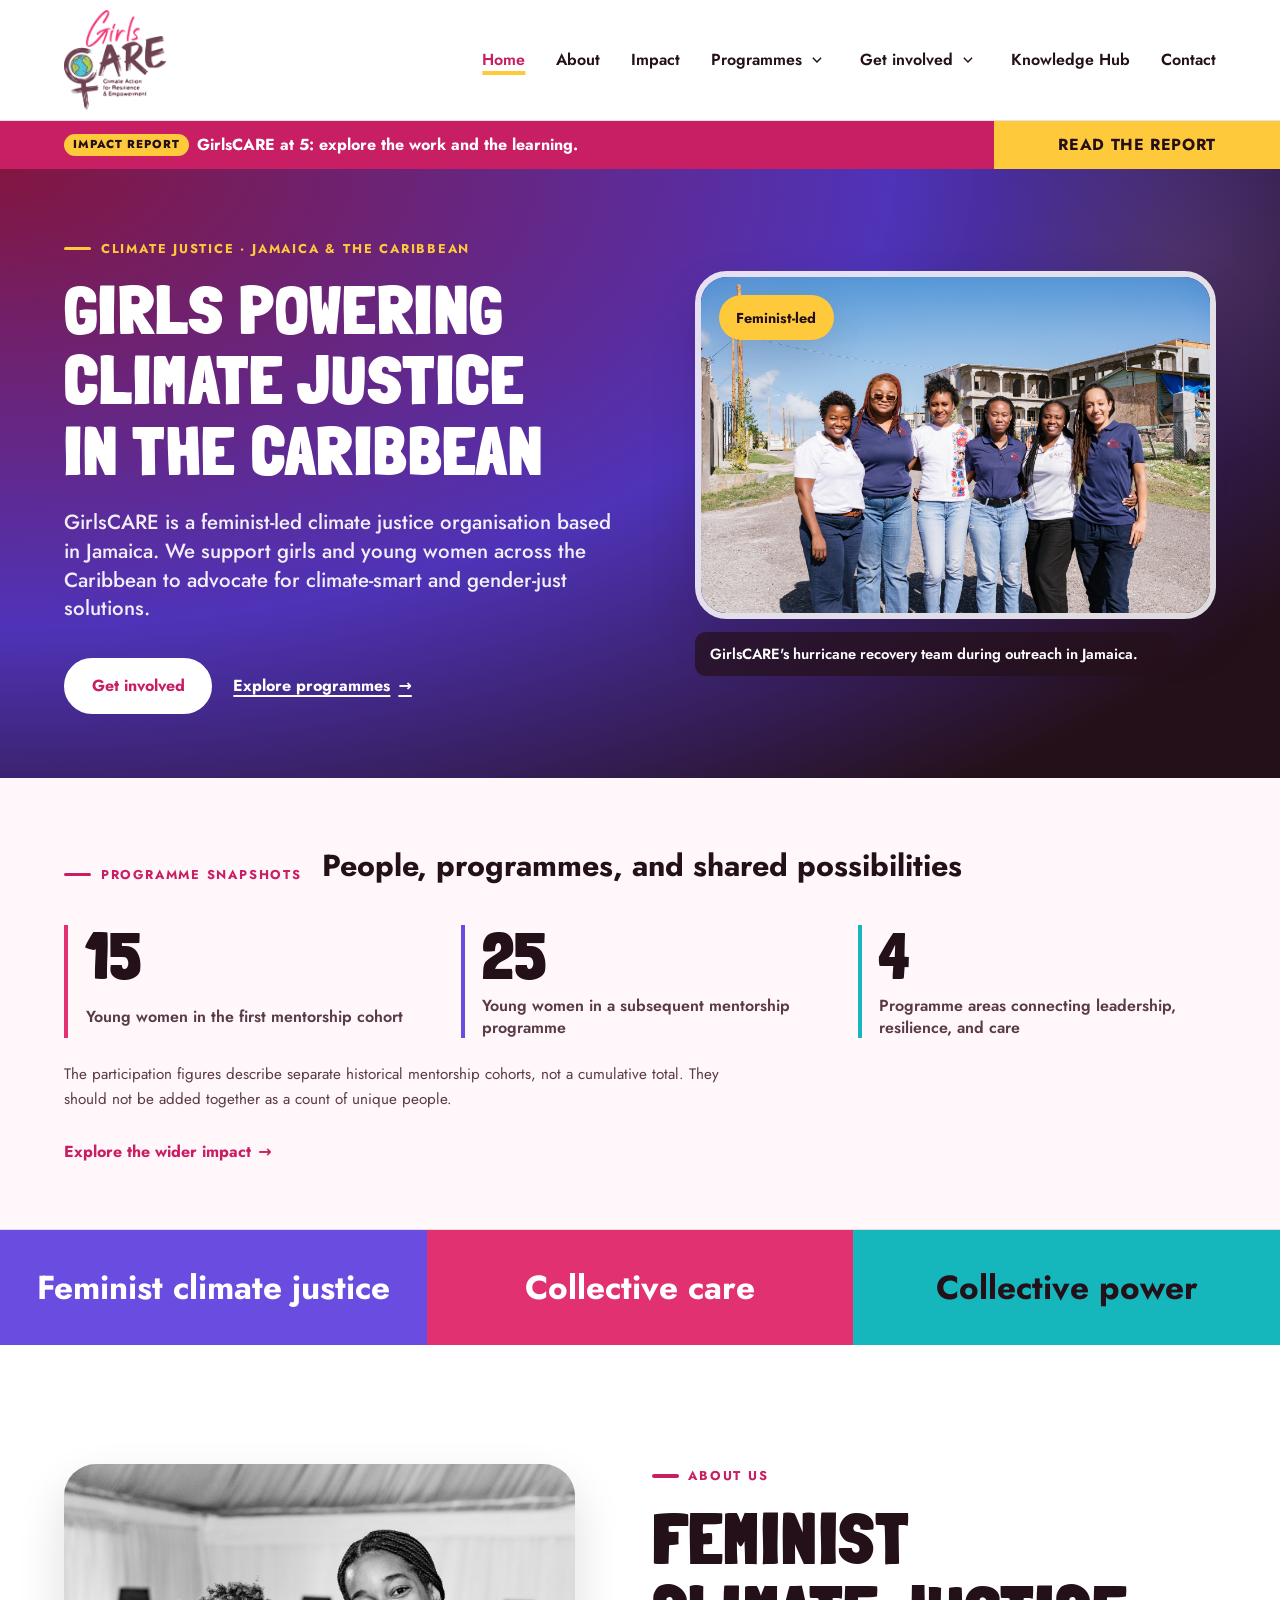
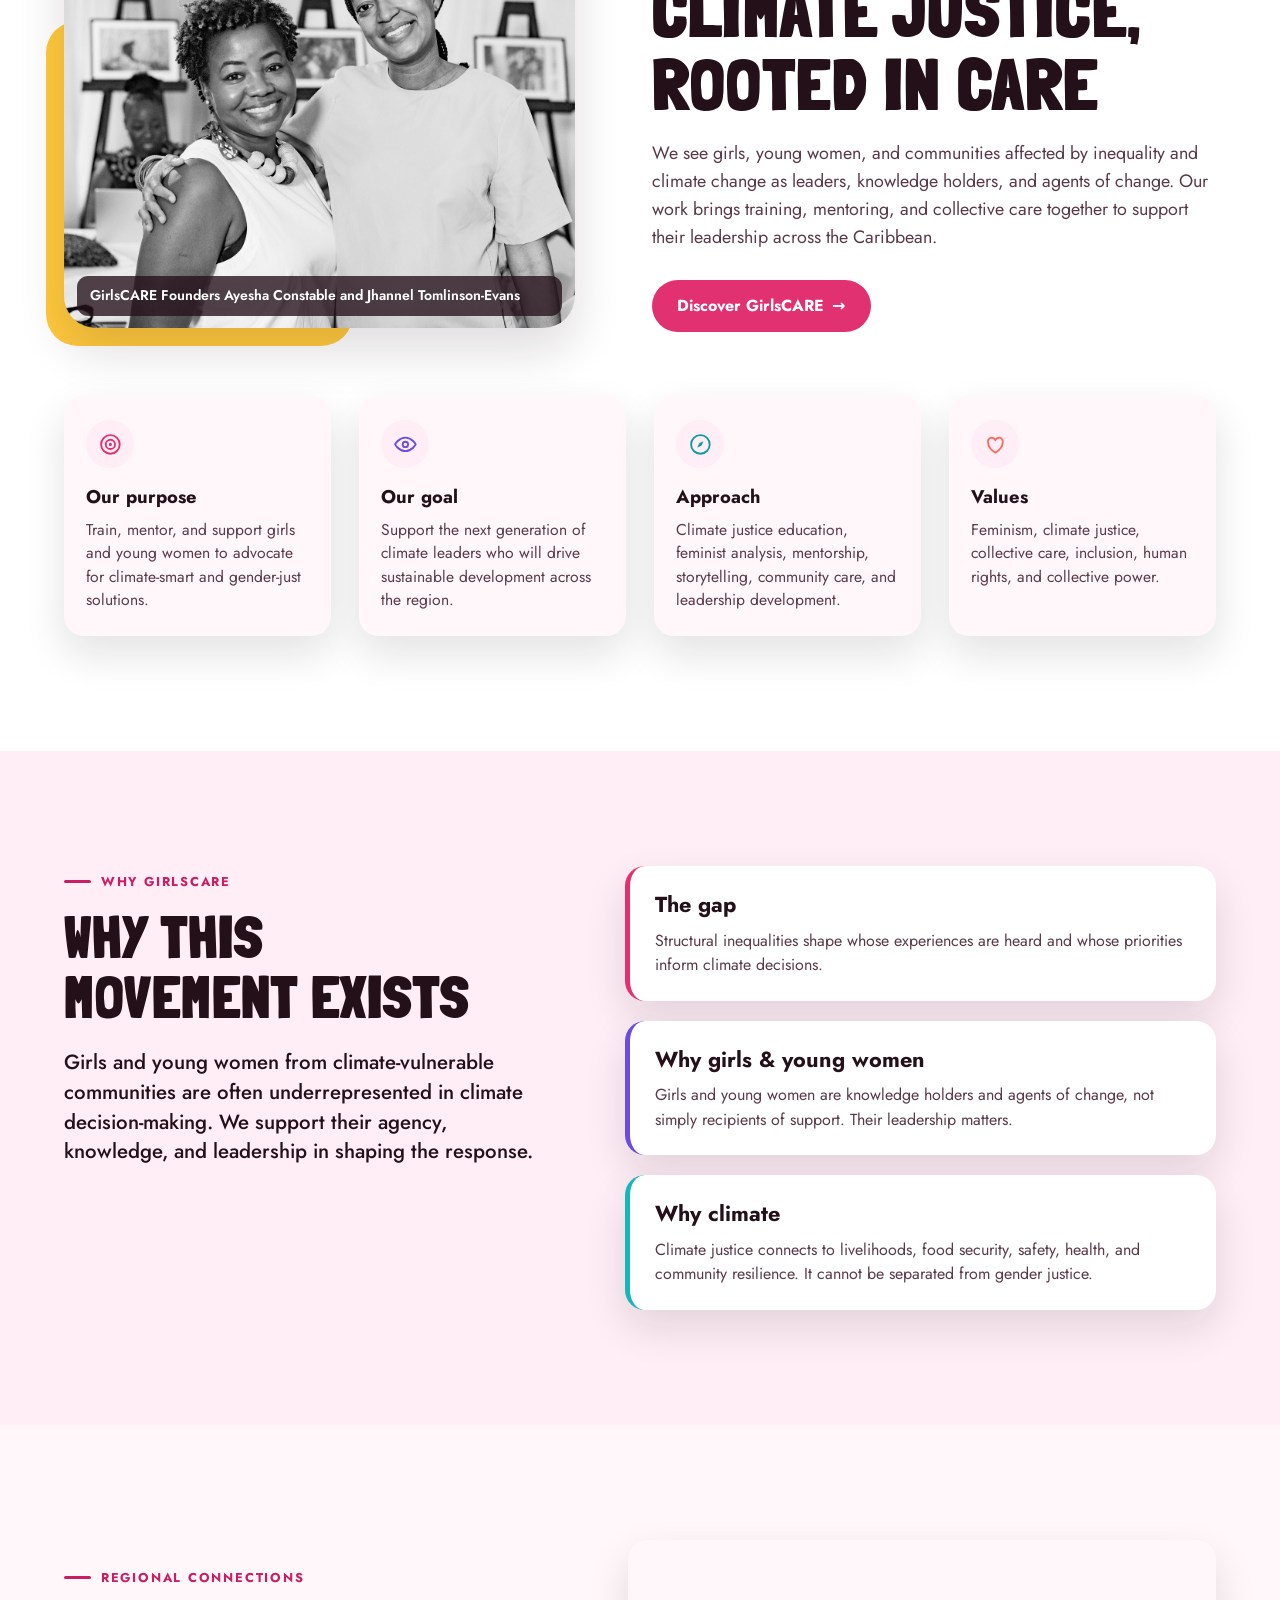
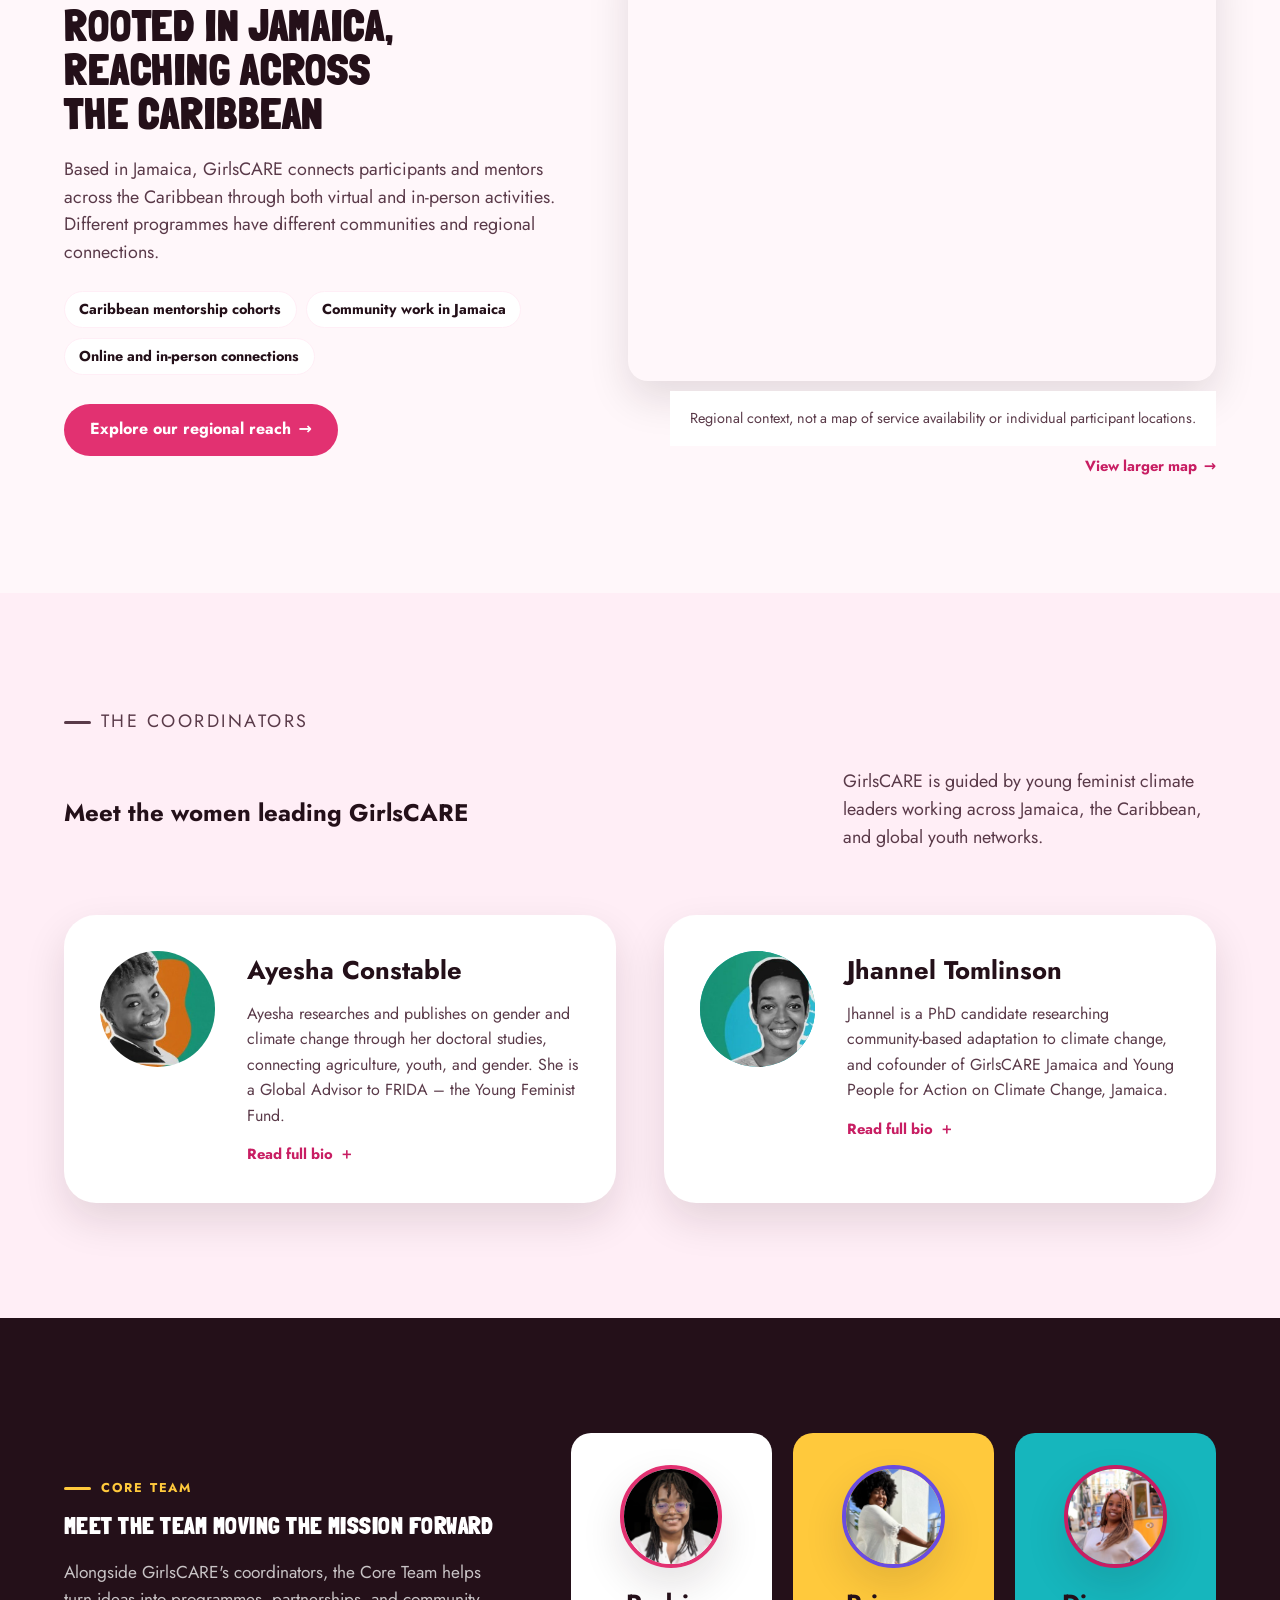
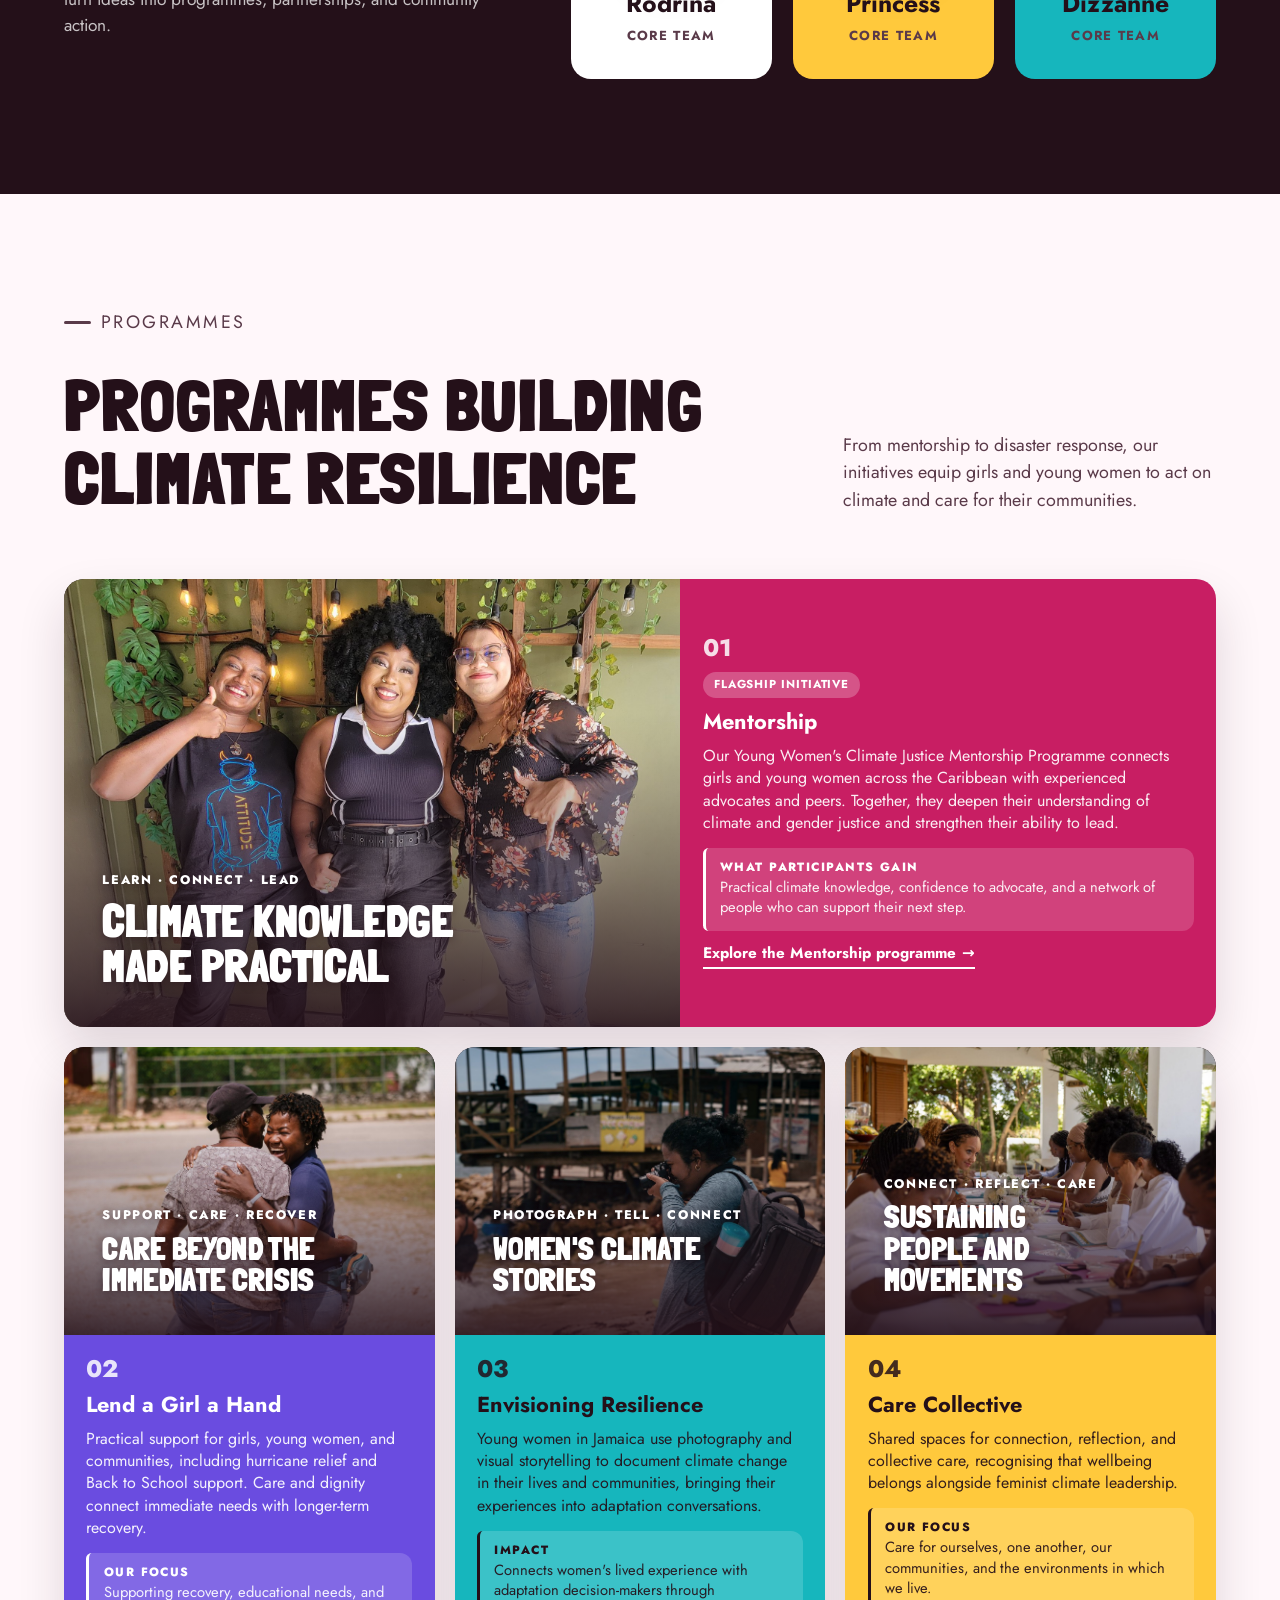
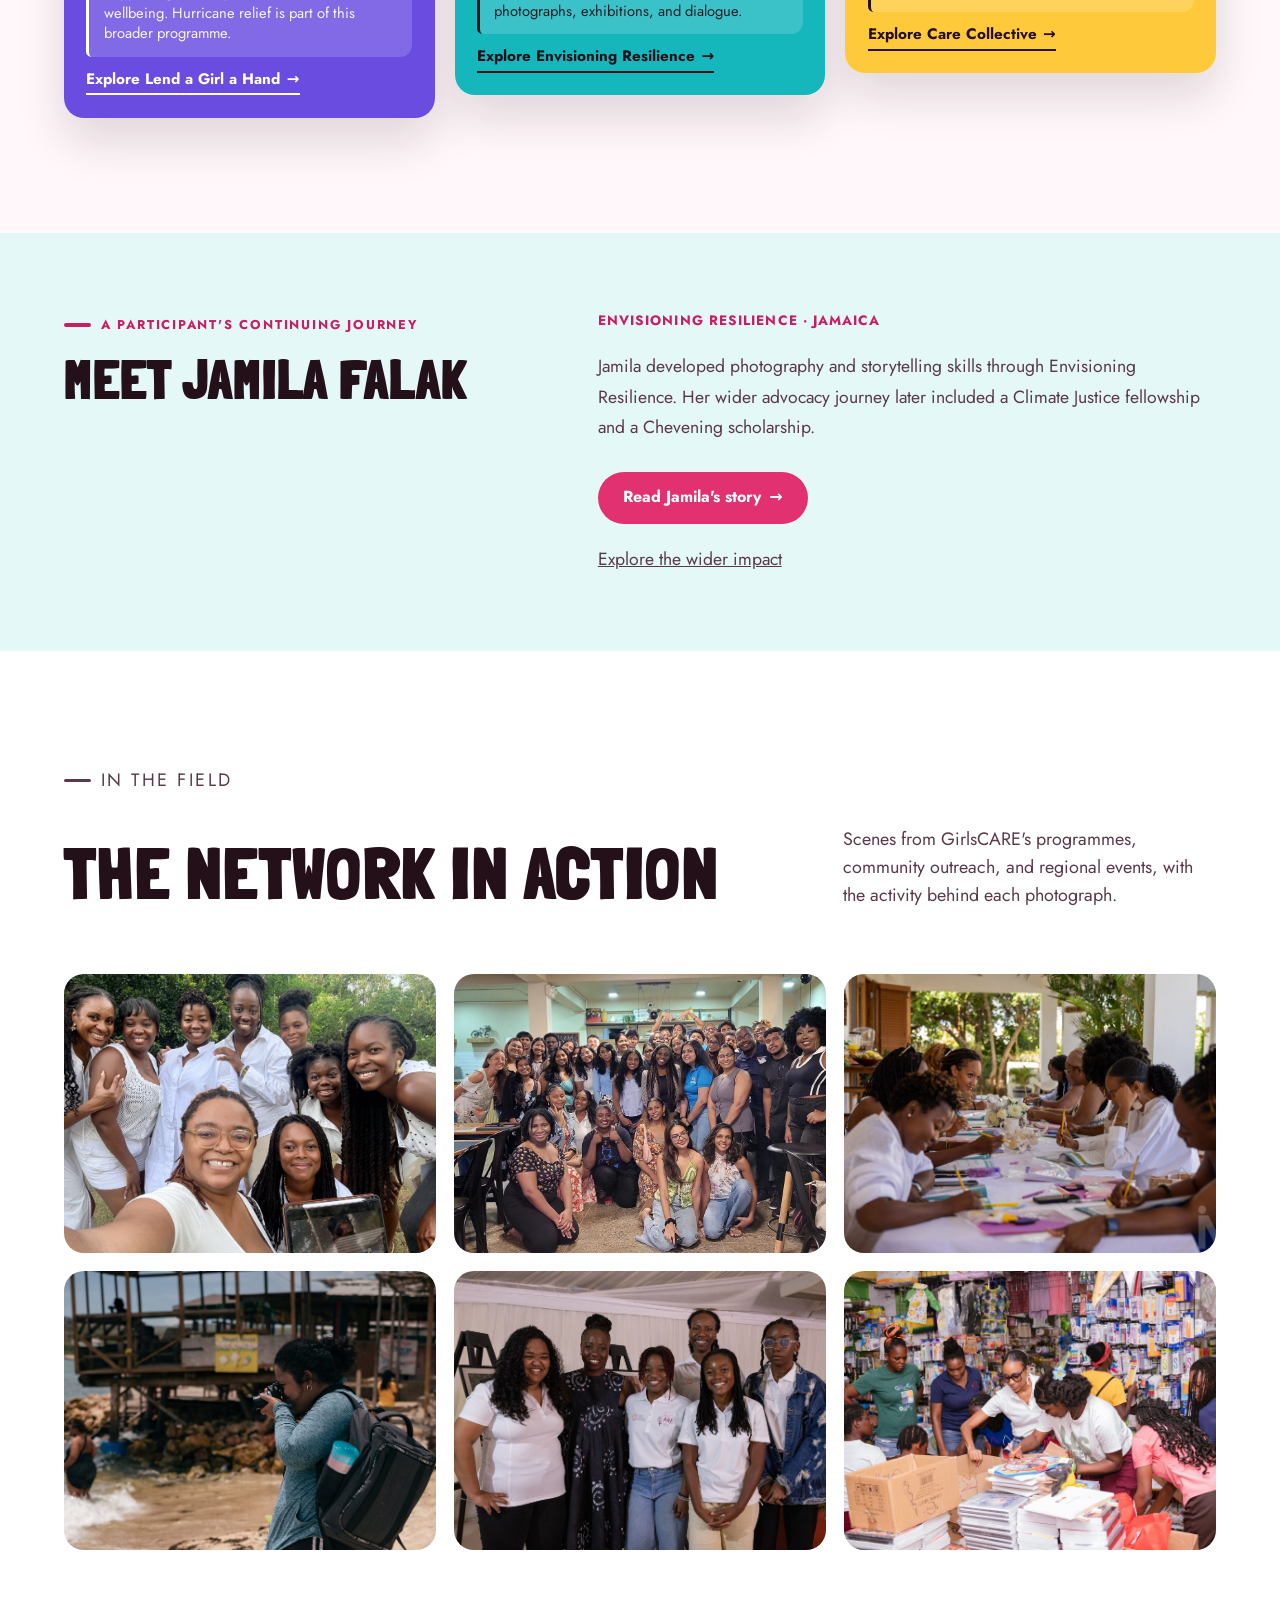
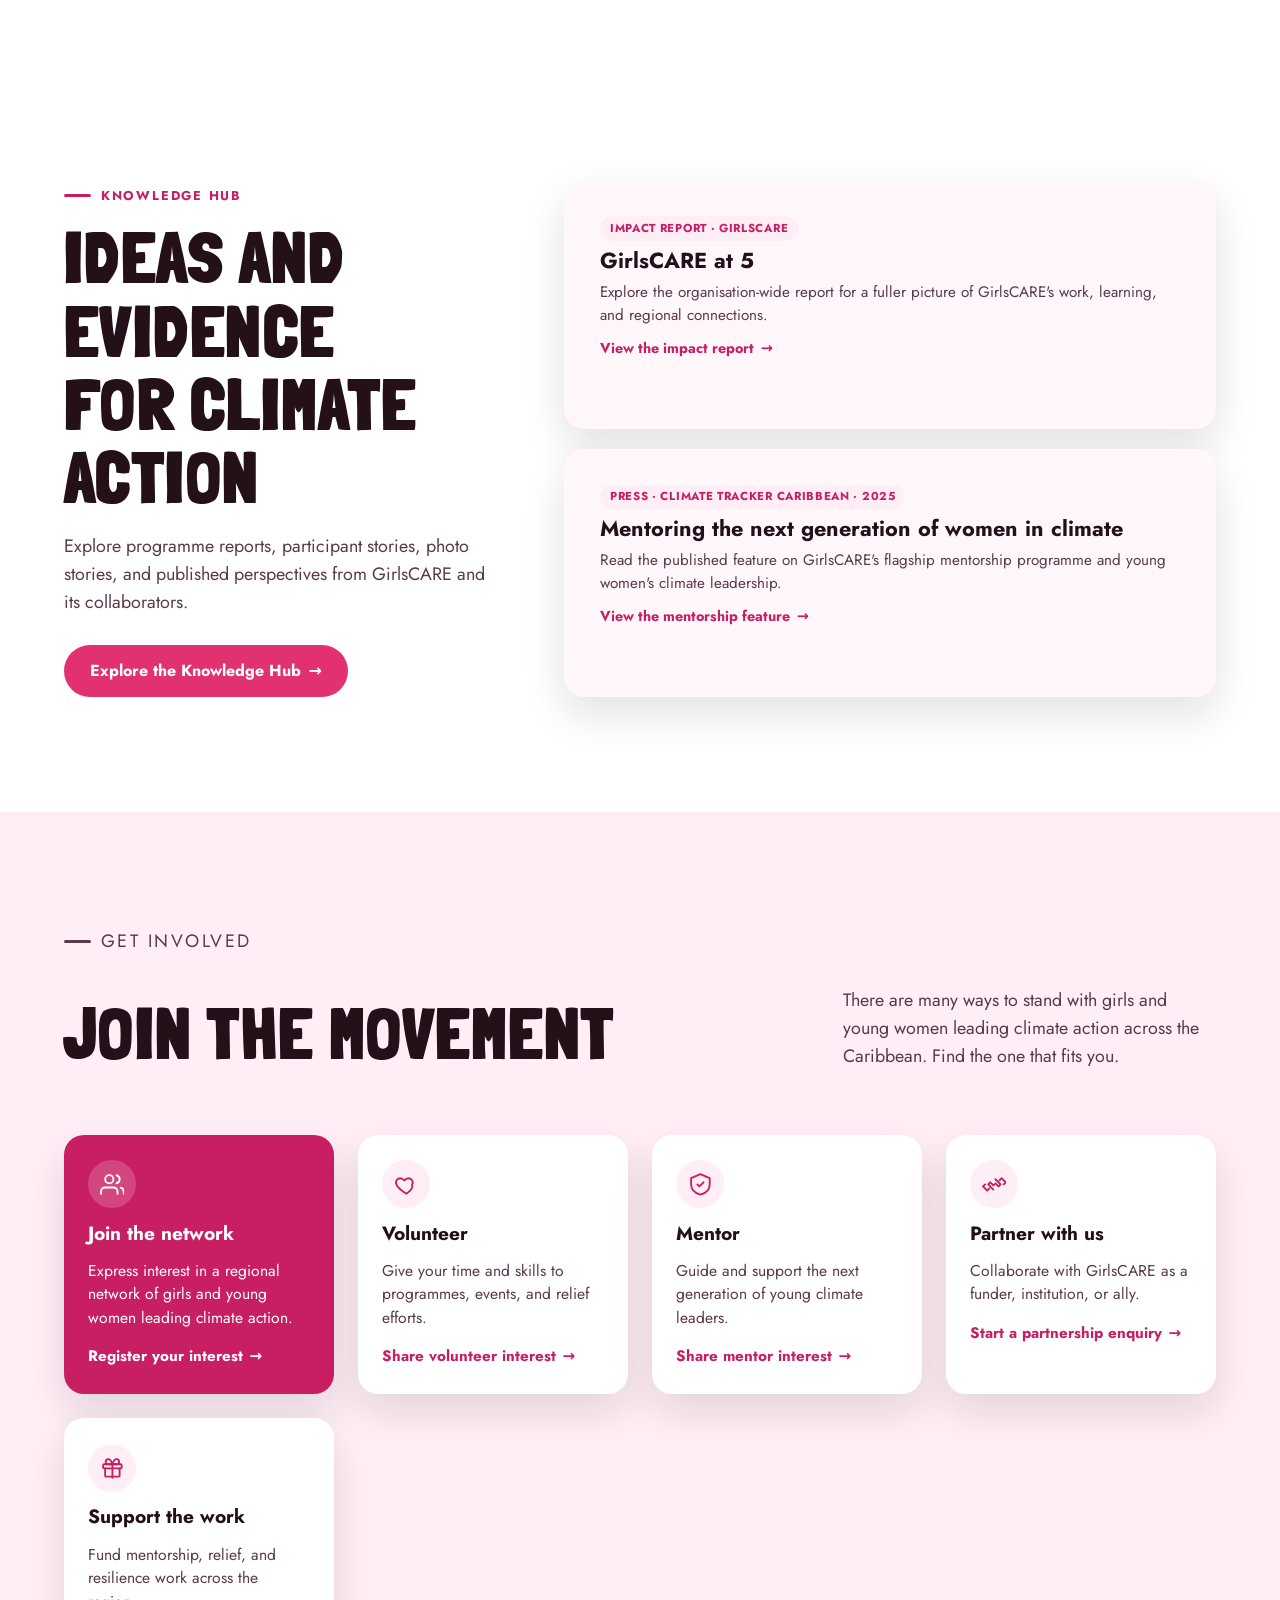
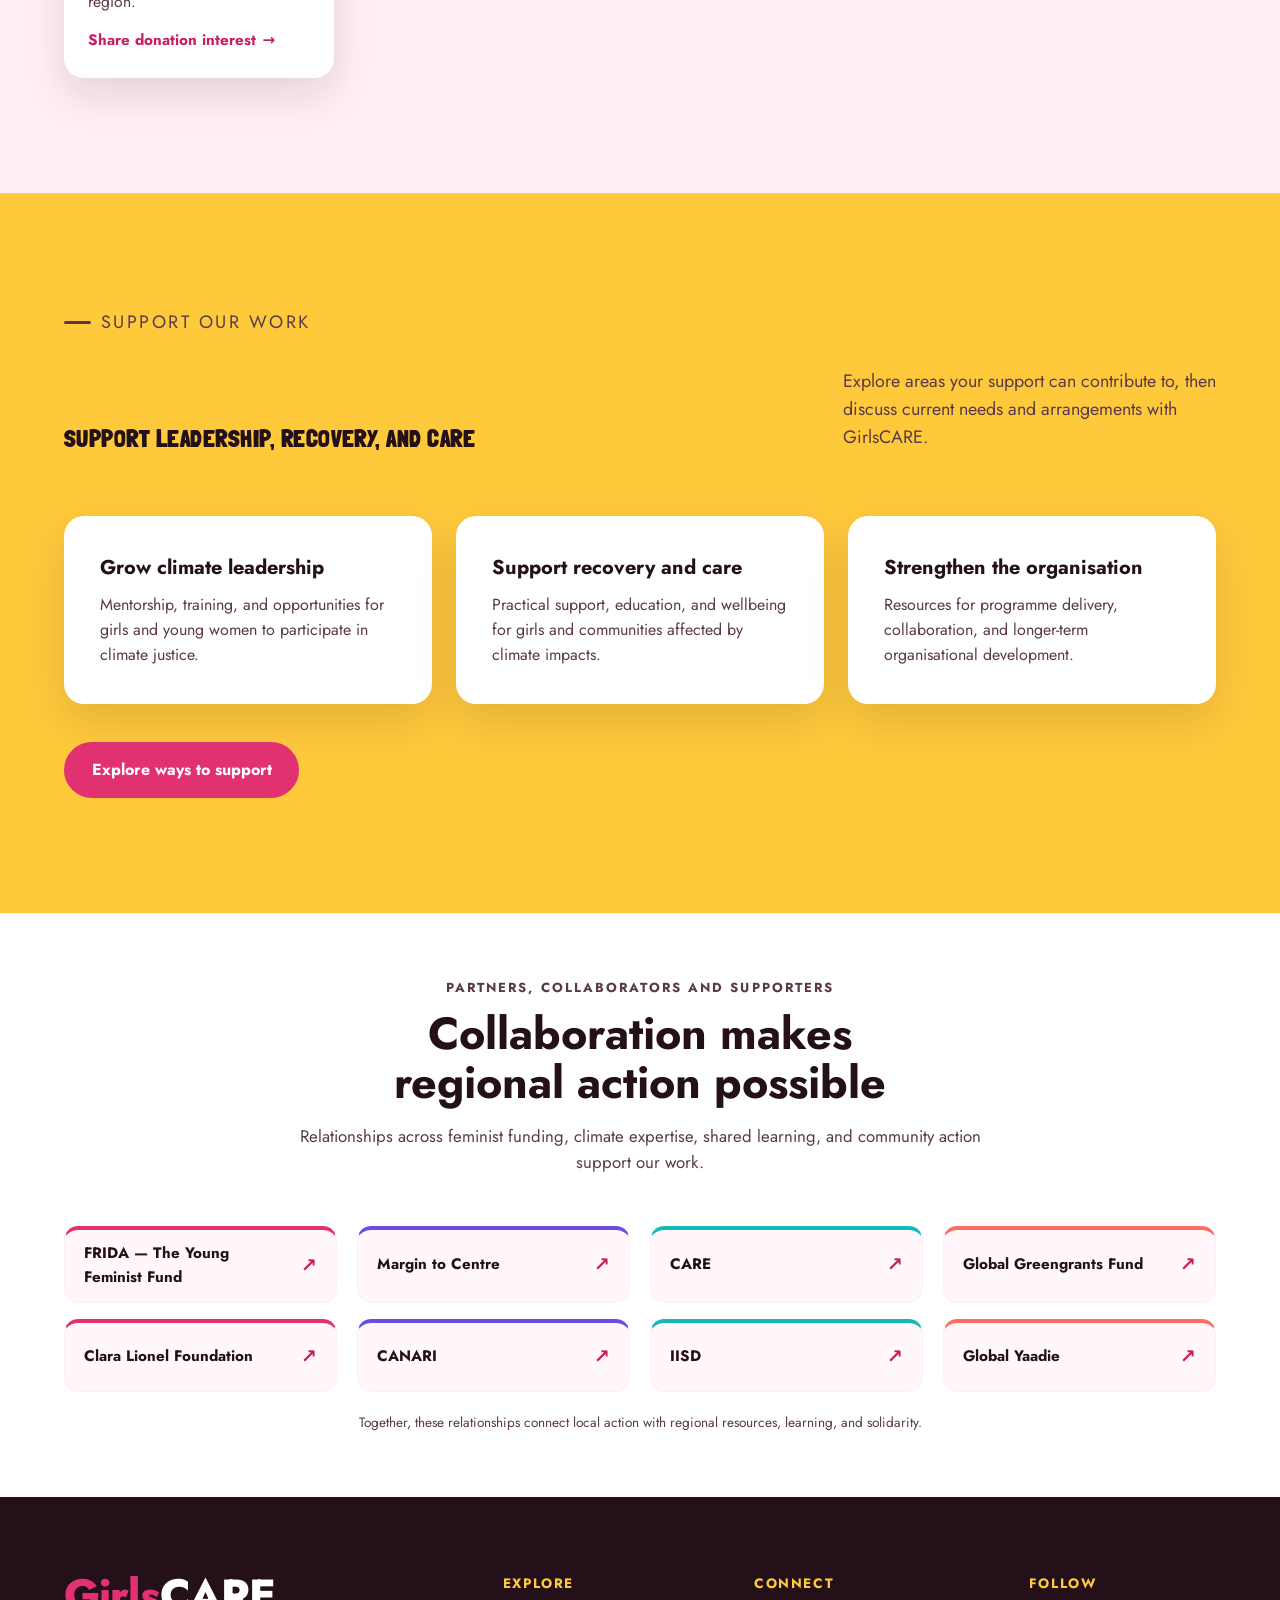
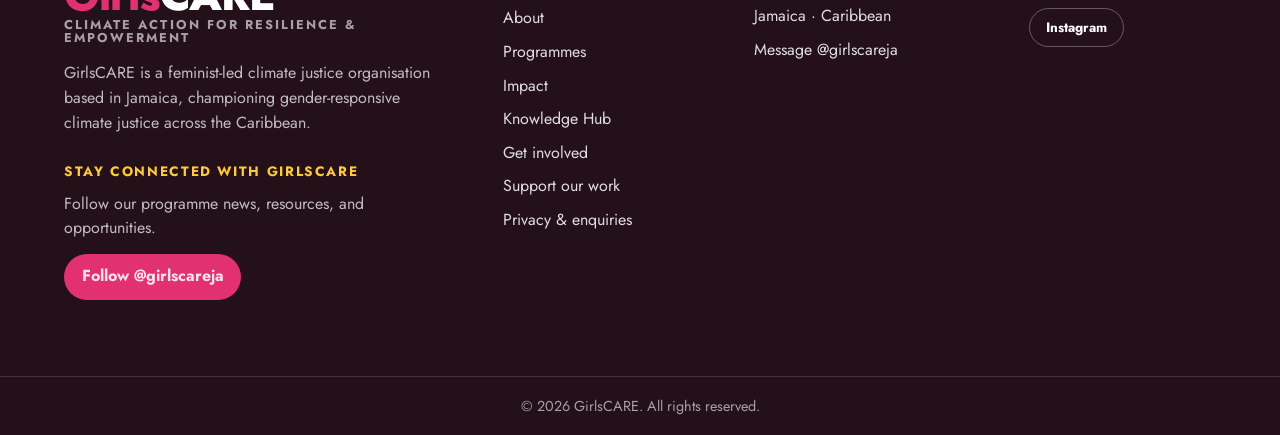
<file: public/index.html>
<!DOCTYPE html>
<html lang="en">
  <head>
    <meta charset="UTF-8" />
    <meta name="viewport" content="width=device-width, initial-scale=1.0" />
    <meta name="theme-color" content="#e23171" />
    <meta
      name="description"
      content="GirlsCARE is a feminist-led climate justice organisation based in Jamaica, supporting girls and young women to advocate for climate-smart and gender-just solutions across the Caribbean."
    />
    <title>GirlsCARE | Feminist Climate Justice in the Caribbean</title>
    <link rel="canonical" href="https://girlscarejamaica.web.app/" />
    <link rel="icon" type="image/png" href="/assets/favicon.png" />
    <meta property="og:type" content="website" />
    <meta property="og:site_name" content="GirlsCARE" />
    <meta property="og:locale" content="en_JM" />
    <meta property="og:title" content="GirlsCARE | Feminist Climate Justice in the Caribbean" />
    <meta
      property="og:description"
      content="A feminist-led climate justice organisation rooted in Jamaica, connecting young women's leadership, collective power, and care across the Caribbean."
    />
    <meta property="og:url" content="https://girlscarejamaica.web.app/" />
    <meta property="og:image" content="https://girlscarejamaica.web.app/assets/girlscare-social-preview-v4.jpg" />
    <meta property="og:image:type" content="image/jpeg" />
    <meta property="og:image:width" content="1200" />
    <meta property="og:image:height" content="630" />
    <meta
      property="og:image:alt"
      content="GirlsCARE's hurricane recovery team in Jamaica beside the words Girls powering climate justice in the Caribbean."
    />
    <meta name="twitter:card" content="summary_large_image" />
    <meta name="twitter:title" content="GirlsCARE | Feminist Climate Justice in the Caribbean" />
    <meta
      name="twitter:description"
      content="A feminist-led climate justice organisation supporting girls and young women across Jamaica and the Caribbean."
    />
    <meta name="twitter:image" content="https://girlscarejamaica.web.app/assets/girlscare-social-preview-v4.jpg" />
    <meta
      name="twitter:image:alt"
      content="GirlsCARE members together in Jamaica beside the words Girls powering climate justice in the Caribbean."
    />
    <link rel="preconnect" href="https://fonts.googleapis.com" />
    <link rel="preconnect" href="https://fonts.gstatic.com" crossorigin />
    <link
      href="https://fonts.googleapis.com/css2?family=Jost:wght@400;500;600;700;800&display=swap"
      rel="stylesheet"
    />
    <link
      rel="preload"
      href="assets/fonts/londrina-solid-black.ttf"
      as="font"
      type="font/ttf"
      crossorigin
    />
    <link rel="stylesheet" href="styles.css?v=27" />
    <link rel="stylesheet" href="impact.css?v=1" />
  </head>
  <body>
    <a class="skip-link" href="#main-content">Skip to main content</a>

    <header class="site-header">
      <nav class="site-nav" aria-label="Main navigation">
        <a class="brand" href="index.html#home" aria-label="GirlsCARE home">
          <img
            class="brand__logo"
            src="assets/girlscare-logo.png"
            width="890"
            height="864"
            alt=""
          />
        </a>

        <button class="nav-toggle" type="button" aria-expanded="false" aria-controls="primary-navigation">
          <span class="visually-hidden">Open main menu</span>
          <span class="nav-toggle__icon" aria-hidden="true">
            <span></span><span></span><span></span>
          </span>
        </button>

        <ul class="nav-links" id="primary-navigation">
          <li><a href="index.html#home" data-nav-section="home" aria-current="page">Home</a></li>
          <li><a href="about.html">About</a></li>
          <li><a href="impact.html">Impact</a></li>
          <li class="nav-item--submenu">
            <div class="nav-menu__trigger">
              <a href="index.html#programs" data-nav-section="programs">Programmes</a>
              <button class="nav-submenu__toggle" type="button" aria-expanded="false" aria-controls="programmes-menu">
                <span class="visually-hidden">Open Programmes menu</span>
                <svg viewBox="0 0 12 8" aria-hidden="true"><path d="m1 1 5 5 5-5" /></svg>
              </button>
            </div>
            <ul class="nav-submenu" id="programmes-menu">
              <li><a href="programmes/mentorship.html">Mentorship</a></li>
              <li><a href="programmes/lend-a-girl-a-hand.html">Lend a Girl a Hand</a></li>
              <li><a href="programmes/envisioning-resilience.html">Envisioning Resilience</a></li>
              <li><a href="programmes/care-collective.html">Care Collective</a></li>
            </ul>
          </li>
          <li class="nav-item--submenu">
            <div class="nav-menu__trigger">
              <a href="get-involved.html">Get involved</a>
              <button class="nav-submenu__toggle" type="button" aria-expanded="false" aria-controls="get-involved-menu">
                <span class="visually-hidden">Open Get involved menu</span>
                <svg viewBox="0 0 12 8" aria-hidden="true"><path d="m1 1 5 5 5-5" /></svg>
              </button>
            </div>
            <ul class="nav-submenu" id="get-involved-menu">
              <li><a href="get-involved.html#join">Join the network</a></li>
              <li><a href="get-involved.html#volunteer">Volunteer</a></li>
              <li><a href="get-involved.html#mentor">Become a mentor</a></li>
              <li><a href="get-involved.html#partner">Partner with us</a></li>
              <li><a href="support.html#donation-interest">Support our work</a></li>
            </ul>
          </li>
          <li><a href="knowledge-hub.html">Knowledge Hub</a></li>
          <li><a href="#contact" data-nav-section="contact">Contact</a></li>
        </ul>
      </nav>
    </header>

    <main id="main-content">
      <section class="notice" aria-label="Featured impact report">
        <p>
          <span class="notice__tag">Impact report</span>
          GirlsCARE at 5: explore the work and the learning.
        </p>
        <a href="knowledge-hub.html#girlscare-at-five">Read the report</a>
      </section>

      <section class="hero" id="home" aria-labelledby="hero-title">
        <div class="hero__copy">
          <p class="section-kicker">Climate Justice · Jamaica &amp; the Caribbean</p>
          <h1 id="hero-title">Girls powering climate justice in the Caribbean</h1>
          <p>
            GirlsCARE is a feminist-led climate justice organisation based in
            Jamaica. We support girls and young women across the Caribbean
            to advocate for climate-smart and gender-just solutions.
          </p>
          <div class="hero__actions">
            <a class="button button--primary" href="get-involved.html">Get involved</a>
            <a class="button button--secondary" href="#programs">
              Explore programmes
            </a>
          </div>
        </div>

        <figure class="hero__visual hero__visual--landscape">
          <img
            src="assets/homepage-hurricane-recovery-team.jpg"
            width="1800"
            height="1198"
            alt="Six members of GirlsCARE's hurricane recovery team standing together in Jamaica"
            fetchpriority="high"
          />
          <figcaption>GirlsCARE's hurricane recovery team during outreach in Jamaica.</figcaption>
          <span class="hero__badge">Feminist-led</span>
        </figure>
      </section>

      <section class="impact-band impact-band--snapshots" id="impact" aria-labelledby="impact-title">
        <div class="section-shell">
          <div class="impact-band__head">
            <p class="section-kicker">Programme snapshots</p>
            <h2 id="impact-title">People, programmes, and shared possibilities</h2>
          </div>
          <dl class="impact-band__grid" aria-describedby="home-snapshot-note">
            <div>
              <dt>15</dt>
              <dd>Young women in the first mentorship cohort</dd>
            </div>
            <div>
              <dt>25</dt>
              <dd>Young women in a subsequent mentorship programme</dd>
            </div>
            <div>
              <dt>4</dt>
              <dd>Programme areas connecting leadership, resilience, and care</dd>
            </div>
          </dl>
          <p class="impact-snapshot-note" id="home-snapshot-note">
            The participation figures describe separate historical mentorship
            cohorts, not a cumulative total. They should not be added together
            as a count of unique people.
          </p>
          <a class="impact-band__link" href="impact.html">
            Explore the wider impact <span aria-hidden="true">→</span>
          </a>
        </div>
      </section>

      <section
        class="care-strip"
        aria-label="Our values at a glance"
      >
        <div class="care-strip__item">
          <span>Feminist climate justice</span>
        </div>
        <div class="care-strip__item">
          <span>Collective care</span>
        </div>
        <div class="care-strip__item">
          <span>Collective power</span>
        </div>
      </section>

      <section class="about" id="about" aria-labelledby="about-title">
        <div class="section-shell">
          <div class="about__grid">
            <figure class="about__image">
              <img
                src="assets/homepage-founders-ayesha-jhannel.jpg"
                width="1800"
                height="1202"
                alt="GirlsCARE founders Ayesha Constable and Jhannel Tomlinson-Evans smiling together"
                loading="lazy"
              />
              <figcaption>GirlsCARE Founders Ayesha Constable and Jhannel Tomlinson-Evans</figcaption>
            </figure>

            <div class="about__content">
              <p class="section-kicker">About Us</p>
              <h2 id="about-title">Feminist climate justice, rooted in care</h2>
              <p>
                We see girls, young women, and communities affected by inequality
                and climate change as leaders, knowledge holders, and agents of
                change. Our work brings training, mentoring, and collective care
                together to support their leadership across the Caribbean.
              </p>
              <a class="text-link" href="about.html">Discover GirlsCARE</a>
            </div>
          </div>

          <ul class="about__pillars">
            <li class="about__pillar">
              <span class="about__pillar-icon" aria-hidden="true">
                <svg viewBox="0 0 24 24" fill="none" stroke="currentColor" stroke-width="1.8" stroke-linecap="round" stroke-linejoin="round"><circle cx="12" cy="12" r="9"/><circle cx="12" cy="12" r="4.5"/><circle cx="12" cy="12" r="0.6" fill="currentColor"/></svg>
              </span>
              <h3>Our purpose</h3>
              <p>Train, mentor, and support girls and young women to advocate for climate-smart and gender-just solutions.</p>
            </li>
            <li class="about__pillar">
              <span class="about__pillar-icon" aria-hidden="true">
                <svg viewBox="0 0 24 24" fill="none" stroke="currentColor" stroke-width="1.8" stroke-linecap="round" stroke-linejoin="round"><path d="M2 12s3.6-6.5 10-6.5S22 12 22 12s-3.6 6.5-10 6.5S2 12 2 12Z"/><circle cx="12" cy="12" r="2.6"/></svg>
              </span>
              <h3>Our goal</h3>
              <p>Support the next generation of climate leaders who will drive sustainable development across the region.</p>
            </li>
            <li class="about__pillar">
              <span class="about__pillar-icon" aria-hidden="true">
                <svg viewBox="0 0 24 24" fill="none" stroke="currentColor" stroke-width="1.8" stroke-linecap="round" stroke-linejoin="round"><circle cx="12" cy="12" r="9"/><path d="m15 9-4 1.6L9 15l4-1.6L15 9Z" fill="currentColor" stroke="none"/></svg>
              </span>
              <h3>Approach</h3>
              <p>Climate justice education, feminist analysis, mentorship, storytelling, community care, and leadership development.</p>
            </li>
            <li class="about__pillar">
              <span class="about__pillar-icon" aria-hidden="true">
                <svg viewBox="0 0 24 24" fill="none" stroke="currentColor" stroke-width="1.8" stroke-linecap="round" stroke-linejoin="round"><path d="M12 20s-7-4.4-7-9.4A3.6 3.6 0 0 1 12 8a3.6 3.6 0 0 1 7 2.6c0 5-7 9.4-7 9.4Z"/></svg>
              </span>
              <h3>Values</h3>
              <p>Feminism, climate justice, collective care, inclusion, human rights, and collective power.</p>
            </li>
          </ul>
        </div>
      </section>

      <section class="why" id="why" aria-labelledby="why-title">
        <div class="section-shell why__grid">
          <div class="why__lead">
            <p class="section-kicker">Why GirlsCARE</p>
            <h2 id="why-title">Why this movement exists</h2>
            <p>
              Girls and young women from climate-vulnerable communities are
              often underrepresented in climate decision-making. We support
              their agency, knowledge, and leadership in shaping the response.
            </p>
          </div>
          <ul class="why__reasons">
            <li>
              <h3>The gap</h3>
              <p>
                Structural inequalities shape whose experiences are heard
                and whose priorities inform climate decisions.
              </p>
            </li>
            <li>
              <h3>Why girls &amp; young women</h3>
              <p>
                Girls and young women are knowledge holders and agents of change,
                not simply recipients of support. Their leadership matters.
              </p>
            </li>
            <li>
              <h3>Why climate</h3>
              <p>
                Climate justice connects to livelihoods, food security, safety,
                health, and community resilience. It cannot be separated
                from gender justice.
              </p>
            </li>
          </ul>
        </div>
      </section>

      <section class="reach" id="reach" aria-labelledby="reach-title">
        <div class="section-shell reach__grid">
          <div class="reach__intro">
            <p class="section-kicker">Regional connections</p>
            <h2 id="reach-title">Rooted in Jamaica, reaching across the Caribbean</h2>
            <p>
              Based in Jamaica, GirlsCARE connects participants and mentors
              across the Caribbean through both virtual and in-person
              activities. Different programmes have different communities
              and regional connections.
            </p>
            <ul class="reach__list">
              <li>Caribbean mentorship cohorts</li>
              <li>Community work in Jamaica</li>
              <li>Online and in-person connections</li>
            </ul>
            <a class="text-link" href="impact.html#regional-reach">Explore our regional reach</a>
          </div>
          <div class="reach__map">
            <iframe
              title="Regional map of Jamaica and the Caribbean"
              src="https://www.openstreetmap.org/export/embed.html?bbox=-90.0%2C0.0%2C-53.0%2C27.0&amp;layer=mapnik"
              loading="lazy"
              referrerpolicy="no-referrer-when-downgrade"
            ></iframe>
            <p class="impact-map-note">Regional context, not a map of service availability or individual participant locations.</p>
            <a
              class="reach__map-link"
              href="https://www.openstreetmap.org/#map=4/14/-72"
              target="_blank"
              rel="noopener"
              aria-label="View the regional map on OpenStreetMap (opens in a new tab)"
            >View larger map <span aria-hidden="true">→</span></a>
          </div>
        </div>
      </section>
      <section
        class="coordinators"
        id="coordinators"
        aria-labelledby="coordinators-title"
      >
        <div class="section-shell">
          <div class="section-heading">
            <p class="section-kicker">The Coordinators</p>
            <h2 id="coordinators-title">Meet the women leading GirlsCARE</h2>
            <p>
              GirlsCARE is guided by young feminist climate leaders working across
              Jamaica, the Caribbean, and global youth networks.
            </p>
          </div>

          <div class="coordinators-grid">
            <article class="coordinator-card">
              <!-- Portrait from the supplied GirlsCARE brochure via artofmarc.com/work/girlscare. -->
              <div class="coordinator-card__photo">
                <img
                  src="assets/coordinator-ayesha.jpg"
                  width="320"
                  height="320"
                  alt="Portrait of Ayesha Constable, GirlsCARE coordinator"
                  loading="lazy"
                />
              </div>
              <div class="coordinator-card__body">
                <h3>Ayesha Constable</h3>
                <p>
                  Ayesha researches and publishes on gender and climate change
                  through her doctoral studies, connecting agriculture, youth,
                  and gender. She is a Global Advisor to FRIDA – the Young
                  Feminist Fund.
                </p>
                <details class="coordinator-card__more">
                  <summary>Read full bio</summary>
                  <p>
                    She has served on several regional and global youth networks
                    — including the Caribbean Youth Environment Network and
                    Commonwealth Youth Climate Network — is former Caribbean
                    Coordinator for the Sustainable Development Solutions Youth
                    Network, and a regional representative for Global Power Shift
                    (350.org).
                  </p>
                </details>
              </div>
            </article>

            <article class="coordinator-card">
              <!-- Portrait supplied and approved by Jhannel Tomlinson. -->
              <div class="coordinator-card__photo">
                <img
                  src="assets/coordinator-jhannel.jpg"
                  width="683"
                  height="1024"
                  alt="Portrait of Jhannel Tomlinson, GirlsCARE coordinator"
                  loading="lazy"
                />
              </div>
              <div class="coordinator-card__body">
                <h3>Jhannel Tomlinson</h3>
                <p>
                  Jhannel is a PhD candidate researching community-based
                  adaptation to climate change, and cofounder of GirlsCARE
                  Jamaica and Young People for Action on Climate Change, Jamaica.
                </p>
                <details class="coordinator-card__more">
                  <summary>Read full bio</summary>
                  <p>
                    She is Caribbean Advisor for the NextGen Climate Board,
                    Sustainability Lead for the JAWiC Board, and the Prime
                    Minister's Youth Awardee for Environmental Protection (2019).
                    She has been named one of "50 Next" youth advancing the
                    future of food and has represented Jamaica as a youth climate
                    champion in Paris, Poland, and Spain.
                  </p>
                </details>
              </div>
            </article>
          </div>
        </div>
      </section>

      <!-- Additional team roles and advisory profiles require approved details. -->
      <section class="core-team" id="core-team" aria-labelledby="core-team-title">
        <div class="section-shell core-team__layout">
          <div class="core-team__intro">
            <p class="section-kicker">Core Team</p>
            <h2 id="core-team-title">Meet the team moving the mission forward</h2>
            <p>
              Alongside GirlsCARE's coordinators, the Core Team helps turn ideas
              into programmes, partnerships, and community action.
            </p>
          </div>
          <ul class="core-team__list">
            <li class="core-team__member">
              <img
                class="core-team__portrait"
                src="assets/core-team-rodrina.jpg"
                width="800"
                height="800"
                alt=""
                loading="lazy"
              />
              <div>
                <h3>Rodrina</h3>
                <p>Core Team</p>
              </div>
            </li>
            <li class="core-team__member">
              <img
                class="core-team__portrait"
                src="assets/core-team-princess.jpg"
                width="800"
                height="800"
                alt=""
                loading="lazy"
              />
              <div>
                <h3>Princess</h3>
                <p>Core Team</p>
              </div>
            </li>
            <li class="core-team__member">
              <img
                class="core-team__portrait"
                src="assets/core-team-dizzanne.jpg"
                width="800"
                height="800"
                alt=""
                loading="lazy"
              />
              <div>
                <h3>Dizzanne</h3>
                <p>Core Team</p>
              </div>
            </li>
          </ul>
        </div>
      </section>

      <section class="programs" id="programs" aria-labelledby="programs-title">
        <div class="section-shell">
          <div class="section-heading">
            <p class="section-kicker">Programmes</p>
            <h2 id="programs-title">
              Programmes building climate resilience
            </h2>
            <p>
              From mentorship to disaster response, our initiatives equip girls
              and young women to act on climate and care for their communities.
            </p>
          </div>

          <div class="programs-grid">
            <article class="program-card program-card--feature">
              <figure class="program-card__visual program-photo program-photo--mentorship program-photo--homepage-mentorship">
                <img
                  src="assets/homepage-mentorship-participants.jpg"
                  width="1800"
                  height="1200"
                  alt="Three GirlsCARE mentorship participants smiling together"
                  loading="lazy"
                />
                <figcaption>
                  <span>Learn · Connect · Lead</span>
                  <strong>Climate knowledge made practical</strong>
                </figcaption>
              </figure>
              <div class="program-card__body">
                <span class="program-card__number">01</span>
                <p class="program-card__label">Flagship Initiative</p>
                <h3>Mentorship</h3>
                <p>
                  Our Young Women's Climate Justice Mentorship Programme connects
                  girls and young women across the Caribbean with experienced
                  advocates and peers. Together, they deepen their understanding
                  of climate and gender justice and strengthen their ability to lead.
                </p>
                <div class="program-card__impact">
                  <span>What participants gain</span>
                  <p>Practical climate knowledge, confidence to advocate, and a network of people who can support their next step.</p>
                </div>
                <a class="program-card__more" href="programmes/mentorship.html">Explore the Mentorship programme <span aria-hidden="true">→</span></a>
              </div>
            </article>

            <article class="program-card">
              <figure class="program-card__visual program-photo program-photo--relief">
                <img
                  src="assets/hurricane-relief-outreach.jpg"
                  width="1800"
                  height="1198"
                  alt="A GirlsCARE outreach team member embracing a woman during hurricane recovery support"
                  loading="lazy"
                />
                <figcaption>
                  <span>Support · Care · Recover</span>
                  <strong>Care beyond the immediate crisis</strong>
                </figcaption>
              </figure>
              <div class="program-card__body">
                <span class="program-card__number">02</span>
                <h3>Lend a Girl a Hand</h3>
                <p>
                  Practical support for girls, young women, and communities,
                  including hurricane relief and Back to School support.
                  Care and dignity connect immediate needs with longer-term recovery.
                </p>
                <div class="program-card__impact">
                  <span>Our focus</span>
                  <p>Supporting recovery, educational needs, and wellbeing. Hurricane relief is part of this broader programme.</p>
                </div>
                <a class="program-card__more" href="programmes/lend-a-girl-a-hand.html">Explore Lend a Girl a Hand <span aria-hidden="true">→</span></a>
              </div>
            </article>

            <article class="program-card">
              <figure class="program-card__visual program-photo program-photo--resilience">
                <img
                  src="assets/envisioning-resilience-camera-work.jpg"
                  width="1800"
                  height="1202"
                  alt="A participant taking photographs during Envisioning Resilience at Hellshire Beach"
                  loading="lazy"
                />
                <figcaption>
                  <span>Photograph · Tell · Connect</span>
                  <strong>Women's climate stories</strong>
                </figcaption>
              </figure>
              <div class="program-card__body">
                <span class="program-card__number">03</span>
                <h3>Envisioning Resilience</h3>
                <p>
                  Young women in Jamaica use photography and visual storytelling
                  to document climate change in their lives and communities,
                  bringing their experiences into adaptation conversations.
                </p>
                <div class="program-card__impact">
                  <span>Impact</span>
                  <p>Connects women's lived experience with adaptation decision-makers through photographs, exhibitions, and dialogue.</p>
                </div>
                <a class="program-card__more" href="programmes/envisioning-resilience.html">Explore Envisioning Resilience <span aria-hidden="true">→</span></a>
              </div>
            </article>

            <article class="program-card">
              <figure class="program-card__visual program-photo program-photo--collective">
                <img
                  src="assets/care-collective-retreat.jpg"
                  width="1800"
                  height="1201"
                  alt="Care Collective members working together around a long table at a visioning retreat"
                  loading="lazy"
                />
                <figcaption>
                  <span>Connect · Reflect · Care</span>
                  <strong>Sustaining people and movements</strong>
                </figcaption>
              </figure>
              <div class="program-card__body">
                <span class="program-card__number">04</span>
                <h3>Care Collective</h3>
                <p>
                  Shared spaces for connection, reflection, and collective
                  care, recognising that wellbeing belongs alongside
                  feminist climate leadership.
                </p>
                <div class="program-card__impact">
                  <span>Our focus</span>
                  <p>Care for ourselves, one another, our communities, and the environments in which we live.</p>
                </div>
                <a class="program-card__more" href="programmes/care-collective.html">Explore Care Collective <span aria-hidden="true">→</span></a>
              </div>
            </article>
          </div>
        </div>
      </section>

      <section class="impact-page-section impact-page-section--teal impact-story-preview" id="community-story" aria-labelledby="community-story-title">
        <div class="section-shell impact-story-grid">
          <div>
            <p class="section-kicker">A participant's continuing journey</p>
            <h2 id="community-story-title">Meet Jamila Falak</h2>
          </div>
          <div class="impact-story-copy">
            <p class="impact-story-meta">Envisioning Resilience &middot; Jamaica</p>
            <p>
              Jamila developed photography and storytelling skills through
              Envisioning Resilience. Her wider advocacy journey later
              included a Climate Justice fellowship and a Chevening scholarship.
            </p>
            <a class="text-link" href="knowledge-hub.html#jamila-falak">Read Jamila's story</a>
            <p><a href="impact.html#participant-stories">Explore the wider impact</a></p>
          </div>
        </div>
      </section>

      <!-- Photos selected from the programme-labelled GirlsCARE image library. -->
      <section class="gallery" aria-labelledby="gallery-title">
        <div class="section-shell">
          <div class="section-heading">
            <p class="section-kicker">In the field</p>
            <h2 id="gallery-title">The network in action</h2>
            <p>
              Scenes from GirlsCARE's programmes, community outreach, and
              regional events, with the activity behind each photograph.
            </p>
          </div>
          <ul class="gallery__grid">
            <li>
              <figure class="gallery__item photo-story" tabindex="0">
                <img
                  src="assets/about-care-collective.jpg"
                  width="1800"
                  height="1350"
                  alt="Care Collective members at their Q2 2026 quarterly session"
                  loading="lazy"
                />
                <figcaption>
                  <strong>Care Collective</strong>
                  <span>Quarterly Session, Q2 2026</span>
                </figcaption>
              </figure>
            </li>
            <li>
              <figure class="gallery__item photo-story" tabindex="0">
                <img
                  src="assets/mentorship-network.jpg"
                  width="1800"
                  height="810"
                  alt="Attendees gathered at the 2026 Climate Mixer in Trinidad and Tobago"
                  loading="lazy"
                />
                <figcaption>
                  <strong>Climate Mixer</strong>
                  <span>Trinidad &amp; Tobago, 2026</span>
                </figcaption>
              </figure>
            </li>
            <li>
              <figure class="gallery__item photo-story" tabindex="0">
                <img
                  src="assets/care-collective-retreat.jpg"
                  width="1800"
                  height="1201"
                  alt="Participants collaborating at the Feminist Collective Care and 2026 Visioning Retreat in Treasure Beach"
                  loading="lazy"
                />
                <figcaption>
                  <strong>Feminist Collective Care &amp; 2026 Visioning Retreat</strong>
                  <span>Treasure Beach, St Elizabeth</span>
                </figcaption>
              </figure>
            </li>
            <li>
              <figure class="gallery__item photo-story" tabindex="0">
                <img
                  src="assets/envisioning-resilience-camera-work.jpg"
                  width="1800"
                  height="1202"
                  alt="A participant taking photographs during the Envisioning Resilience initiative at Hellshire Beach"
                  loading="lazy"
                />
                <figcaption>
                  <strong>Envisioning Resilience</strong>
                  <span>
                    Visual Storytelling Initiative<br />
                    Hellshire Beach 2025
                  </span>
                </figcaption>
              </figure>
            </li>
            <li>
              <figure class="gallery__item photo-story" tabindex="0">
                <img
                  src="assets/knowledge-hub-girlscare-group.jpg"
                  width="1800"
                  height="1201"
                  alt="Participants gathered for the 2025 Envisioning Resilience policy dialogue"
                  loading="lazy"
                />
                <figcaption>
                  <strong>Envisioning Resilience</strong>
                  <span>
                    Visual Storytelling Initiative<br />
                    Policy Dialogue 2025
                  </span>
                </figcaption>
              </figure>
            </li>
            <li>
              <figure class="gallery__item photo-story" tabindex="0">
                <img
                  src="assets/hurricane-relief-back-to-school.jpg"
                  width="1800"
                  height="1200"
                  alt="GirlsCARE members organising school supplies for the 2026 Back to School Support Initiative"
                  loading="lazy"
                />
                <figcaption>
                  <strong>Lend a Girl a Hand</strong>
                  <span>GirlsCARE&rsquo;s Back to School Support Initiative, 2026</span>
                </figcaption>
              </figure>
            </li>
          </ul>
        </div>
      </section>

      <section class="journal" id="blog" aria-labelledby="blog-title">
        <div class="section-shell journal__grid">
          <div class="journal__intro">
            <p class="section-kicker">Knowledge Hub</p>
            <h2 id="blog-title">Ideas and evidence for climate action</h2>
            <p>
              Explore programme reports, participant stories, photo stories,
              and published perspectives from GirlsCARE and its collaborators.
            </p>
            <a class="text-link" href="knowledge-hub.html">Explore the Knowledge Hub</a>
          </div>

          <div class="journal-list" aria-label="Featured Knowledge Hub resources">
            <article class="journal-card journal-card--resource">
              <div>
                <p class="journal-card__meta">
                  <span class="journal-card__category">Impact report · GirlsCARE</span>
                </p>
                <h3>GirlsCARE at 5</h3>
                <p class="journal-card__excerpt">
                  Explore the organisation-wide report for a fuller picture
                  of GirlsCARE's work, learning, and regional connections.
                </p>
                <a class="journal-card__link" href="knowledge-hub.html#girlscare-at-five">View the impact report <span aria-hidden="true">→</span></a>
              </div>
            </article>

            <article class="journal-card journal-card--resource">
              <div>
                <p class="journal-card__meta">
                  <span class="journal-card__category">Press · Climate Tracker Caribbean · 2025</span>
                </p>
                <h3>Mentoring the next generation of women in climate</h3>
                <p class="journal-card__excerpt">
                  Read the published feature on GirlsCARE's flagship
                  mentorship programme and young women's climate leadership.
                </p>
                <a class="journal-card__link" href="knowledge-hub.html#mentorship-climate-tracker-2025">View the mentorship feature <span aria-hidden="true">→</span></a>
              </div>
            </article>
          </div>
        </div>
      </section>

      <section class="get-involved" id="get-involved" aria-labelledby="get-involved-title">
        <div class="section-shell">
          <div class="section-heading">
            <p class="section-kicker">Get Involved</p>
            <h2 id="get-involved-title">Join the movement</h2>
            <p>
              There are many ways to stand with girls and young women leading
              climate action across the Caribbean. Find the one that fits you.
            </p>
          </div>

          <ul class="get-involved__grid">
            <li class="get-involved__card get-involved__card--primary">
              <span class="get-involved__icon" aria-hidden="true">
                <svg viewBox="0 0 24 24" fill="none" stroke="currentColor" stroke-width="1.8" stroke-linecap="round" stroke-linejoin="round"><path d="M17 21v-2a4 4 0 0 0-4-4H5a4 4 0 0 0-4 4v2"/><circle cx="9" cy="7" r="4"/><path d="M23 21v-2a4 4 0 0 0-3-3.87"/><path d="M16 3.13a4 4 0 0 1 0 7.75"/></svg>
              </span>
              <h3>Join the network</h3>
              <p>Express interest in a regional network of girls and young women leading climate action.</p>
              <a class="get-involved__link" href="get-involved.html#join">Register your interest <span aria-hidden="true">→</span></a>
            </li>

            <li class="get-involved__card">
              <span class="get-involved__icon" aria-hidden="true">
                <svg viewBox="0 0 24 24" fill="none" stroke="currentColor" stroke-width="1.8" stroke-linecap="round" stroke-linejoin="round"><path d="M12 21s-7-4.35-9.5-8.5C1 9.5 2.5 6 6 6c2 0 3.2 1.2 4 2.3C10.8 7.2 12 6 14 6c3.5 0 5 3.5 3.5 6.5C19 16.65 12 21 12 21Z"/></svg>
              </span>
              <h3>Volunteer</h3>
              <p>Give your time and skills to programmes, events, and relief efforts.</p>
              <a class="get-involved__link" href="get-involved.html#volunteer">Share volunteer interest <span aria-hidden="true">→</span></a>
            </li>

            <li class="get-involved__card">
              <span class="get-involved__icon" aria-hidden="true">
                <svg viewBox="0 0 24 24" fill="none" stroke="currentColor" stroke-width="1.8" stroke-linecap="round" stroke-linejoin="round"><path d="M12 2 3 6v6c0 5 3.8 8.4 9 10 5.2-1.6 9-5 9-10V6l-9-4Z"/><path d="m9 12 2 2 4-4"/></svg>
              </span>
              <h3>Mentor</h3>
              <p>Guide and support the next generation of young climate leaders.</p>
              <a class="get-involved__link" href="get-involved.html#mentor">Share mentor interest <span aria-hidden="true">→</span></a>
            </li>

            <li class="get-involved__card">
              <span class="get-involved__icon" aria-hidden="true">
                <svg viewBox="0 0 24 24" fill="none" stroke="currentColor" stroke-width="1.8" stroke-linecap="round" stroke-linejoin="round"><path d="m11 17-5-5 2-2 3 3 1-1"/><path d="m13 7 5 5-2 2-3-3"/><path d="M3 12 1 14l4 4 2-2"/><path d="M21 12l2-2-4-4-2 2"/></svg>
              </span>
              <h3>Partner with us</h3>
              <p>Collaborate with GirlsCARE as a funder, institution, or ally.</p>
              <a class="get-involved__link" href="get-involved.html#partner">Start a partnership enquiry <span aria-hidden="true">→</span></a>
            </li>

            <li class="get-involved__card">
              <span class="get-involved__icon" aria-hidden="true">
                <svg viewBox="0 0 24 24" fill="none" stroke="currentColor" stroke-width="1.8" stroke-linecap="round" stroke-linejoin="round"><rect x="3" y="8" width="18" height="4" rx="1"/><path d="M12 8v13"/><path d="M5 12v7a1 1 0 0 0 1 1h12a1 1 0 0 0 1-1v-7"/><path d="M12 8S10.5 3 8 3a2.5 2.5 0 0 0 0 5Z"/><path d="M12 8s1.5-5 4-5a2.5 2.5 0 0 1 0 5Z"/></svg>
              </span>
              <h3>Support the work</h3>
              <p>Fund mentorship, relief, and resilience work across the region.</p>
              <a class="get-involved__link" href="support.html#donation-interest">Share donation interest <span aria-hidden="true">→</span></a>
            </li>
          </ul>
        </div>
      </section>

      <section class="support" id="support" aria-labelledby="support-title">
        <div class="section-shell">
          <div class="section-heading">
            <p class="section-kicker">Support Our Work</p>
            <h2 id="support-title">Support leadership, recovery, and care</h2>
            <p>
              Explore areas your support can contribute to, then discuss
              current needs and arrangements with GirlsCARE.
            </p>
          </div>
          <div class="support__grid">
            <article class="support__card">
              <h3>Grow climate leadership</h3>
              <p>Mentorship, training, and opportunities for girls and young women to participate in climate justice.</p>
            </article>
            <article class="support__card">
              <h3>Support recovery and care</h3>
              <p>Practical support, education, and wellbeing for girls and communities affected by climate impacts.</p>
            </article>
            <article class="support__card">
              <h3>Strengthen the organisation</h3>
              <p>Resources for programme delivery, collaboration, and longer-term organisational development.</p>
            </article>
          </div>
          <a class="button button--primary support__cta" href="support.html">Explore ways to support</a>
        </div>
      </section>

      <section class="partners" aria-labelledby="partners-title">
        <div class="section-shell">
          <div class="partners__heading">
            <p class="partners__eyebrow">Partners, collaborators and supporters</p>
            <h2 id="partners-title">Collaboration makes regional action possible</h2>
            <p>
              Relationships across feminist funding, climate expertise,
              shared learning, and community action support our work.
            </p>
          </div>
          <ul class="partners__logos">
            <li class="partners__logo">
              <a href="https://youngfeministfund.org/" target="_blank" rel="noopener" aria-label="Visit FRIDA — The Young Feminist Fund (opens in a new tab)">
                <span>FRIDA — The Young Feminist Fund</span><span aria-hidden="true">↗</span>
              </a>
            </li>
            <li class="partners__logo">
              <a href="https://margin2centre.org/" target="_blank" rel="noopener" aria-label="Visit Margin to Centre (opens in a new tab)">
                <span>Margin to Centre</span><span aria-hidden="true">↗</span>
              </a>
            </li>
            <li class="partners__logo">
              <a href="https://www.care.org/" target="_blank" rel="noopener" aria-label="Visit CARE (opens in a new tab)">
                <span>CARE</span><span aria-hidden="true">↗</span>
              </a>
            </li>
            <li class="partners__logo">
              <a href="https://www.greengrants.org/" target="_blank" rel="noopener" aria-label="Visit Global Greengrants Fund (opens in a new tab)">
                <span>Global Greengrants Fund</span><span aria-hidden="true">↗</span>
              </a>
            </li>
            <li class="partners__logo">
              <a href="https://www.claralionelfoundation.org/" target="_blank" rel="noopener" aria-label="Visit Clara Lionel Foundation (opens in a new tab)">
                <span>Clara Lionel Foundation</span><span aria-hidden="true">↗</span>
              </a>
            </li>
            <li class="partners__logo">
              <a href="https://canari.org/" target="_blank" rel="noopener" aria-label="Visit CANARI (opens in a new tab)">
                <span>CANARI</span><span aria-hidden="true">↗</span>
              </a>
            </li>
            <li class="partners__logo">
              <a href="https://www.iisd.org/" target="_blank" rel="noopener" aria-label="Visit IISD (opens in a new tab)">
                <span>IISD</span><span aria-hidden="true">↗</span>
              </a>
            </li>
            <li class="partners__logo">
              <a href="https://globalyaadie.com/" target="_blank" rel="noopener" aria-label="Visit Global Yaadie (opens in a new tab)">
                <span>Global Yaadie</span><span aria-hidden="true">↗</span>
              </a>
            </li>
          </ul>
          <p class="partners__note">
            Together, these relationships connect local action with regional
            resources, learning, and solidarity.
          </p>
        </div>
      </section>
    </main>

    <footer class="site-footer" id="contact">
      <div class="section-shell footer-grid">
        <div class="footer-about">
          <a class="brand brand--footer" href="index.html#home" aria-label="GirlsCARE home">
            <span class="brand__name">
              <span class="brand__name-girls">Girls</span><span>CARE</span>
            </span>
            <span class="brand__tagline">Climate Action for Resilience &amp; Empowerment</span>
          </a>
          <p>
            GirlsCARE is a feminist-led climate justice organisation based in
            Jamaica, championing gender-responsive climate justice across the Caribbean.
          </p>

          <div class="footer-newsletter" aria-labelledby="newsletter-heading">
            <span class="footer-newsletter__heading" id="newsletter-heading">Stay connected with GirlsCARE</span>
            <p>Follow our programme news, resources, and opportunities.</p>
            <a class="footer-newsletter__link" href="https://www.instagram.com/girlscareja/">Follow @girlscareja</a>
          </div>
        </div>

        <nav class="footer-nav" aria-label="Footer">
          <strong>Explore</strong>
          <ul>
            <li><a href="about.html">About</a></li>
            <li><a href="index.html#programs">Programmes</a></li>
            <li><a href="impact.html">Impact</a></li>
            <li><a href="knowledge-hub.html">Knowledge Hub</a></li>
            <li><a href="get-involved.html">Get involved</a></li>
            <li><a href="support.html">Support our work</a></li>
            <li><a href="privacy.html">Privacy &amp; enquiries</a></li>
          </ul>
        </nav>

        <address>
          <strong>Connect</strong>
          <span>Jamaica · Caribbean</span>
          <a href="https://www.instagram.com/girlscareja/">Message @girlscareja</a>
        </address>

        <div class="footer-social">
          <strong>Follow</strong>
          <ul class="social-links" aria-label="Social media links">
            <li><a href="https://www.instagram.com/girlscareja/" aria-label="GirlsCARE on Instagram">Instagram</a></li>
          </ul>
        </div>
      </div>

      <div class="footer-bottom">
        <p>&copy; 2026 GirlsCARE. All rights reserved.</p>
      </div>
    </footer>
    <script src="site.js?v=7"></script>
  </body>
</html>
</file>
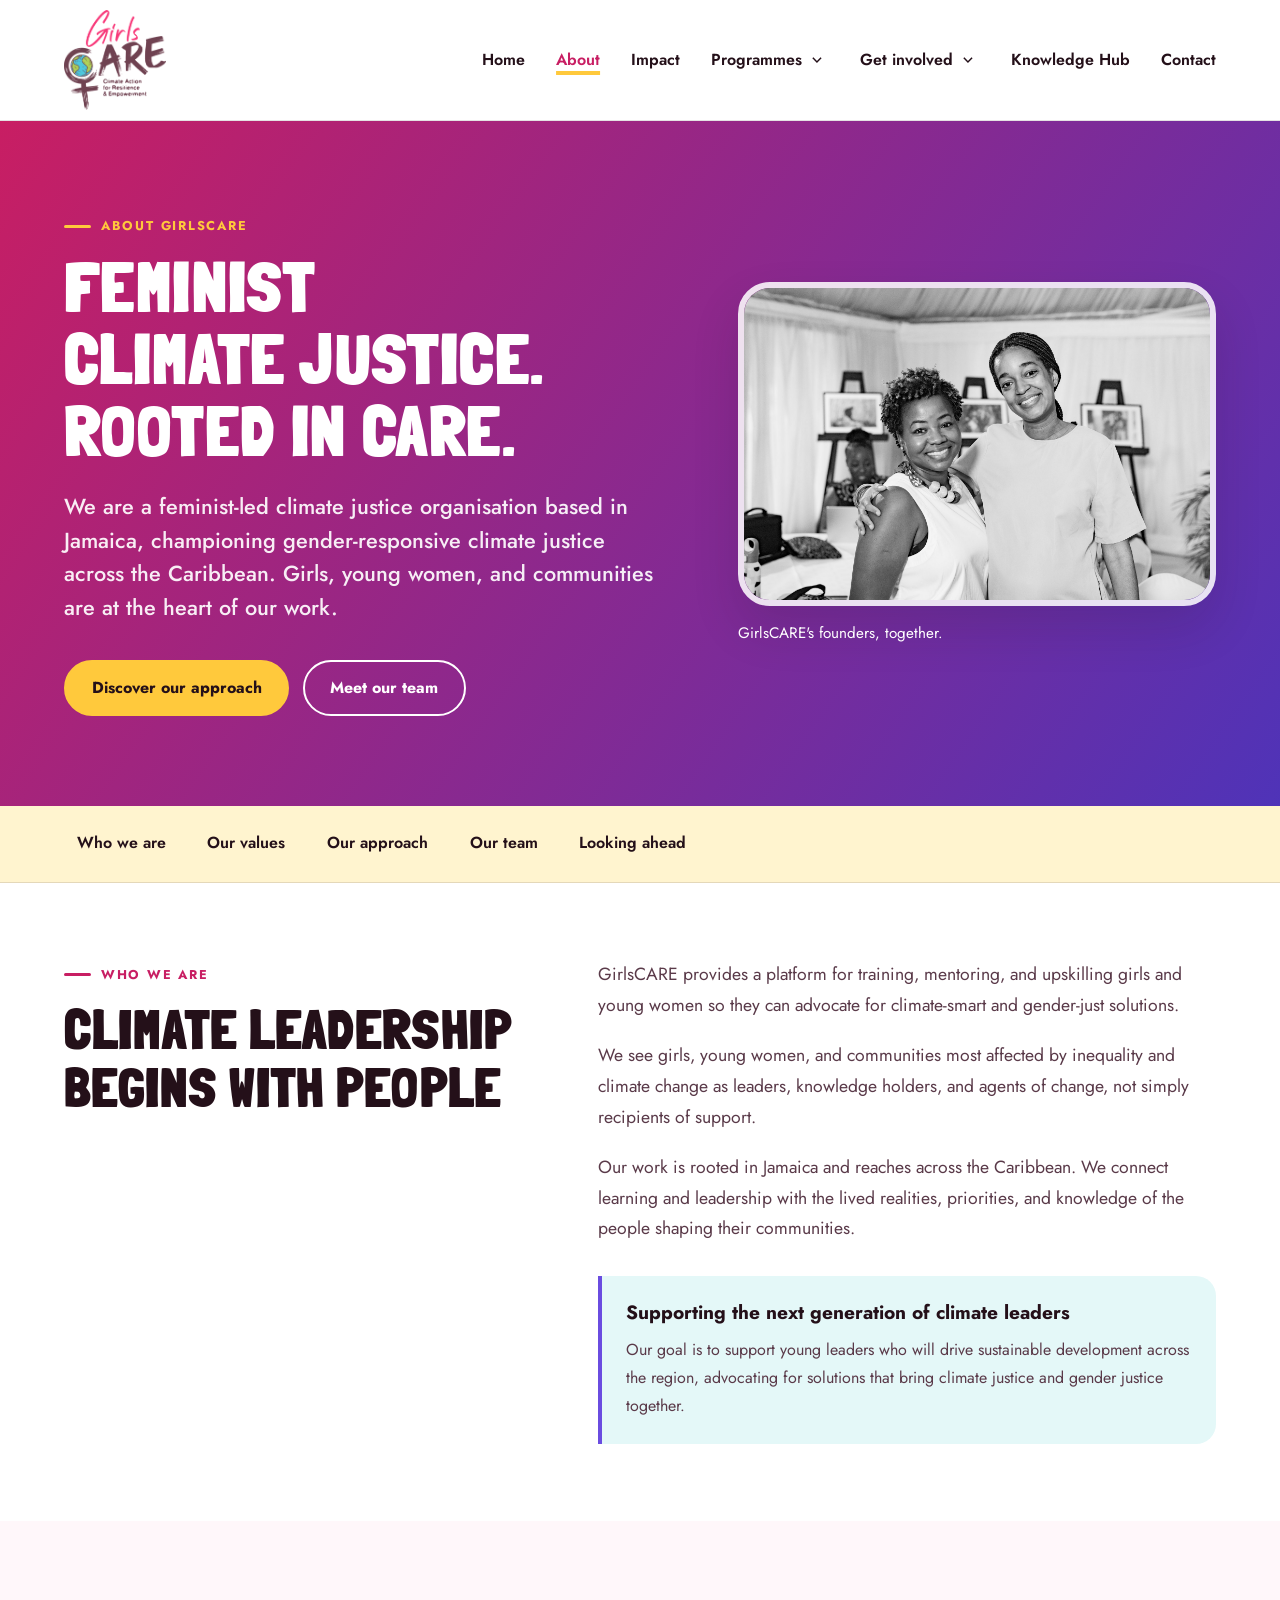
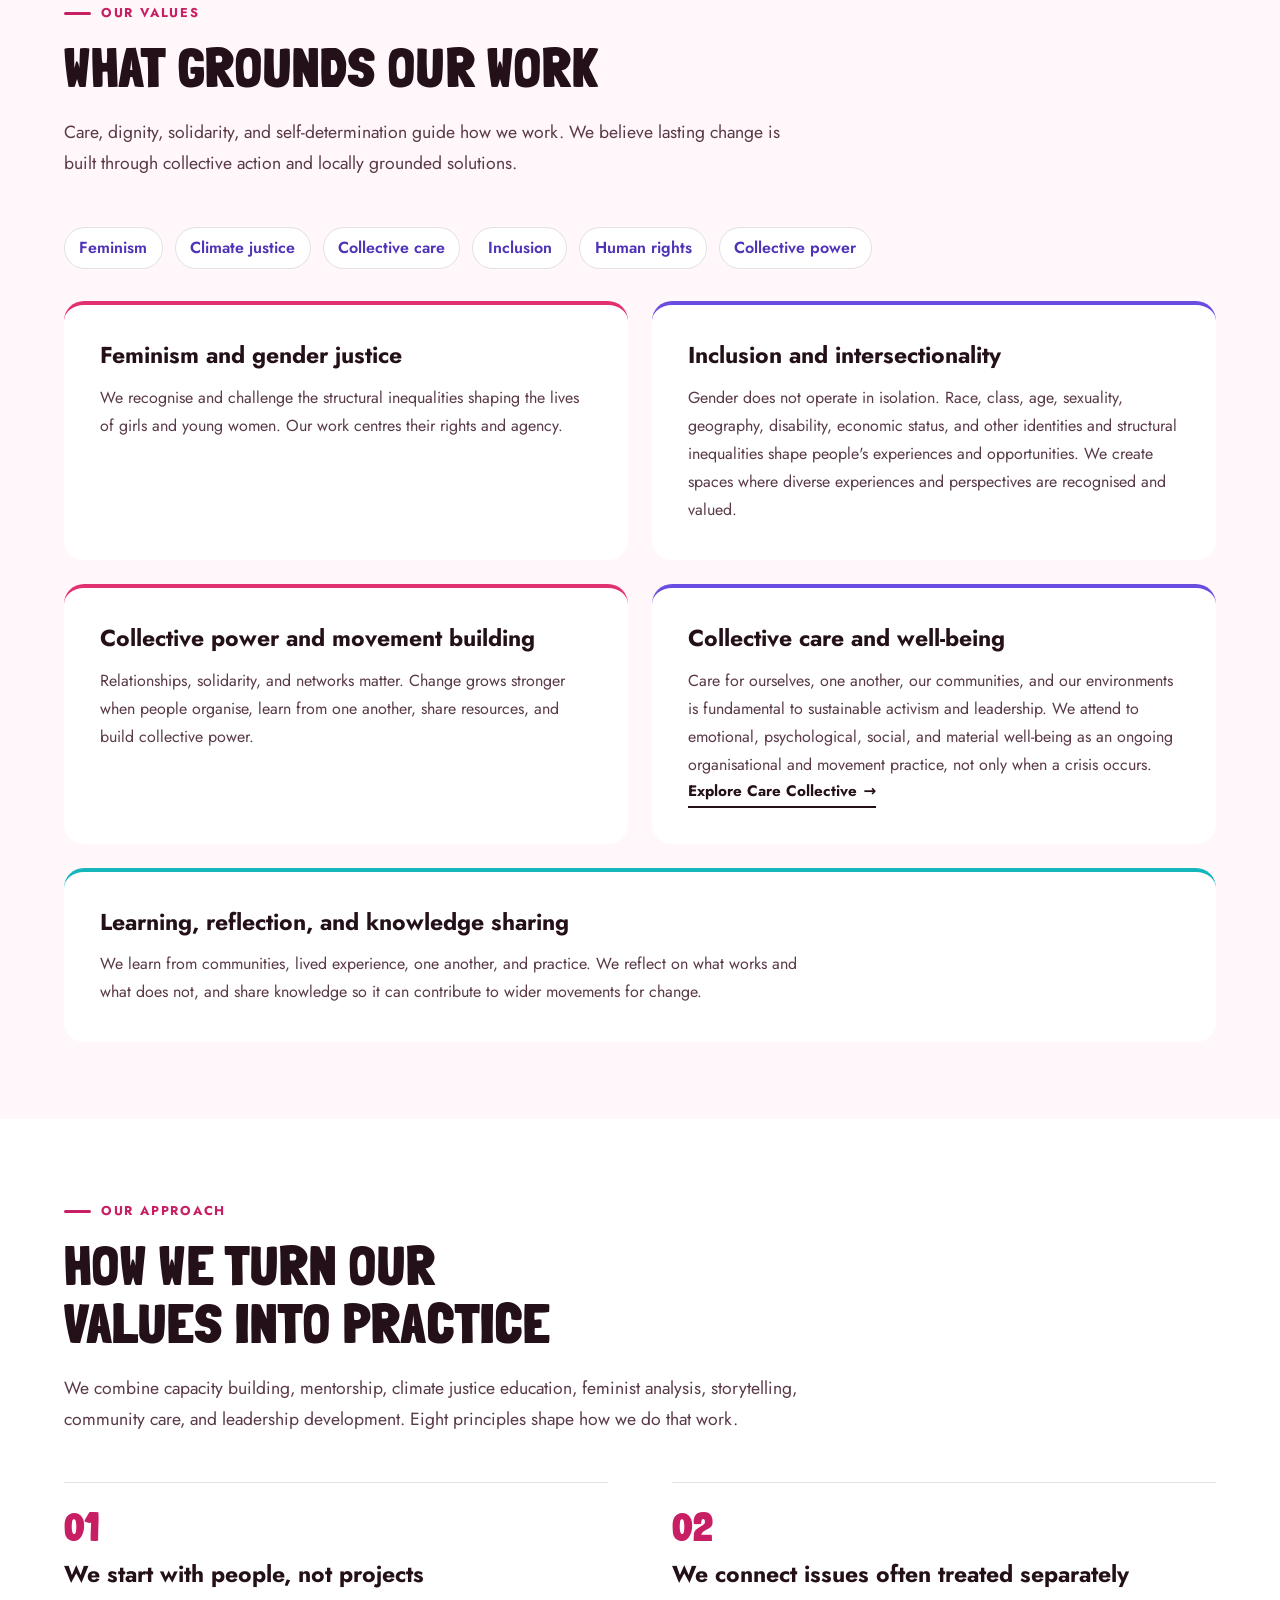
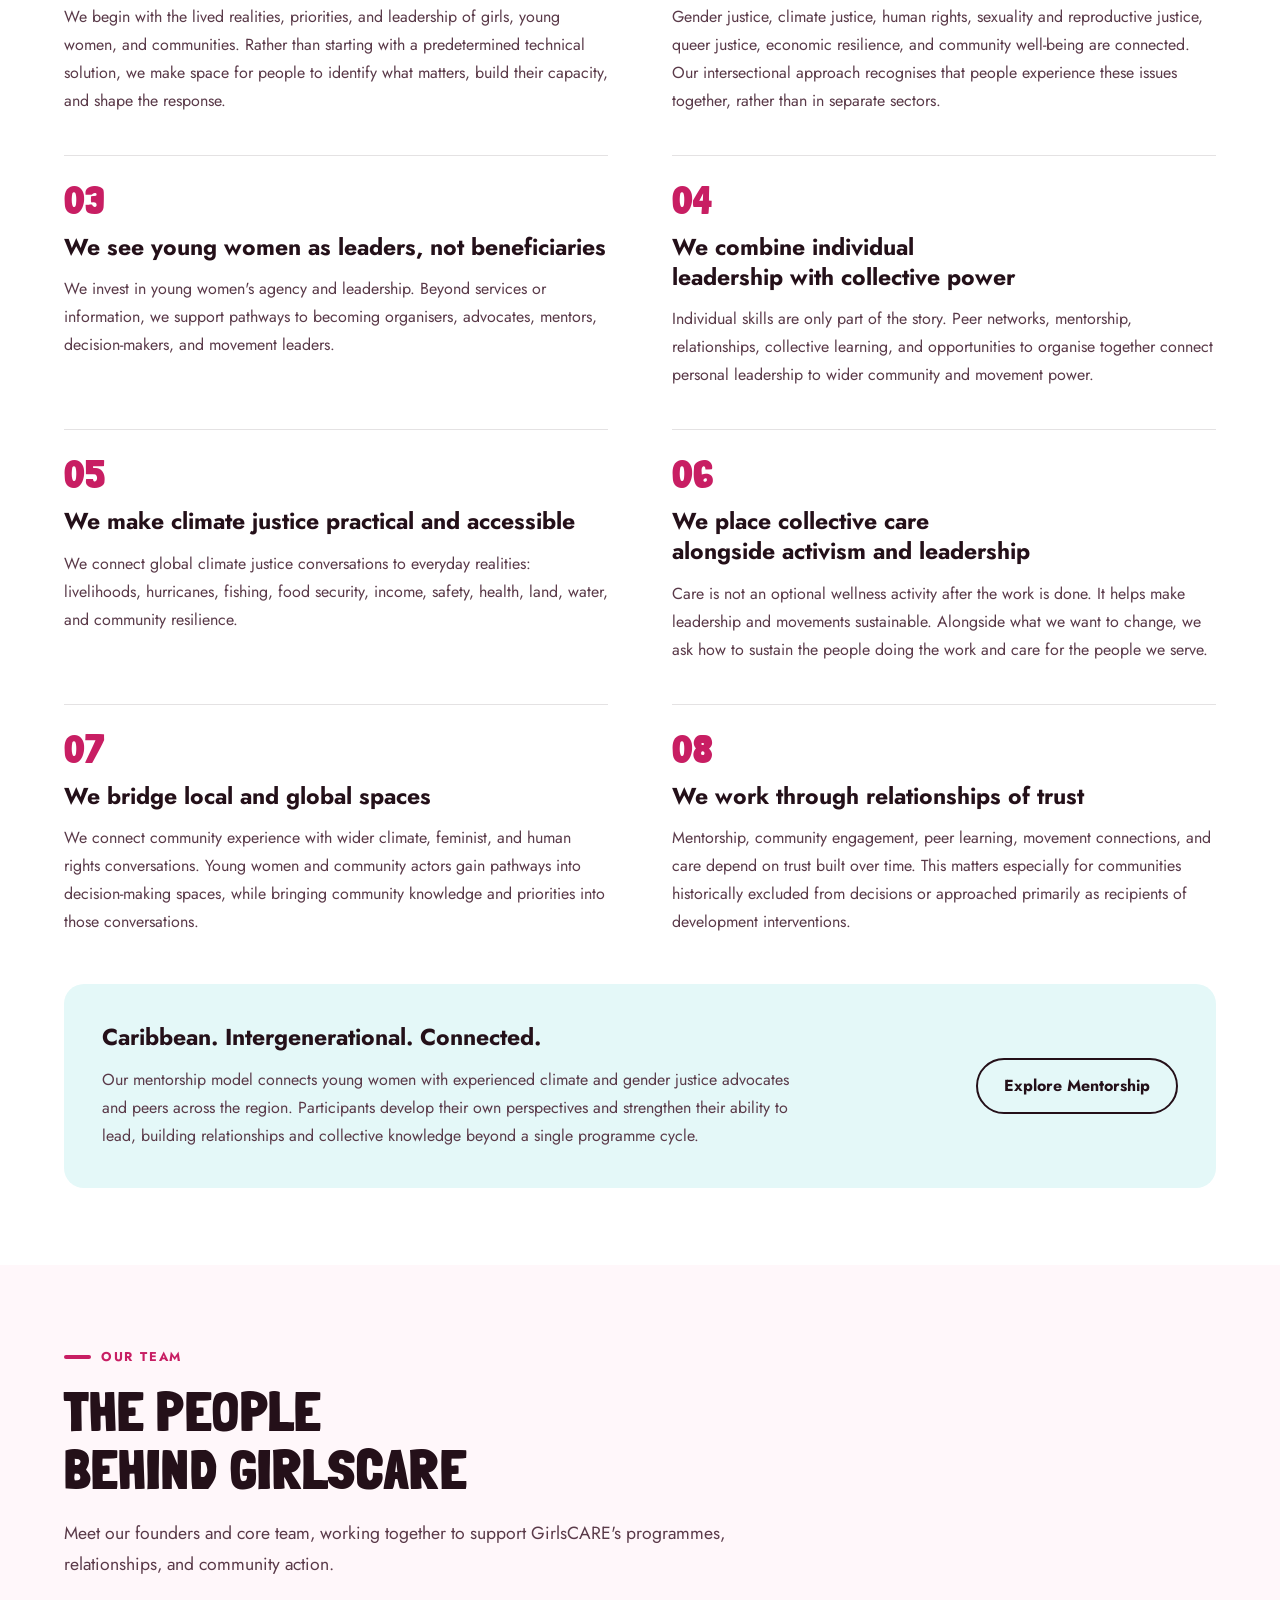
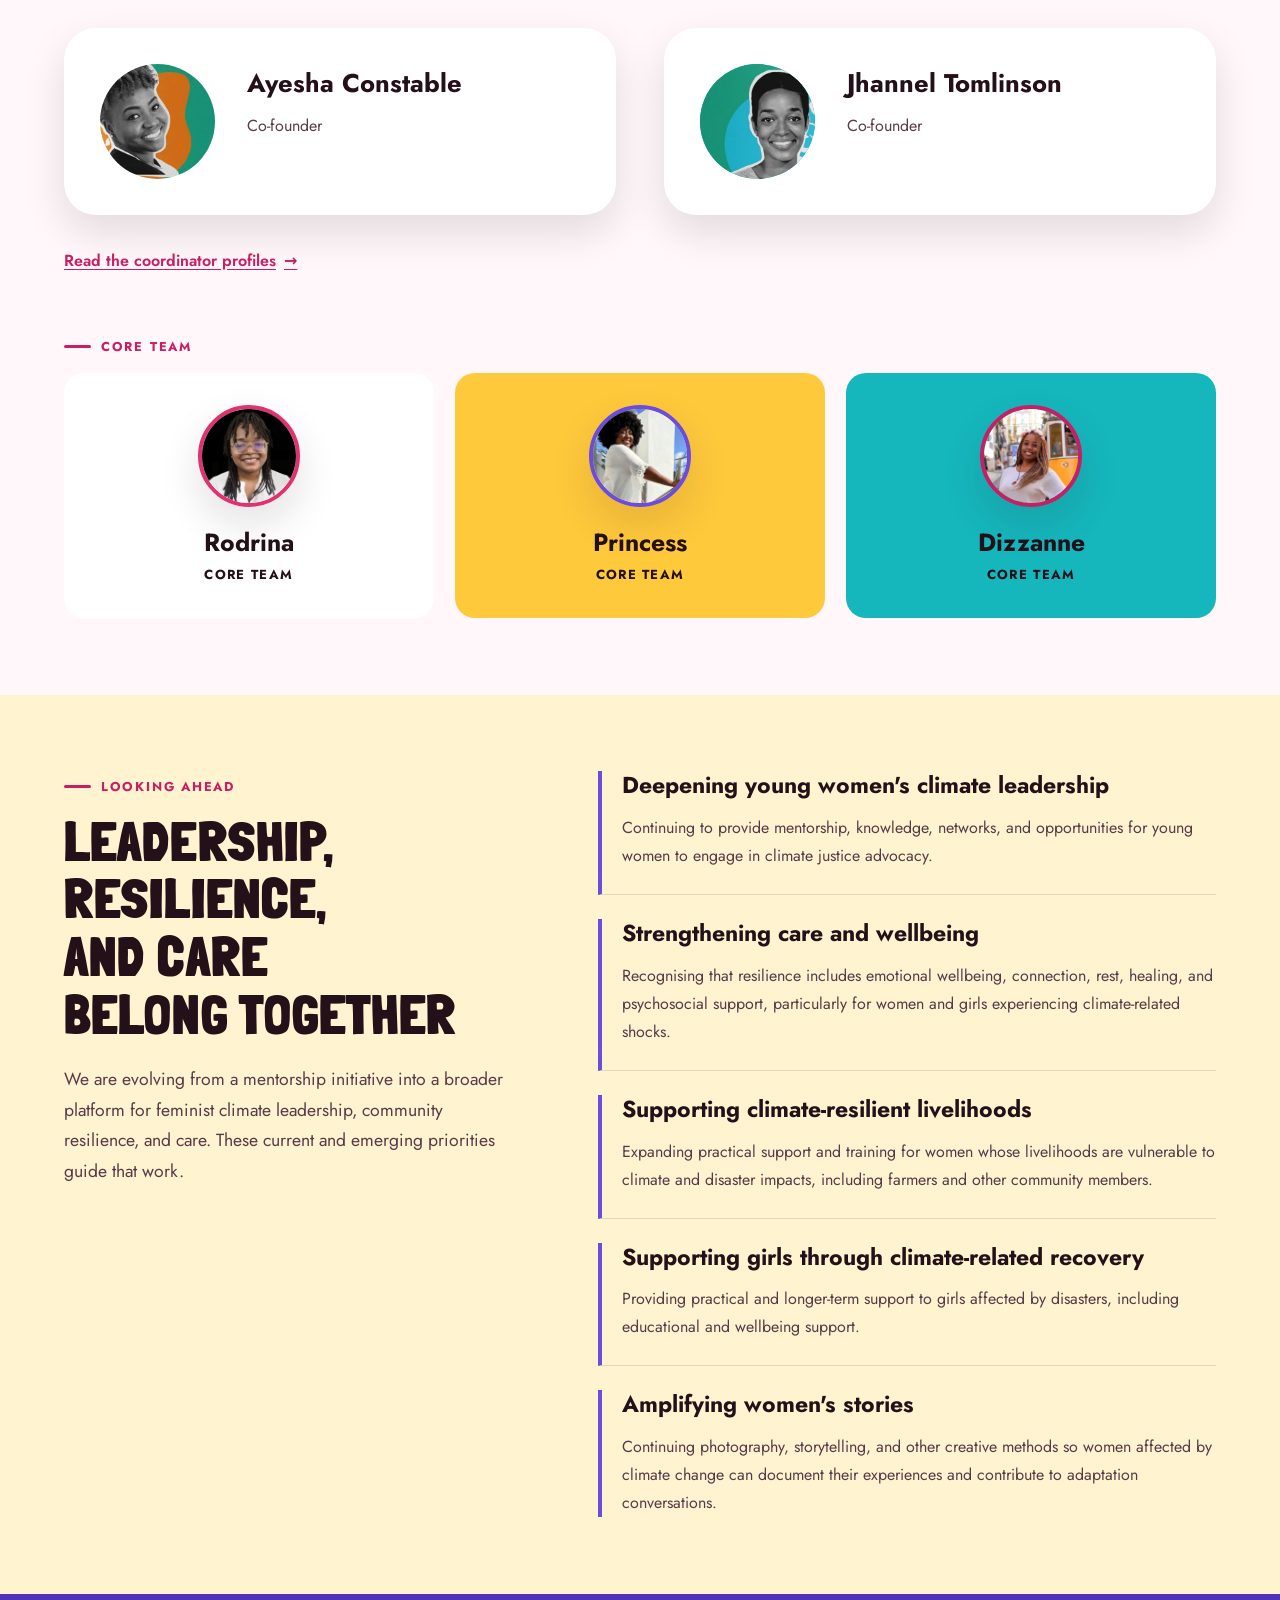
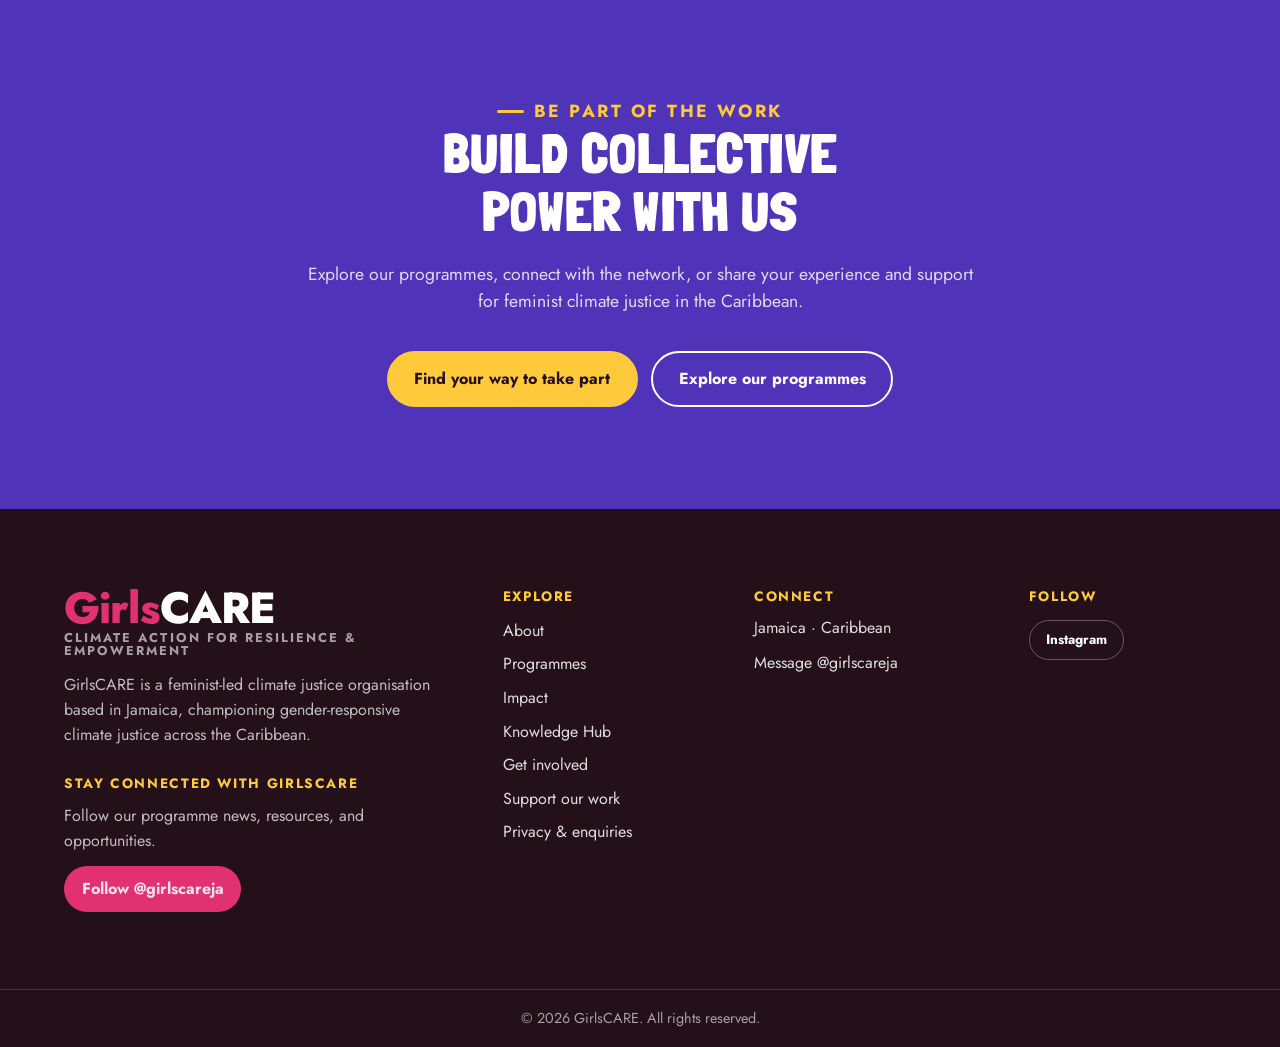
<file: public/about.html>
<!DOCTYPE html>
<html lang="en">
  <head>
    <meta charset="UTF-8" />
    <meta name="viewport" content="width=device-width, initial-scale=1.0" />
    <meta name="theme-color" content="#e23171" />
    <meta
      name="description"
      content="Meet GirlsCARE, a feminist-led climate justice organisation rooted in Jamaica. Explore our values, Caribbean approach, team, and priorities for leadership, resilience, and care."
    />
    <title>About GirlsCARE | Feminist Climate Justice in the Caribbean</title>
    <link rel="canonical" href="https://girlscarejamaica.web.app/about.html" />
    <link rel="icon" type="image/png" href="/assets/favicon.png" />
    <meta property="og:type" content="website" />
    <meta property="og:site_name" content="GirlsCARE" />
    <meta property="og:locale" content="en_JM" />
    <meta property="og:title" content="About GirlsCARE | Feminist Climate Justice in the Caribbean" />
    <meta
      property="og:description"
      content="Rooted in Jamaica, GirlsCARE connects feminist climate leadership, collective power, and care across the Caribbean."
    />
    <meta property="og:url" content="https://girlscarejamaica.web.app/about.html" />
    <meta property="og:image" content="https://girlscarejamaica.web.app/assets/homepage-founders-ayesha-jhannel.jpg" />
    <meta property="og:image:type" content="image/jpeg" />
    <meta property="og:image:width" content="1800" />
    <meta property="og:image:height" content="1202" />
    <meta property="og:image:alt" content="GirlsCARE founders Ayesha Constable and Jhannel Tomlinson smiling together." />
    <meta name="twitter:card" content="summary_large_image" />
    <meta name="twitter:title" content="About GirlsCARE | Feminist Climate Justice" />
    <meta name="twitter:description" content="Discover the values, people, and approach behind GirlsCARE's work across the Caribbean." />
    <meta name="twitter:image" content="https://girlscarejamaica.web.app/assets/homepage-founders-ayesha-jhannel.jpg" />
    <meta name="twitter:image:alt" content="GirlsCARE founders Ayesha Constable and Jhannel Tomlinson smiling together." />
    <link rel="preconnect" href="https://fonts.googleapis.com" />
    <link rel="preconnect" href="https://fonts.gstatic.com" crossorigin />
    <link
      href="https://fonts.googleapis.com/css2?family=Jost:wght@400;500;600;700;800&display=swap"
      rel="stylesheet"
    />
    <link
      rel="preload"
      href="assets/fonts/londrina-solid-black.ttf"
      as="font"
      type="font/ttf"
      crossorigin
    />
    <link rel="stylesheet" href="styles.css?v=27" />
    <link rel="stylesheet" href="about.css?v=1" />
  </head>
  <body>
    <a class="skip-link" href="#main-content">Skip to main content</a>

    <header class="site-header">
      <nav class="site-nav" aria-label="Main navigation">
        <a class="brand" href="index.html#home" aria-label="GirlsCARE home">
          <img
            class="brand__logo"
            src="assets/girlscare-logo.png"
            width="890"
            height="864"
            alt=""
          />
        </a>

        <button class="nav-toggle" type="button" aria-expanded="false" aria-controls="primary-navigation">
          <span class="visually-hidden">Open main menu</span>
          <span class="nav-toggle__icon" aria-hidden="true">
            <span></span><span></span><span></span>
          </span>
        </button>

        <ul class="nav-links" id="primary-navigation">
          <li><a href="index.html#home">Home</a></li>
          <li><a href="about.html" aria-current="page">About</a></li>
          <li><a href="impact.html">Impact</a></li>
          <li class="nav-item--submenu">
            <div class="nav-menu__trigger">
              <a href="index.html#programs">Programmes</a>
              <button class="nav-submenu__toggle" type="button" aria-expanded="false" aria-controls="programmes-menu">
                <span class="visually-hidden">Open Programmes menu</span>
                <svg viewBox="0 0 12 8" aria-hidden="true"><path d="m1 1 5 5 5-5" /></svg>
              </button>
            </div>
            <ul class="nav-submenu" id="programmes-menu">
              <li><a href="programmes/mentorship.html">Mentorship</a></li>
              <li><a href="programmes/lend-a-girl-a-hand.html">Lend a Girl a Hand</a></li>
              <li><a href="programmes/envisioning-resilience.html">Envisioning Resilience</a></li>
              <li><a href="programmes/care-collective.html">Care Collective</a></li>
            </ul>
          </li>
          <li class="nav-item--submenu">
            <div class="nav-menu__trigger">
              <a href="get-involved.html">Get involved</a>
              <button class="nav-submenu__toggle" type="button" aria-expanded="false" aria-controls="get-involved-menu">
                <span class="visually-hidden">Open Get involved menu</span>
                <svg viewBox="0 0 12 8" aria-hidden="true"><path d="m1 1 5 5 5-5" /></svg>
              </button>
            </div>
            <ul class="nav-submenu" id="get-involved-menu">
              <li><a href="get-involved.html#join">Join the network</a></li>
              <li><a href="get-involved.html#volunteer">Volunteer</a></li>
              <li><a href="get-involved.html#mentor">Become a mentor</a></li>
              <li><a href="get-involved.html#partner">Partner with us</a></li>
              <li><a href="support.html#donation-interest">Support our work</a></li>
            </ul>
          </li>
          <li><a href="knowledge-hub.html">Knowledge Hub</a></li>
          <li><a href="#contact">Contact</a></li>
        </ul>
      </nav>
    </header>

    <main id="main-content">
      <section class="page-hero page-hero--about" aria-labelledby="page-title">
        <div class="section-shell page-hero__grid">
          <div class="page-hero__copy">
            <p class="section-kicker">About GirlsCARE</p>
            <h1 id="page-title">Feminist climate justice. Rooted in care.</h1>
            <p>
              We are a feminist-led climate justice organisation based in Jamaica,
              championing gender-responsive climate justice across the Caribbean.
              Girls, young women, and communities are at the heart of our work.
            </p>
            <div class="hero__actions">
              <a class="button button--primary" href="#our-approach">Discover our approach</a>
              <a class="button button--secondary" href="#our-team">Meet our team</a>
            </div>
          </div>
          <figure class="page-hero__visual">
            <img
              src="assets/homepage-founders-ayesha-jhannel.jpg"
              width="1800"
              height="1202"
              alt="GirlsCARE founders Ayesha Constable and Jhannel Tomlinson smiling together"
              fetchpriority="high"
            />
            <figcaption class="about-page-caption">
              GirlsCARE's founders, together.
            </figcaption>
          </figure>
        </div>
      </section>

      <nav class="about-page-nav" aria-label="On this page">
        <ul class="section-shell">
          <li><a href="#who-we-are">Who we are</a></li>
          <li><a href="#our-values">Our values</a></li>
          <li><a href="#our-approach">Our approach</a></li>
          <li><a href="#our-team">Our team</a></li>
          <li><a href="#looking-ahead">Looking ahead</a></li>
        </ul>
      </nav>

      <section class="about-page-section" id="who-we-are" aria-labelledby="identity-title">
        <div class="section-shell about-page-grid">
          <div>
            <p class="section-kicker">Who we are</p>
            <h2 id="identity-title">Climate leadership begins with people</h2>
          </div>
          <div class="about-page-prose">
            <p>
              GirlsCARE provides a platform for training, mentoring, and
              upskilling girls and young women so they can advocate for
              climate-smart and gender-just solutions.
            </p>
            <p>
              We see girls, young women, and communities most affected by
              inequality and climate change as leaders, knowledge holders,
              and agents of change, not simply recipients of support.
            </p>
            <p>
              Our work is rooted in Jamaica and reaches across the Caribbean.
              We connect learning and leadership with the lived realities,
              priorities, and knowledge of the people shaping their communities.
            </p>
            <aside class="about-page-note" aria-label="Our purpose">
              <h3>Supporting the next generation of climate leaders</h3>
              <p>
                Our goal is to support young leaders who will drive sustainable
                development across the region, advocating for solutions that
                bring climate justice and gender justice together.
              </p>
            </aside>
          </div>
        </div>
      </section>

      <section class="about-page-section about-page-section--tint" id="our-values" aria-labelledby="values-title">
        <div class="section-shell">
          <div class="about-page-heading">
            <p class="section-kicker">Our values</p>
            <h2 id="values-title">What grounds our work</h2>
            <p>
              Care, dignity, solidarity, and self-determination guide how we work.
              We believe lasting change is built through collective action and
              locally grounded solutions.
            </p>
          </div>
          <ul class="about-page-principles" aria-label="Our grounding principles">
            <li>Feminism</li>
            <li>Climate justice</li>
            <li>Collective care</li>
            <li>Inclusion</li>
            <li>Human rights</li>
            <li>Collective power</li>
          </ul>
          <ul class="about-page-values">
            <li>
              <h3>Feminism and gender justice</h3>
              <p>
                We recognise and challenge the structural inequalities shaping
                the lives of girls and young women. Our work centres their
                rights and agency.
              </p>
            </li>
            <li>
              <h3>Inclusion and intersectionality</h3>
              <p>
                Gender does not operate in isolation. Race, class, age,
                sexuality, geography, disability, economic status, and other
                identities and structural inequalities shape people's
                experiences and opportunities. We create spaces where diverse
                experiences and perspectives are recognised and valued.
              </p>
            </li>
            <li>
              <h3>Collective power and movement building</h3>
              <p>
                Relationships, solidarity, and networks matter. Change grows
                stronger when people organise, learn from one another, share
                resources, and build collective power.
              </p>
            </li>
            <li>
              <h3>Collective care and well-being</h3>
              <p>
                Care for ourselves, one another, our communities, and our
                environments is fundamental to sustainable activism and
                leadership. We attend to emotional, psychological, social,
                and material well-being as an ongoing organisational and
                movement practice, not only when a crisis occurs.
              </p>
              <a class="program-card__more" href="programmes/care-collective.html">Explore Care Collective <span aria-hidden="true">&rarr;</span></a>
            </li>
            <li>
              <h3>Learning, reflection, and knowledge sharing</h3>
              <p>
                We learn from communities, lived experience, one another, and
                practice. We reflect on what works and what does not, and share
                knowledge so it can contribute to wider movements for change.
              </p>
            </li>
          </ul>
        </div>
      </section>

      <section class="about-page-section" id="our-approach" aria-labelledby="approach-title">
        <div class="section-shell">
          <div class="about-page-heading">
            <p class="section-kicker">Our approach</p>
            <h2 id="approach-title">How we turn our values into practice</h2>
            <p>
              We combine capacity building, mentorship, climate justice education,
              feminist analysis, storytelling, community care, and leadership
              development. Eight principles shape how we do that work.
            </p>
          </div>
          <ol class="about-page-approach">
            <li>
              <span class="about-page-number" aria-hidden="true">01</span>
              <h3>We start with people, not projects</h3>
              <p>
                We begin with the lived realities, priorities, and leadership
                of girls, young women, and communities. Rather than starting
                with a predetermined technical solution, we make space for
                people to identify what matters, build their capacity, and
                shape the response.
              </p>
            </li>
            <li>
              <span class="about-page-number" aria-hidden="true">02</span>
              <h3>We connect issues often treated separately</h3>
              <p>
                Gender justice, climate justice, human rights, sexuality and
                reproductive justice, queer justice, economic resilience, and
                community well-being are connected. Our intersectional approach
                recognises that people experience these issues together,
                rather than in separate sectors.
              </p>
            </li>
            <li>
              <span class="about-page-number" aria-hidden="true">03</span>
              <h3>We see young women as leaders, not beneficiaries</h3>
              <p>
                We invest in young women's agency and leadership. Beyond
                services or information, we support pathways to becoming
                organisers, advocates, mentors, decision-makers, and
                movement leaders.
              </p>
            </li>
            <li>
              <span class="about-page-number" aria-hidden="true">04</span>
              <h3>We combine individual leadership with collective power</h3>
              <p>
                Individual skills are only part of the story. Peer networks,
                mentorship, relationships, collective learning, and opportunities
                to organise together connect personal leadership to wider
                community and movement power.
              </p>
            </li>
            <li>
              <span class="about-page-number" aria-hidden="true">05</span>
              <h3>We make climate justice practical and accessible</h3>
              <p>
                We connect global climate justice conversations to everyday
                realities: livelihoods, hurricanes, fishing, food security,
                income, safety, health, land, water, and community resilience.
              </p>
            </li>
            <li>
              <span class="about-page-number" aria-hidden="true">06</span>
              <h3>We place collective care alongside activism and leadership</h3>
              <p>
                Care is not an optional wellness activity after the work is
                done. It helps make leadership and movements sustainable.
                Alongside what we want to change, we ask how to sustain the
                people doing the work and care for the people we serve.
              </p>
            </li>
            <li>
              <span class="about-page-number" aria-hidden="true">07</span>
              <h3>We bridge local and global spaces</h3>
              <p>
                We connect community experience with wider climate, feminist,
                and human rights conversations. Young women and community
                actors gain pathways into decision-making spaces, while
                bringing community knowledge and priorities into those
                conversations.
              </p>
            </li>
            <li>
              <span class="about-page-number" aria-hidden="true">08</span>
              <h3>We work through relationships of trust</h3>
              <p>
                Mentorship, community engagement, peer learning, movement
                connections, and care depend on trust built over time. This
                matters especially for communities historically excluded
                from decisions or approached primarily as recipients
                of development interventions.
              </p>
            </li>
          </ol>
          <aside class="about-page-callout" aria-labelledby="caribbean-title">
            <div>
              <h3 id="caribbean-title">Caribbean. Intergenerational. Connected.</h3>
              <p>
                Our mentorship model connects young women with experienced
                climate and gender justice advocates and peers across the
                region. Participants develop their own perspectives and
                strengthen their ability to lead, building relationships
                and collective knowledge beyond a single programme cycle.
              </p>
            </div>
            <a class="button button--secondary" href="programmes/mentorship.html">Explore Mentorship</a>
          </aside>
        </div>
      </section>

      <section class="about-page-section about-page-section--tint" id="our-team" aria-labelledby="team-title">
        <div class="section-shell">
          <div class="about-page-heading">
            <p class="section-kicker">Our team</p>
            <h2 id="team-title">The people behind GirlsCARE</h2>
            <p>
              Meet our founders and core team, working together to support
              GirlsCARE's programmes, relationships, and community action.
            </p>
          </div>
          <div class="coordinators-grid">
            <article class="coordinator-card">
              <div class="coordinator-card__photo">
                <img src="assets/coordinator-ayesha.jpg" width="320" height="320" alt="" loading="lazy" />
              </div>
              <div class="coordinator-card__body">
                <h3>Ayesha Constable</h3>
                <p>Co-founder</p>
              </div>
            </article>
            <article class="coordinator-card">
              <div class="coordinator-card__photo">
                <img src="assets/coordinator-jhannel.jpg" width="683" height="1024" alt="" loading="lazy" />
              </div>
              <div class="coordinator-card__body">
                <h3>Jhannel Tomlinson</h3>
                <p>Co-founder</p>
              </div>
            </article>
          </div>
          <p class="about-page-team-link">
            <a href="index.html#coordinators">Read the coordinator profiles <span aria-hidden="true">&rarr;</span></a>
          </p>
          <div class="about-page-core-team">
            <p class="section-kicker">Core team</p>
            <ul class="core-team__list">
              <li class="core-team__member">
                <img class="core-team__portrait" src="assets/core-team-rodrina.jpg" width="800" height="800" alt="" loading="lazy" />
                <div>
                  <h3>Rodrina</h3>
                  <p>Core Team</p>
                </div>
              </li>
              <li class="core-team__member">
                <img class="core-team__portrait" src="assets/core-team-princess.jpg" width="800" height="800" alt="" loading="lazy" />
                <div>
                  <h3>Princess</h3>
                  <p>Core Team</p>
                </div>
              </li>
              <li class="core-team__member">
                <img class="core-team__portrait" src="assets/core-team-dizzanne.jpg" width="800" height="800" alt="" loading="lazy" />
                <div>
                  <h3>Dizzanne</h3>
                  <p>Core Team</p>
                </div>
              </li>
            </ul>
          </div>
        </div>
      </section>

      <section class="about-page-section about-page-section--future" id="looking-ahead" aria-labelledby="future-title">
        <div class="section-shell about-page-grid">
          <div class="about-page-heading">
            <p class="section-kicker">Looking ahead</p>
            <h2 id="future-title">Leadership, resilience, and care belong together</h2>
            <p>
              We are evolving from a mentorship initiative into a broader
              platform for feminist climate leadership, community resilience,
              and care. These current and emerging priorities guide that work.
            </p>
          </div>
          <ul class="about-page-priorities">
            <li>
              <h3>Deepening young women's climate leadership</h3>
              <p>
                Continuing to provide mentorship, knowledge, networks, and
                opportunities for young women to engage in climate justice advocacy.
              </p>
            </li>
            <li>
              <h3>Strengthening care and wellbeing</h3>
              <p>
                Recognising that resilience includes emotional wellbeing,
                connection, rest, healing, and psychosocial support, particularly
                for women and girls experiencing climate-related shocks.
              </p>
            </li>
            <li>
              <h3>Supporting climate-resilient livelihoods</h3>
              <p>
                Expanding practical support and training for women whose
                livelihoods are vulnerable to climate and disaster impacts,
                including farmers and other community members.
              </p>
            </li>
            <li>
              <h3>Supporting girls through climate-related recovery</h3>
              <p>
                Providing practical and longer-term support to girls affected
                by disasters, including educational and wellbeing support.
              </p>
            </li>
            <li>
              <h3>Amplifying women's stories</h3>
              <p>
                Continuing photography, storytelling, and other creative methods
                so women affected by climate change can document their experiences
                and contribute to adaptation conversations.
              </p>
            </li>
          </ul>
        </div>
      </section>

      <section class="impact-cta about-page-cta" aria-labelledby="take-part-title">
        <div class="section-shell">
          <p class="section-kicker">Be part of the work</p>
          <h2 id="take-part-title">Build collective power with us</h2>
          <p>
            Explore our programmes, connect with the network, or share your
            experience and support for feminist climate justice in the Caribbean.
          </p>
          <div class="hero__actions">
            <a class="button button--primary" href="get-involved.html">Find your way to take part</a>
            <a class="button button--secondary" href="index.html#programs">Explore our programmes</a>
          </div>
        </div>
      </section>
    </main>

    <footer class="site-footer" id="contact">
      <div class="section-shell footer-grid">
        <div class="footer-about">
          <a class="brand brand--footer" href="index.html#home" aria-label="GirlsCARE home">
            <span class="brand__name">
              <span class="brand__name-girls">Girls</span><span>CARE</span>
            </span>
            <span class="brand__tagline">Climate Action for Resilience &amp; Empowerment</span>
          </a>
          <p>
            GirlsCARE is a feminist-led climate justice organisation based in
            Jamaica, championing gender-responsive climate justice across the Caribbean.
          </p>
          <div class="footer-newsletter" aria-labelledby="newsletter-heading">
            <span class="footer-newsletter__heading" id="newsletter-heading">Stay connected with GirlsCARE</span>
            <p>Follow our programme news, resources, and opportunities.</p>
            <a class="footer-newsletter__link" href="https://www.instagram.com/girlscareja/">Follow @girlscareja</a>
          </div>
        </div>

        <nav class="footer-nav" aria-label="Footer">
          <strong>Explore</strong>
          <ul>
            <li><a href="about.html" aria-current="page">About</a></li>
            <li><a href="index.html#programs">Programmes</a></li>
            <li><a href="impact.html">Impact</a></li>
            <li><a href="knowledge-hub.html">Knowledge Hub</a></li>
            <li><a href="get-involved.html">Get involved</a></li>
            <li><a href="support.html">Support our work</a></li>
            <li><a href="privacy.html">Privacy &amp; enquiries</a></li>
          </ul>
        </nav>

        <address>
          <strong>Connect</strong>
          <span>Jamaica &middot; Caribbean</span>
          <a href="https://www.instagram.com/girlscareja/">Message @girlscareja</a>
        </address>

        <div class="footer-social">
          <strong>Follow</strong>
          <ul class="social-links" aria-label="Social media links">
            <li><a href="https://www.instagram.com/girlscareja/" aria-label="GirlsCARE on Instagram">Instagram</a></li>
          </ul>
        </div>
      </div>
      <div class="footer-bottom">
        <p>&copy; 2026 GirlsCARE. All rights reserved.</p>
      </div>
    </footer>
    <script src="site.js?v=7"></script>
  </body>
</html>
</file>
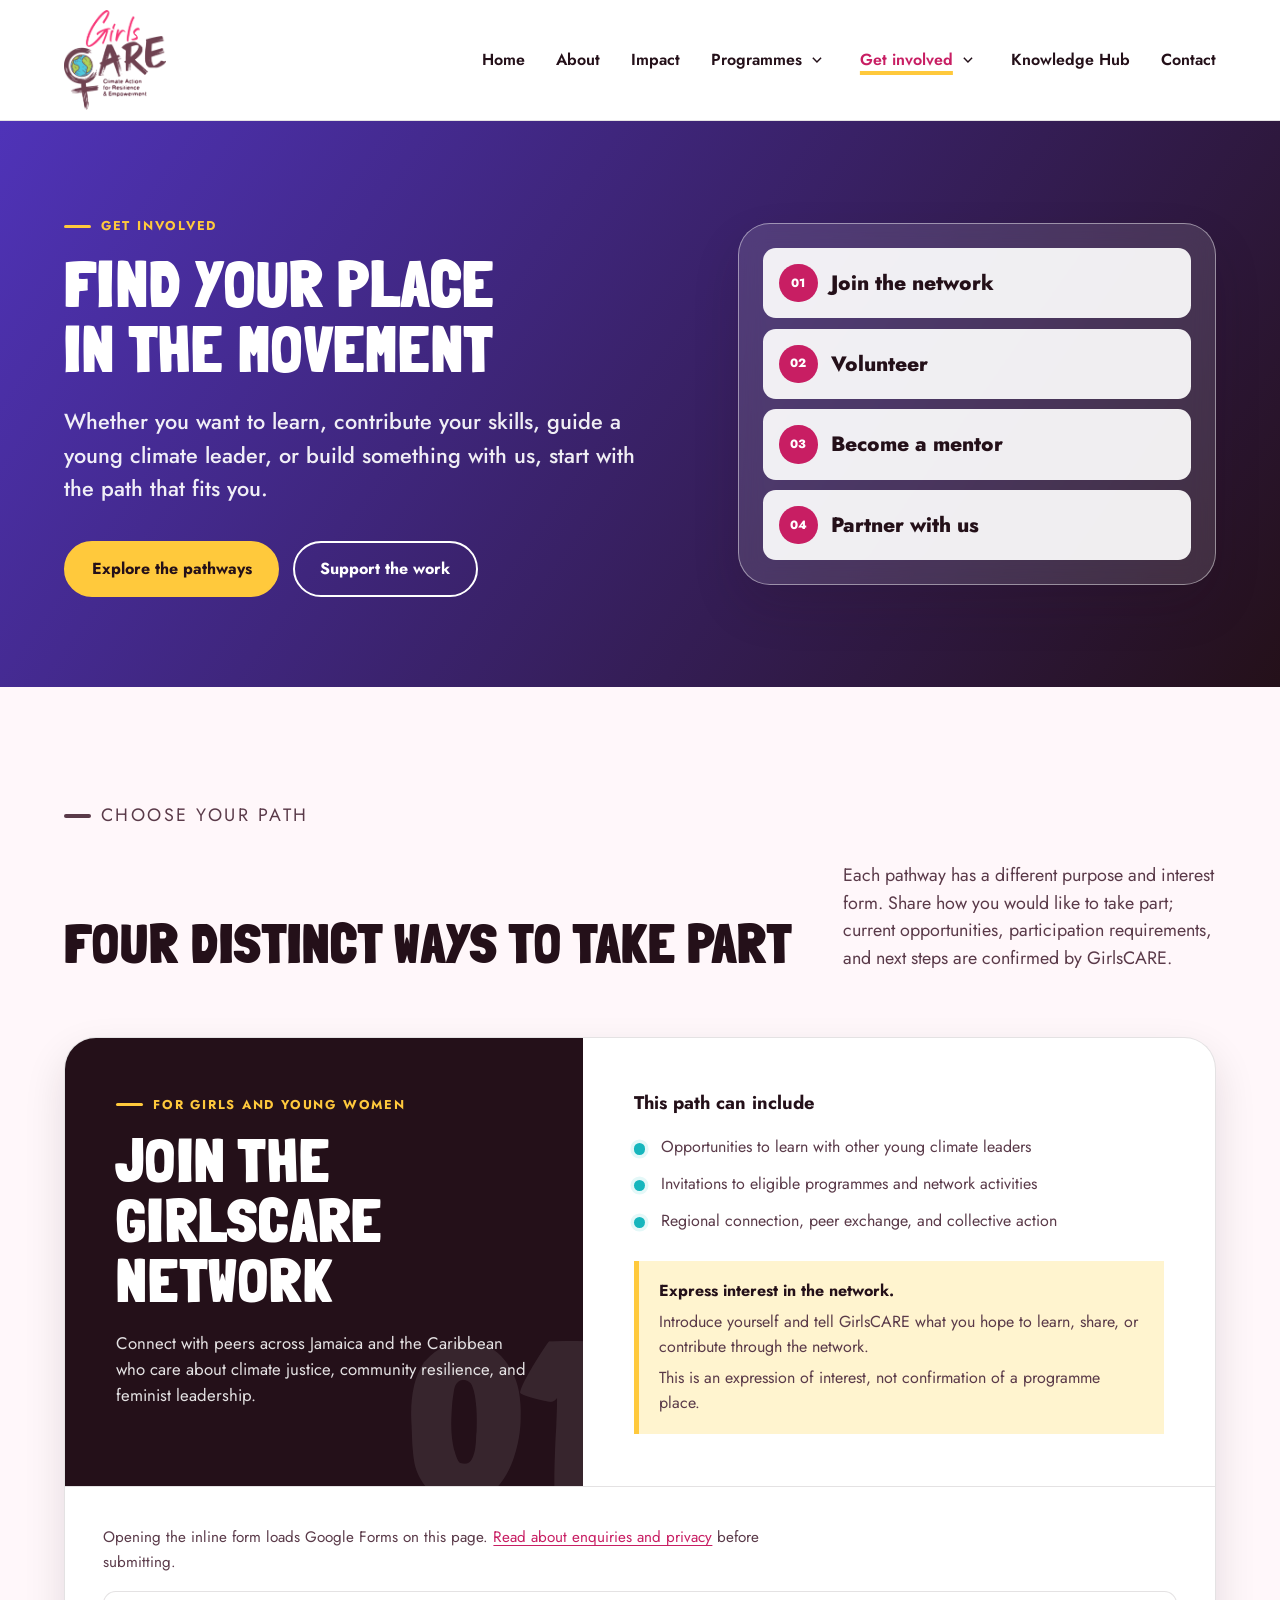
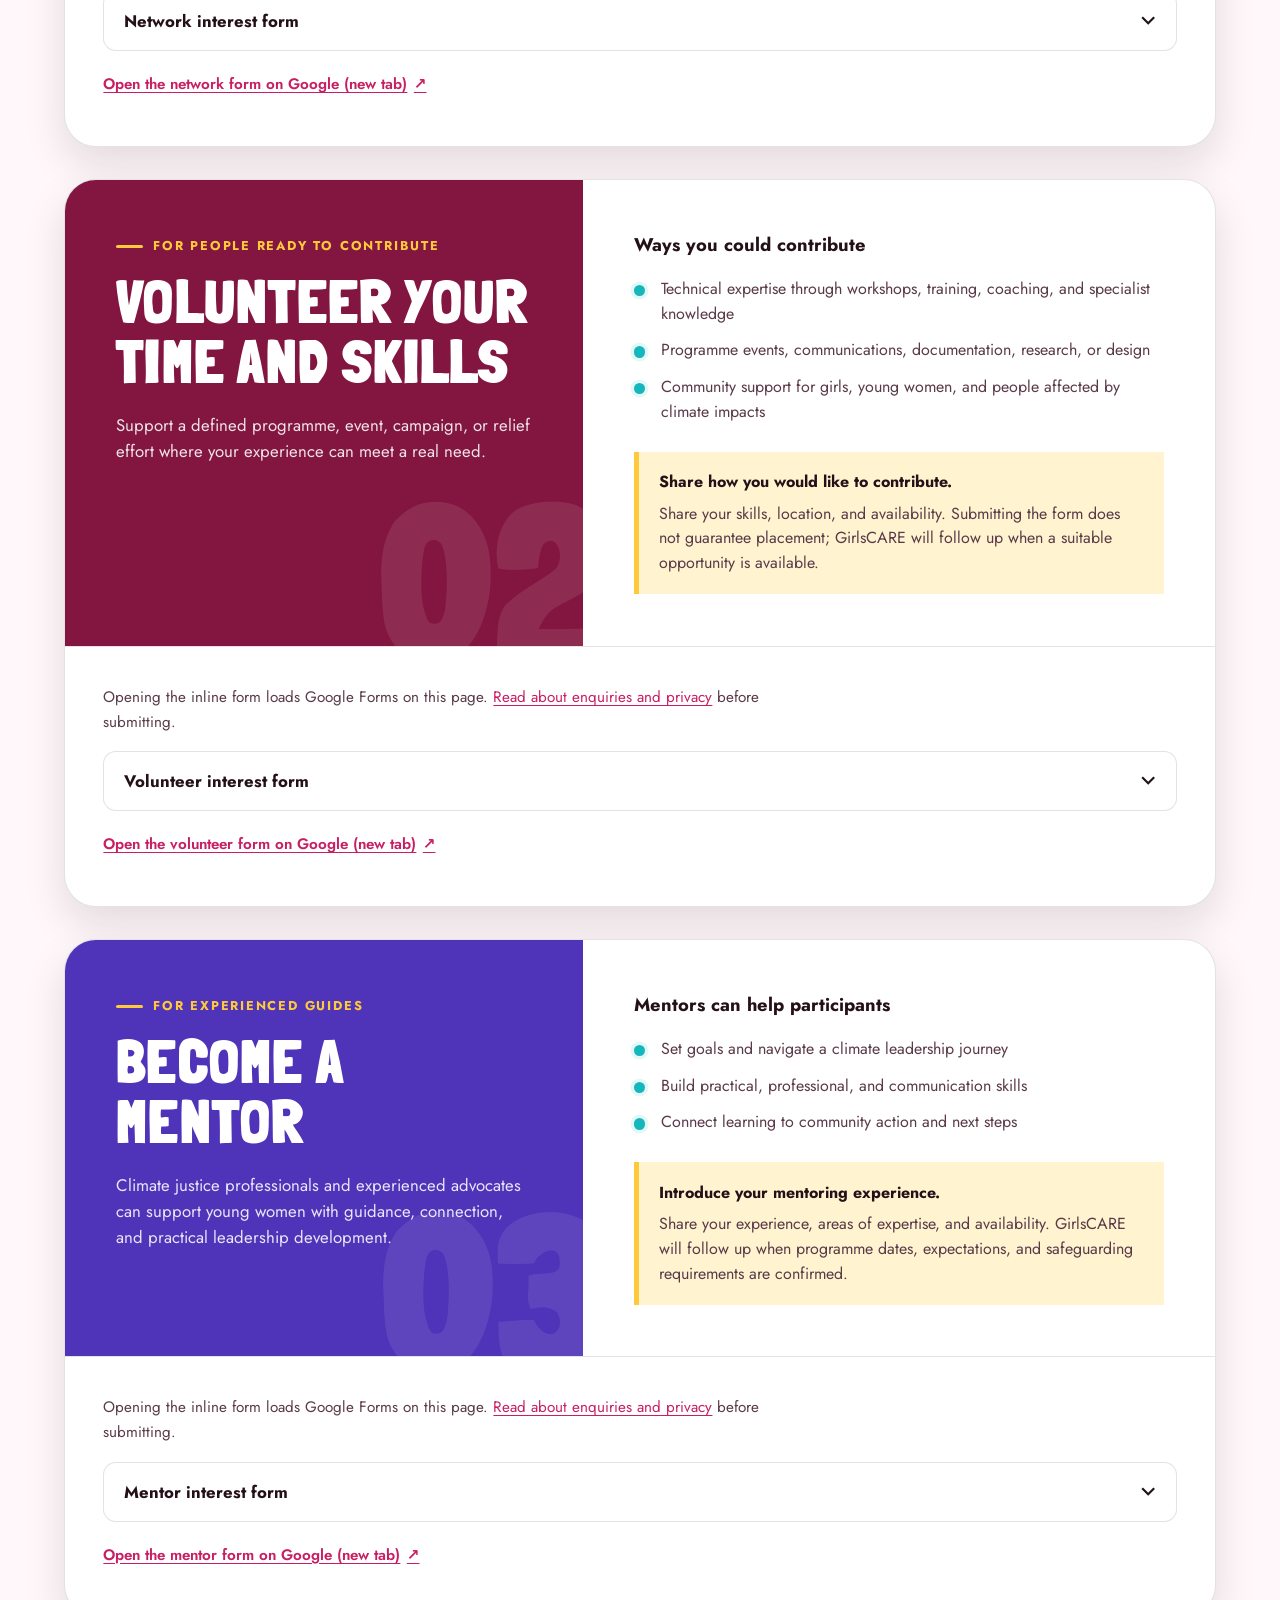
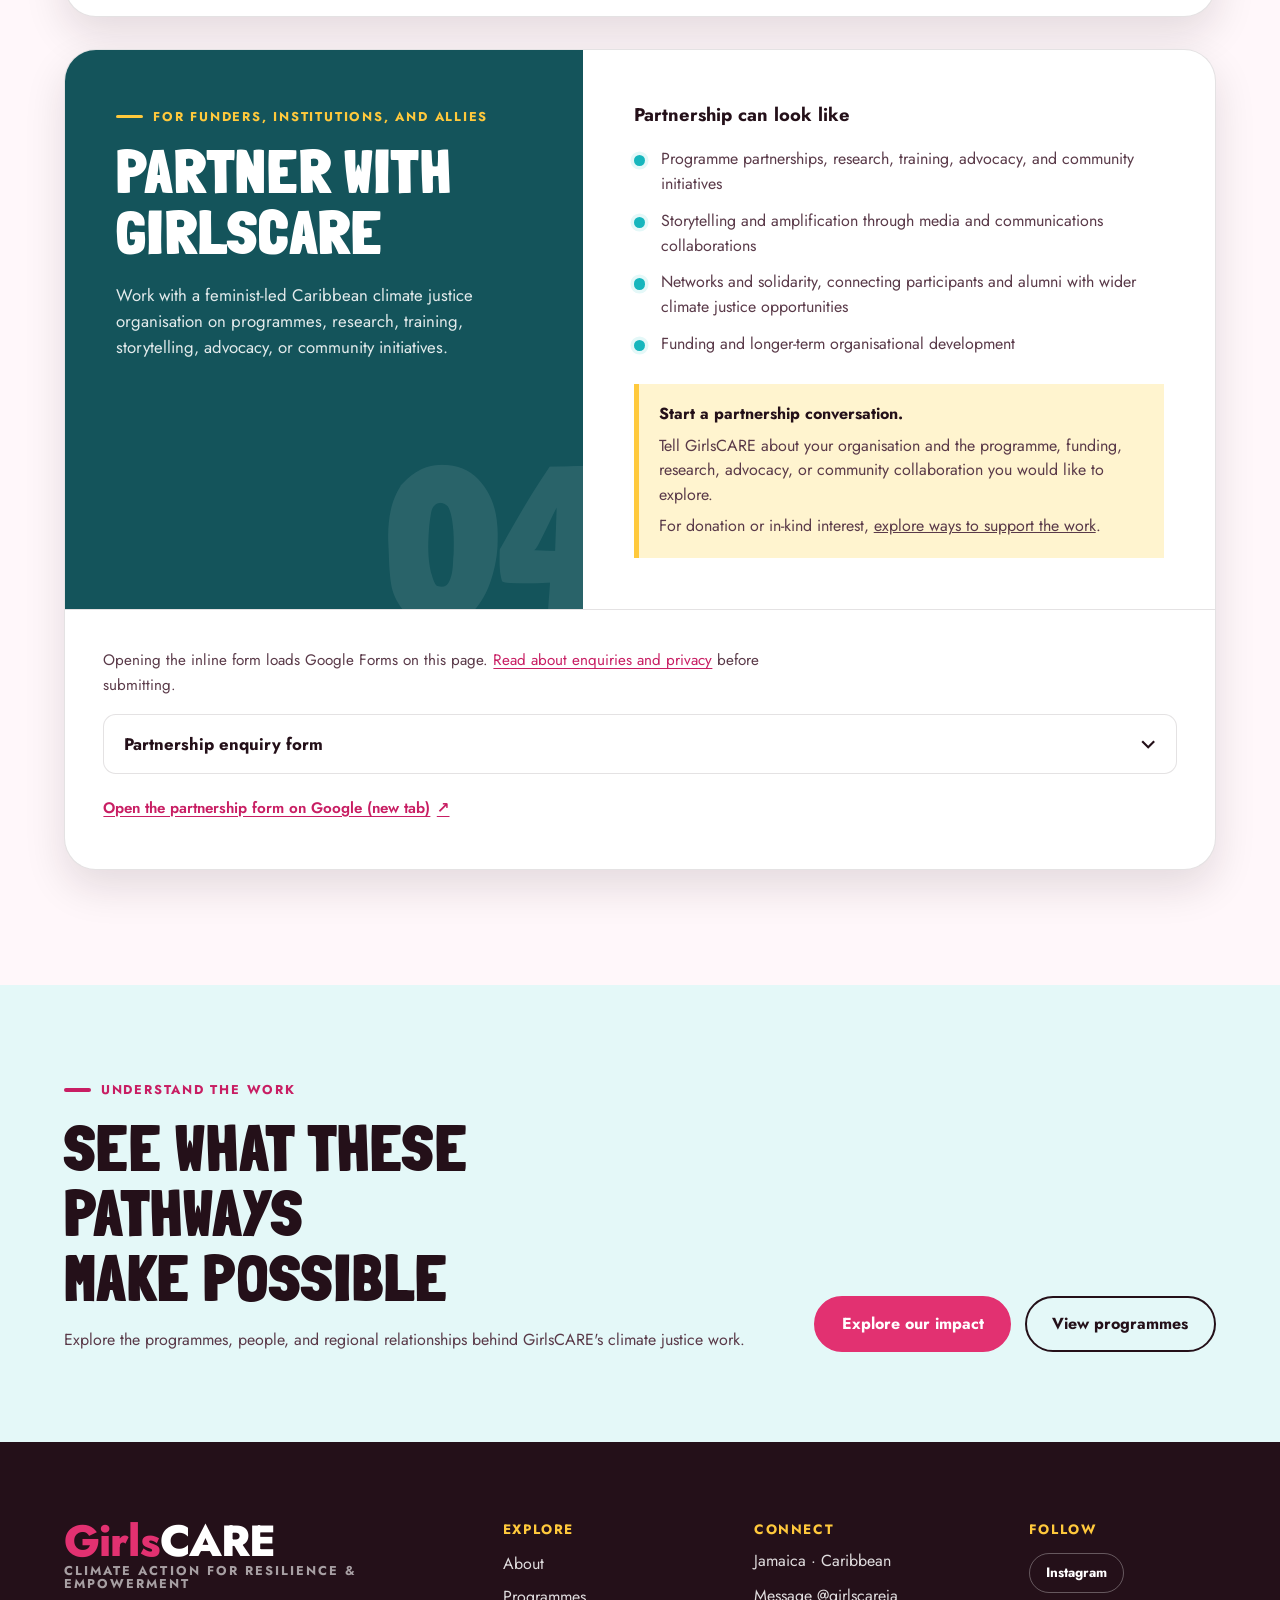
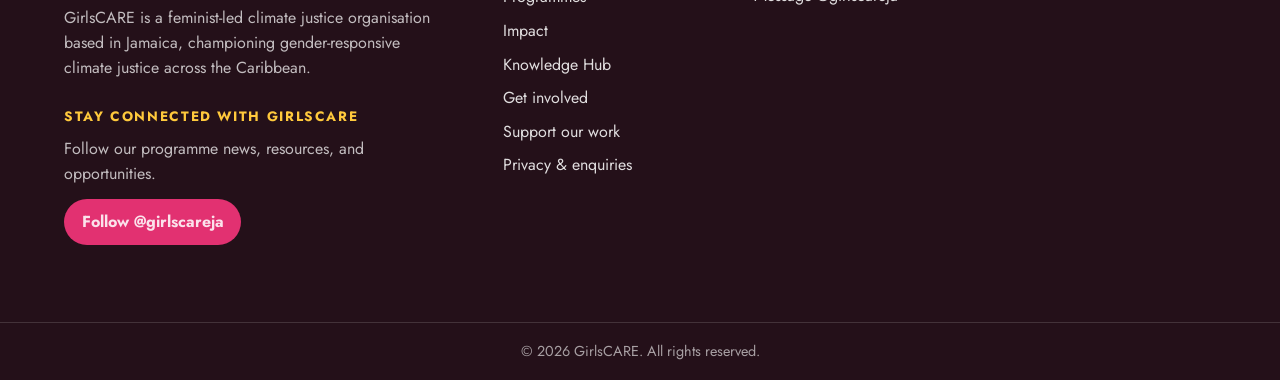
<file: public/get-involved.html>
<!doctype html>
<html lang="en">
  <head>
    <meta charset="utf-8" />
    <meta name="viewport" content="width=device-width, initial-scale=1" />
    <meta
      name="description"
      content="Explore ways to join, volunteer, mentor, or partner with GirlsCARE across Jamaica and the Caribbean."
    />
    <title>Get Involved | GirlsCARE</title>
    <link rel="canonical" href="https://girlscarejamaica.web.app/get-involved.html" />
    <link rel="icon" type="image/png" href="/assets/favicon.png" />
    <meta property="og:type" content="website" />
    <meta property="og:site_name" content="GirlsCARE" />
    <meta property="og:locale" content="en_JM" />
    <meta property="og:title" content="Get Involved | GirlsCARE" />
    <meta
      property="og:description"
      content="Explore ways to join, volunteer, mentor, or partner with GirlsCARE across Jamaica and the Caribbean."
    />
    <meta property="og:url" content="https://girlscarejamaica.web.app/get-involved.html" />
    <meta property="og:image" content="https://girlscarejamaica.web.app/assets/girlscare-social-preview-v4.jpg" />
    <meta property="og:image:type" content="image/jpeg" />
    <meta property="og:image:width" content="1200" />
    <meta property="og:image:height" content="630" />
    <meta
      property="og:image:alt"
      content="GirlsCARE's hurricane recovery team in Jamaica beside the words Girls powering climate justice in the Caribbean."
    />
    <meta name="twitter:card" content="summary_large_image" />
    <meta name="twitter:title" content="Get Involved | GirlsCARE" />
    <meta
      name="twitter:description"
      content="Explore ways to join, volunteer, mentor, or partner with GirlsCARE across Jamaica and the Caribbean."
    />
    <meta name="twitter:image" content="https://girlscarejamaica.web.app/assets/girlscare-social-preview-v4.jpg" />
    <link rel="preconnect" href="https://fonts.googleapis.com" />
    <link rel="preconnect" href="https://fonts.gstatic.com" crossorigin />
    <link
      href="https://fonts.googleapis.com/css2?family=Jost:wght@400;500;600;700;800&display=swap"
      rel="stylesheet"
    />
    <link
      rel="preload"
      href="assets/fonts/londrina-solid-black.ttf"
      as="font"
      type="font/ttf"
      crossorigin
    />
    <link rel="stylesheet" href="styles.css?v=27" />
    <link rel="stylesheet" href="enquiries.css?v=2" />
  </head>
  <body>
    <a class="skip-link" href="#main-content">Skip to main content</a>

    <header class="site-header">
      <nav class="site-nav" aria-label="Main navigation">
        <a class="brand" href="index.html#home" aria-label="GirlsCARE home">
          <img
            class="brand__logo"
            src="assets/girlscare-logo.png"
            width="890"
            height="864"
            alt=""
          />
        </a>

        <button class="nav-toggle" type="button" aria-expanded="false" aria-controls="primary-navigation">
          <span class="visually-hidden">Open main menu</span>
          <span class="nav-toggle__icon" aria-hidden="true">
            <span></span><span></span><span></span>
          </span>
        </button>

        <ul class="nav-links" id="primary-navigation">
          <li><a href="index.html#home">Home</a></li>
          <li><a href="about.html">About</a></li>
          <li><a href="impact.html">Impact</a></li>
          <li class="nav-item--submenu">
            <div class="nav-menu__trigger">
              <a href="index.html#programs">Programmes</a>
              <button class="nav-submenu__toggle" type="button" aria-expanded="false" aria-controls="programmes-menu">
                <span class="visually-hidden">Open Programmes menu</span>
                <svg viewBox="0 0 12 8" aria-hidden="true"><path d="m1 1 5 5 5-5" /></svg>
              </button>
            </div>
            <ul class="nav-submenu" id="programmes-menu">
              <li><a href="programmes/mentorship.html">Mentorship</a></li>
              <li><a href="programmes/lend-a-girl-a-hand.html">Lend a Girl a Hand</a></li>
              <li><a href="programmes/envisioning-resilience.html">Envisioning Resilience</a></li>
              <li><a href="programmes/care-collective.html">Care Collective</a></li>
            </ul>
          </li>
          <li class="nav-item--submenu">
            <div class="nav-menu__trigger">
              <a href="get-involved.html" aria-current="page">Get involved</a>
              <button class="nav-submenu__toggle" type="button" aria-expanded="false" aria-controls="get-involved-menu">
                <span class="visually-hidden">Open Get involved menu</span>
                <svg viewBox="0 0 12 8" aria-hidden="true"><path d="m1 1 5 5 5-5" /></svg>
              </button>
            </div>
            <ul class="nav-submenu" id="get-involved-menu">
              <li><a href="get-involved.html#join">Join the network</a></li>
              <li><a href="get-involved.html#volunteer">Volunteer</a></li>
              <li><a href="get-involved.html#mentor">Become a mentor</a></li>
              <li><a href="get-involved.html#partner">Partner with us</a></li>
              <li><a href="support.html#donation-interest">Support our work</a></li>
            </ul>
          </li>
          <li><a href="knowledge-hub.html">Knowledge Hub</a></li>
          <li><a href="#contact">Contact</a></li>
        </ul>
      </nav>
    </header>

    <main id="main-content">
      <section class="page-hero page-hero--involvement" aria-labelledby="page-title">
        <div class="section-shell page-hero__grid">
          <div class="page-hero__copy">
            <p class="section-kicker">Get Involved</p>
            <h1 id="page-title">Find your place in the movement</h1>
            <p>
              Whether you want to learn, contribute your skills, guide a young
              climate leader, or build something with us, start with the path
              that fits you.
            </p>
            <div class="hero__actions">
              <a class="button button--primary" href="#pathways">Explore the pathways</a>
              <a class="button button--secondary" href="support.html">Support the work</a>
            </div>
          </div>

          <nav class="journey-hero" aria-label="Ways to get involved">
            <a href="#join"><span>01</span>Join the network</a>
            <a href="#volunteer"><span>02</span>Volunteer</a>
            <a href="#mentor"><span>03</span>Become a mentor</a>
            <a href="#partner"><span>04</span>Partner with us</a>
          </nav>
        </div>
      </section>

      <section class="pathways" id="pathways" aria-labelledby="pathways-title">
        <div class="section-shell">
          <div class="section-heading">
            <p class="section-kicker">Choose your path</p>
            <h2 id="pathways-title">Four distinct ways to take part</h2>
            <p>
              Each pathway has a different purpose and interest form.
              Share how you would like to take part; current opportunities,
              participation requirements, and next steps are confirmed by GirlsCARE.
            </p>
          </div>

          <div class="pathways__list">
            <article class="pathway" id="join">
              <div class="pathway__heading">
                <span class="pathway__number" aria-hidden="true">01</span>
                <p class="section-kicker">For girls and young women</p>
                <h3>Join the GirlsCARE network</h3>
                <p>
                  Connect with peers across Jamaica and the Caribbean who care
                  about climate justice, community resilience, and feminist
                  leadership.
                </p>
              </div>
              <div class="pathway__details">
                <h4>This path can include</h4>
                <ul>
                  <li>Opportunities to learn with other young climate leaders</li>
                  <li>Invitations to eligible programmes and network activities</li>
                  <li>Regional connection, peer exchange, and collective action</li>
                </ul>
                <div class="pathway__status">
                  <strong>Express interest in the network.</strong>
                  <p>
                    Introduce yourself and tell GirlsCARE what you hope to learn,
                    share, or contribute through the network.
                  </p>
                  <p>This is an expression of interest, not confirmation of a programme place.</p>
                </div>
              </div>
              <div class="pathway__enquiry">
                <p class="enquiry-notice">Opening the inline form loads Google Forms on this page. <a href="privacy.html#forms">Read about enquiries and privacy</a> before submitting.</p>
                <details class="enquiry" id="network-enquiry">
                  <summary>Network interest form <svg viewBox="0 0 12 8" aria-hidden="true"><path d="m1 1 5 5 5-5" /></svg></summary>
                  <div class="enquiry-body">
                    <p class="enquiry-help">Google Forms manages the form and its confirmation. If it does not appear, use the direct link below.</p>
                    <noscript><p class="enquiry-help">Inline forms need JavaScript. Use the direct Google Forms link below to continue.</p></noscript>
                    <iframe title="GirlsCARE network interest form" data-src="https://docs.google.com/forms/d/e/1FAIpQLScraNWmuQMC6il4NeHuAYXT2PRvUqz7Q9j7wKIEpDqf3PZQfA/viewform?embedded=true" referrerpolicy="strict-origin-when-cross-origin" hidden></iframe>
                  </div>
                </details>
                <a class="enquiry-external" href="https://docs.google.com/forms/d/e/1FAIpQLScraNWmuQMC6il4NeHuAYXT2PRvUqz7Q9j7wKIEpDqf3PZQfA/viewform" target="_blank" rel="noopener noreferrer">Open the network form on Google (new tab) <span aria-hidden="true">&nearr;</span></a>
              </div>
            </article>

            <article class="pathway" id="volunteer">
              <div class="pathway__heading">
                <span class="pathway__number" aria-hidden="true">02</span>
                <p class="section-kicker">For people ready to contribute</p>
                <h3>Volunteer your time and skills</h3>
                <p>
                  Support a defined programme, event, campaign, or relief effort
                  where your experience can meet a real need.
                </p>
              </div>
              <div class="pathway__details">
                <h4>Ways you could contribute</h4>
                <ul>
                  <li>Technical expertise through workshops, training, coaching, and specialist knowledge</li>
                  <li>Programme events, communications, documentation, research, or design</li>
                  <li>Community support for girls, young women, and people affected by climate impacts</li>
                </ul>
                <div class="pathway__status">
                  <strong>Share how you would like to contribute.</strong>
                  <p>
                    Share your skills, location, and availability. Submitting the
                    form does not guarantee placement; GirlsCARE will follow up
                    when a suitable opportunity is available.
                  </p>
                </div>
              </div>
              <div class="pathway__enquiry">
                <p class="enquiry-notice">Opening the inline form loads Google Forms on this page. <a href="privacy.html#forms">Read about enquiries and privacy</a> before submitting.</p>
                <details class="enquiry" id="volunteer-enquiry">
                  <summary>Volunteer interest form <svg viewBox="0 0 12 8" aria-hidden="true"><path d="m1 1 5 5 5-5" /></svg></summary>
                  <div class="enquiry-body">
                    <p class="enquiry-help">Google Forms manages the form and its confirmation. If it does not appear, use the direct link below.</p>
                    <noscript><p class="enquiry-help">Inline forms need JavaScript. Use the direct Google Forms link below to continue.</p></noscript>
                    <iframe title="GirlsCARE volunteer interest form" data-src="https://docs.google.com/forms/d/e/1FAIpQLSezU7TI1pS-k6oiZPTG26qxL0sajj1wxA977CvD9-OuC6iKEg/viewform?embedded=true" referrerpolicy="strict-origin-when-cross-origin" hidden></iframe>
                  </div>
                </details>
                <a class="enquiry-external" href="https://docs.google.com/forms/d/e/1FAIpQLSezU7TI1pS-k6oiZPTG26qxL0sajj1wxA977CvD9-OuC6iKEg/viewform" target="_blank" rel="noopener noreferrer">Open the volunteer form on Google (new tab) <span aria-hidden="true">&nearr;</span></a>
              </div>
            </article>

            <article class="pathway" id="mentor">
              <div class="pathway__heading">
                <span class="pathway__number" aria-hidden="true">03</span>
                <p class="section-kicker">For experienced guides</p>
                <h3>Become a mentor</h3>
                <p>
                  Climate justice professionals and experienced advocates can
                  support young women with guidance, connection, and practical
                  leadership development.
                </p>
              </div>
              <div class="pathway__details">
                <h4>Mentors can help participants</h4>
                <ul>
                  <li>Set goals and navigate a climate leadership journey</li>
                  <li>Build practical, professional, and communication skills</li>
                  <li>Connect learning to community action and next steps</li>
                </ul>
                <div class="pathway__status">
                  <strong>Introduce your mentoring experience.</strong>
                  <p>
                    Share your experience, areas of expertise, and availability.
                    GirlsCARE will follow up when programme dates, expectations,
                    and safeguarding requirements are confirmed.
                  </p>
                </div>
              </div>
              <div class="pathway__enquiry">
                <p class="enquiry-notice">Opening the inline form loads Google Forms on this page. <a href="privacy.html#forms">Read about enquiries and privacy</a> before submitting.</p>
                <details class="enquiry" id="mentor-enquiry">
                  <summary>Mentor interest form <svg viewBox="0 0 12 8" aria-hidden="true"><path d="m1 1 5 5 5-5" /></svg></summary>
                  <div class="enquiry-body">
                    <p class="enquiry-help">Google Forms manages the form and its confirmation. If it does not appear, use the direct link below.</p>
                    <noscript><p class="enquiry-help">Inline forms need JavaScript. Use the direct Google Forms link below to continue.</p></noscript>
                    <iframe title="GirlsCARE mentor interest form" data-src="https://docs.google.com/forms/d/e/1FAIpQLScQRDfPvmgyP-jShfHMybzMpI65CCprJ_MaRGulmcUY34Woag/viewform?embedded=true" referrerpolicy="strict-origin-when-cross-origin" hidden></iframe>
                  </div>
                </details>
                <a class="enquiry-external" href="https://docs.google.com/forms/d/e/1FAIpQLScQRDfPvmgyP-jShfHMybzMpI65CCprJ_MaRGulmcUY34Woag/viewform" target="_blank" rel="noopener noreferrer">Open the mentor form on Google (new tab) <span aria-hidden="true">&nearr;</span></a>
              </div>
            </article>

            <article class="pathway" id="partner">
              <div class="pathway__heading">
                <span class="pathway__number" aria-hidden="true">04</span>
                <p class="section-kicker">For funders, institutions, and allies</p>
                <h3>Partner with GirlsCARE</h3>
                <p>
                  Work with a feminist-led Caribbean climate justice organisation on
                  programmes, research, training, storytelling, advocacy,
                  or community initiatives.
                </p>
              </div>
              <div class="pathway__details">
                <h4>Partnership can look like</h4>
                <ul>
                  <li>Programme partnerships, research, training, advocacy, and community initiatives</li>
                  <li>Storytelling and amplification through media and communications collaborations</li>
                  <li>Networks and solidarity, connecting participants and alumni with wider climate justice opportunities</li>
                  <li>Funding and longer-term organisational development</li>
                </ul>
                <div class="pathway__status">
                  <strong>Start a partnership conversation.</strong>
                  <p>
                    Tell GirlsCARE about your organisation and the programme,
                    funding, research, advocacy, or community collaboration you
                    would like to explore.
                  </p>
                  <p>For donation or in-kind interest, <a href="support.html#donation-interest">explore ways to support the work</a>.</p>
                </div>
              </div>
              <div class="pathway__enquiry">
                <p class="enquiry-notice">Opening the inline form loads Google Forms on this page. <a href="privacy.html#forms">Read about enquiries and privacy</a> before submitting.</p>
                <details class="enquiry" id="partner-enquiry">
                  <summary>Partnership enquiry form <svg viewBox="0 0 12 8" aria-hidden="true"><path d="m1 1 5 5 5-5" /></svg></summary>
                  <div class="enquiry-body">
                    <p class="enquiry-help">Google Forms manages the form and its confirmation. If it does not appear, use the direct link below.</p>
                    <noscript><p class="enquiry-help">Inline forms need JavaScript. Use the direct Google Forms link below to continue.</p></noscript>
                    <iframe title="GirlsCARE partnership enquiry form" data-src="https://docs.google.com/forms/d/e/1FAIpQLSfNfFzfvlyiVRSW0UylEYHddq_5QWrKPRzvq8jcNLLOYhumZw/viewform?embedded=true" referrerpolicy="strict-origin-when-cross-origin" hidden></iframe>
                  </div>
                </details>
                <a class="enquiry-external" href="https://docs.google.com/forms/d/e/1FAIpQLSfNfFzfvlyiVRSW0UylEYHddq_5QWrKPRzvq8jcNLLOYhumZw/viewform" target="_blank" rel="noopener noreferrer">Open the partnership form on Google (new tab) <span aria-hidden="true">&nearr;</span></a>
              </div>
            </article>
          </div>
        </div>
      </section>

      <section class="journey-cta" aria-labelledby="journey-cta-title">
        <div class="section-shell journey-cta__grid">
          <div>
            <p class="section-kicker">Understand the work</p>
            <h2 id="journey-cta-title">See what these pathways make possible</h2>
            <p>
              Explore the programmes, people, and regional relationships behind
              GirlsCARE's climate justice work.
            </p>
          </div>
          <div class="hero__actions">
            <a class="button button--primary" href="impact.html">Explore our impact</a>
            <a class="button button--secondary" href="index.html#programs">View programmes</a>
          </div>
        </div>
      </section>
    </main>

    <footer class="site-footer" id="contact">
      <div class="section-shell footer-grid">
        <div class="footer-about">
          <a class="brand brand--footer" href="index.html#home" aria-label="GirlsCARE home">
            <span class="brand__name">
              <span class="brand__name-girls">Girls</span><span>CARE</span>
            </span>
            <span class="brand__tagline">Climate Action for Resilience &amp; Empowerment</span>
          </a>
          <p>
            GirlsCARE is a feminist-led climate justice organisation based in
            Jamaica, championing gender-responsive climate justice across the Caribbean.
          </p>
          <div class="footer-newsletter" aria-labelledby="newsletter-heading">
            <span class="footer-newsletter__heading" id="newsletter-heading">Stay connected with GirlsCARE</span>
            <p>Follow our programme news, resources, and opportunities.</p>
            <a class="footer-newsletter__link" href="https://www.instagram.com/girlscareja/">Follow @girlscareja</a>
          </div>
        </div>

        <nav class="footer-nav" aria-label="Footer">
          <strong>Explore</strong>
          <ul>
            <li><a href="about.html">About</a></li>
            <li><a href="index.html#programs">Programmes</a></li>
            <li><a href="impact.html">Impact</a></li>
            <li><a href="knowledge-hub.html">Knowledge Hub</a></li>
            <li><a href="get-involved.html">Get involved</a></li>
            <li><a href="support.html">Support our work</a></li>
            <li><a href="privacy.html">Privacy &amp; enquiries</a></li>
          </ul>
        </nav>

        <address>
          <strong>Connect</strong>
          <span>Jamaica · Caribbean</span>
          <a href="https://www.instagram.com/girlscareja/">Message @girlscareja</a>
        </address>

        <div class="footer-social">
          <strong>Follow</strong>
          <ul class="social-links" aria-label="Social media links">
            <li><a href="https://www.instagram.com/girlscareja/" aria-label="GirlsCARE on Instagram">Instagram</a></li>
          </ul>
        </div>
      </div>

      <div class="footer-bottom">
        <p>&copy; 2026 GirlsCARE. All rights reserved.</p>
      </div>
    </footer>
    <script src="site.js?v=7"></script>
    <script src="enquiries.js?v=1"></script>
  </body>
</html>
</file>
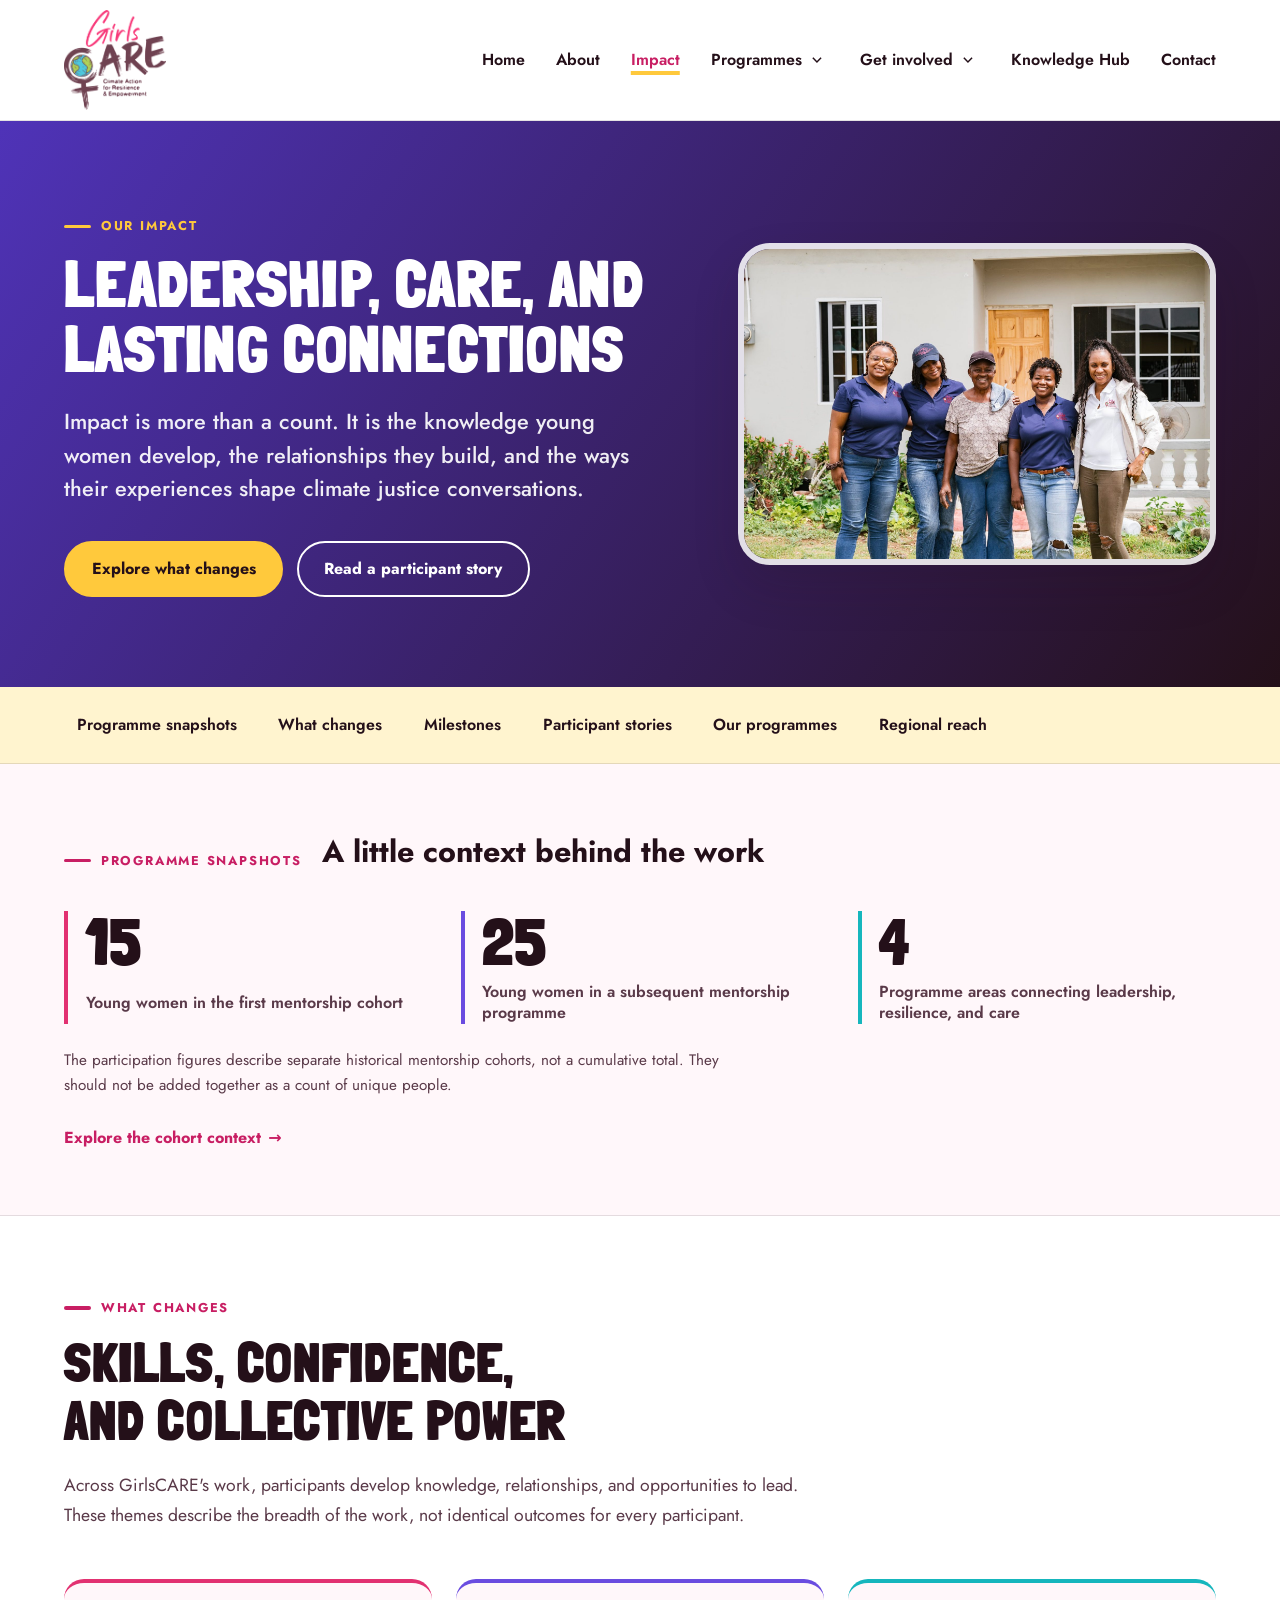
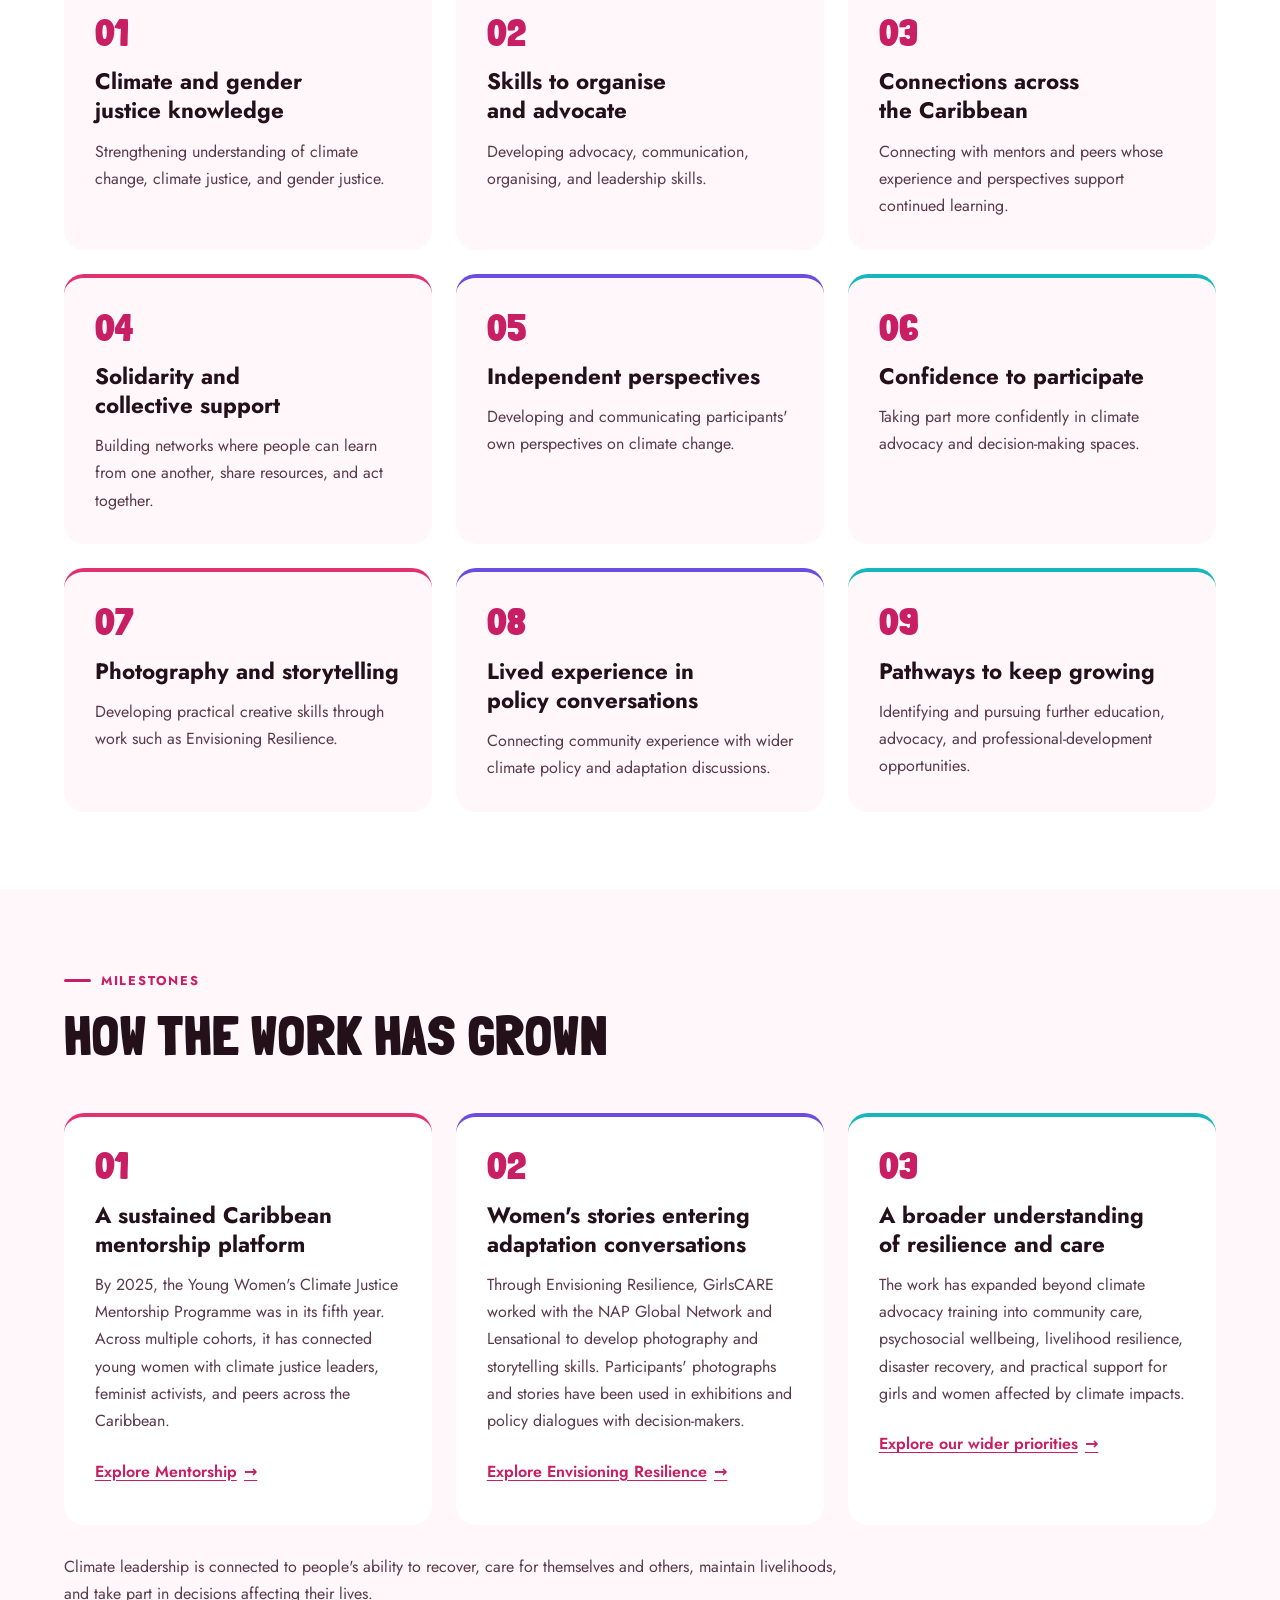
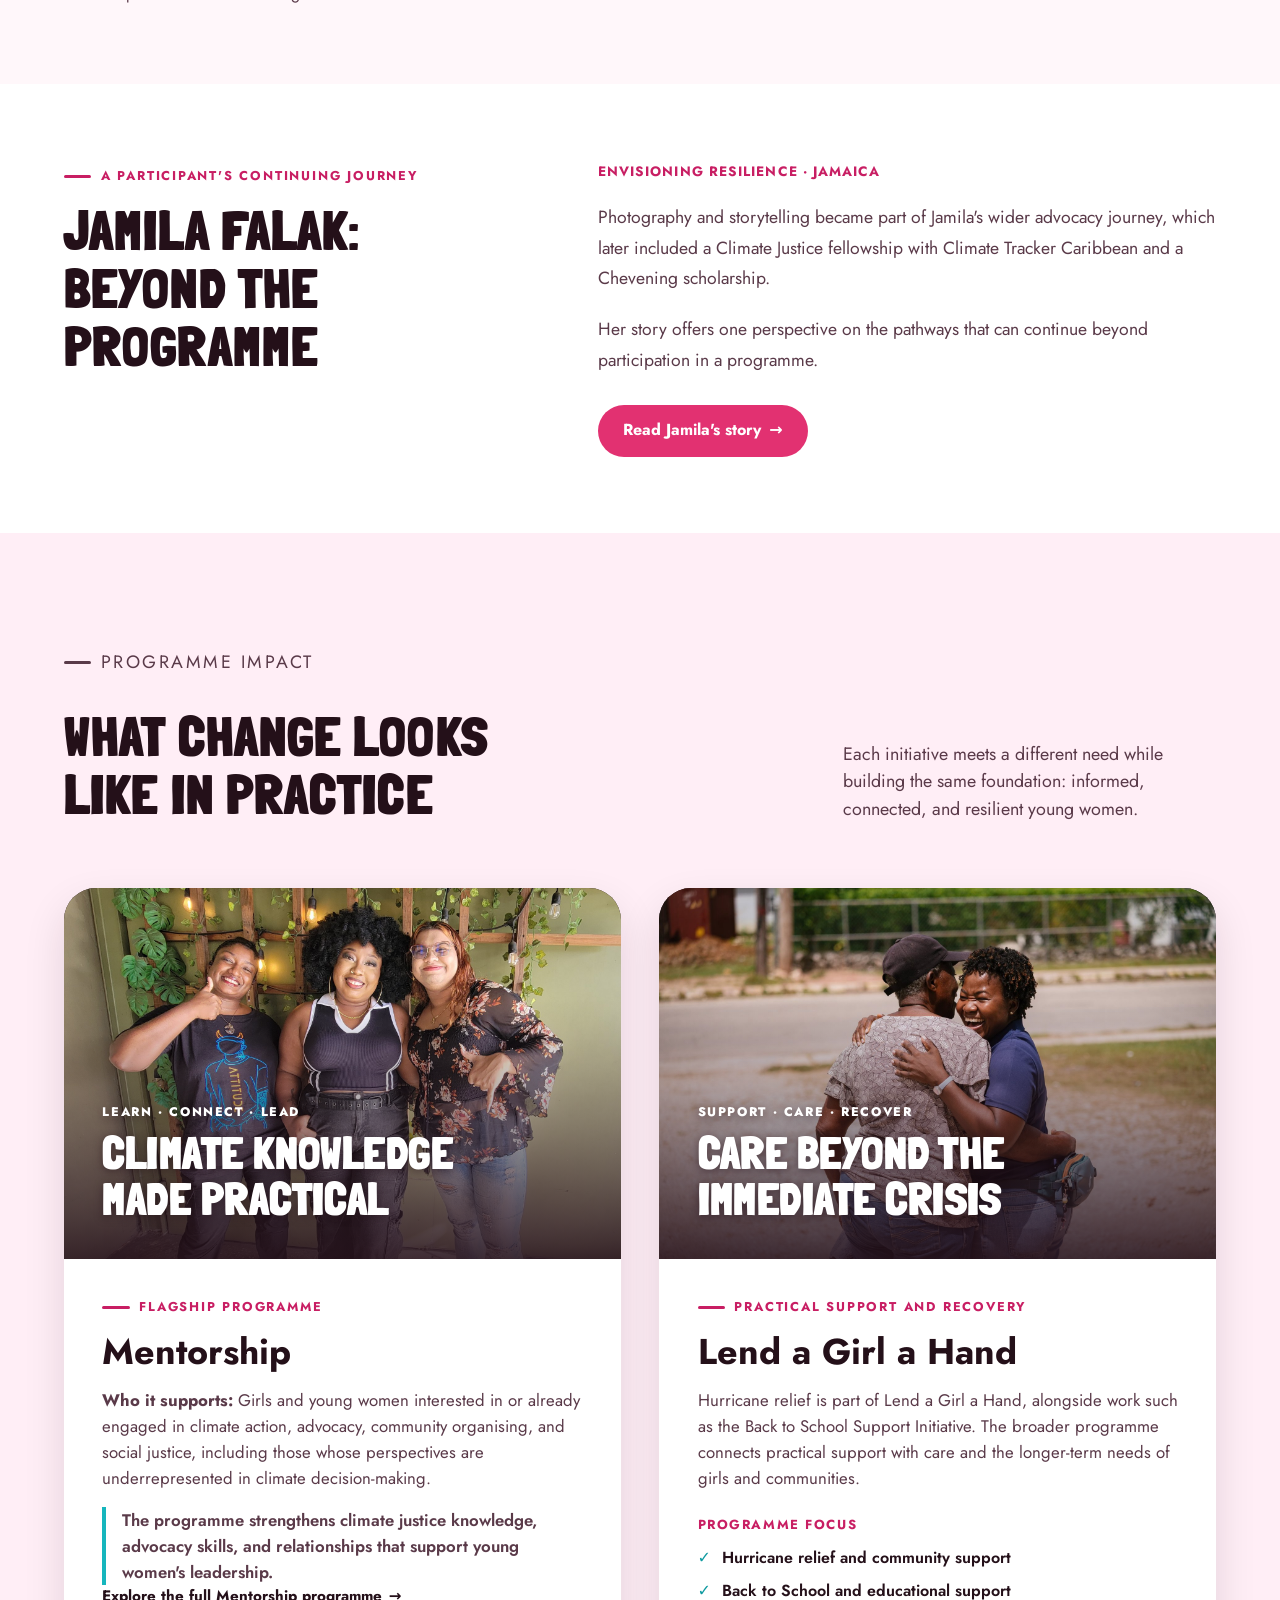
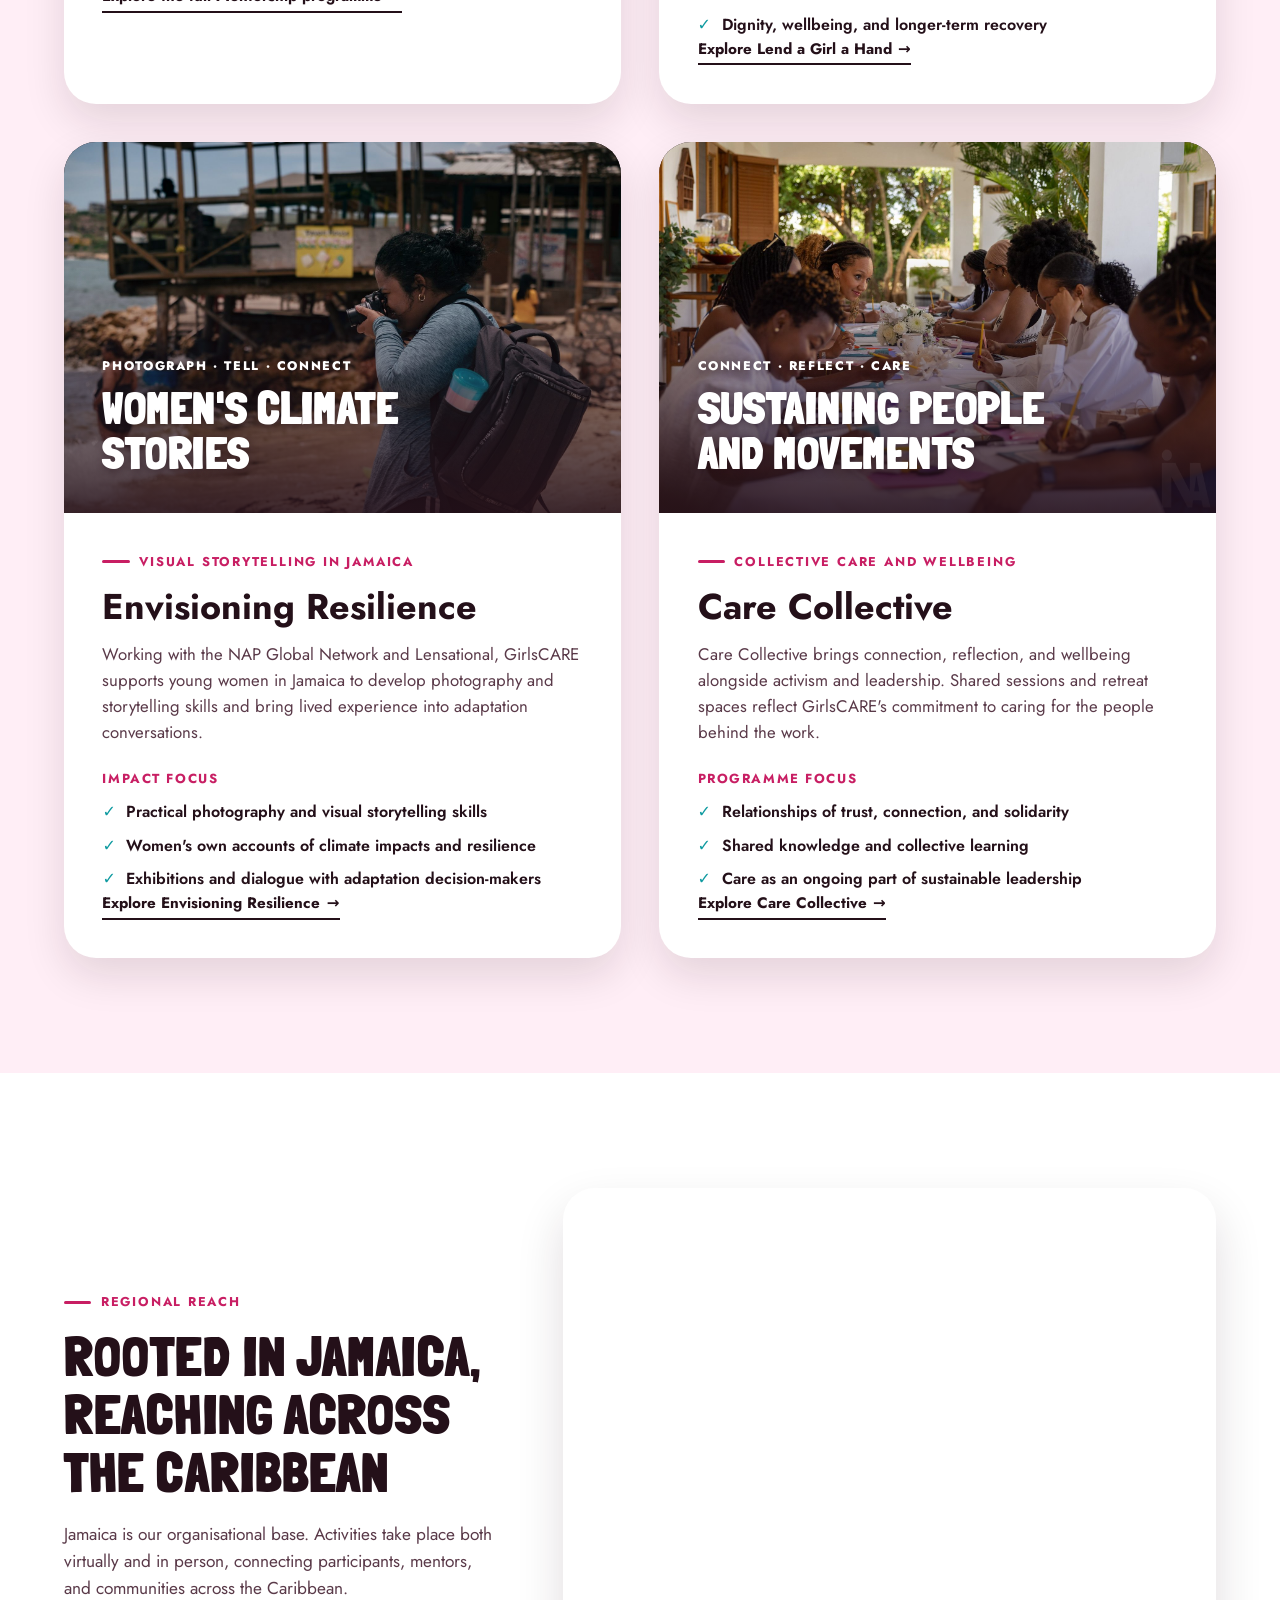
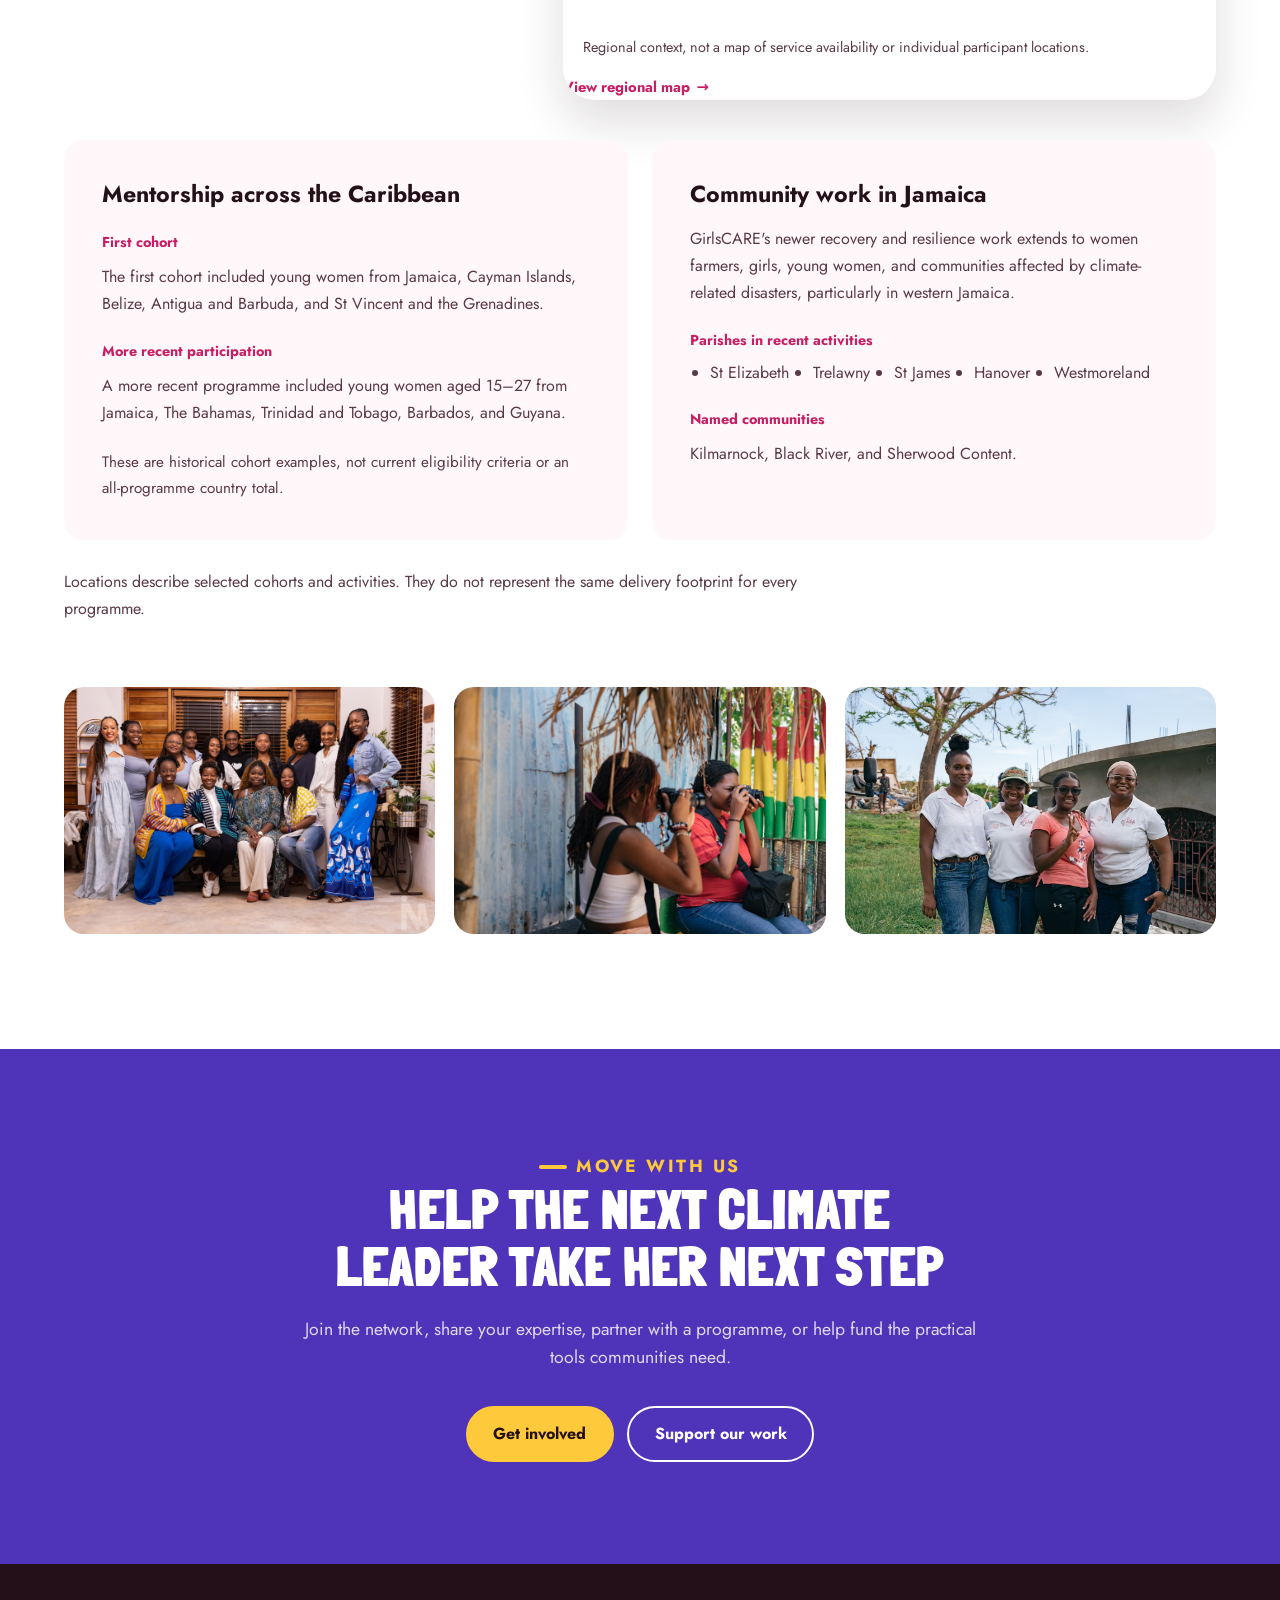
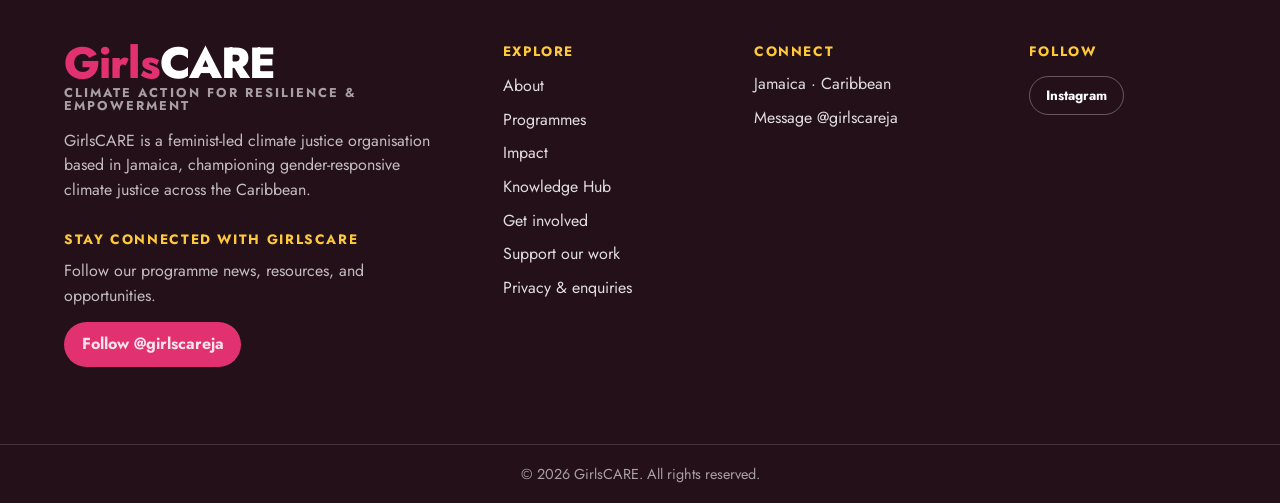
<file: public/impact.html>
<!DOCTYPE html>
<html lang="en">
  <head>
    <meta charset="UTF-8" />
    <meta name="viewport" content="width=device-width, initial-scale=1.0" />
    <meta name="theme-color" content="#e23171" />
    <meta
      name="description"
      content="Explore GirlsCARE's impact through historical programme snapshots, participant outcomes, milestones, regional connections, and stories of feminist climate leadership."
    />
    <title>Our Impact | GirlsCARE</title>
    <link rel="canonical" href="https://girlscarejamaica.web.app/impact.html" />
    <link rel="icon" type="image/png" href="/assets/favicon.png" />
    <meta property="og:type" content="website" />
    <meta property="og:site_name" content="GirlsCARE" />
    <meta property="og:locale" content="en_JM" />
    <meta property="og:title" content="Our Impact | GirlsCARE" />
    <meta
      property="og:description"
      content="Discover the skills, relationships, community care, and participant journeys behind GirlsCARE's work across Jamaica and the Caribbean."
    />
    <meta property="og:url" content="https://girlscarejamaica.web.app/impact.html" />
    <meta property="og:image" content="https://girlscarejamaica.web.app/assets/girlscare-social-preview-v4.jpg" />
    <meta property="og:image:type" content="image/jpeg" />
    <meta property="og:image:width" content="1200" />
    <meta property="og:image:height" content="630" />
    <meta
      property="og:image:alt"
      content="GirlsCARE's hurricane recovery team in Jamaica beside the words Girls powering climate justice in the Caribbean."
    />
    <meta name="twitter:card" content="summary_large_image" />
    <meta name="twitter:title" content="Our Impact | GirlsCARE" />
    <meta
      name="twitter:description"
      content="Programme snapshots, participant stories, and regional connections from GirlsCARE's climate justice work."
    />
    <meta name="twitter:image" content="https://girlscarejamaica.web.app/assets/girlscare-social-preview-v4.jpg" />
    <link rel="preconnect" href="https://fonts.googleapis.com" />
    <link rel="preconnect" href="https://fonts.gstatic.com" crossorigin />
    <link
      href="https://fonts.googleapis.com/css2?family=Jost:wght@400;500;600;700;800&display=swap"
      rel="stylesheet"
    />
    <link
      rel="preload"
      href="assets/fonts/londrina-solid-black.ttf"
      as="font"
      type="font/ttf"
      crossorigin
    />
    <link rel="stylesheet" href="styles.css?v=27" />
    <link rel="stylesheet" href="impact.css?v=1" />
  </head>
  <body>
    <a class="skip-link" href="#main-content">Skip to main content</a>

    <header class="site-header">
      <nav class="site-nav" aria-label="Main navigation">
        <a class="brand" href="index.html#home" aria-label="GirlsCARE home">
          <img
            class="brand__logo"
            src="assets/girlscare-logo.png"
            width="890"
            height="864"
            alt=""
          />
        </a>

        <button class="nav-toggle" type="button" aria-expanded="false" aria-controls="primary-navigation">
          <span class="visually-hidden">Open main menu</span>
          <span class="nav-toggle__icon" aria-hidden="true">
            <span></span><span></span><span></span>
          </span>
        </button>

        <ul class="nav-links" id="primary-navigation">
          <li><a href="index.html#home">Home</a></li>
          <li><a href="about.html">About</a></li>
          <li><a href="impact.html" aria-current="page">Impact</a></li>
          <li class="nav-item--submenu">
            <div class="nav-menu__trigger">
              <a href="index.html#programs">Programmes</a>
              <button class="nav-submenu__toggle" type="button" aria-expanded="false" aria-controls="programmes-menu">
                <span class="visually-hidden">Open Programmes menu</span>
                <svg viewBox="0 0 12 8" aria-hidden="true"><path d="m1 1 5 5 5-5" /></svg>
              </button>
            </div>
            <ul class="nav-submenu" id="programmes-menu">
              <li><a href="programmes/mentorship.html">Mentorship</a></li>
              <li><a href="programmes/lend-a-girl-a-hand.html">Lend a Girl a Hand</a></li>
              <li><a href="programmes/envisioning-resilience.html">Envisioning Resilience</a></li>
              <li><a href="programmes/care-collective.html">Care Collective</a></li>
            </ul>
          </li>
          <li class="nav-item--submenu">
            <div class="nav-menu__trigger">
              <a href="get-involved.html">Get involved</a>
              <button class="nav-submenu__toggle" type="button" aria-expanded="false" aria-controls="get-involved-menu">
                <span class="visually-hidden">Open Get involved menu</span>
                <svg viewBox="0 0 12 8" aria-hidden="true"><path d="m1 1 5 5 5-5" /></svg>
              </button>
            </div>
            <ul class="nav-submenu" id="get-involved-menu">
              <li><a href="get-involved.html#join">Join the network</a></li>
              <li><a href="get-involved.html#volunteer">Volunteer</a></li>
              <li><a href="get-involved.html#mentor">Become a mentor</a></li>
              <li><a href="get-involved.html#partner">Partner with us</a></li>
              <li><a href="support.html#donation-interest">Support our work</a></li>
            </ul>
          </li>
          <li><a href="knowledge-hub.html">Knowledge Hub</a></li>
          <li><a href="index.html#contact">Contact</a></li>
        </ul>
      </nav>
    </header>

    <main id="main-content">
      <section class="page-hero page-hero--impact" aria-labelledby="page-title">
        <div class="section-shell page-hero__grid">
          <div class="page-hero__copy">
            <p class="section-kicker">Our Impact</p>
            <h1 id="page-title">Leadership, care, and lasting connections</h1>
            <p>
              Impact is more than a count. It is the knowledge young women
              develop, the relationships they build, and the ways their
              experiences shape climate justice conversations.
            </p>
            <div class="hero__actions">
              <a class="button button--primary" href="#outcomes">Explore what changes</a>
              <a class="button button--secondary" href="#participant-stories">Read a participant story</a>
            </div>
          </div>
          <figure class="page-hero__visual">
            <img
              src="assets/impact-hurricane-outreach.jpg"
              width="1800"
              height="1198"
              alt="GirlsCARE outreach team members standing with a woman outside her home after agriculture support"
              fetchpriority="high"
            />
          </figure>
        </div>
      </section>

      <nav class="impact-page-nav" aria-label="On this page">
        <ul class="section-shell">
          <li><a href="#programme-snapshots">Programme snapshots</a></li>
          <li><a href="#outcomes">What changes</a></li>
          <li><a href="#milestones">Milestones</a></li>
          <li><a href="#participant-stories">Participant stories</a></li>
          <li><a href="#programme-impact">Our programmes</a></li>
          <li><a href="#regional-reach">Regional reach</a></li>
        </ul>
      </nav>

      <section class="impact-band impact-band--snapshots" id="programme-snapshots" aria-labelledby="impact-title">
        <div class="section-shell">
          <div class="impact-band__head">
            <p class="section-kicker">Programme snapshots</p>
            <h2 id="impact-title">A little context behind the work</h2>
          </div>
          <dl class="impact-band__grid" aria-describedby="snapshot-note">
            <div>
              <dt>15</dt>
              <dd>Young women in the first mentorship cohort</dd>
            </div>
            <div>
              <dt>25</dt>
              <dd>Young women in a subsequent mentorship programme</dd>
            </div>
            <div>
              <dt>4</dt>
              <dd>Programme areas connecting leadership, resilience, and care</dd>
            </div>
          </dl>
          <p class="impact-snapshot-note" id="snapshot-note">
            The participation figures describe separate historical mentorship
            cohorts, not a cumulative total. They should not be added together
            as a count of unique people.
          </p>
          <a class="impact-band__link" href="programmes/mentorship.html#regional-reach">Explore the cohort context <span aria-hidden="true">&rarr;</span></a>
        </div>
      </section>

      <section class="impact-page-section" id="outcomes" aria-labelledby="outcomes-title">
        <div class="section-shell">
          <div class="impact-section-heading">
            <p class="section-kicker">What changes</p>
            <h2 id="outcomes-title">Skills, confidence, and collective power</h2>
            <p>
              Across GirlsCARE's work, participants develop knowledge,
              relationships, and opportunities to lead. These themes describe
              the breadth of the work, not identical outcomes for every participant.
            </p>
          </div>
          <ul class="impact-outcomes">
            <li>
              <span class="impact-item-number" aria-hidden="true">01</span>
              <h3>Climate and gender justice knowledge</h3>
              <p>Strengthening understanding of climate change, climate justice, and gender justice.</p>
            </li>
            <li>
              <span class="impact-item-number" aria-hidden="true">02</span>
              <h3>Skills to organise and advocate</h3>
              <p>Developing advocacy, communication, organising, and leadership skills.</p>
            </li>
            <li>
              <span class="impact-item-number" aria-hidden="true">03</span>
              <h3>Connections across the Caribbean</h3>
              <p>Connecting with mentors and peers whose experience and perspectives support continued learning.</p>
            </li>
            <li>
              <span class="impact-item-number" aria-hidden="true">04</span>
              <h3>Solidarity and collective support</h3>
              <p>Building networks where people can learn from one another, share resources, and act together.</p>
            </li>
            <li>
              <span class="impact-item-number" aria-hidden="true">05</span>
              <h3>Independent perspectives</h3>
              <p>Developing and communicating participants' own perspectives on climate change.</p>
            </li>
            <li>
              <span class="impact-item-number" aria-hidden="true">06</span>
              <h3>Confidence to participate</h3>
              <p>Taking part more confidently in climate advocacy and decision-making spaces.</p>
            </li>
            <li>
              <span class="impact-item-number" aria-hidden="true">07</span>
              <h3>Photography and storytelling</h3>
              <p>Developing practical creative skills through work such as Envisioning Resilience.</p>
            </li>
            <li>
              <span class="impact-item-number" aria-hidden="true">08</span>
              <h3>Lived experience in policy conversations</h3>
              <p>Connecting community experience with wider climate policy and adaptation discussions.</p>
            </li>
            <li>
              <span class="impact-item-number" aria-hidden="true">09</span>
              <h3>Pathways to keep growing</h3>
              <p>Identifying and pursuing further education, advocacy, and professional-development opportunities.</p>
            </li>
          </ul>
        </div>
      </section>

      <section class="impact-page-section impact-page-section--tint" id="milestones" aria-labelledby="milestones-title">
        <div class="section-shell">
          <div class="impact-section-heading">
            <p class="section-kicker">Milestones</p>
            <h2 id="milestones-title">How the work has grown</h2>
          </div>
          <ol class="impact-milestones">
            <li>
              <span class="impact-item-number" aria-hidden="true">01</span>
              <h3>A sustained Caribbean mentorship platform</h3>
              <p>
                By 2025, the Young Women's Climate Justice Mentorship
                Programme was in its fifth year. Across multiple cohorts,
                it has connected young women with climate justice leaders,
                feminist activists, and peers across the Caribbean.
              </p>
              <a href="programmes/mentorship.html">Explore Mentorship <span aria-hidden="true">&rarr;</span></a>
            </li>
            <li>
              <span class="impact-item-number" aria-hidden="true">02</span>
              <h3>Women's stories entering adaptation conversations</h3>
              <p>
                Through Envisioning Resilience, GirlsCARE worked with the
                NAP Global Network and Lensational to develop photography
                and storytelling skills. Participants' photographs and
                stories have been used in exhibitions and policy
                dialogues with decision-makers.
              </p>
              <a href="programmes/envisioning-resilience.html">Explore Envisioning Resilience <span aria-hidden="true">&rarr;</span></a>
            </li>
            <li>
              <span class="impact-item-number" aria-hidden="true">03</span>
              <h3>A broader understanding of resilience and care</h3>
              <p>
                The work has expanded beyond climate advocacy training
                into community care, psychosocial wellbeing, livelihood
                resilience, disaster recovery, and practical support for
                girls and women affected by climate impacts.
              </p>
              <a href="about.html#looking-ahead">Explore our wider priorities <span aria-hidden="true">&rarr;</span></a>
            </li>
          </ol>
          <p class="impact-section-note">
            Climate leadership is connected to people's ability to recover,
            care for themselves and others, maintain livelihoods, and take
            part in decisions affecting their lives.
          </p>
        </div>
      </section>

      <section class="impact-page-section impact-story-preview" id="participant-stories" aria-labelledby="participant-story-title">
        <div class="section-shell impact-story-grid">
          <div>
            <p class="section-kicker">A participant's continuing journey</p>
            <h2 id="participant-story-title">Jamila Falak: beyond the programme</h2>
          </div>
          <div class="impact-story-copy">
            <p class="impact-story-meta">Envisioning Resilience &middot; Jamaica</p>
            <p>
              Photography and storytelling became part of Jamila's wider
              advocacy journey, which later included a Climate Justice
              fellowship with Climate Tracker Caribbean and a Chevening
              scholarship.
            </p>
            <p>
              Her story offers one perspective on the pathways that can
              continue beyond participation in a programme.
            </p>
            <a class="text-link" href="knowledge-hub.html#jamila-falak">Read Jamila's story</a>
          </div>
        </div>
      </section>

      <section class="impact-programmes" id="programme-impact" aria-labelledby="programmes-title">
        <div class="section-shell">
          <div class="section-heading">
            <p class="section-kicker">Programme Impact</p>
            <h2 id="programmes-title">What change looks like in practice</h2>
            <p>
              Each initiative meets a different need while building the same
              foundation: informed, connected, and resilient young women.
            </p>
          </div>

          <div class="impact-programmes__list impact-summary-grid">
            <article class="impact-program impact-summary-card" id="mentorship">
              <figure class="impact-program__visual program-photo program-photo--mentorship">
                <img
                  src="assets/homepage-mentorship-participants.jpg"
                  width="1800"
                  height="1200"
                  alt="Three GirlsCARE mentorship participants smiling together"
                  loading="lazy"
                />
                <figcaption>
                  <span>Learn · Connect · Lead</span>
                  <strong>Climate knowledge made practical</strong>
                </figcaption>
              </figure>
              <div class="impact-program__body">
                <p class="section-kicker">Flagship programme</p>
                <h3>Mentorship</h3>
                <p>
                  <strong>Who it supports:</strong> Girls and young women interested
                  in or already engaged in climate action, advocacy, community
                  organising, and social justice, including those whose perspectives
                  are underrepresented in climate decision-making.
                </p>
                <p class="impact-program__result">
                  The programme strengthens climate justice knowledge, advocacy
                  skills, and relationships that support young women's leadership.
                </p>
                <a class="program-card__more" href="programmes/mentorship.html">Explore the full Mentorship programme <span aria-hidden="true">&rarr;</span></a>
              </div>
            </article>

            <article class="impact-program impact-summary-card" id="hurricane-relief">
              <figure class="impact-program__visual program-photo program-photo--relief">
                <img
                  src="assets/hurricane-relief-outreach.jpg"
                  width="1800"
                  height="1198"
                  alt="A GirlsCARE outreach team member embracing a woman during hurricane recovery support"
                  loading="lazy"
                />
                <figcaption>
                  <span>Support · Care · Recover</span>
                  <strong>Care beyond the immediate crisis</strong>
                </figcaption>
              </figure>
              <div class="impact-program__body">
                <p class="section-kicker">Practical support and recovery</p>
                <h3 id="lend-a-girl-a-hand">Lend a Girl a Hand</h3>
                <p>
                  Hurricane relief is part of Lend a Girl a Hand, alongside
                  work such as the Back to School Support Initiative.
                  The broader programme connects practical support with
                  care and the longer-term needs of girls and communities.
                </p>
                <h4>Programme focus</h4>
                <ul class="impact-program__outcomes">
                  <li>Hurricane relief and community support</li>
                  <li>Back to School and educational support</li>
                  <li>Dignity, wellbeing, and longer-term recovery</li>
                </ul>
                <a class="program-card__more" href="programmes/lend-a-girl-a-hand.html">Explore Lend a Girl a Hand <span aria-hidden="true">&rarr;</span></a>
              </div>
            </article>

            <article class="impact-program impact-summary-card" id="envisioning-resilience">
              <figure class="impact-program__visual program-photo program-photo--resilience">
                <img
                  src="assets/envisioning-resilience-camera-work.jpg"
                  width="1800"
                  height="1202"
                  alt="A participant taking photographs during Envisioning Resilience at Hellshire Beach"
                  loading="lazy"
                />
                <figcaption>
                  <span>Photograph · Tell · Connect</span>
                  <strong>Women's climate stories</strong>
                </figcaption>
              </figure>
              <div class="impact-program__body">
                <p class="section-kicker">Visual storytelling in Jamaica</p>
                <h3>Envisioning Resilience</h3>
                <p>
                  Working with the NAP Global Network and Lensational, GirlsCARE
                  supports young women in Jamaica to develop photography and
                  storytelling skills and bring lived experience into adaptation
                  conversations.
                </p>
                <h4>Impact focus</h4>
                <ul class="impact-program__outcomes">
                  <li>Practical photography and visual storytelling skills</li>
                  <li>Women's own accounts of climate impacts and resilience</li>
                  <li>Exhibitions and dialogue with adaptation decision-makers</li>
                </ul>
                <a class="program-card__more" href="programmes/envisioning-resilience.html">Explore Envisioning Resilience <span aria-hidden="true">&rarr;</span></a>
              </div>
            </article>

            <article class="impact-program impact-summary-card" id="care-collective">
              <figure class="impact-program__visual program-photo program-photo--collective">
                <img
                  src="assets/care-collective-retreat.jpg"
                  width="1800"
                  height="1201"
                  alt="Care Collective members working together around a long table at a visioning retreat"
                  loading="lazy"
                />
                <figcaption>
                  <span>Connect · Reflect · Care</span>
                  <strong>Sustaining people and movements</strong>
                </figcaption>
              </figure>
              <div class="impact-program__body">
                <p class="section-kicker">Collective care and wellbeing</p>
                <h3>Care Collective</h3>
                <p>
                  Care Collective brings connection, reflection, and wellbeing
                  alongside activism and leadership. Shared sessions and retreat
                  spaces reflect GirlsCARE's commitment to caring for the
                  people behind the work.
                </p>
                <h4>Programme focus</h4>
                <ul class="impact-program__outcomes">
                  <li>Relationships of trust, connection, and solidarity</li>
                  <li>Shared knowledge and collective learning</li>
                  <li>Care as an ongoing part of sustainable leadership</li>
                </ul>
                <a class="program-card__more" href="programmes/care-collective.html">Explore Care Collective <span aria-hidden="true">&rarr;</span></a>
              </div>
            </article>
          </div>
        </div>
      </section>

      <section class="impact-region impact-region--detail" id="regional-reach" aria-labelledby="region-title">
        <div class="section-shell">
          <div class="impact-region__grid">
            <div class="impact-region__copy">
              <p class="section-kicker">Regional reach</p>
              <h2 id="region-title">Rooted in Jamaica, reaching across the Caribbean</h2>
              <p>
                Jamaica is our organisational base. Activities take place
                both virtually and in person, connecting participants,
                mentors, and communities across the Caribbean.
              </p>
            </div>
            <div class="impact-region__map">
              <iframe
                title="Regional map of Jamaica and the Caribbean"
                src="https://www.openstreetmap.org/export/embed.html?bbox=-90.0%2C0.0%2C-53.0%2C27.0&amp;layer=mapnik"
                loading="lazy"
                referrerpolicy="no-referrer-when-downgrade"
              ></iframe>
              <p class="impact-map-note">Regional context, not a map of service availability or individual participant locations.</p>
              <a class="reach__map-link" href="https://www.openstreetmap.org/#map=4/14/-72" target="_blank" rel="noopener" aria-label="View the regional map on OpenStreetMap (opens in a new tab)">View regional map <span aria-hidden="true">&rarr;</span></a>
            </div>
          </div>
          <div class="impact-reach-grid">
            <article class="impact-reach-card">
              <h3>Mentorship across the Caribbean</h3>
              <h4>First cohort</h4>
              <p>
                The first cohort included young women from Jamaica,
                Cayman Islands, Belize, Antigua and Barbuda, and
                St Vincent and the Grenadines.
              </p>
              <h4>More recent participation</h4>
              <p>
                A more recent programme included young women aged
                15&ndash;27 from Jamaica, The Bahamas, Trinidad and Tobago,
                Barbados, and Guyana.
              </p>
              <p class="impact-section-note">
                These are historical cohort examples, not current
                eligibility criteria or an all-programme country total.
              </p>
            </article>
            <article class="impact-reach-card">
              <h3>Community work in Jamaica</h3>
              <p>
                GirlsCARE's newer recovery and resilience work extends
                to women farmers, girls, young women, and communities
                affected by climate-related disasters, particularly
                in western Jamaica.
              </p>
              <h4>Parishes in recent activities</h4>
              <ul class="impact-place-list">
                <li>St Elizabeth</li>
                <li>Trelawny</li>
                <li>St James</li>
                <li>Hanover</li>
                <li>Westmoreland</li>
              </ul>
              <h4>Named communities</h4>
              <p>Kilmarnock, Black River, and Sherwood Content.</p>
            </article>
          </div>
          <p class="impact-section-note">
            Locations describe selected cohorts and activities. They do not
            represent the same delivery footprint for every programme.
          </p>
          <ul class="impact-region__gallery" aria-label="GirlsCARE in action">
            <li>
              <figure class="impact-region__story photo-story" tabindex="0">
                <img
                  src="assets/impact-care-collective-visioning-retreat.jpg"
                  width="1800"
                  height="1200"
                  alt="Participants at the GirlsCARE Feminist Collective Care and 2026 Visioning Retreat in Treasure Beach"
                  loading="lazy"
                />
                <figcaption>
                  <strong>Care Collective</strong>
                  <span>
                    Feminist Collective Care &amp; 2026 Visioning Retreat,
                    Treasure Beach, St Elizabeth
                  </span>
                </figcaption>
              </figure>
            </li>
            <li>
              <figure class="impact-region__story photo-story" tabindex="0">
                <img
                  src="assets/impact-envisioning-resilience-storytelling.jpg"
                  width="1800"
                  height="1200"
                  alt="Two participants taking photographs at the Trench Town Ceramics and Arts Centre"
                  loading="lazy"
                />
                <figcaption>
                  <strong>Envisioning Resilience</strong>
                  <span>
                    Visual Storytelling Initiative<br />
                    Trench Town Ceramics and Arts Centre 2025
                  </span>
                </figcaption>
              </figure>
            </li>
            <li>
              <figure class="impact-region__story photo-story" tabindex="0">
                <img
                  src="assets/impact-hurricane-relief-westmoreland.jpg"
                  width="1200"
                  height="800"
                  alt="Four women standing together during GirlsCARE's Hurricane Relief Project in Westmoreland"
                  loading="lazy"
                />
                <figcaption>
                  <strong>Lend a Girl a Hand</strong>
                  <span>Hurricane Relief Project in Westmoreland, 2026</span>
                </figcaption>
              </figure>
            </li>
          </ul>
        </div>
      </section>

      <section class="impact-cta impact-page-cta" aria-labelledby="impact-cta-title">
        <div class="section-shell">
          <p class="section-kicker">Move with us</p>
          <h2 id="impact-cta-title">Help the next climate leader take her next step</h2>
          <p>
            Join the network, share your expertise, partner with a programme, or
            help fund the practical tools communities need.
          </p>
          <div class="hero__actions">
            <a class="button button--primary" href="get-involved.html">Get involved</a>
            <a class="button button--secondary" href="support.html">Support our work</a>
          </div>
        </div>
      </section>
    </main>

    <footer class="site-footer" id="contact">
      <div class="section-shell footer-grid">
        <div class="footer-about">
          <a class="brand brand--footer" href="index.html#home" aria-label="GirlsCARE home">
            <span class="brand__name">
              <span class="brand__name-girls">Girls</span><span>CARE</span>
            </span>
            <span class="brand__tagline">Climate Action for Resilience &amp; Empowerment</span>
          </a>
          <p>
            GirlsCARE is a feminist-led climate justice organisation based in
            Jamaica, championing gender-responsive climate justice across the Caribbean.
          </p>

          <div class="footer-newsletter" aria-labelledby="newsletter-heading">
            <span class="footer-newsletter__heading" id="newsletter-heading">Stay connected with GirlsCARE</span>
            <p>Follow our programme news, resources, and opportunities.</p>
            <a class="footer-newsletter__link" href="https://www.instagram.com/girlscareja/">Follow @girlscareja</a>
          </div>
        </div>

        <nav class="footer-nav" aria-label="Footer">
          <strong>Explore</strong>
          <ul>
            <li><a href="about.html">About</a></li>
            <li><a href="index.html#programs">Programmes</a></li>
            <li><a href="impact.html">Impact</a></li>
            <li><a href="knowledge-hub.html">Knowledge Hub</a></li>
            <li><a href="get-involved.html">Get involved</a></li>
            <li><a href="support.html">Support our work</a></li>
            <li><a href="privacy.html">Privacy &amp; enquiries</a></li>
          </ul>
        </nav>

        <address>
          <strong>Connect</strong>
          <span>Jamaica · Caribbean</span>
          <a href="https://www.instagram.com/girlscareja/">Message @girlscareja</a>
        </address>

        <div class="footer-social">
          <strong>Follow</strong>
          <ul class="social-links" aria-label="Social media links">
            <li><a href="https://www.instagram.com/girlscareja/" aria-label="GirlsCARE on Instagram">Instagram</a></li>
          </ul>
        </div>
      </div>

      <div class="footer-bottom">
        <p>&copy; 2026 GirlsCARE. All rights reserved.</p>
      </div>
    </footer>
    <script src="site.js?v=7"></script>
  </body>
</html>
</file>
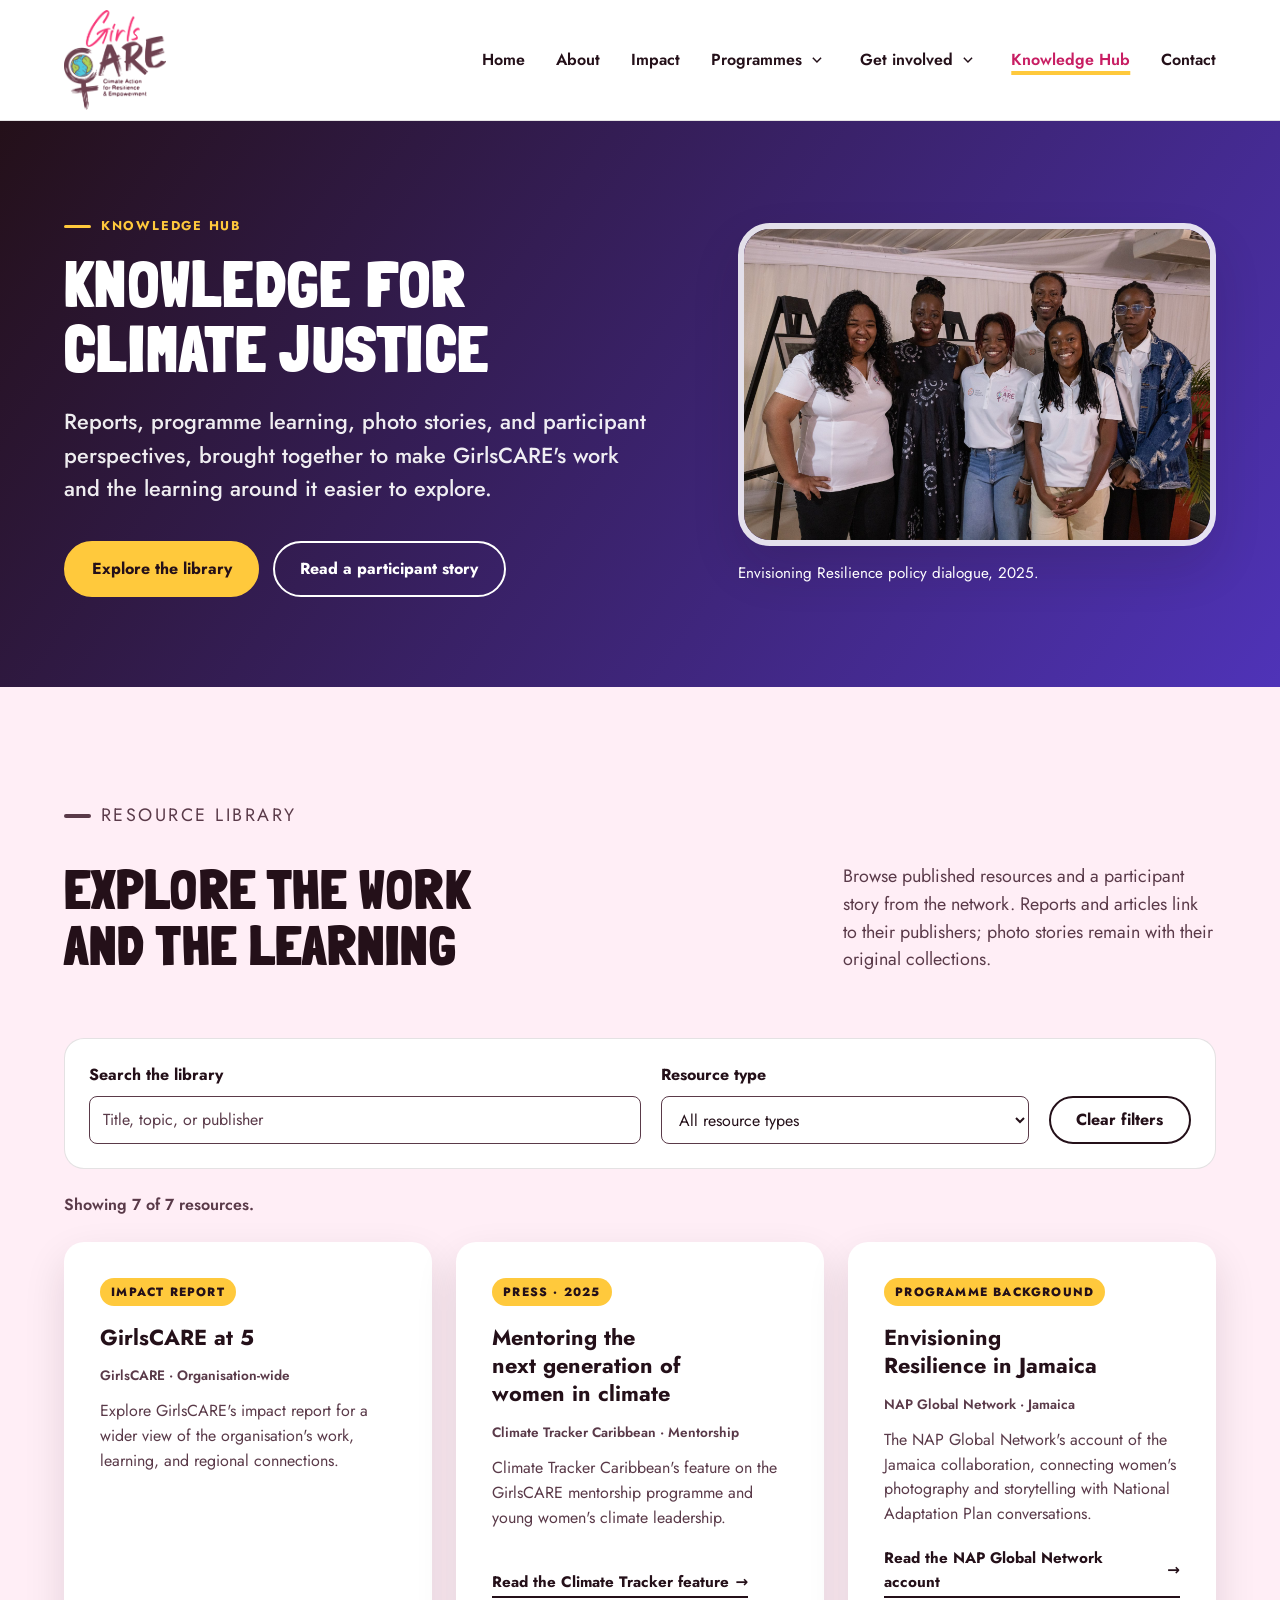
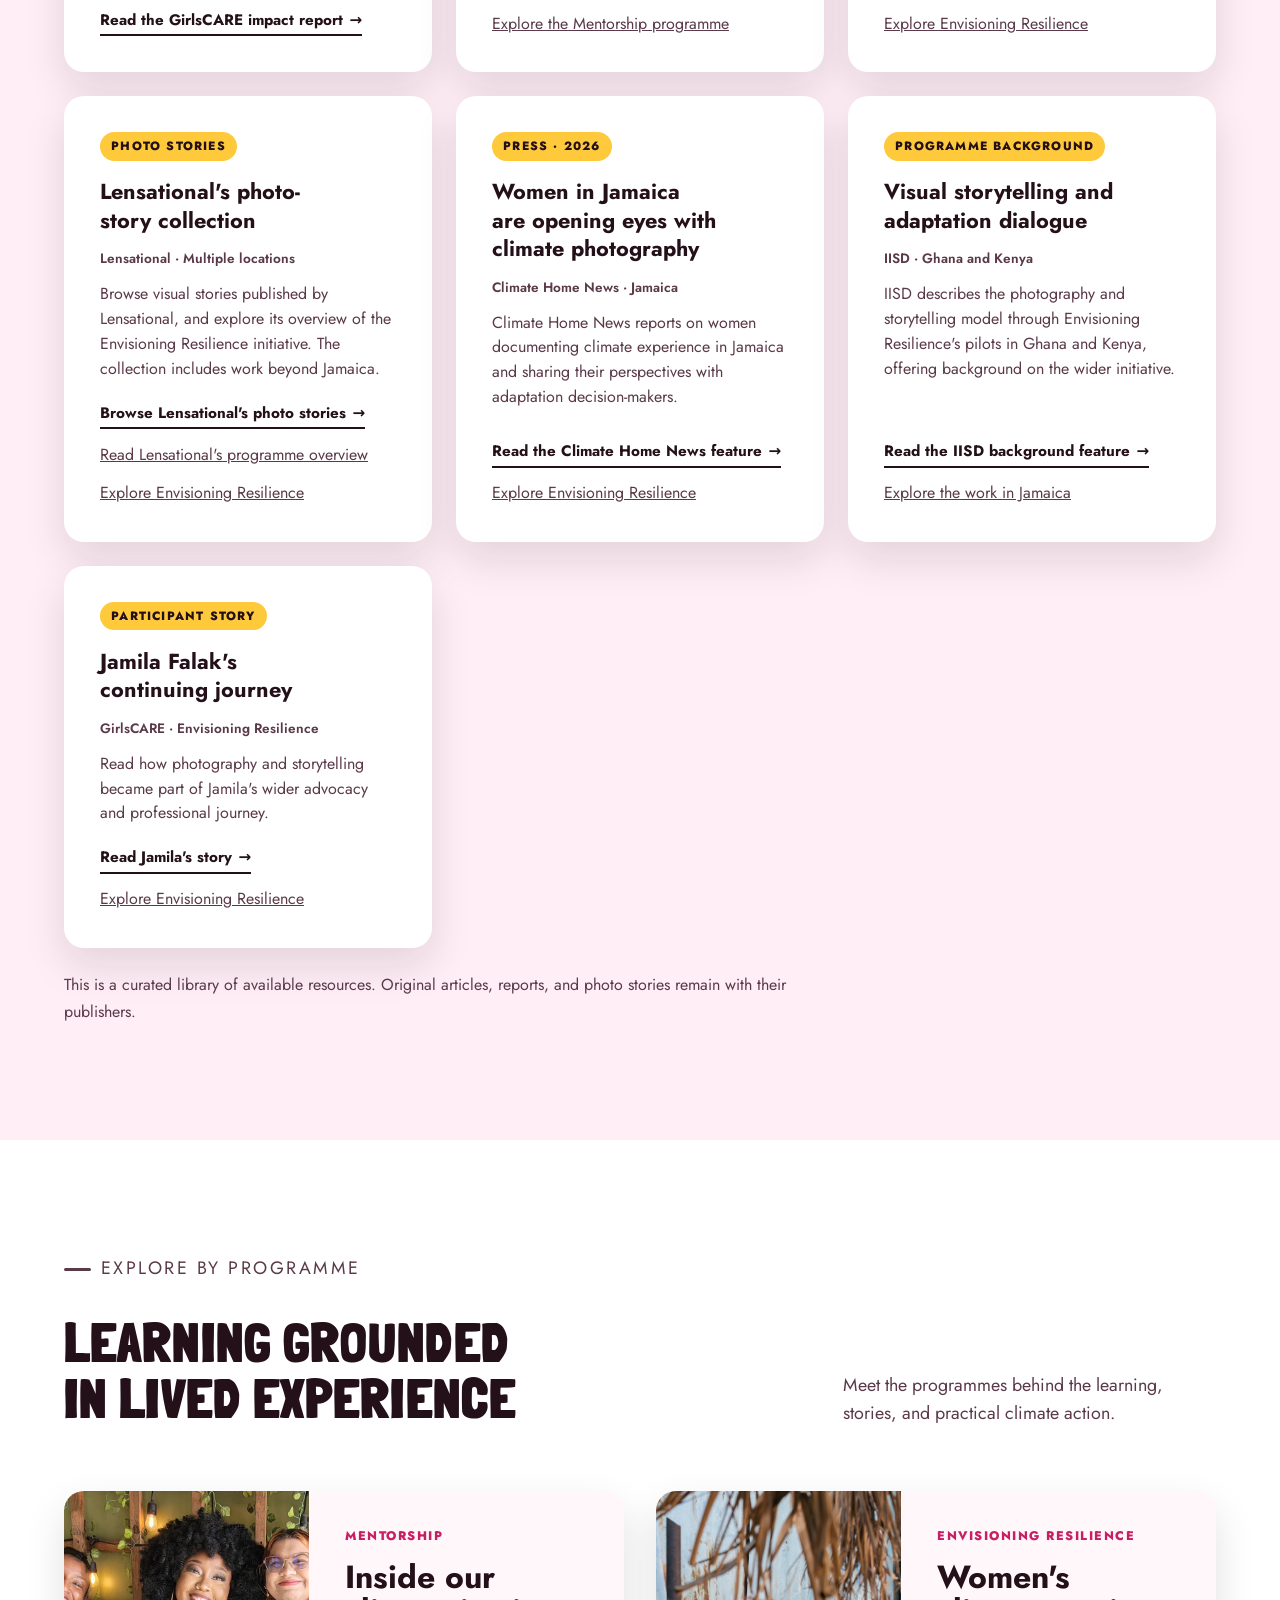
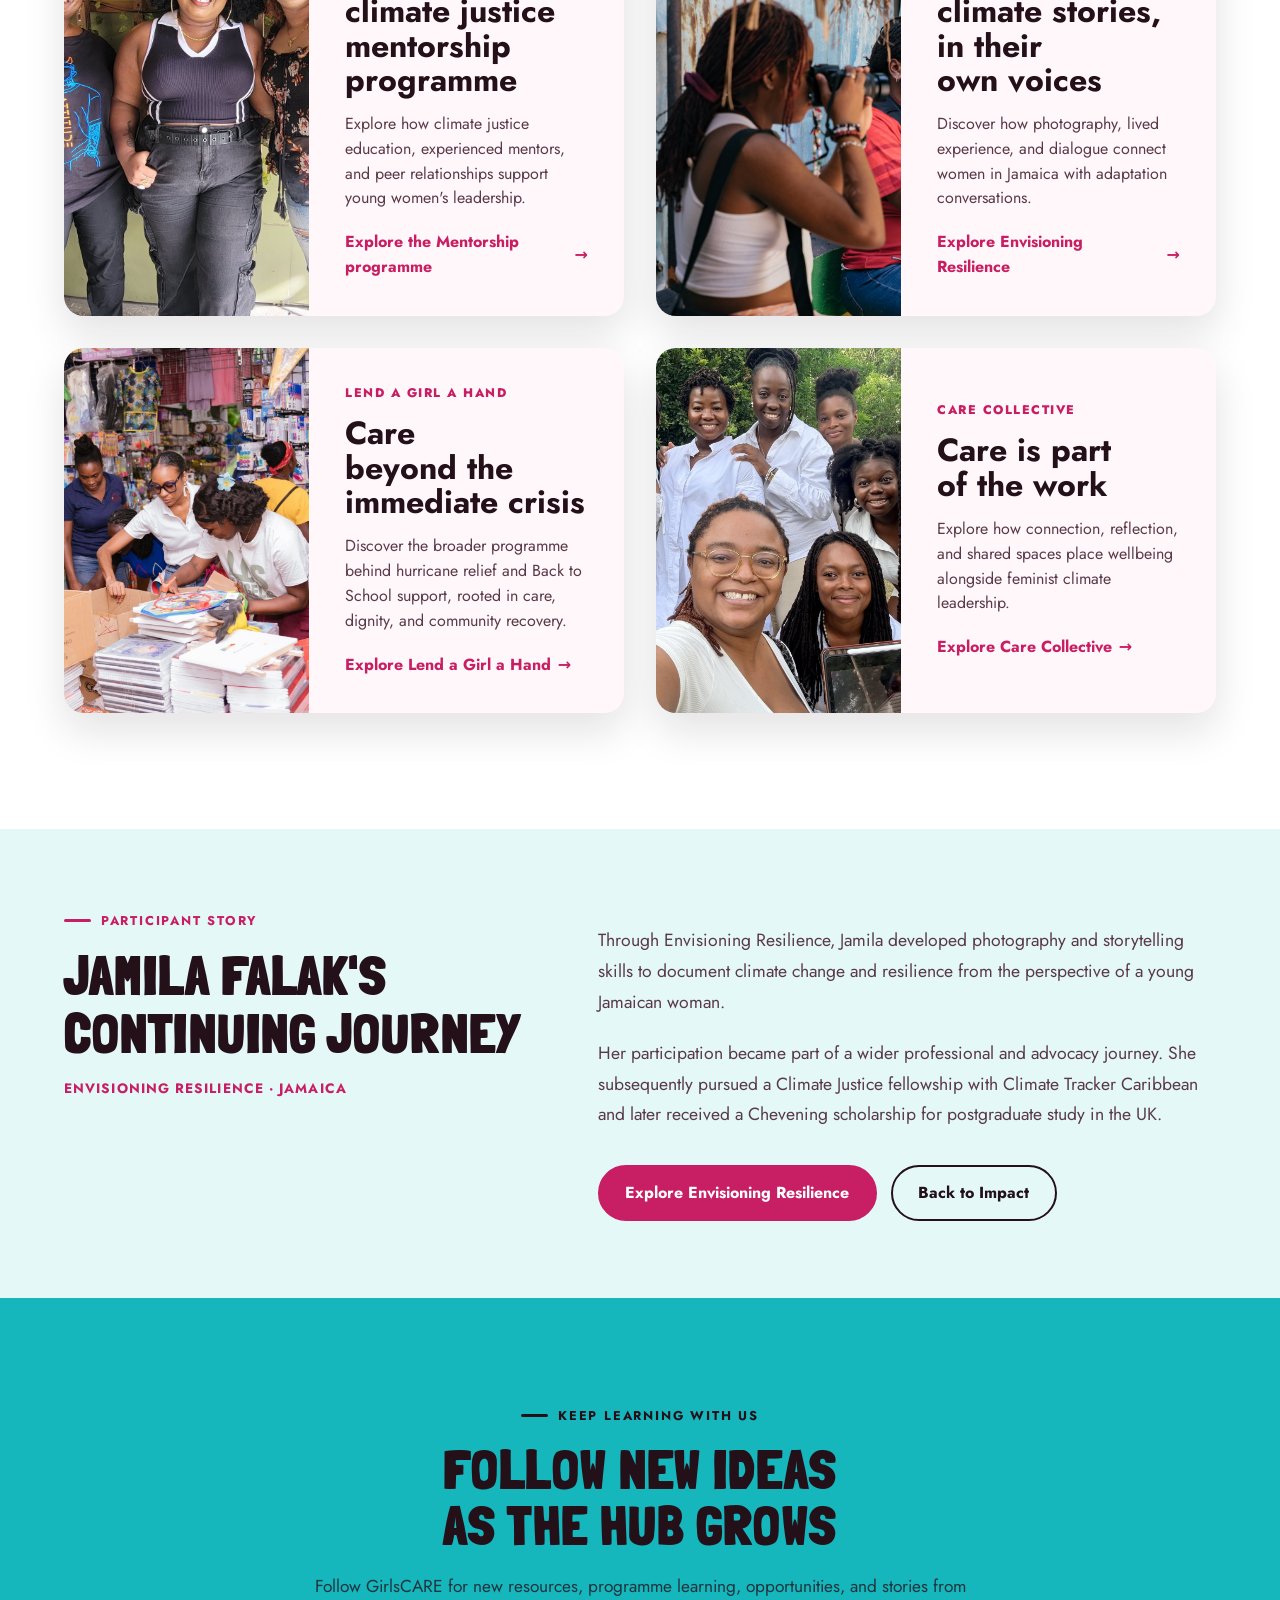
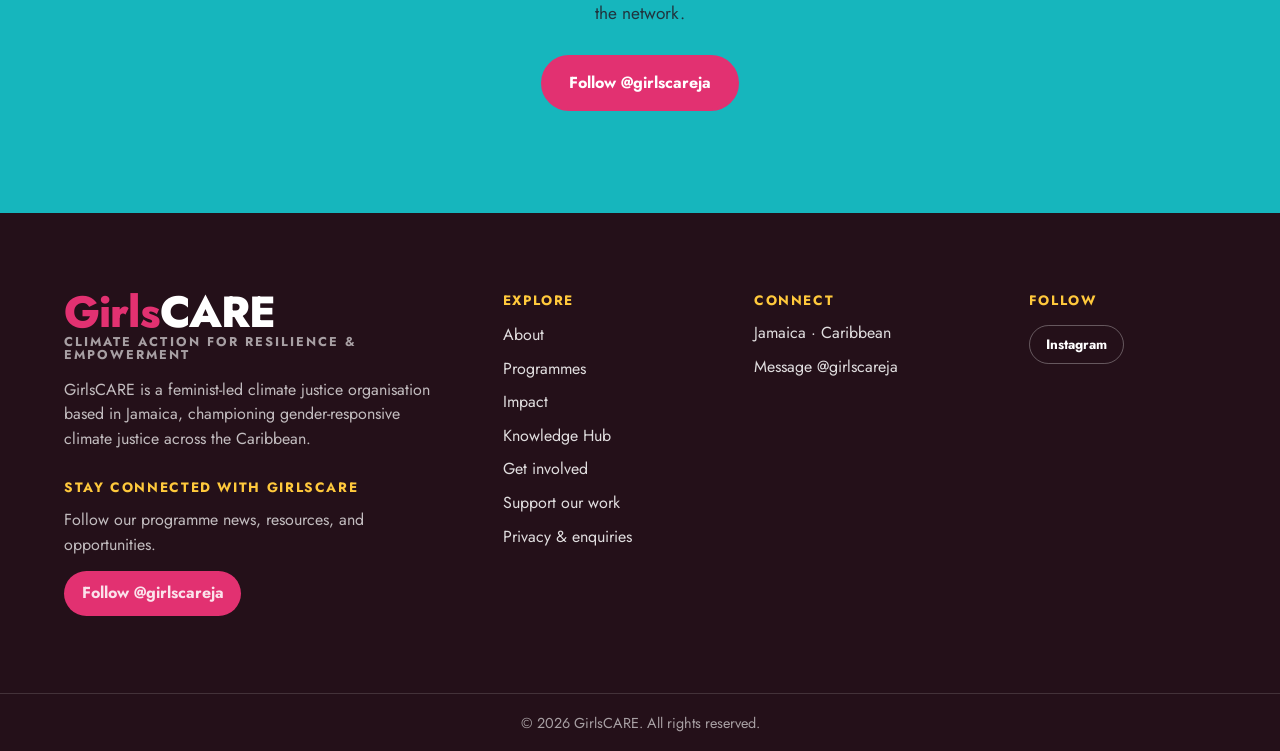
<file: public/knowledge-hub.html>
<!DOCTYPE html>
<html lang="en">
  <head>
    <meta charset="UTF-8" />
    <meta name="viewport" content="width=device-width, initial-scale=1.0" />
    <meta name="theme-color" content="#e23171" />
    <meta
      name="description"
      content="Browse GirlsCARE's resource library: impact reporting, programme background, press coverage, photo stories, and participant perspectives on climate justice."
    />
    <title>Knowledge Hub | GirlsCARE</title>
    <link rel="canonical" href="https://girlscarejamaica.web.app/knowledge-hub.html" />
    <link rel="icon" type="image/png" href="/assets/favicon.png" />
    <meta property="og:type" content="website" />
    <meta property="og:site_name" content="GirlsCARE" />
    <meta property="og:locale" content="en_JM" />
    <meta property="og:title" content="Knowledge Hub | GirlsCARE" />
    <meta
      property="og:description"
      content="Find reports, programme learning, photo stories, and participant perspectives from GirlsCARE and its collaborators."
    />
    <meta property="og:url" content="https://girlscarejamaica.web.app/knowledge-hub.html" />
    <meta property="og:image" content="https://girlscarejamaica.web.app/assets/girlscare-social-preview-v4.jpg" />
    <meta property="og:image:type" content="image/jpeg" />
    <meta property="og:image:width" content="1200" />
    <meta property="og:image:height" content="630" />
    <meta
      property="og:image:alt"
      content="GirlsCARE's hurricane recovery team in Jamaica beside the words Girls powering climate justice in the Caribbean."
    />
    <meta name="twitter:card" content="summary_large_image" />
    <meta name="twitter:title" content="Knowledge Hub | GirlsCARE" />
    <meta
      name="twitter:description"
      content="Explore GirlsCARE's curated library of reports, programme resources, press coverage, and participant stories."
    />
    <meta name="twitter:image" content="https://girlscarejamaica.web.app/assets/girlscare-social-preview-v4.jpg" />
    <link rel="preconnect" href="https://fonts.googleapis.com" />
    <link rel="preconnect" href="https://fonts.gstatic.com" crossorigin />
    <link
      href="https://fonts.googleapis.com/css2?family=Jost:wght@400;500;600;700;800&display=swap"
      rel="stylesheet"
    />
    <link
      rel="preload"
      href="assets/fonts/londrina-solid-black.ttf"
      as="font"
      type="font/ttf"
      crossorigin
    />
    <link rel="stylesheet" href="styles.css?v=27" />
    <link rel="stylesheet" href="impact.css?v=1" />
    <link rel="stylesheet" href="knowledge-hub.css?v=2" />
  </head>
  <body>
    <a class="skip-link" href="#main-content">Skip to main content</a>

    <header class="site-header">
      <nav class="site-nav" aria-label="Main navigation">
        <a class="brand" href="index.html#home" aria-label="GirlsCARE home">
          <img
            class="brand__logo"
            src="assets/girlscare-logo.png"
            width="890"
            height="864"
            alt=""
          />
        </a>

        <button class="nav-toggle" type="button" aria-expanded="false" aria-controls="primary-navigation">
          <span class="visually-hidden">Open main menu</span>
          <span class="nav-toggle__icon" aria-hidden="true">
            <span></span><span></span><span></span>
          </span>
        </button>

        <ul class="nav-links" id="primary-navigation">
          <li><a href="index.html#home">Home</a></li>
          <li><a href="about.html">About</a></li>
          <li><a href="impact.html">Impact</a></li>
          <li class="nav-item--submenu">
            <div class="nav-menu__trigger">
              <a href="index.html#programs">Programmes</a>
              <button class="nav-submenu__toggle" type="button" aria-expanded="false" aria-controls="programmes-menu">
                <span class="visually-hidden">Open Programmes menu</span>
                <svg viewBox="0 0 12 8" aria-hidden="true"><path d="m1 1 5 5 5-5" /></svg>
              </button>
            </div>
            <ul class="nav-submenu" id="programmes-menu">
              <li><a href="programmes/mentorship.html">Mentorship</a></li>
              <li><a href="programmes/lend-a-girl-a-hand.html">Lend a Girl a Hand</a></li>
              <li><a href="programmes/envisioning-resilience.html">Envisioning Resilience</a></li>
              <li><a href="programmes/care-collective.html">Care Collective</a></li>
            </ul>
          </li>
          <li class="nav-item--submenu">
            <div class="nav-menu__trigger">
              <a href="get-involved.html">Get involved</a>
              <button class="nav-submenu__toggle" type="button" aria-expanded="false" aria-controls="get-involved-menu">
                <span class="visually-hidden">Open Get involved menu</span>
                <svg viewBox="0 0 12 8" aria-hidden="true"><path d="m1 1 5 5 5-5" /></svg>
              </button>
            </div>
            <ul class="nav-submenu" id="get-involved-menu">
              <li><a href="get-involved.html#join">Join the network</a></li>
              <li><a href="get-involved.html#volunteer">Volunteer</a></li>
              <li><a href="get-involved.html#mentor">Become a mentor</a></li>
              <li><a href="get-involved.html#partner">Partner with us</a></li>
              <li><a href="support.html#donation-interest">Support our work</a></li>
            </ul>
          </li>
          <li><a href="knowledge-hub.html" aria-current="page">Knowledge Hub</a></li>
          <li><a href="index.html#contact">Contact</a></li>
        </ul>
      </nav>
    </header>

    <main id="main-content">
      <section class="page-hero page-hero--knowledge" aria-labelledby="page-title">
        <div class="section-shell page-hero__grid">
          <div class="page-hero__copy">
            <p class="section-kicker">Knowledge Hub</p>
            <h1 id="page-title">Knowledge for climate justice</h1>
            <p>
              Reports, programme learning, photo stories, and participant
              perspectives, brought together to make GirlsCARE's work
              and the learning around it easier to explore.
            </p>
            <div class="hero__actions">
              <a class="button button--primary" href="#library">Explore the library</a>
              <a class="button button--secondary" href="#jamila-falak">Read a participant story</a>
            </div>
          </div>
          <figure class="page-hero__visual">
            <img
              src="assets/knowledge-hub-girlscare-group.jpg"
              width="1800"
              height="1201"
              alt="Participants gathered for the 2025 Envisioning Resilience policy dialogue"
              fetchpriority="high"
            />
            <figcaption class="knowledge-hero-caption">Envisioning Resilience policy dialogue, 2025.</figcaption>
          </figure>
        </div>
      </section>

      <section class="knowledge-library" id="library" aria-labelledby="library-title">
        <div class="section-shell">
          <div class="section-heading">
            <p class="section-kicker" id="types-title">Resource library</p>
            <h2 id="library-title">Explore the work and the learning</h2>
            <p>
              Browse published resources and a participant story from the network.
              Reports and articles link to their publishers; photo stories
              remain with their original collections.
            </p>
          </div>
          <form class="knowledge-filters" id="resource-filters" role="search" aria-label="Search the resource library" hidden>
            <div class="knowledge-filter-field">
              <label for="resource-search">Search the library</label>
              <input id="resource-search" name="q" type="search" placeholder="Title, topic, or publisher" aria-controls="resource-grid" autocomplete="off" />
            </div>
            <div class="knowledge-filter-field">
              <label for="resource-type">Resource type</label>
              <select id="resource-type" name="type" aria-controls="resource-grid">
                <option value="all">All resource types</option>
                <option value="report">Impact reports</option>
                <option value="background">Programme background</option>
                <option value="press">Press coverage</option>
                <option value="photo-story">Photo stories</option>
                <option value="participant-story">Participant stories</option>
              </select>
            </div>
            <button class="button button--secondary" type="reset">Clear filters</button>
          </form>
          <p class="knowledge-results" id="resource-count" role="status" aria-live="polite" aria-atomic="true">Showing 7 of 7 resources.</p>
          <noscript>
            <p class="knowledge-library-note">All resources are available below. Search and filtering require JavaScript.</p>
          </noscript>
          <div class="knowledge-empty" id="resource-empty" hidden>
            <h3>No resources match these filters</h3>
            <p>Try a different search or resource type, or return to the full library.</p>
            <button class="button button--secondary" id="show-all-resources" type="button">Show all resources</button>
          </div>
          <div class="knowledge-library__grid" id="resource-grid">
            <article class="knowledge-collection" id="girlscare-at-five" data-resource-type="report">
              <p class="knowledge-collection__status">Impact report</p>
              <h3>GirlsCARE at 5</h3>
              <p class="knowledge-resource-meta">GirlsCARE &middot; Organisation-wide</p>
              <p>
                Explore GirlsCARE's impact report for a wider view of the
                organisation's work, learning, and regional connections.
              </p>
              <a class="program-card__more" href="https://girlscarejaimpact2025.my.canva.site/">Read the GirlsCARE impact report <span aria-hidden="true">&rarr;</span></a>
            </article>
            <article class="knowledge-collection" id="mentorship-climate-tracker-2025" data-resource-type="press">
              <p class="knowledge-collection__status">Press &middot; 2025</p>
              <h3>Mentoring the next generation of women in climate</h3>
              <p class="knowledge-resource-meta">Climate Tracker Caribbean &middot; Mentorship</p>
              <p>
                Climate Tracker Caribbean's feature on the GirlsCARE mentorship
                programme and young women's climate leadership.
              </p>
              <a class="program-card__more" href="https://climatetrackercaribbean.org/climate-justice/girlscare-mentoring-the-next-generation-of-women-in-climate/">Read the Climate Tracker feature <span aria-hidden="true">&rarr;</span></a>
              <p><a href="programmes/mentorship.html">Explore the Mentorship programme</a></p>
            </article>
            <article class="knowledge-collection" id="envisioning-resilience-nap" data-resource-type="background">
              <p class="knowledge-collection__status">Programme background</p>
              <h3>Envisioning Resilience in Jamaica</h3>
              <p class="knowledge-resource-meta">NAP Global Network &middot; Jamaica</p>
              <p>
                The NAP Global Network's account of the Jamaica collaboration,
                connecting women's photography and storytelling with
                National Adaptation Plan conversations.
              </p>
              <a class="program-card__more" href="https://napglobalnetwork.org/2023/06/envisioning-resilience-in-jamaica-women-using-visual-storytelling/">Read the NAP Global Network account <span aria-hidden="true">&rarr;</span></a>
              <p><a href="programmes/envisioning-resilience.html">Explore Envisioning Resilience</a></p>
            </article>
            <article class="knowledge-collection" id="envisioning-resilience-lensational" data-resource-type="photo-story">
              <p class="knowledge-collection__status">Photo stories</p>
              <h3>Lensational's photo-story collection</h3>
              <p class="knowledge-resource-meta">Lensational &middot; Multiple locations</p>
              <p>
                Browse visual stories published by Lensational, and explore
                its overview of the Envisioning Resilience initiative.
                The collection includes work beyond Jamaica.
              </p>
              <a class="program-card__more" href="https://lensational.org/photo-stories/">Browse Lensational's photo stories <span aria-hidden="true">&rarr;</span></a>
              <p><a href="https://lensational.org/programmes/envisioningresilience/">Read Lensational's programme overview</a></p>
              <p><a href="programmes/envisioning-resilience.html">Explore Envisioning Resilience</a></p>
            </article>
            <article class="knowledge-collection" id="envisioning-resilience-climate-home" data-resource-type="press">
              <p class="knowledge-collection__status">Press &middot; 2026</p>
              <h3>Women in Jamaica are opening eyes with climate photography</h3>
              <p class="knowledge-resource-meta">Climate Home News &middot; Jamaica</p>
              <p>
                Climate Home News reports on women documenting climate
                experience in Jamaica and sharing their perspectives
                with adaptation decision-makers.
              </p>
              <a class="program-card__more" href="https://www.climatechangenews.com/2026/06/23/women-in-jamaica-are-opening-eyes-with-climate-photography/">Read the Climate Home News feature <span aria-hidden="true">&rarr;</span></a>
              <p><a href="programmes/envisioning-resilience.html">Explore Envisioning Resilience</a></p>
            </article>
            <article class="knowledge-collection" id="envisioning-resilience-iisd" data-resource-type="background">
              <p class="knowledge-collection__status">Programme background</p>
              <h3>Visual storytelling and adaptation dialogue</h3>
              <p class="knowledge-resource-meta">IISD &middot; Ghana and Kenya</p>
              <p>
                IISD describes the photography and storytelling model
                through Envisioning Resilience's pilots in Ghana and Kenya,
                offering background on the wider initiative.
              </p>
              <a class="program-card__more" href="https://www.iisd.org/articles/success-story/envisioning-resilience-visual-storytelling">Read the IISD background feature <span aria-hidden="true">&rarr;</span></a>
              <p><a href="programmes/envisioning-resilience.html">Explore the work in Jamaica</a></p>
            </article>
            <article class="knowledge-collection" id="jamila-falak-resource" data-resource-type="participant-story">
              <p class="knowledge-collection__status">Participant story</p>
              <h3>Jamila Falak's continuing journey</h3>
              <p class="knowledge-resource-meta">GirlsCARE &middot; Envisioning Resilience</p>
              <p>
                Read how photography and storytelling became part of
                Jamila's wider advocacy and professional journey.
              </p>
              <a class="program-card__more" href="#jamila-falak">Read Jamila's story <span aria-hidden="true">&rarr;</span></a>
              <p><a href="programmes/envisioning-resilience.html">Explore Envisioning Resilience</a></p>
            </article>
          </div>
          <p class="knowledge-library-note">
            This is a curated library of available resources. Original articles,
            reports, and photo stories remain with their publishers.
          </p>
        </div>
      </section>

      <section class="knowledge-stories" id="stories" aria-labelledby="stories-title">
        <div class="section-shell">
          <div class="section-heading">
            <p class="section-kicker">Explore by programme</p>
            <h2 id="stories-title">Learning grounded in lived experience</h2>
            <p>
              Meet the programmes behind the learning, stories, and
              practical climate action.
            </p>
          </div>
          <div class="knowledge-stories__grid">
            <article class="knowledge-story">
              <img
                src="assets/homepage-mentorship-participants.jpg"
                width="1800"
                height="1200"
                alt="Three GirlsCARE mentorship participants smiling together"
                loading="lazy"
              />
              <div>
                <p class="knowledge-story__category">Mentorship</p>
                <h3>Inside our climate justice mentorship programme</h3>
                <p>
                  Explore how climate justice education, experienced mentors,
                  and peer relationships support young women's leadership.
                </p>
                <a href="programmes/mentorship.html">Explore the Mentorship programme <span aria-hidden="true">→</span></a>
              </div>
            </article>
            <article class="knowledge-story">
              <img
                src="assets/impact-envisioning-resilience-storytelling.jpg"
                width="1800"
                height="1200"
                alt="Two participants taking photographs at the Trench Town Ceramics and Arts Centre"
                loading="lazy"
              />
              <div>
                <p class="knowledge-story__category">Envisioning Resilience</p>
                <h3>Women's climate stories, in their own voices</h3>
                <p>
                  Discover how photography, lived experience, and dialogue
                  connect women in Jamaica with adaptation conversations.
                </p>
                <a href="programmes/envisioning-resilience.html">Explore Envisioning Resilience <span aria-hidden="true">&rarr;</span></a>
              </div>
            </article>
            <article class="knowledge-story">
              <img
                src="assets/hurricane-relief-back-to-school.jpg"
                alt="GirlsCARE members organising school supplies for the Back to School Support Initiative"
                loading="lazy"
              />
              <div>
                <p class="knowledge-story__category">Lend a Girl a Hand</p>
                <h3>Care beyond the immediate crisis</h3>
                <p>
                  Discover the broader programme behind hurricane relief
                  and Back to School support, rooted in care, dignity,
                  and community recovery.
                </p>
                <a href="programmes/lend-a-girl-a-hand.html">Explore Lend a Girl a Hand <span aria-hidden="true">→</span></a>
              </div>
            </article>
            <article class="knowledge-story">
              <img
                src="assets/about-care-collective.jpg"
                width="1800"
                height="1350"
                alt="Care Collective members together at their Q2 2026 quarterly session"
                loading="lazy"
              />
              <div>
                <p class="knowledge-story__category">Care Collective</p>
                <h3>Care is part of the work</h3>
                <p>
                  Explore how connection, reflection, and shared spaces
                  place wellbeing alongside feminist climate leadership.
                </p>
                <a href="programmes/care-collective.html">Explore Care Collective <span aria-hidden="true">&rarr;</span></a>
              </div>
            </article>
          </div>
        </div>
      </section>

      <section class="impact-page-section impact-page-section--teal impact-story-detail" id="jamila-falak" aria-labelledby="jamila-story-title">
        <div class="section-shell impact-story-grid">
          <div>
            <p class="section-kicker">Participant story</p>
            <h2 id="jamila-story-title">Jamila Falak's continuing journey</h2>
            <p class="impact-story-meta">Envisioning Resilience &middot; Jamaica</p>
          </div>
          <div class="impact-story-copy">
            <p>
              Through Envisioning Resilience, Jamila developed photography
              and storytelling skills to document climate change and
              resilience from the perspective of a young Jamaican woman.
            </p>
            <p>
              Her participation became part of a wider professional and
              advocacy journey. She subsequently pursued a Climate Justice
              fellowship with Climate Tracker Caribbean and later received
              a Chevening scholarship for postgraduate study in the UK.
            </p>
            <div class="hero__actions">
              <a class="button button--primary" href="programmes/envisioning-resilience.html">Explore Envisioning Resilience</a>
              <a class="button button--secondary" href="impact.html#participant-stories">Back to Impact</a>
            </div>
          </div>
        </div>
      </section>

      <section class="knowledge-cta" aria-labelledby="knowledge-cta-title">
        <div class="section-shell">
          <p class="section-kicker">Keep learning with us</p>
          <h2 id="knowledge-cta-title">Follow new ideas as the hub grows</h2>
          <p>
            Follow GirlsCARE for new resources, programme learning, opportunities,
            and stories from the network.
          </p>
          <a class="button button--primary" href="https://www.instagram.com/girlscareja/">Follow @girlscareja</a>
        </div>
      </section>
    </main>

    <footer class="site-footer" id="contact">
      <div class="section-shell footer-grid">
        <div class="footer-about">
          <a class="brand brand--footer" href="index.html#home" aria-label="GirlsCARE home">
            <span class="brand__name">
              <span class="brand__name-girls">Girls</span><span>CARE</span>
            </span>
            <span class="brand__tagline">Climate Action for Resilience &amp; Empowerment</span>
          </a>
          <p>
            GirlsCARE is a feminist-led climate justice organisation based in
            Jamaica, championing gender-responsive climate justice across the Caribbean.
          </p>

          <div class="footer-newsletter" aria-labelledby="newsletter-heading">
            <span class="footer-newsletter__heading" id="newsletter-heading">Stay connected with GirlsCARE</span>
            <p>Follow our programme news, resources, and opportunities.</p>
            <a class="footer-newsletter__link" href="https://www.instagram.com/girlscareja/">Follow @girlscareja</a>
          </div>
        </div>

        <nav class="footer-nav" aria-label="Footer">
          <strong>Explore</strong>
          <ul>
            <li><a href="about.html">About</a></li>
            <li><a href="index.html#programs">Programmes</a></li>
            <li><a href="impact.html">Impact</a></li>
            <li><a href="knowledge-hub.html">Knowledge Hub</a></li>
            <li><a href="get-involved.html">Get involved</a></li>
            <li><a href="support.html">Support our work</a></li>
            <li><a href="privacy.html">Privacy &amp; enquiries</a></li>
          </ul>
        </nav>

        <address>
          <strong>Connect</strong>
          <span>Jamaica · Caribbean</span>
          <a href="https://www.instagram.com/girlscareja/">Message @girlscareja</a>
        </address>

        <div class="footer-social">
          <strong>Follow</strong>
          <ul class="social-links" aria-label="Social media links">
            <li><a href="https://www.instagram.com/girlscareja/" aria-label="GirlsCARE on Instagram">Instagram</a></li>
          </ul>
        </div>
      </div>

      <div class="footer-bottom">
        <p>&copy; 2026 GirlsCARE. All rights reserved.</p>
      </div>
    </footer>
    <script src="site.js?v=7"></script>
    <script src="knowledge-hub.js?v=1"></script>
  </body>
</html>
</file>
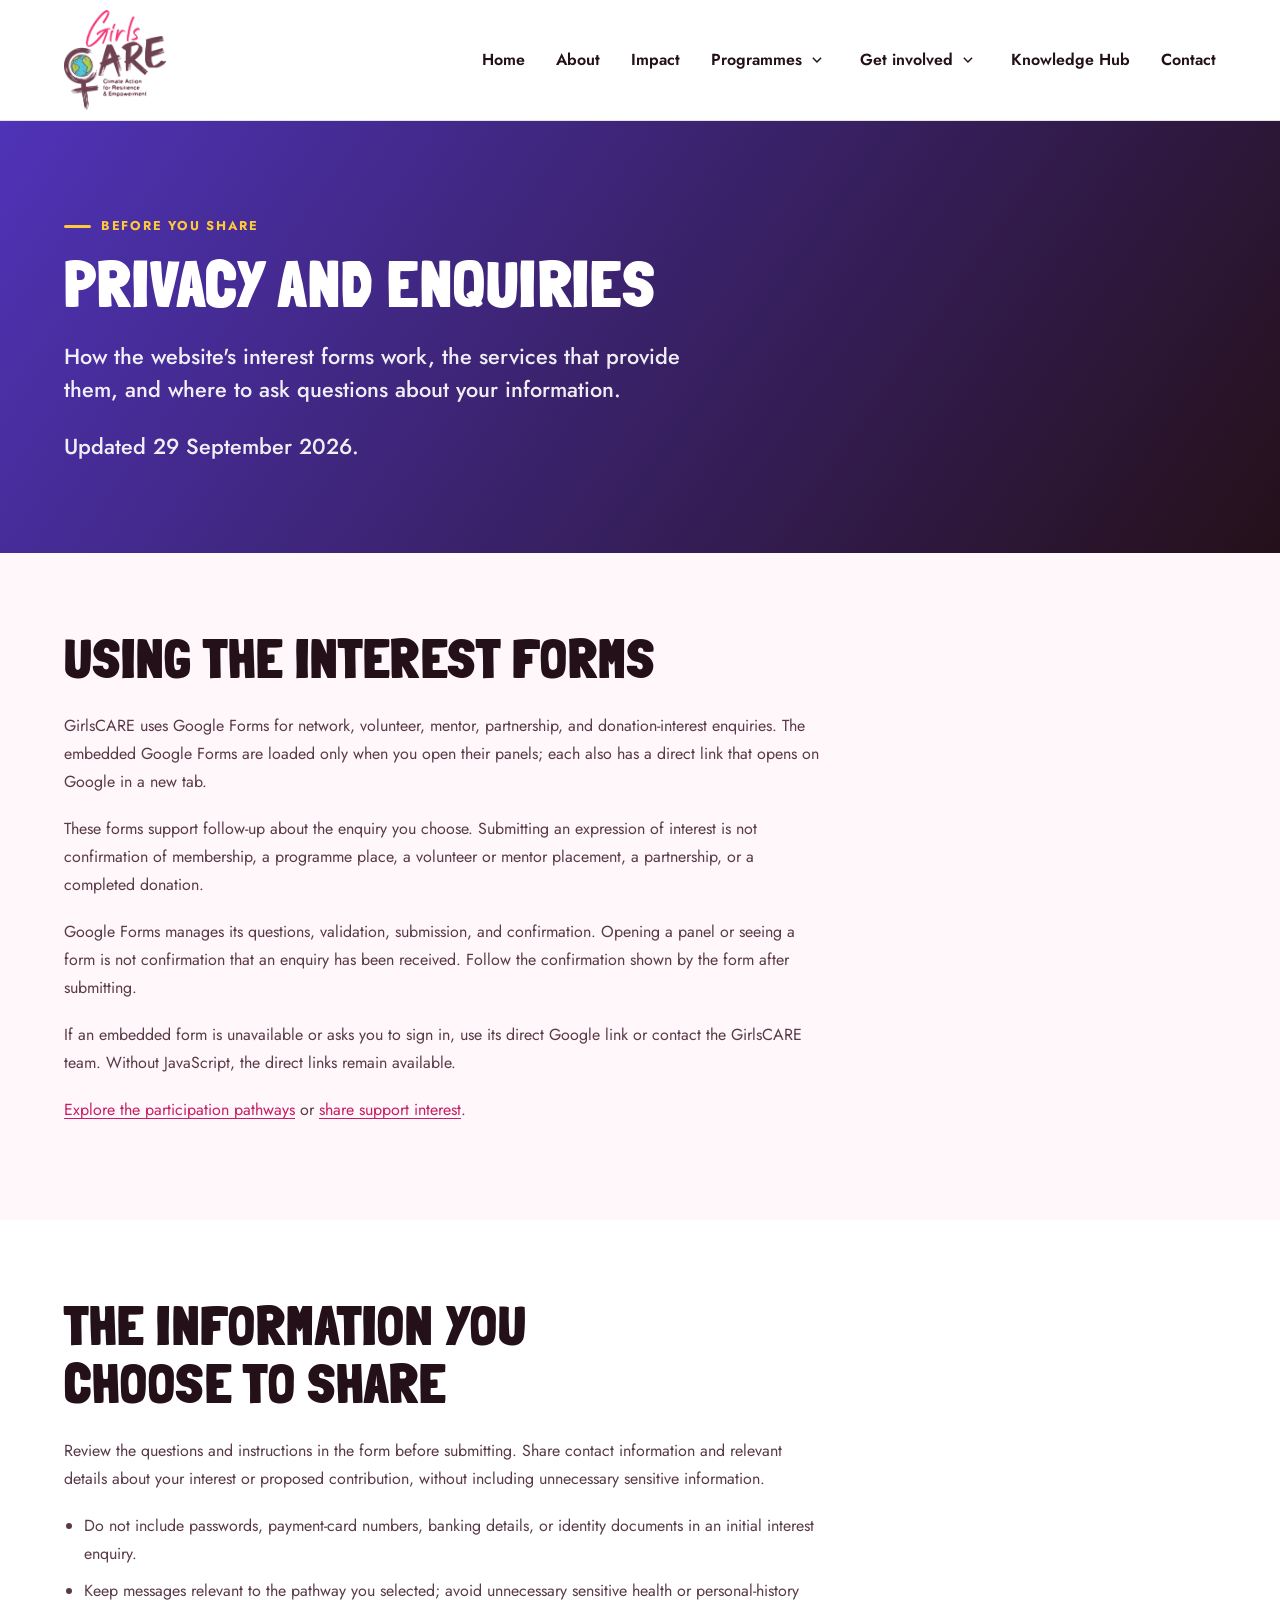
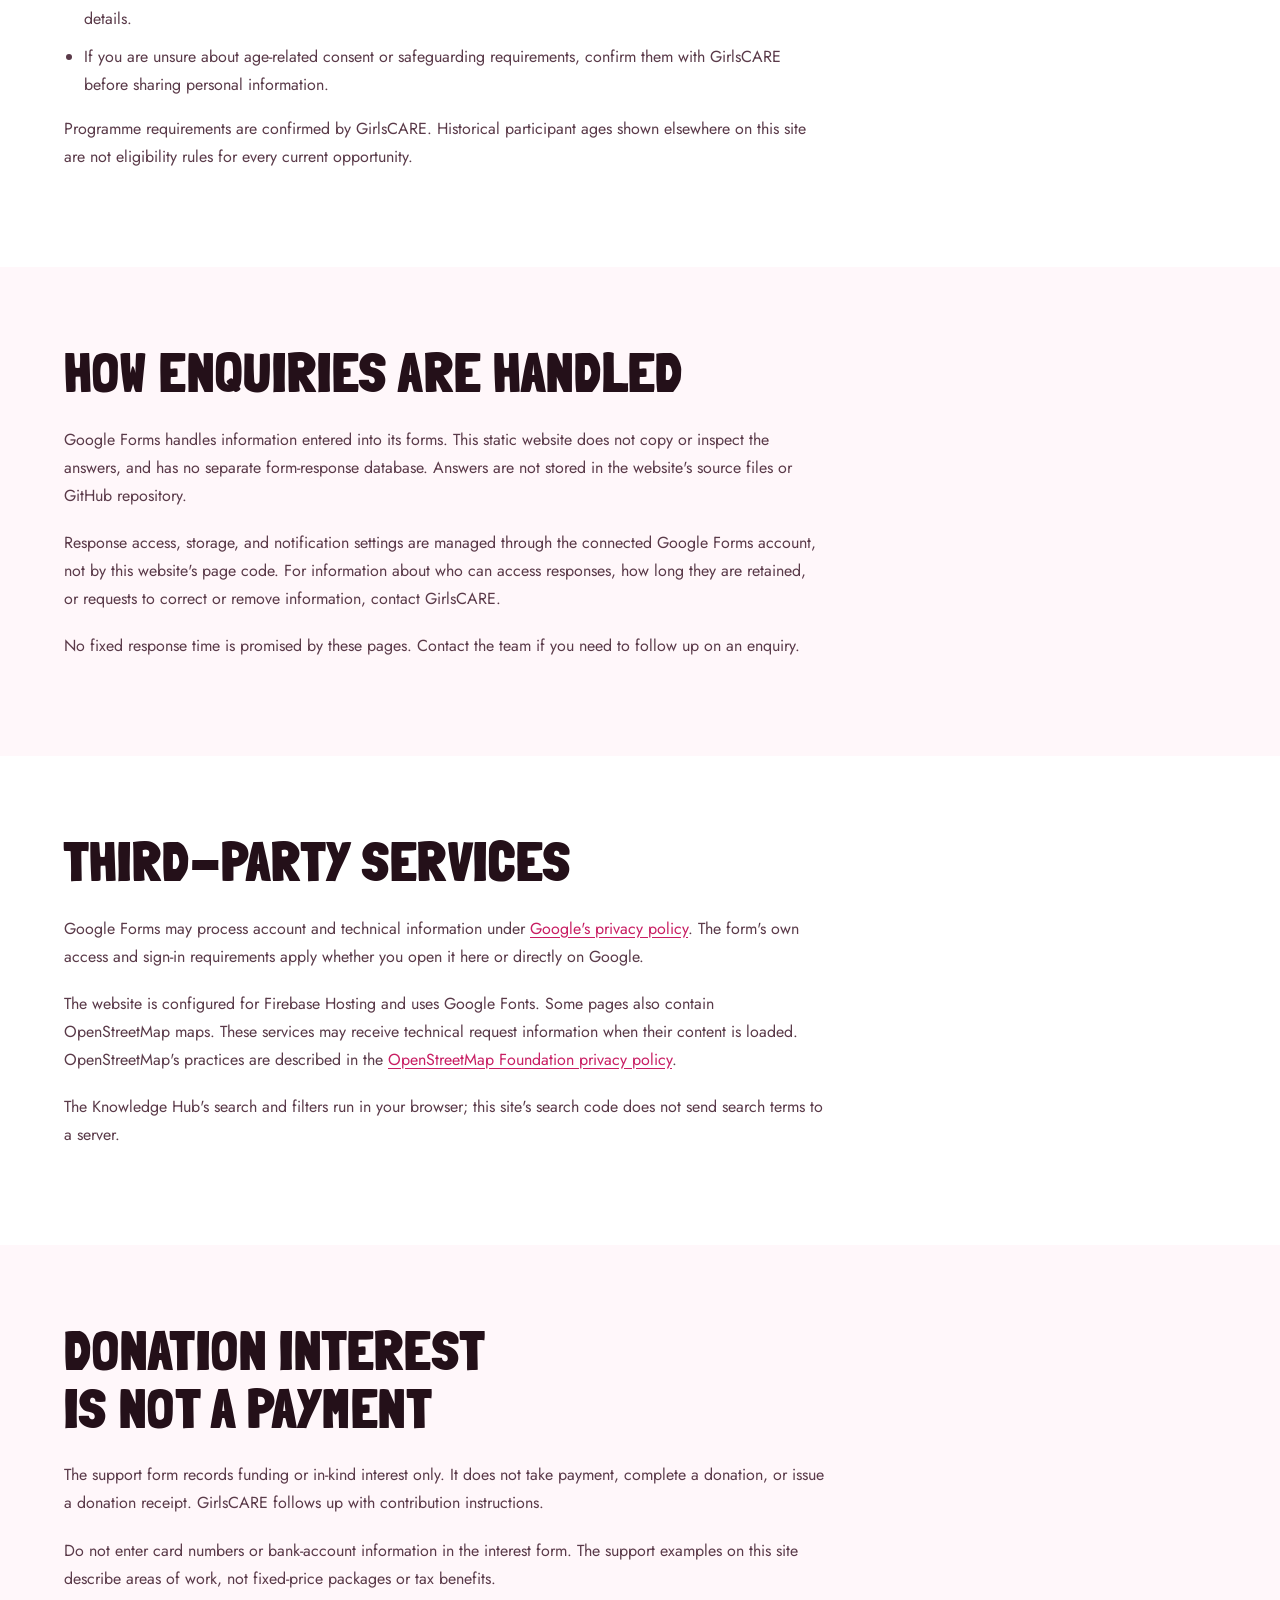
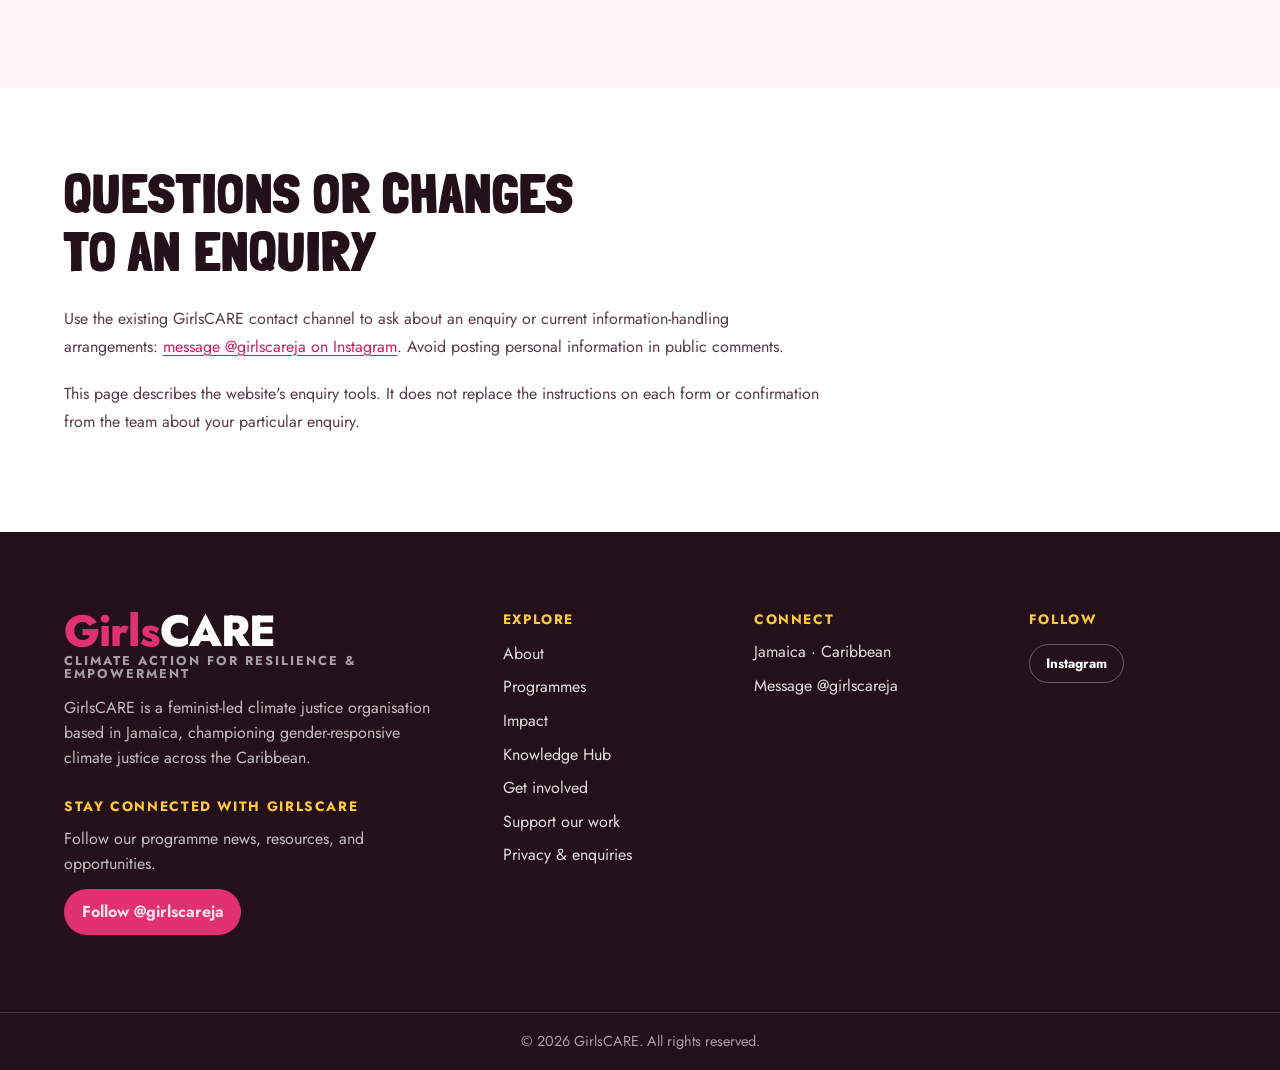
<file: public/privacy.html>
<!DOCTYPE html>
<html lang="en">
  <head>
    <meta charset="UTF-8" />
    <meta name="viewport" content="width=device-width, initial-scale=1.0" />
    <meta name="theme-color" content="#e23171" />
    <meta name="description" content="How GirlsCARE's website enquiry forms work, which services provide them, and how to ask questions about the information you share." />
    <title>Privacy and Enquiries | GirlsCARE</title>
    <link rel="canonical" href="https://girlscarejamaica.web.app/privacy.html" />
    <link rel="icon" type="image/png" href="/assets/favicon.png" />
    <meta property="og:type" content="website" />
    <meta property="og:site_name" content="GirlsCARE" />
    <meta property="og:title" content="Privacy and Enquiries | GirlsCARE" />
    <meta property="og:description" content="Understand the website's enquiry forms and the information you choose to share." />
    <meta property="og:url" content="https://girlscarejamaica.web.app/privacy.html" />
    <link rel="preconnect" href="https://fonts.googleapis.com" />
    <link rel="preconnect" href="https://fonts.gstatic.com" crossorigin />
    <link href="https://fonts.googleapis.com/css2?family=Jost:wght@400;500;600;700;800&display=swap" rel="stylesheet" />
    <link rel="preload" href="assets/fonts/londrina-solid-black.ttf" as="font" type="font/ttf" crossorigin />
    <link rel="stylesheet" href="styles.css?v=27" />
    <link rel="stylesheet" href="enquiries.css?v=2" />
  </head>
  <body>
    <a class="skip-link" href="#main-content">Skip to main content</a>
    <header class="site-header">
      <nav class="site-nav" aria-label="Main navigation">
        <a class="brand" href="index.html#home" aria-label="GirlsCARE home">
          <img class="brand__logo" src="assets/girlscare-logo.png" width="890" height="864" alt="" />
        </a>
        <button class="nav-toggle" type="button" aria-expanded="false" aria-controls="primary-navigation">
          <span class="visually-hidden">Open main menu</span>
          <span class="nav-toggle__icon" aria-hidden="true"><span></span><span></span><span></span></span>
        </button>
        <ul class="nav-links" id="primary-navigation">
          <li><a href="index.html#home">Home</a></li>
          <li><a href="about.html">About</a></li>
          <li><a href="impact.html">Impact</a></li>
          <li class="nav-item--submenu">
            <div class="nav-menu__trigger">
              <a href="index.html#programs">Programmes</a>
              <button class="nav-submenu__toggle" type="button" aria-expanded="false" aria-controls="programmes-menu">
                <span class="visually-hidden">Open Programmes menu</span>
                <svg viewBox="0 0 12 8" aria-hidden="true"><path d="m1 1 5 5 5-5" /></svg>
              </button>
            </div>
            <ul class="nav-submenu" id="programmes-menu">
              <li><a href="programmes/mentorship.html">Mentorship</a></li>
              <li><a href="programmes/lend-a-girl-a-hand.html">Lend a Girl a Hand</a></li>
              <li><a href="programmes/envisioning-resilience.html">Envisioning Resilience</a></li>
              <li><a href="programmes/care-collective.html">Care Collective</a></li>
            </ul>
          </li>
          <li class="nav-item--submenu">
            <div class="nav-menu__trigger">
              <a href="get-involved.html">Get involved</a>
              <button class="nav-submenu__toggle" type="button" aria-expanded="false" aria-controls="get-involved-menu">
                <span class="visually-hidden">Open Get involved menu</span>
                <svg viewBox="0 0 12 8" aria-hidden="true"><path d="m1 1 5 5 5-5" /></svg>
              </button>
            </div>
            <ul class="nav-submenu" id="get-involved-menu">
              <li><a href="get-involved.html#join">Join the network</a></li>
              <li><a href="get-involved.html#volunteer">Volunteer</a></li>
              <li><a href="get-involved.html#mentor">Become a mentor</a></li>
              <li><a href="get-involved.html#partner">Partner with us</a></li>
              <li><a href="support.html#donation-interest">Support our work</a></li>
            </ul>
          </li>
          <li><a href="knowledge-hub.html">Knowledge Hub</a></li>
          <li><a href="#contact">Contact</a></li>
        </ul>
      </nav>
    </header>

    <main id="main-content">
      <section class="page-hero page-hero--privacy" aria-labelledby="page-title">
        <div class="section-shell page-hero__copy">
          <p class="section-kicker">Before you share</p>
          <h1 id="page-title">Privacy and enquiries</h1>
          <p>
            How the website's interest forms work, the services that
            provide them, and where to ask questions about your information.
          </p>
          <p>Updated <time datetime="2026-09-29">29 September 2026</time>.</p>
        </div>
      </section>

      <section class="privacy-section" id="forms" aria-labelledby="forms-title">
        <div class="section-shell">
          <h2 id="forms-title">Using the interest forms</h2>
          <div class="privacy-copy">
            <p>
              GirlsCARE uses Google Forms for network, volunteer, mentor,
              partnership, and donation-interest enquiries. The embedded
              Google Forms are loaded only when you open their panels;
              each also has a direct link that opens on Google in a new tab.
            </p>
            <p>
              These forms support follow-up about the enquiry you choose.
              Submitting an expression of interest is not confirmation of
              membership, a programme place, a volunteer or mentor placement,
              a partnership, or a completed donation.
            </p>
            <p>
              Google Forms manages its questions, validation, submission,
              and confirmation. Opening a panel or seeing a form is not
              confirmation that an enquiry has been received. Follow the
              confirmation shown by the form after submitting.
            </p>
            <p>
              If an embedded form is unavailable or asks you to sign in,
              use its direct Google link or contact the GirlsCARE team.
              Without JavaScript, the direct links remain available.
            </p>
            <p>
              <a href="get-involved.html#pathways">Explore the participation pathways</a>
              or <a href="support.html#donation-interest">share support interest</a>.
            </p>
          </div>
        </div>
      </section>

      <section class="privacy-section" id="your-information" aria-labelledby="information-title">
        <div class="section-shell">
          <h2 id="information-title">The information you choose to share</h2>
          <div class="privacy-copy">
            <p>
              Review the questions and instructions in the form before
              submitting. Share contact information and relevant details
              about your interest or proposed contribution, without
              including unnecessary sensitive information.
            </p>
            <ul>
              <li>Do not include passwords, payment-card numbers, banking details, or identity documents in an initial interest enquiry.</li>
              <li>Keep messages relevant to the pathway you selected; avoid unnecessary sensitive health or personal-history details.</li>
              <li>If you are unsure about age-related consent or safeguarding requirements, confirm them with GirlsCARE before sharing personal information.</li>
            </ul>
            <p>
              Programme requirements are confirmed by GirlsCARE. Historical
              participant ages shown elsewhere on this site are not
              eligibility rules for every current opportunity.
            </p>
          </div>
        </div>
      </section>

      <section class="privacy-section" aria-labelledby="handling-title">
        <div class="section-shell">
          <h2 id="handling-title">How enquiries are handled</h2>
          <div class="privacy-copy">
            <p>
              Google Forms handles information entered into its forms.
              This static website does not copy or inspect the answers,
              and has no separate form-response database. Answers are
              not stored in the website's source files or GitHub repository.
            </p>
            <p>
              Response access, storage, and notification settings are
              managed through the connected Google Forms account, not
              by this website's page code. For information about who can
              access responses, how long they are retained, or requests
              to correct or remove information, contact GirlsCARE.
            </p>
            <p>
              No fixed response time is promised by these pages.
              Contact the team if you need to follow up on an enquiry.
            </p>
          </div>
        </div>
      </section>

      <section class="privacy-section" aria-labelledby="services-title">
        <div class="section-shell">
          <h2 id="services-title">Third-party services</h2>
          <div class="privacy-copy">
            <p>
              Google Forms may process account and technical information
              under <a href="https://policies.google.com/privacy">Google's privacy policy</a>.
              The form's own access and sign-in requirements apply whether
              you open it here or directly on Google.
            </p>
            <p>
              The website is configured for Firebase Hosting and uses
              Google Fonts. Some pages also contain OpenStreetMap maps.
              These services may receive technical request information
              when their content is loaded. OpenStreetMap's practices
              are described in the
              <a href="https://osmfoundation.org/wiki/Privacy_Policy">OpenStreetMap Foundation privacy policy</a>.
            </p>
            <p>
              The Knowledge Hub's search and filters run in your browser;
              this site's search code does not send search terms to a server.
            </p>
          </div>
        </div>
      </section>

      <section class="privacy-section" aria-labelledby="donations-title">
        <div class="section-shell">
          <h2 id="donations-title">Donation interest is not a payment</h2>
          <div class="privacy-copy">
            <p>
              The support form records funding or in-kind interest only.
              It does not take payment, complete a donation, or issue a
              donation receipt. GirlsCARE follows up with contribution
              instructions.
            </p>
            <p>
              Do not enter card numbers or bank-account information in the
              interest form. The support examples on this site describe
              areas of work, not fixed-price packages or tax benefits.
            </p>
          </div>
        </div>
      </section>

      <section class="privacy-section" aria-labelledby="questions-title">
        <div class="section-shell">
          <h2 id="questions-title">Questions or changes to an enquiry</h2>
          <div class="privacy-copy">
            <p>
              Use the existing GirlsCARE contact channel to ask about an
              enquiry or current information-handling arrangements:
              <a href="https://www.instagram.com/girlscareja/">message @girlscareja on Instagram</a>.
              Avoid posting personal information in public comments.
            </p>
            <p>
              This page describes the website's enquiry tools. It does
              not replace the instructions on each form or confirmation
              from the team about your particular enquiry.
            </p>
          </div>
        </div>
      </section>
    </main>

    <footer class="site-footer" id="contact">
      <div class="section-shell footer-grid">
        <div class="footer-about">
          <a class="brand brand--footer" href="index.html#home" aria-label="GirlsCARE home">
            <span class="brand__name"><span class="brand__name-girls">Girls</span><span>CARE</span></span>
            <span class="brand__tagline">Climate Action for Resilience &amp; Empowerment</span>
          </a>
          <p>GirlsCARE is a feminist-led climate justice organisation based in Jamaica, championing gender-responsive climate justice across the Caribbean.</p>
          <div class="footer-newsletter" aria-labelledby="newsletter-heading">
            <span class="footer-newsletter__heading" id="newsletter-heading">Stay connected with GirlsCARE</span>
            <p>Follow our programme news, resources, and opportunities.</p>
            <a class="footer-newsletter__link" href="https://www.instagram.com/girlscareja/">Follow @girlscareja</a>
          </div>
        </div>
        <nav class="footer-nav" aria-label="Footer">
          <strong>Explore</strong>
          <ul>
            <li><a href="about.html">About</a></li>
            <li><a href="index.html#programs">Programmes</a></li>
            <li><a href="impact.html">Impact</a></li>
            <li><a href="knowledge-hub.html">Knowledge Hub</a></li>
            <li><a href="get-involved.html">Get involved</a></li>
            <li><a href="support.html">Support our work</a></li>
            <li><a href="privacy.html" aria-current="page">Privacy &amp; enquiries</a></li>
          </ul>
        </nav>
        <address>
          <strong>Connect</strong>
          <span>Jamaica &middot; Caribbean</span>
          <a href="https://www.instagram.com/girlscareja/">Message @girlscareja</a>
        </address>
        <div class="footer-social">
          <strong>Follow</strong>
          <ul class="social-links" aria-label="Social media links">
            <li><a href="https://www.instagram.com/girlscareja/" aria-label="GirlsCARE on Instagram">Instagram</a></li>
          </ul>
        </div>
      </div>
      <div class="footer-bottom"><p>&copy; 2026 GirlsCARE. All rights reserved.</p></div>
    </footer>
    <script src="site.js?v=7"></script>
  </body>
</html>
</file>
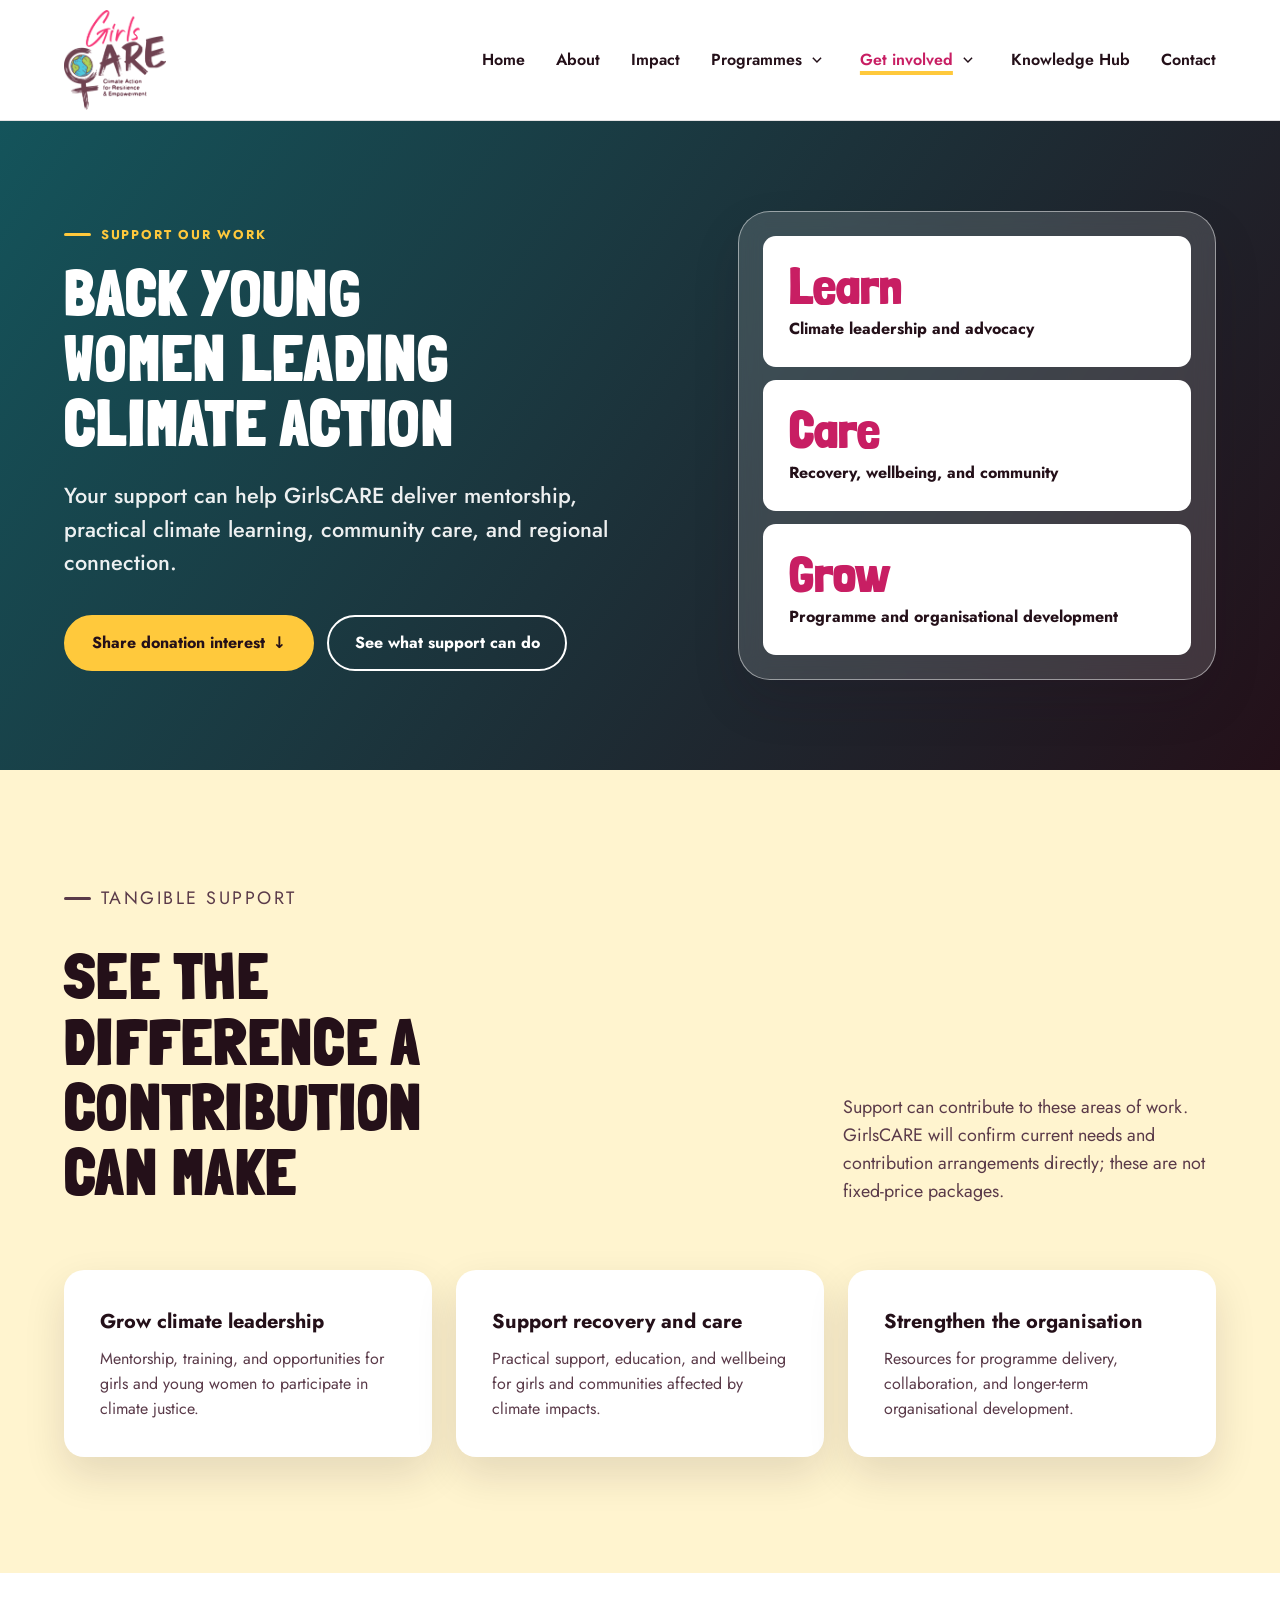
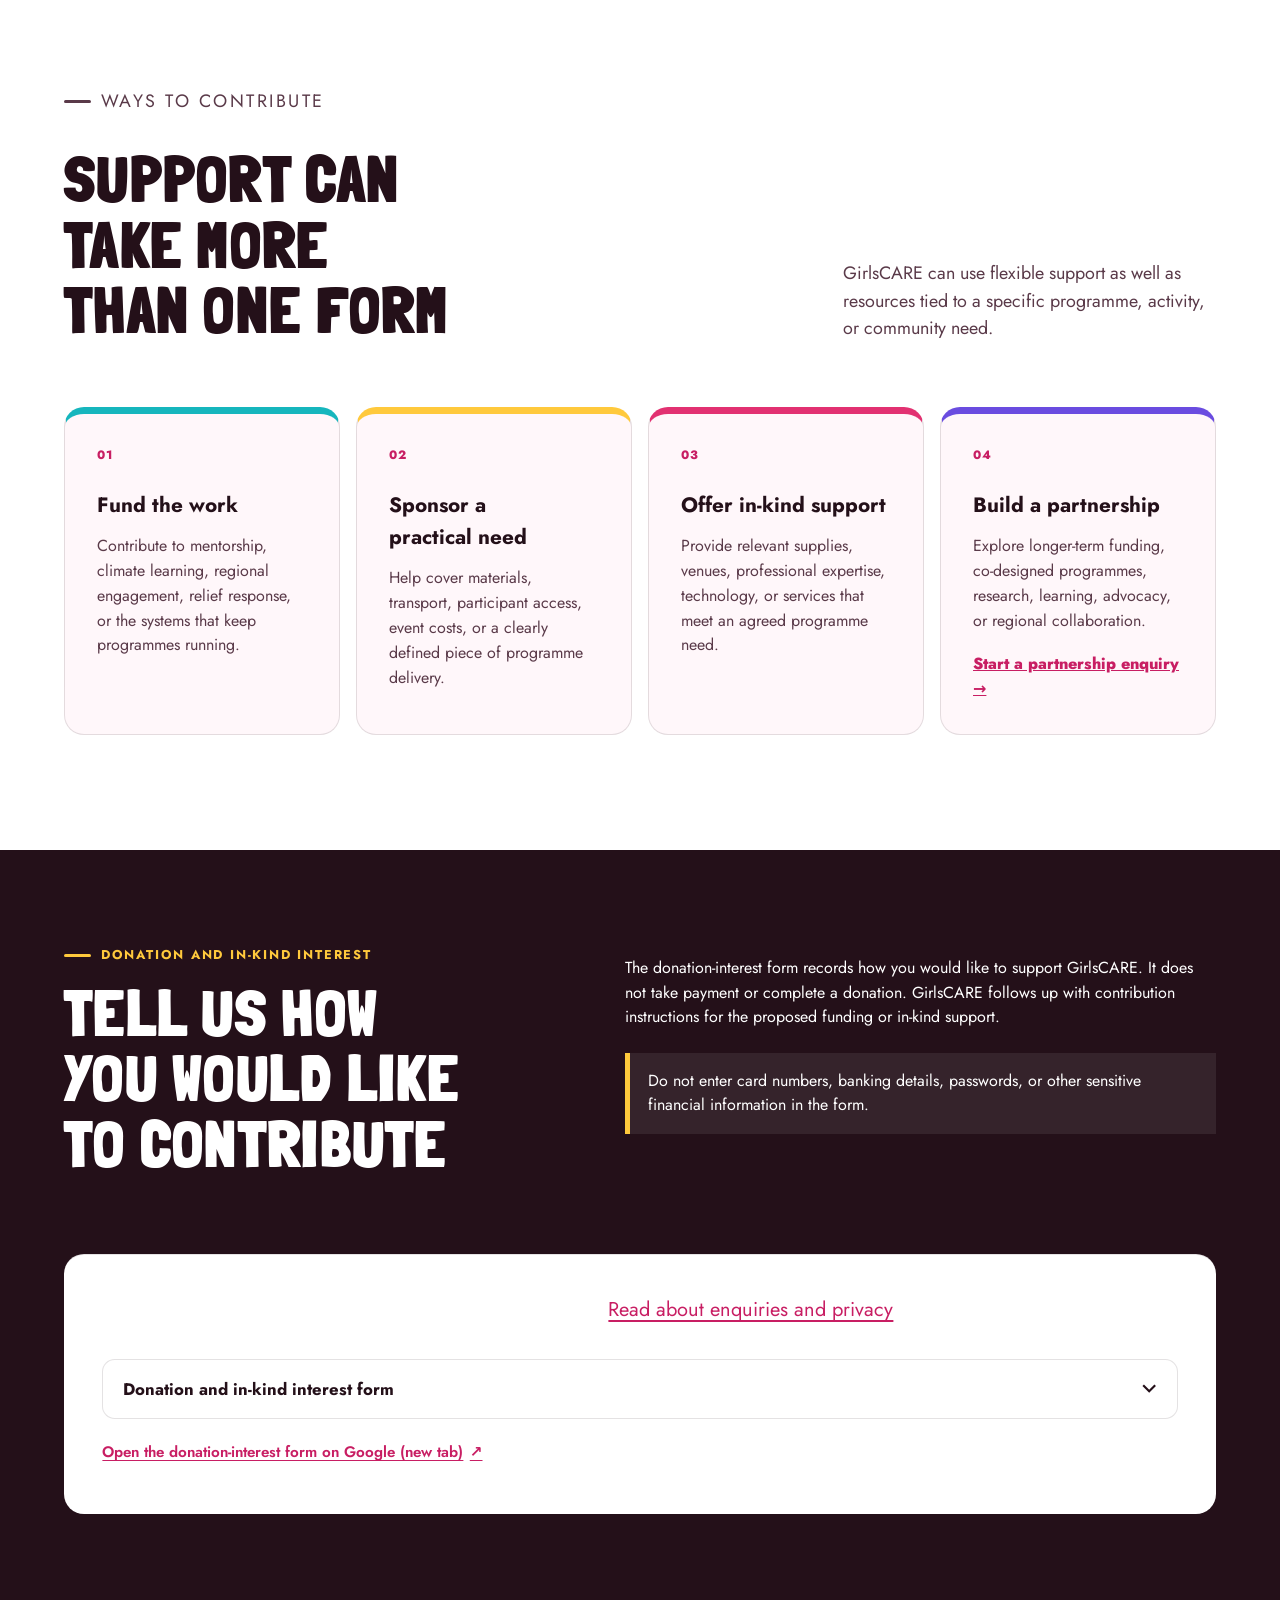
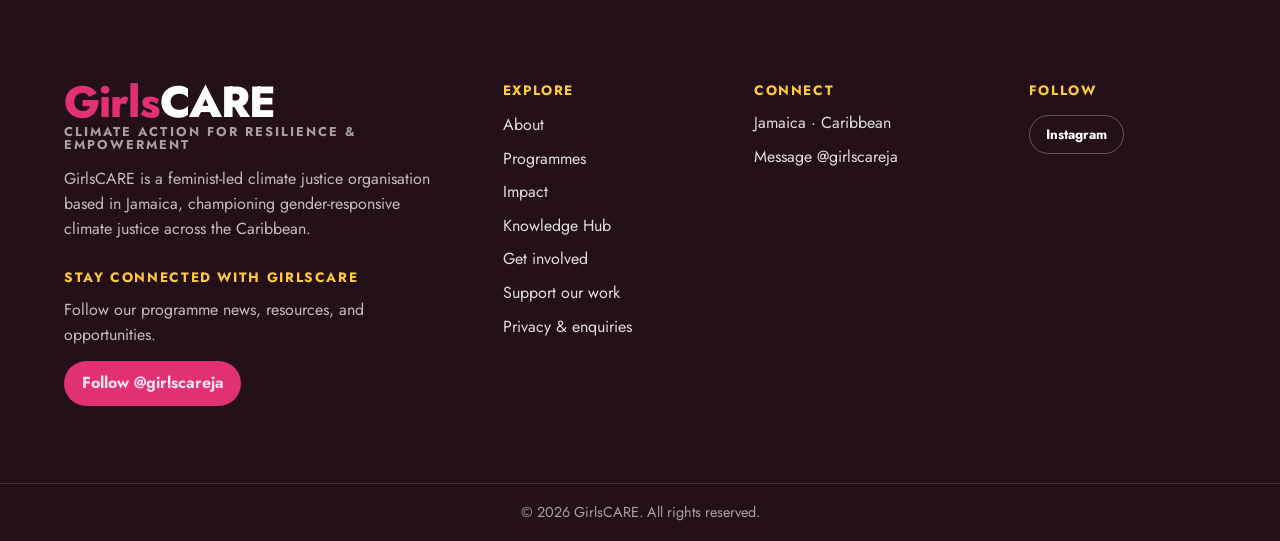
<file: public/support.html>
<!doctype html>
<html lang="en">
  <head>
    <meta charset="utf-8" />
    <meta name="viewport" content="width=device-width, initial-scale=1" />
    <meta
      name="description"
      content="See how financial, in-kind, and programme support can advance GirlsCARE's climate justice work."
    />
    <title>Support Our Work | GirlsCARE</title>
    <link rel="canonical" href="https://girlscarejamaica.web.app/support.html" />
    <link rel="icon" type="image/png" href="/assets/favicon.png" />
    <meta property="og:type" content="website" />
    <meta property="og:site_name" content="GirlsCARE" />
    <meta property="og:locale" content="en_JM" />
    <meta property="og:title" content="Support Our Work | GirlsCARE" />
    <meta
      property="og:description"
      content="See how financial, in-kind, and programme support can advance GirlsCARE's climate justice work."
    />
    <meta property="og:url" content="https://girlscarejamaica.web.app/support.html" />
    <meta property="og:image" content="https://girlscarejamaica.web.app/assets/girlscare-social-preview-v4.jpg" />
    <meta property="og:image:type" content="image/jpeg" />
    <meta property="og:image:width" content="1200" />
    <meta property="og:image:height" content="630" />
    <meta
      property="og:image:alt"
      content="GirlsCARE's hurricane recovery team in Jamaica beside the words Girls powering climate justice in the Caribbean."
    />
    <meta name="twitter:card" content="summary_large_image" />
    <meta name="twitter:title" content="Support Our Work | GirlsCARE" />
    <meta
      name="twitter:description"
      content="See how financial, in-kind, and programme support can advance GirlsCARE's climate justice work."
    />
    <meta name="twitter:image" content="https://girlscarejamaica.web.app/assets/girlscare-social-preview-v4.jpg" />
    <link rel="preconnect" href="https://fonts.googleapis.com" />
    <link rel="preconnect" href="https://fonts.gstatic.com" crossorigin />
    <link
      href="https://fonts.googleapis.com/css2?family=Jost:wght@400;500;600;700;800&display=swap"
      rel="stylesheet"
    />
    <link
      rel="preload"
      href="assets/fonts/londrina-solid-black.ttf"
      as="font"
      type="font/ttf"
      crossorigin
    />
    <link rel="stylesheet" href="styles.css?v=27" />
    <link rel="stylesheet" href="enquiries.css?v=2" />
  </head>
  <body>
    <a class="skip-link" href="#main-content">Skip to main content</a>

    <header class="site-header">
      <nav class="site-nav" aria-label="Main navigation">
        <a class="brand" href="index.html#home" aria-label="GirlsCARE home">
          <img
            class="brand__logo"
            src="assets/girlscare-logo.png"
            width="890"
            height="864"
            alt=""
          />
        </a>

        <button class="nav-toggle" type="button" aria-expanded="false" aria-controls="primary-navigation">
          <span class="visually-hidden">Open main menu</span>
          <span class="nav-toggle__icon" aria-hidden="true">
            <span></span><span></span><span></span>
          </span>
        </button>

        <ul class="nav-links" id="primary-navigation">
          <li><a href="index.html#home">Home</a></li>
          <li><a href="about.html">About</a></li>
          <li><a href="impact.html">Impact</a></li>
          <li class="nav-item--submenu">
            <div class="nav-menu__trigger">
              <a href="index.html#programs">Programmes</a>
              <button class="nav-submenu__toggle" type="button" aria-expanded="false" aria-controls="programmes-menu">
                <span class="visually-hidden">Open Programmes menu</span>
                <svg viewBox="0 0 12 8" aria-hidden="true"><path d="m1 1 5 5 5-5" /></svg>
              </button>
            </div>
            <ul class="nav-submenu" id="programmes-menu">
              <li><a href="programmes/mentorship.html">Mentorship</a></li>
              <li><a href="programmes/lend-a-girl-a-hand.html">Lend a Girl a Hand</a></li>
              <li><a href="programmes/envisioning-resilience.html">Envisioning Resilience</a></li>
              <li><a href="programmes/care-collective.html">Care Collective</a></li>
            </ul>
          </li>
          <li class="nav-item--submenu">
            <div class="nav-menu__trigger">
              <a href="get-involved.html" aria-current="page">Get involved</a>
              <button class="nav-submenu__toggle" type="button" aria-expanded="false" aria-controls="get-involved-menu">
                <span class="visually-hidden">Open Get involved menu</span>
                <svg viewBox="0 0 12 8" aria-hidden="true"><path d="m1 1 5 5 5-5" /></svg>
              </button>
            </div>
            <ul class="nav-submenu" id="get-involved-menu">
              <li><a href="get-involved.html#join">Join the network</a></li>
              <li><a href="get-involved.html#volunteer">Volunteer</a></li>
              <li><a href="get-involved.html#mentor">Become a mentor</a></li>
              <li><a href="get-involved.html#partner">Partner with us</a></li>
              <li><a href="support.html#donation-interest" aria-current="page">Support our work</a></li>
            </ul>
          </li>
          <li><a href="knowledge-hub.html">Knowledge Hub</a></li>
          <li><a href="#contact">Contact</a></li>
        </ul>
      </nav>
    </header>

    <main id="main-content">
      <section class="page-hero page-hero--support" aria-labelledby="page-title">
        <div class="section-shell page-hero__grid">
          <div class="page-hero__copy">
            <p class="section-kicker">Support Our Work</p>
            <h1 id="page-title">Back young women leading climate action</h1>
            <p>
              Your support can help GirlsCARE deliver mentorship, practical
              climate learning, community care, and regional connection.
            </p>
            <div class="hero__actions">
              <a
                class="button button--primary"
                href="#donation-interest"
                aria-label="Share your interest in supporting GirlsCARE"
              >Share donation interest <span aria-hidden="true">&darr;</span></a>
              <a class="button button--secondary" href="#giving-impact">See what support can do</a>
            </div>
          </div>

          <div class="support-hero" aria-label="Areas your support can contribute to">
            <div class="support-hero__item">
              <strong>Learn</strong>
              <span>Climate leadership and advocacy</span>
            </div>
            <div class="support-hero__item">
              <strong>Care</strong>
              <span>Recovery, wellbeing, and community</span>
            </div>
            <div class="support-hero__item">
              <strong>Grow</strong>
              <span>Programme and organisational development</span>
            </div>
          </div>
        </div>
      </section>

      <section class="giving-impact" id="giving-impact" aria-labelledby="giving-impact-title">
        <div class="section-shell">
          <div class="section-heading">
            <p class="section-kicker">Tangible support</p>
            <h2 id="giving-impact-title">See the difference a contribution can make</h2>
            <p>
              Support can contribute to these areas of work. GirlsCARE
              will confirm current needs and contribution arrangements
              directly; these are not fixed-price packages.
            </p>
          </div>

          <div class="support__grid">
            <article class="support__card">
              <h3>Grow climate leadership</h3>
              <p>Mentorship, training, and opportunities for girls and young women to participate in climate justice.</p>
            </article>
            <article class="support__card">
              <h3>Support recovery and care</h3>
              <p>Practical support, education, and wellbeing for girls and communities affected by climate impacts.</p>
            </article>
            <article class="support__card">
              <h3>Strengthen the organisation</h3>
              <p>Resources for programme delivery, collaboration, and longer-term organisational development.</p>
            </article>
          </div>
        </div>
      </section>

      <section class="support-paths" id="ways-to-contribute" aria-labelledby="support-paths-title">
        <div class="section-shell">
          <div class="section-heading">
            <p class="section-kicker">Ways to contribute</p>
            <h2 id="support-paths-title">Support can take more than one form</h2>
            <p>
              GirlsCARE can use flexible support as well as resources tied to
              a specific programme, activity, or community need.
            </p>
          </div>

          <div class="support-paths__grid">
            <article>
              <span aria-hidden="true">01</span>
              <h3>Fund the work</h3>
              <p>
                Contribute to mentorship, climate learning, regional engagement,
                relief response, or the systems that keep programmes running.
              </p>
            </article>
            <article>
              <span aria-hidden="true">02</span>
              <h3>Sponsor a practical need</h3>
              <p>
                Help cover materials, transport, participant access, event costs,
                or a clearly defined piece of programme delivery.
              </p>
            </article>
            <article>
              <span aria-hidden="true">03</span>
              <h3>Offer in-kind support</h3>
              <p>
                Provide relevant supplies, venues, professional expertise,
                technology, or services that meet an agreed programme need.
              </p>
            </article>
            <article>
              <span aria-hidden="true">04</span>
              <h3>Build a partnership</h3>
              <p>
                Explore longer-term funding, co-designed programmes, research,
                learning, advocacy, or regional collaboration.
              </p>
              <a href="get-involved.html#partner">Start a partnership enquiry <span aria-hidden="true">&rarr;</span></a>
            </article>
          </div>
        </div>
      </section>

      <section class="giving-status" id="donation-interest" aria-labelledby="giving-status-title">
        <div class="section-shell giving-status__grid" id="giving-status">
          <div>
            <p class="section-kicker">Donation and in-kind interest</p>
            <h2 id="giving-status-title">Tell us how you would like to contribute</h2>
          </div>
          <div>
            <p>
              The donation-interest form records how you would like to
              support GirlsCARE. It does not take payment or complete a donation.
              GirlsCARE follows up with contribution instructions for the
              proposed funding or in-kind support.
            </p>
            <p class="giving-status__note">
              Do not enter card numbers, banking details, passwords, or other
              sensitive financial information in the form.
            </p>
          </div>
          <div class="support-enquiry">
            <p class="enquiry-notice">Opening the inline form loads Google Forms on this page. <a href="privacy.html#forms">Read about enquiries and privacy</a> before submitting.</p>
            <details class="enquiry" id="donation-enquiry">
              <summary>Donation and in-kind interest form <svg viewBox="0 0 12 8" aria-hidden="true"><path d="m1 1 5 5 5-5" /></svg></summary>
              <div class="enquiry-body">
                <p class="enquiry-help">This is an interest form, not a payment page. Google Forms manages its submission and confirmation. If the form does not appear, use the direct link below.</p>
                <noscript><p class="enquiry-help">Inline forms need JavaScript. Use the direct Google Forms link below to continue.</p></noscript>
                <iframe title="GirlsCARE donation and in-kind interest form" data-src="https://docs.google.com/forms/d/e/1FAIpQLSe1JGZ5mu-cEQTZbSoc4touis5jyDea2JuNcZCdhQTHNCMh_Q/viewform?embedded=true" referrerpolicy="strict-origin-when-cross-origin" hidden></iframe>
              </div>
            </details>
            <a class="enquiry-external" href="https://docs.google.com/forms/d/e/1FAIpQLSe1JGZ5mu-cEQTZbSoc4touis5jyDea2JuNcZCdhQTHNCMh_Q/viewform" target="_blank" rel="noopener noreferrer">Open the donation-interest form on Google (new tab) <span aria-hidden="true">&nearr;</span></a>
          </div>
        </div>
      </section>
    </main>

    <footer class="site-footer" id="contact">
      <div class="section-shell footer-grid">
        <div class="footer-about">
          <a class="brand brand--footer" href="index.html#home" aria-label="GirlsCARE home">
            <span class="brand__name">
              <span class="brand__name-girls">Girls</span><span>CARE</span>
            </span>
            <span class="brand__tagline">Climate Action for Resilience &amp; Empowerment</span>
          </a>
          <p>
            GirlsCARE is a feminist-led climate justice organisation based in
            Jamaica, championing gender-responsive climate justice across the Caribbean.
          </p>
          <div class="footer-newsletter" aria-labelledby="newsletter-heading">
            <span class="footer-newsletter__heading" id="newsletter-heading">Stay connected with GirlsCARE</span>
            <p>Follow our programme news, resources, and opportunities.</p>
            <a class="footer-newsletter__link" href="https://www.instagram.com/girlscareja/">Follow @girlscareja</a>
          </div>
        </div>

        <nav class="footer-nav" aria-label="Footer">
          <strong>Explore</strong>
          <ul>
            <li><a href="about.html">About</a></li>
            <li><a href="index.html#programs">Programmes</a></li>
            <li><a href="impact.html">Impact</a></li>
            <li><a href="knowledge-hub.html">Knowledge Hub</a></li>
            <li><a href="get-involved.html">Get involved</a></li>
            <li><a href="support.html">Support our work</a></li>
            <li><a href="privacy.html">Privacy &amp; enquiries</a></li>
          </ul>
        </nav>

        <address>
          <strong>Connect</strong>
          <span>Jamaica · Caribbean</span>
          <a href="https://www.instagram.com/girlscareja/">Message @girlscareja</a>
        </address>

        <div class="footer-social">
          <strong>Follow</strong>
          <ul class="social-links" aria-label="Social media links">
            <li><a href="https://www.instagram.com/girlscareja/" aria-label="GirlsCARE on Instagram">Instagram</a></li>
          </ul>
        </div>
      </div>

      <div class="footer-bottom">
        <p>&copy; 2026 GirlsCARE. All rights reserved.</p>
      </div>
    </footer>
    <script src="site.js?v=7"></script>
    <script src="enquiries.js?v=1"></script>
  </body>
</html>
</file>
<file: public/styles.css>
/* ==========================================================================
   GirlsCARE — vibrant brand system
   Bold, colourful, community-centred, and grounded in GirlsCARE's own identity.
   ========================================================================== */

/* Londrina Solid Black by Marcelo Magalhaes, licensed under the SIL OFL 1.1. */
@font-face {
  font-family: "GirlsCARE Display";
  src: url("assets/fonts/londrina-solid-black.ttf") format("truetype");
  font-weight: 400;
  font-style: normal;
  font-display: swap;
}

:root {
  /* Brand colour blocks */
  --magenta: #e23171;
  --magenta-deep: #c81e63;
  --magenta-dark: #831640;
  --purple: #6a4ce0;
  --purple-deep: #4f33b8;
  --teal: #16b6bd;
  --teal-deep: #0e9aa0;
  --coral: #ff6b5e;
  --yellow: #ffc93c;
  --yellow-pale: #fff4cf;
  --teal-pale: #e4f8f8;

  /* Neutrals */
  --ink: #241019;
  --ink-soft: #5a3a49;
  --navy: #241019;
  --white: #ffffff;
  --paper: #fff7fa;
  --paper-2: #ffeef6;
  --cream: #fff7fa;
  --line: rgba(36, 16, 25, 0.12);

  /* Effects */
  --shadow-soft: 0 1.1rem 2.6rem rgba(36, 16, 25, 0.12);
  --shadow-card: 0 1.4rem 3rem rgba(36, 16, 25, 0.14);
  --radius: 1.25rem;
  --radius-lg: 2rem;
  --radius-pill: 2.5rem;

  /* Type */
  --font-heading: "GirlsCARE Display", "Jost", ui-sans-serif, system-ui, sans-serif;
  --font-display: "Jost", "Futura", ui-sans-serif, system-ui, -apple-system,
    "Segoe UI", sans-serif;
  --font-body: "Jost", ui-sans-serif, system-ui, -apple-system,
    BlinkMacSystemFont, "Segoe UI", sans-serif;

  --page-gutter: clamp(1.25rem, 5vw, 5.5rem);
  --section-space: clamp(4.5rem, 9vw, 8rem);
}

* {
  box-sizing: border-box;
}

html {
  scroll-behavior: smooth;
  scroll-padding-top: 5rem;
}

body {
  margin: 0;
  background: var(--white);
  color: var(--ink);
  font-family: var(--font-body);
  font-size: 1rem;
  line-height: 1.55;
  -webkit-font-smoothing: antialiased;
}

img {
  display: block;
  max-width: 100%;
  height: auto;
}

a {
  color: inherit;
}

h1,
h2,
h3,
p,
a,
span,
strong {
  overflow-wrap: break-word;
}

h1,
h2,
h3 {
  overflow-wrap: normal;
  text-wrap: balance;
}

:focus-visible {
  outline: 0.18rem solid var(--purple);
  outline-offset: 0.18rem;
  border-radius: 0.2rem;
}

.skip-link {
  position: absolute;
  left: var(--page-gutter);
  top: 1rem;
  z-index: 30;
  transform: translateY(-160%);
  background: var(--ink);
  color: var(--white);
  padding: 0.75rem 1.1rem;
  border-radius: 0.6rem;
  font-weight: 700;
  text-decoration: none;
  transition: transform 180ms ease;
}

.skip-link:focus {
  transform: translateY(0);
}

.visually-hidden {
  position: absolute;
  width: 1px;
  height: 1px;
  padding: 0;
  margin: -1px;
  overflow: hidden;
  clip: rect(0, 0, 0, 0);
  white-space: nowrap;
  border: 0;
}

.section-shell {
  width: min(calc(100% - var(--page-gutter) - var(--page-gutter)), 94rem);
  margin-inline: auto;
}

/* Shared display headings */
.hero h1,
.page-hero h1,
.about h2,
.why h2,
.core-team h2,
.programs h2,
.impact-programmes h2,
.impact-evidence h2,
.impact-region h2,
.impact-cta h2,
.knowledge-types h2,
.knowledge-library h2,
.knowledge-stories h2,
.knowledge-cta h2,
.support h2,
.get-involved h2,
.gallery h2,
.reach h2,
.journal h2 {
  margin: 0;
  font-family: var(--font-heading);
  font-weight: 400;
  letter-spacing: 0.02em;
  line-height: 1.02;
  text-transform: uppercase;
}

/* Kicker / eyebrow */
.section-kicker {
  margin: 0 0 1rem;
  display: inline-flex;
  max-width: 100%;
  flex-wrap: wrap;
  align-items: center;
  gap: 0.6rem;
  color: var(--magenta-deep);
  font-family: var(--font-display);
  font-size: clamp(0.78rem, 1vw, 0.95rem);
  font-weight: 700;
  letter-spacing: 0.14em;
  text-transform: uppercase;
}

.section-kicker::before {
  content: "";
  width: 1.7rem;
  height: 0.2rem;
  border-radius: 1rem;
  background: currentColor;
}

/* Header / navigation */
.site-header {
  position: sticky;
  top: 0;
  z-index: 10;
  background: rgba(255, 255, 255, 0.9);
  border-bottom: 0.08rem solid var(--line);
  backdrop-filter: blur(12px);
}

.site-nav {
  display: flex;
  align-items: center;
  justify-content: space-between;
  gap: 2rem;
  padding: 0.65rem var(--page-gutter);
}

.brand {
  display: inline-grid;
  gap: 0.15rem;
  color: var(--ink);
  line-height: 1;
  text-decoration: none;
}

.site-header .brand {
  flex: 0 0 auto;
  line-height: 0;
}

.brand__logo {
  display: block;
  width: clamp(6rem, 8vw, 7rem);
  height: auto;
}

.nav-toggle {
  display: none;
  width: 3rem;
  height: 3rem;
  place-items: center;
  padding: 0;
  border: 0.1rem solid var(--line);
  border-radius: 50%;
  background: var(--white);
  color: var(--ink);
  cursor: pointer;
}

.nav-toggle:hover,
.nav-toggle:focus-visible,
.nav-toggle[aria-expanded="true"] {
  border-color: var(--magenta);
  background: var(--yellow);
}

.nav-toggle__icon {
  display: grid;
  width: 1.25rem;
  gap: 0.25rem;
}

.nav-toggle__icon span {
  display: block;
  width: 100%;
  height: 0.13rem;
  border-radius: 999px;
  background: currentColor;
  transition:
    transform 180ms ease,
    opacity 180ms ease;
}

.nav-toggle[aria-expanded="true"] .nav-toggle__icon span:first-child {
  transform: translateY(0.38rem) rotate(45deg);
}

.nav-toggle[aria-expanded="true"] .nav-toggle__icon span:nth-child(2) {
  opacity: 0;
}

.nav-toggle[aria-expanded="true"] .nav-toggle__icon span:last-child {
  transform: translateY(-0.38rem) rotate(-45deg);
}

.brand__name {
  display: inline-flex;
  align-items: baseline;
  font-family: var(--font-display);
  font-size: clamp(1.9rem, 4vw, 3rem);
  font-weight: 800;
  letter-spacing: -0.02em;
}

.brand__name-girls {
  color: var(--magenta);
}

.brand__tagline {
  color: var(--ink-soft);
  font-size: clamp(0.68rem, 1vw, 0.85rem);
  font-weight: 700;
  letter-spacing: 0.16em;
  text-transform: uppercase;
}

.nav-links {
  display: flex;
  align-items: center;
  justify-content: flex-end;
  flex-wrap: wrap;
  gap: clamp(0.9rem, 2.4vw, 2.6rem);
  margin: 0;
  padding: 0;
  list-style: none;
}

.nav-links a {
  display: inline-flex;
  align-items: center;
  min-height: 2.5rem;
  color: var(--ink);
  font-size: 1rem;
  font-weight: 600;
  text-decoration: none;
}

.nav-links a:hover,
.nav-links a:focus-visible {
  color: var(--magenta);
}

.nav-links a[aria-current="page"],
.nav-links a[aria-current="location"] {
  color: var(--magenta-deep);
  text-decoration: underline;
  text-decoration-color: var(--yellow);
  text-decoration-thickness: 0.22rem;
  text-underline-offset: 0.38rem;
}

.nav-item--submenu {
  position: relative;
}

.nav-menu__trigger {
  display: flex;
  align-items: center;
  gap: 0.18rem;
}

.nav-submenu__toggle {
  display: grid;
  width: 1.55rem;
  height: 1.55rem;
  flex: 0 0 auto;
  place-items: center;
  padding: 0;
  border: 0;
  border-radius: 50%;
  background: transparent;
  color: var(--ink);
  cursor: pointer;
}

.nav-submenu__toggle:hover,
.nav-submenu__toggle:focus-visible,
.nav-submenu__toggle[aria-expanded="true"] {
  background: var(--yellow);
}

.nav-submenu__toggle svg {
  width: 0.62rem;
  fill: none;
  stroke: currentColor;
  stroke-width: 1.8;
  transition: transform 180ms ease;
}

.nav-submenu__toggle[aria-expanded="true"] svg {
  transform: rotate(180deg);
}

.nav-submenu {
  position: absolute;
  z-index: 20;
  top: calc(100% + 0.65rem);
  right: 0;
  display: grid;
  width: max-content;
  min-width: 14rem;
  gap: 0.18rem;
  margin: 0;
  padding: 0.55rem;
  border: 1px solid rgba(0, 31, 77, 0.12);
  border-radius: 0.8rem;
  background: var(--white);
  box-shadow: 0 1rem 2.5rem rgba(0, 31, 77, 0.16);
  list-style: none;
  opacity: 0;
  pointer-events: none;
  transform: translateY(-0.4rem);
  visibility: hidden;
  transition:
    opacity 160ms ease,
    transform 160ms ease,
    visibility 0s linear 160ms;
}

.nav-submenu::before {
  content: "";
  position: absolute;
  right: 0;
  bottom: 100%;
  left: 0;
  height: 0.65rem;
}

.nav-submenu a {
  display: block;
  min-height: auto;
  padding: 0.68rem 0.8rem;
  border-radius: 0.5rem;
  color: var(--navy);
  font-size: 0.86rem;
  font-weight: 800;
  line-height: 1.25;
  text-decoration: none;
  white-space: nowrap;
}

.nav-submenu a:hover,
.nav-submenu a:focus-visible {
  background: var(--yellow);
  color: var(--navy);
}

.nav-item--submenu.is-open .nav-submenu,
.nav-item--submenu:hover .nav-submenu {
  opacity: 1;
  pointer-events: auto;
  transform: translateY(0);
  visibility: visible;
  transition-delay: 0s;
}

main [id] {
  scroll-margin-top: 8rem;
}

/* Announcement bar */
.notice {
  display: grid;
  grid-template-columns: 1fr auto;
  align-items: stretch;
  background: var(--magenta-deep);
  color: var(--white);
}

.notice p,
.notice a {
  display: flex;
  align-items: center;
  min-height: 3rem;
  margin: 0;
  padding: 0.7rem var(--page-gutter);
  font-weight: 700;
}

.notice p {
  justify-content: flex-start;
}

.notice a {
  justify-content: center;
  gap: 0.4rem;
  background: var(--yellow);
  color: var(--ink);
  letter-spacing: 0.04em;
  text-transform: uppercase;
  text-decoration: none;
  transition: background-color 160ms ease;
}

.notice a:hover,
.notice a:focus-visible {
  background: #ffd866;
}

.notice__tag {
  display: inline-flex;
  align-items: center;
  margin-right: 0.55rem;
  padding: 0.12rem 0.55rem;
  background: var(--yellow);
  color: var(--ink);
  border-radius: var(--radius-pill);
  font-size: 0.72rem;
  font-weight: 800;
  letter-spacing: 0.08em;
  text-transform: uppercase;
}

/* Hero — bold gradient split */
.hero {
  position: relative;
  display: grid;
  grid-template-columns: minmax(0, 1fr) minmax(20rem, 0.92fr);
  gap: clamp(2rem, 5vw, 5rem);
  align-items: center;
  padding: clamp(3rem, 5vw, 4.5rem) var(--page-gutter);
  background: radial-gradient(
    120% 130% at 0% 0%,
    var(--magenta-dark) 0%,
    var(--purple-deep) 58%,
    var(--ink) 100%
  );
  color: var(--white);
  overflow: hidden;
}

.hero::after {
  content: "";
  position: absolute;
  right: -8rem;
  top: -8rem;
  width: 28rem;
  height: 28rem;
  background: radial-gradient(circle, rgba(255, 201, 60, 0.5), transparent 65%);
  pointer-events: none;
  opacity: 0.18;
}

.hero__copy {
  position: relative;
  z-index: 1;
  max-width: 42rem;
}

.hero .section-kicker {
  color: var(--yellow);
}

.hero h1 {
  color: var(--white);
  font-size: clamp(3rem, 5.4vw, 5.4rem);
  max-width: 19ch;
}

.hero__copy > p:not(.section-kicker) {
  max-width: 36rem;
  margin: 1.4rem 0 0;
  font-size: clamp(1.1rem, 1.6vw, 1.45rem);
  font-weight: 500;
  line-height: 1.4;
  color: rgba(255, 255, 255, 0.92);
}

.hero__actions {
  display: flex;
  flex-wrap: wrap;
  gap: 0.85rem;
  margin-top: 2.2rem;
}

/* Buttons */
.button {
  display: inline-flex;
  align-items: center;
  justify-content: center;
  min-height: 3.5rem;
  padding: 0.85rem 1.6rem;
  border: 0.15rem solid transparent;
  border-radius: var(--radius-pill);
  font-family: var(--font-display);
  font-size: 1rem;
  font-weight: 700;
  line-height: 1;
  text-decoration: none;
  cursor: pointer;
  transition:
    transform 160ms ease,
    background-color 160ms ease,
    color 160ms ease,
    border-color 160ms ease;
}

.button--primary {
  background: var(--magenta);
  color: var(--white);
  border-color: var(--magenta);
}

.button--primary:hover,
.button--primary:focus-visible {
  background: var(--magenta-deep);
  border-color: var(--magenta-deep);
  transform: translateY(-0.12rem);
}

.button--secondary {
  background: transparent;
  color: var(--ink);
  border-color: var(--ink);
}

.button--secondary:hover,
.button--secondary:focus-visible {
  background: var(--ink);
  color: var(--white);
  transform: translateY(-0.12rem);
}

/* Hero buttons sit on the vibrant gradient — invert for contrast */
.hero .button--primary {
  background: var(--white);
  color: var(--magenta-deep);
  border-color: var(--white);
}

.hero .button--primary:hover,
.hero .button--primary:focus-visible {
  background: var(--yellow);
  color: var(--ink);
  border-color: var(--yellow);
}

/* Keep the secondary programme link visually quieter than the participation CTA. */
.hero .button--secondary {
  min-height: 3.5rem;
  padding-inline: 0.35rem;
  background: transparent;
  color: var(--white);
  border-color: transparent;
  text-decoration: underline;
  text-underline-offset: 0.28rem;
  text-decoration-thickness: 0.12rem;
}

.hero .button--secondary::after {
  content: "\2192";
  margin-left: 0.5rem;
}

.hero .button--secondary:hover,
.hero .button--secondary:focus-visible {
  background: transparent;
  color: var(--yellow);
  border-color: transparent;
  transform: translateY(-0.12rem);
}

/* Hero image */
.hero__visual {
  position: relative;
  z-index: 1;
  display: grid;
  gap: 0.85rem;
  margin: 0;
}

.hero__visual img {
  width: 100%;
  min-height: clamp(22rem, 42vw, 40rem);
  object-fit: cover;
  border: 0.4rem solid rgba(255, 255, 255, 0.85);
  border-radius: var(--radius-lg);
  box-shadow: var(--shadow-card);
}

.hero__visual--landscape img {
  min-height: 0;
  aspect-ratio: 3 / 2;
  object-position: center;
}

.hero__visual figcaption {
  max-width: 30rem;
  padding: 0.65rem 0.95rem;
  background: rgba(36, 16, 25, 0.72);
  border-radius: 0.7rem;
  color: var(--white);
  font-size: 0.92rem;
  font-weight: 600;
}

.hero__badge {
  position: absolute;
  left: clamp(0.75rem, 2vw, 1.5rem);
  top: clamp(0.75rem, 2vw, 1.5rem);
  max-width: 13rem;
  padding: 0.7rem 1.1rem;
  background: var(--yellow);
  color: var(--ink);
  border-radius: var(--radius-pill);
  font-family: var(--font-display);
  font-size: 0.9rem;
  font-weight: 700;
  box-shadow: var(--shadow-soft);
}

/* Impact stat band — early credibility, light background for rhythm */
.impact-band {
  padding-block: clamp(2.75rem, 5vw, 4rem);
  background: var(--paper);
  border-bottom: 0.08rem solid var(--line);
}

.impact-band__head {
  display: flex;
  flex-wrap: wrap;
  align-items: baseline;
  gap: 0.5rem 1.25rem;
  margin-bottom: clamp(1.5rem, 3vw, 2.25rem);
}

.impact-band__head .section-kicker {
  margin: 0;
}

.impact-band__head h2 {
  margin: 0;
  font-family: var(--font-display);
  font-size: clamp(1.35rem, 2.4vw, 1.9rem);
  font-weight: 700;
  color: var(--ink);
}

.impact-band__grid {
  display: grid;
  grid-template-columns: repeat(4, minmax(0, 1fr));
  gap: clamp(1.25rem, 3vw, 2.5rem);
  margin: 0;
}

.impact-band__grid div {
  display: grid;
  gap: 0.35rem;
  padding-left: 1.1rem;
  border-left: 0.28rem solid var(--magenta);
}

.impact-band__grid dt {
  font-family: var(--font-heading);
  font-weight: 400;
  font-size: clamp(2.6rem, 5vw, 4.2rem);
  line-height: 1;
  color: var(--ink);
}

.impact-band__grid div:nth-child(2) {
  border-left-color: var(--purple);
}

.impact-band__grid div:nth-child(3) {
  border-left-color: var(--teal);
}

.impact-band__grid div:nth-child(4) {
  border-left-color: var(--coral);
}

.impact-band__grid dd {
  margin: 0;
  color: var(--ink-soft);
  font-weight: 600;
  line-height: 1.35;
}

.impact-band__link {
  display: inline-flex;
  align-items: center;
  gap: 0.45rem;
  margin-top: 1.75rem;
  color: var(--magenta-deep);
  font-family: var(--font-display);
  font-weight: 700;
  text-decoration: none;
  transition: gap 180ms ease;
}

.impact-band__link:hover,
.impact-band__link:focus-visible {
  gap: 0.75rem;
  text-decoration: underline;
}

/* Community values strip — colour blocks */
.care-strip {
  display: grid;
  grid-template-columns: repeat(3, 1fr);
}

.care-strip__item {
  min-height: clamp(6rem, 9vw, 8.5rem);
  display: grid;
  place-items: center;
  padding: 1.25rem;
  text-align: center;
}

.care-strip__item:nth-child(1) {
  background: var(--purple);
  color: var(--white);
}

.care-strip__item:nth-child(2) {
  background: var(--magenta);
  color: var(--white);
}

.care-strip__item:nth-child(3) {
  background: var(--teal);
  color: var(--ink);
}

.care-strip__item span {
  font-family: var(--font-display);
  font-size: clamp(1.3rem, 2.6vw, 2.4rem);
  font-weight: 700;
  line-height: 1.05;
}

/* About */
.about {
  padding-block: var(--section-space);
  background: var(--white);
}

.about__grid {
  display: grid;
  grid-template-columns: minmax(18rem, 0.95fr) minmax(0, 1.05fr);
  gap: clamp(2.5rem, 6vw, 6rem);
  align-items: center;
}

.about__image {
  position: relative;
  margin: 0;
}

.about__image::before {
  content: "";
  position: absolute;
  left: -1.1rem;
  bottom: -1.1rem;
  width: 60%;
  height: 70%;
  background: var(--yellow);
  border-radius: var(--radius-lg);
  z-index: 0;
}

.about__image img {
  position: relative;
  z-index: 1;
  width: 100%;
  aspect-ratio: 1.1;
  object-fit: cover;
  border-radius: var(--radius-lg);
  box-shadow: var(--shadow-card);
}

.about__image figcaption {
  position: absolute;
  z-index: 2;
  right: 0.8rem;
  bottom: 0.8rem;
  left: 0.8rem;
  padding: 0.65rem 0.85rem;
  background: rgba(36, 16, 25, 0.78);
  border-radius: 0.7rem;
  color: var(--white);
  font-size: 0.88rem;
  font-weight: 600;
  line-height: 1.35;
}

.about h2,
.why h2,
.programs h2,
.get-involved h2,
.gallery h2,
.reach h2,
.journal h2 {
  color: var(--ink);
  font-size: clamp(2.6rem, 5.6vw, 5.4rem);
}

.about__content p:not(.section-kicker),
.section-heading > p,
.journal__intro > p:not(.section-kicker) {
  max-width: 42rem;
  margin: 1.2rem 0 0;
  font-size: clamp(1.05rem, 1.4vw, 1.3rem);
  font-weight: 400;
  line-height: 1.55;
  color: var(--ink-soft);
}

/* About — Mission / Vision / Approach / Values pillars */
.about__pillars {
  display: grid;
  grid-template-columns: repeat(4, minmax(0, 1fr));
  gap: clamp(1rem, 2.4vw, 1.75rem);
  margin: clamp(2.75rem, 5vw, 4rem) 0 0;
  padding: 0;
  list-style: none;
}

.about__pillar {
  padding: 1.5rem 1.4rem;
  background: var(--paper);
  border-radius: var(--radius);
  box-shadow: var(--shadow-soft);
}

.about__pillar-icon {
  display: inline-flex;
  align-items: center;
  justify-content: center;
  width: 3rem;
  height: 3rem;
  margin-bottom: 0.9rem;
  border-radius: 50%;
  background: var(--paper-2);
  color: var(--magenta);
}

.about__pillar:nth-child(2) .about__pillar-icon {
  color: var(--purple);
}

.about__pillar:nth-child(3) .about__pillar-icon {
  color: var(--teal-deep);
}

.about__pillar:nth-child(4) .about__pillar-icon {
  color: var(--coral);
}

.about__pillar-icon svg {
  width: 1.55rem;
  height: 1.55rem;
}

.about__pillar h3 {
  margin: 0 0 0.4rem;
  font-family: var(--font-display);
  font-size: 1.15rem;
  font-weight: 700;
  color: var(--ink);
}

.about__pillar p {
  margin: 0;
  color: var(--ink-soft);
  font-size: 0.98rem;
  line-height: 1.5;
}

/* Pill text link */
.text-link {
  display: inline-flex;
  align-items: center;
  gap: 0.5rem;
  min-height: 3.25rem;
  margin-top: 1.8rem;
  padding: 0.8rem 1.6rem;
  background: var(--magenta);
  color: var(--white);
  border-radius: var(--radius-pill);
  font-family: var(--font-display);
  font-weight: 700;
  text-decoration: none;
  transition:
    transform 160ms ease,
    background-color 160ms ease;
}

.text-link::after {
  content: "\2192";
}

.text-link:hover,
.text-link:focus-visible {
  background: var(--magenta-deep);
  transform: translateY(-0.12rem);
}

/* Why GirlsCARE — story / rationale */
.why {
  padding-block: var(--section-space);
  background: var(--paper-2);
}

.why__grid {
  display: grid;
  grid-template-columns: minmax(0, 0.9fr) minmax(0, 1.1fr);
  gap: clamp(2.5rem, 6vw, 5.5rem);
  align-items: start;
}

.why h2 {
  font-size: clamp(2.2rem, 4.6vw, 3.9rem);
}

.why__lead > p:not(.section-kicker) {
  max-width: 34rem;
  margin: 1.3rem 0 0;
  font-size: clamp(1.15rem, 1.6vw, 1.5rem);
  font-weight: 500;
  line-height: 1.45;
  color: var(--ink);
}

.why__reasons {
  display: grid;
  gap: 1.25rem;
  margin: 0;
  padding: 0;
  list-style: none;
}

.why__reasons li {
  padding: 1.4rem 1.6rem;
  background: var(--white);
  border-radius: var(--radius);
  box-shadow: var(--shadow-soft);
  border-left: 0.35rem solid var(--magenta);
}

.why__reasons li:nth-child(2) {
  border-left-color: var(--purple);
}

.why__reasons li:nth-child(3) {
  border-left-color: var(--teal);
}

.why__reasons h3 {
  margin: 0 0 0.4rem;
  font-family: var(--font-display);
  font-size: clamp(1.15rem, 1.7vw, 1.45rem);
  font-weight: 700;
  color: var(--ink);
}

.why__reasons p {
  margin: 0;
  color: var(--ink-soft);
  line-height: 1.55;
}

/* Regional reach — map */
.reach {
  padding-block: var(--section-space);
  background: var(--paper);
}

.reach__grid {
  display: grid;
  grid-template-columns: minmax(0, 0.85fr) minmax(0, 1fr);
  gap: clamp(2rem, 5vw, 4.5rem);
  align-items: center;
}

.reach h2 {
  font-size: clamp(2rem, 3.4vw, 3.2rem);
}

.reach__intro > p:not(.section-kicker) {
  max-width: 40rem;
  margin: 1.2rem 0 0;
  font-size: clamp(1.05rem, 1.4vw, 1.25rem);
  line-height: 1.55;
  color: var(--ink-soft);
}

.reach__list {
  display: flex;
  flex-wrap: wrap;
  gap: 0.6rem;
  margin: 1.5rem 0 0;
  padding: 0;
  list-style: none;
}

.reach__list li {
  padding: 0.4rem 0.9rem;
  background: var(--white);
  border: 1px solid var(--paper-2);
  border-radius: var(--radius-pill);
  font-family: var(--font-display);
  font-weight: 700;
  font-size: 0.9rem;
  color: var(--ink);
}

.reach__map {
  display: grid;
  gap: 0.6rem;
  justify-items: end;
}

.reach__map iframe {
  width: 100%;
  aspect-ratio: 4 / 3;
  border: 0;
  border-radius: var(--radius);
  box-shadow: var(--shadow-soft);
}

.reach__map-link {
  display: inline-flex;
  align-items: center;
  gap: 0.4rem;
  color: var(--magenta-deep);
  font-family: var(--font-display);
  font-weight: 700;
  font-size: 0.92rem;
  text-decoration: none;
  transition: gap 0.18s ease;
}

.reach__map-link:hover {
  gap: 0.7rem;
  text-decoration: underline;
}

/* Coordinators */
.coordinators {
  padding-block: var(--section-space);
  background: var(--paper-2);
}

.coordinators-grid {
  display: grid;
  grid-template-columns: repeat(2, minmax(0, 1fr));
  gap: clamp(1.5rem, 4vw, 3rem);
}

.coordinator-card {
  display: grid;
  grid-template-columns: auto minmax(0, 1fr);
  gap: clamp(1.25rem, 2.5vw, 2rem);
  align-items: start;
  padding: clamp(1.5rem, 3vw, 2.25rem);
  background: var(--white);
  border-radius: var(--radius-lg);
  box-shadow: var(--shadow-soft);
}

.coordinator-card__photo {
  width: clamp(5.5rem, 9vw, 7.5rem);
  aspect-ratio: 1;
  border-radius: 50%;
  overflow: hidden;
  background: var(--coral);
}

.coordinator-card:nth-child(2) .coordinator-card__photo {
  background: var(--teal);
}

.coordinator-card__photo img {
  width: 100%;
  height: 100%;
  object-fit: cover;
}

.coordinator-card:nth-child(2) .coordinator-card__photo img {
  object-position: center 24%;
}

.coordinator-card h3 {
  margin: 0 0 0.6rem;
  font-family: var(--font-display);
  font-size: clamp(1.25rem, 2vw, 1.6rem);
  font-weight: 700;
  color: var(--ink);
}

.coordinator-card__body p {
  margin: 0;
  color: var(--ink-soft);
  font-size: 1rem;
  line-height: 1.6;
}

.coordinator-card__more {
  margin-top: 0.85rem;
}

.coordinator-card__more summary {
  display: inline-flex;
  align-items: center;
  gap: 0.35rem;
  cursor: pointer;
  list-style: none;
  font-family: var(--font-display);
  font-weight: 700;
  font-size: 0.92rem;
  color: var(--magenta-deep);
}

.coordinator-card__more summary::-webkit-details-marker {
  display: none;
}

.coordinator-card__more summary::after {
  content: "＋";
  font-weight: 700;
  line-height: 1;
}

.coordinator-card__more[open] summary::after {
  content: "－";
}

.coordinator-card__more summary:hover {
  text-decoration: underline;
}

.coordinator-card__more[open] summary {
  margin-bottom: 0.6rem;
}

@media (max-width: 60rem) {
  .coordinators-grid {
    grid-template-columns: 1fr;
  }
}

@media (max-width: 30rem) {
  .coordinator-card {
    grid-template-columns: 1fr;
  }
}

/* Core Team */
.core-team {
  padding-block: var(--section-space);
  background: var(--ink);
  color: var(--white);
}

.core-team__layout {
  display: grid;
  grid-template-columns: minmax(0, 0.8fr) minmax(28rem, 1.2fr);
  gap: clamp(2.5rem, 6vw, 6rem);
  align-items: center;
}

.core-team .section-kicker {
  color: var(--yellow);
}

.core-team h2 {
  color: var(--white);
}

.core-team__intro > p:not(.section-kicker) {
  max-width: 38rem;
  margin: 1.25rem 0 0;
  color: rgba(255, 255, 255, 0.75);
  font-size: 1.08rem;
}

.core-team__list {
  display: grid;
  grid-template-columns: repeat(3, minmax(0, 1fr));
  gap: clamp(0.85rem, 2vw, 1.35rem);
  margin: 0;
  padding: 0;
  list-style: none;
}

.core-team__member {
  display: grid;
  justify-items: center;
  gap: 1rem;
  padding: clamp(1.4rem, 3vw, 2rem) 1rem;
  background: var(--white);
  border-radius: var(--radius);
  color: var(--ink);
  text-align: center;
}

.core-team__member:nth-child(2) {
  background: var(--yellow);
}

.core-team__member:nth-child(3) {
  background: var(--teal);
}

.core-team__portrait {
  width: clamp(4.5rem, 8vw, 6.5rem);
  height: clamp(4.5rem, 8vw, 6.5rem);
  aspect-ratio: 1;
  object-fit: cover;
  border: 0.3rem solid var(--magenta);
  border-radius: 50%;
  box-shadow: var(--shadow-soft);
}

.core-team__member:nth-child(2) .core-team__portrait {
  border-color: var(--purple);
}

.core-team__member:nth-child(3) .core-team__portrait {
  border-color: var(--magenta-deep);
}

.core-team__member h3 {
  margin: 0;
  font-family: var(--font-display);
  font-size: clamp(1.2rem, 2vw, 1.55rem);
}

.core-team__member p {
  margin: 0.25rem 0 0;
  color: var(--ink-soft);
  font-size: 0.82rem;
  font-weight: 700;
  letter-spacing: 0.1em;
  text-transform: uppercase;
}

/* Programs */
.programs {
  padding-block: var(--section-space);
  background: var(--paper);
}

.section-heading {
  display: grid;
  grid-template-columns: minmax(0, 1fr) minmax(18rem, 0.5fr);
  gap: 2rem;
  align-items: end;
  margin-bottom: clamp(2.5rem, 5vw, 4.25rem);
}

.section-heading .section-kicker,
.section-heading h2 {
  grid-column: 1;
}

.section-heading > p {
  grid-column: 2;
  margin: 0;
}

.programs-grid {
  display: grid;
  grid-template-columns: repeat(3, minmax(0, 1fr));
  align-items: start;
  gap: 1.25rem;
}

.program-card {
  display: grid;
  grid-template-rows: auto 1fr;
  background: var(--white);
  border-radius: var(--radius);
  box-shadow: var(--shadow-card);
  overflow: hidden;
}

.program-card--feature {
  grid-column: 1 / -1;
  grid-template-columns: minmax(0, 1.15fr) minmax(0, 1fr);
  grid-template-rows: auto;
  align-items: stretch;
}

.program-card--feature .program-card__body {
  align-content: center;
}

.program-card--feature .program-card__visual {
  min-height: 28rem;
}

.program-card:not(.program-card--feature) .program-card__visual {
  min-height: 18rem;
}

.program-photo {
  position: relative;
  isolation: isolate;
  margin: 0;
  overflow: hidden;
  background: var(--ink);
}

.program-photo img {
  position: absolute;
  inset: 0;
  width: 100%;
  height: 100%;
  object-fit: cover;
  transition: transform 420ms ease;
}

.program-card:hover .program-photo img,
.impact-program:hover .program-photo img {
  transform: scale(1.025);
}

.program-photo::after {
  content: "";
  position: absolute;
  z-index: 0;
  inset: 30% 0 0;
  background: linear-gradient(transparent, rgba(36, 16, 25, 0.88));
  pointer-events: none;
}

.program-photo figcaption {
  position: absolute;
  z-index: 1;
  right: 0;
  bottom: 0;
  left: 0;
  display: grid;
  gap: 0.5rem;
  padding: clamp(1.3rem, 3vw, 2.4rem);
  color: var(--white);
  text-shadow: 0 0.12rem 0.5rem rgba(36, 16, 25, 0.5);
}

.program-photo figcaption span {
  font-family: var(--font-display);
  font-size: 0.78rem;
  font-weight: 800;
  letter-spacing: 0.13em;
  text-transform: uppercase;
}

.program-photo figcaption strong {
  max-width: 15ch;
  font-family: var(--font-heading);
  font-size: clamp(1.9rem, 3.6vw, 3.7rem);
  font-weight: 400;
  letter-spacing: 0.01em;
  line-height: 0.98;
  text-transform: uppercase;
}

.program-card:not(.program-card--feature) .program-photo figcaption strong {
  font-size: clamp(1.7rem, 2.5vw, 2.5rem);
}

.program-photo--mentorship img {
  object-position: center 45%;
}

.program-photo--homepage-mentorship img {
  object-position: center top;
}

.program-photo--relief img {
  object-position: center;
}

.program-photo--resilience img {
  object-position: 56% center;
}

.program-photo--collective img {
  object-position: center;
}

.program-card__body {
  position: relative;
  display: grid;
  align-content: start;
  gap: 0.7rem;
  padding: 1.4rem;
}

/* Programme colour blocks (contrast-checked) */
.program-card:nth-child(1) .program-card__body {
  background: var(--magenta-deep);
  color: var(--white);
}

.program-card:nth-child(2) .program-card__body {
  background: var(--purple);
  color: var(--white);
}

.program-card:nth-child(3) .program-card__body {
  background: var(--teal);
  color: var(--ink);
}

.program-card:nth-child(4) .program-card__body {
  background: var(--yellow);
  color: var(--ink);
}

.program-card__number {
  width: fit-content;
  font-family: var(--font-display);
  font-size: 1.5rem;
  font-weight: 800;
  line-height: 1;
  opacity: 0.85;
}

.program-card__label {
  width: fit-content;
  margin: 0;
  padding: 0.28rem 0.7rem;
  background: rgba(255, 255, 255, 0.24);
  border-radius: var(--radius-pill);
  font-size: 0.72rem;
  font-weight: 700;
  letter-spacing: 0.08em;
  text-transform: uppercase;
}

.program-card h3,
.journal-card h3 {
  margin: 0;
  color: inherit;
  font-family: var(--font-display);
  font-size: clamp(1.2rem, 1.7vw, 1.6rem);
  font-weight: 700;
  line-height: 1.1;
}

.program-card__body p:not([class]) {
  margin: 0;
  color: inherit;
  font-weight: 400;
  line-height: 1.4;
  opacity: 0.92;
}

.program-card__impact {
  display: grid;
  gap: 0.25rem;
  margin-top: 0.15rem;
  padding: 0.8rem 0.9rem;
  background: rgba(255, 255, 255, 0.16);
  border-left: 0.22rem solid currentColor;
  border-radius: 0.35rem 0.75rem 0.75rem 0.35rem;
}

.program-card__impact span {
  font-family: var(--font-display);
  font-size: 0.75rem;
  font-weight: 800;
  letter-spacing: 0.12em;
  line-height: 1;
  text-transform: uppercase;
}

.program-card__impact p {
  margin: 0;
  color: inherit;
  font-size: 0.92rem;
  font-weight: 600;
  line-height: 1.4;
}

.program-card__more {
  display: inline-flex;
  align-items: center;
  gap: 0.4rem;
  width: fit-content;
  margin: 0;
  padding-bottom: 2px;
  color: inherit;
  font-family: var(--font-display);
  font-weight: 700;
  font-size: 0.95rem;
  text-decoration: none;
  border-bottom: 2px solid currentColor;
  transition: gap 0.18s ease, opacity 0.18s ease;
}

.program-card__more:hover {
  gap: 0.7rem;
  opacity: 0.85;
}

/* Community quote + impact stats */
.community-note {
  position: relative;
  padding-block: clamp(4.5rem, 8vw, 7rem);
  background: var(--purple-deep);
  color: var(--white);
  overflow: hidden;
}

.community-note::before {
  content: "";
  position: absolute;
  inset: 0;
  background:
    radial-gradient(
      60% 80% at 12% 18%,
      rgba(226, 49, 113, 0.55),
      transparent 60%
    ),
    radial-gradient(
      50% 70% at 90% 82%,
      rgba(22, 182, 189, 0.45),
      transparent 60%
    );
  pointer-events: none;
}

.community-note__grid {
  position: relative;
  z-index: 1;
}

.community-note .section-kicker {
  color: var(--yellow);
}

.testimonial {
  position: relative;
  z-index: 1;
  max-width: 52rem;
  margin: 0 auto;
  text-align: center;
}

.testimonial__mark {
  width: clamp(2.4rem, 4vw, 3.4rem);
  height: auto;
  margin: 0.4rem auto 0.6rem;
  color: var(--yellow);
}

.testimonial blockquote {
  margin: 0;
}

.testimonial blockquote p {
  margin: 0;
  color: var(--white);
  font-family: var(--font-display);
  font-weight: 700;
  font-size: clamp(1.6rem, 3.4vw, 2.9rem);
  line-height: 1.18;
  letter-spacing: -0.01em;
  text-transform: none;
}

.testimonial__cite {
  display: grid;
  gap: 0.2rem;
  margin-top: 1.6rem;
}

.testimonial__name {
  font-family: var(--font-display);
  font-weight: 700;
  font-size: 1.05rem;
  color: var(--white);
}

.testimonial__role {
  font-size: 0.9rem;
  font-weight: 600;
  letter-spacing: 0.04em;
  text-transform: uppercase;
  color: var(--yellow);
}

/* Blog / journal */
.journal {
  padding-block: var(--section-space);
  background: var(--white);
}

.journal__grid {
  display: grid;
  grid-template-columns: minmax(0, 0.65fr) minmax(22rem, 1fr);
  gap: clamp(2rem, 6vw, 6rem);
}

.journal-list {
  display: grid;
  gap: 1.25rem;
}

.journal-card {
  display: grid;
  grid-template-columns: minmax(9rem, 0.42fr) minmax(0, 1fr);
  gap: 1.25rem;
  align-items: start;
  padding: 1rem;
  background: var(--paper);
  border-radius: var(--radius);
  box-shadow: var(--shadow-soft);
  transition: transform 160ms ease;
}

.journal-card:hover {
  transform: translateY(-0.2rem);
}

.journal-card img {
  width: 100%;
  aspect-ratio: 1.3;
  object-fit: cover;
  border-radius: 0.8rem;
}

.journal-card--resource {
  grid-template-columns: minmax(0, 1fr);
  padding: clamp(1.5rem, 3vw, 2.25rem);
}

.journal-card > div {
  display: grid;
  gap: 0.5rem;
  align-content: start;
}

.journal-card__meta {
  display: flex;
  flex-wrap: wrap;
  align-items: center;
  gap: 0.5rem;
  margin: 0;
  font-family: var(--font-display);
  font-size: 0.72rem;
  font-weight: 700;
  letter-spacing: 0.06em;
  text-transform: uppercase;
}

.journal-card__category {
  padding: 0.22rem 0.6rem;
  background: var(--paper-2);
  color: var(--magenta-deep);
  border-radius: var(--radius-pill);
}

.journal-card__date,
.journal-card__read {
  color: var(--ink-soft);
  letter-spacing: 0.04em;
}

.journal-card__read::before {
  content: "•";
  margin-right: 0.5rem;
  color: var(--magenta);
}

.journal-card h3 {
  color: var(--ink);
}

.journal-card__excerpt {
  margin: 0;
  color: var(--ink-soft);
  font-size: 0.95rem;
  line-height: 1.5;
}

.journal-card__author {
  margin: 0;
  color: var(--ink);
  font-size: 0.85rem;
  font-weight: 600;
}

.journal-card__link {
  display: inline-flex;
  align-items: center;
  gap: 0.4rem;
  width: fit-content;
  margin-top: 0.15rem;
  color: var(--magenta-deep);
  font-family: var(--font-display);
  font-weight: 700;
  font-size: 0.9rem;
  text-decoration: none;
  transition: gap 0.18s ease;
}

.journal-card__link:hover {
  gap: 0.65rem;
  text-decoration: underline;
}

/* Get Involved — conversion hub */
.get-involved {
  padding-block: var(--section-space);
  background: var(--paper-2);
}

/* Photo gallery — network in action */
.gallery {
  padding-block: var(--section-space);
  background: var(--white);
}

.gallery__grid {
  display: grid;
  grid-template-columns: repeat(3, minmax(0, 1fr));
  gap: clamp(0.6rem, 1.4vw, 1.1rem);
  margin: clamp(2rem, 4vw, 3rem) 0 0;
  padding: 0;
  list-style: none;
}

.gallery__item {
  margin: 0;
}

.gallery__item img {
  aspect-ratio: 4 / 3;
}

/* Partners / funders trust strip */
.partners {
  padding-block: clamp(2.75rem, 5vw, 4rem);
  background: var(--white);
  border-top: 1px solid var(--paper-2);
}

.partners__eyebrow {
  margin: 0;
  text-align: center;
  font-family: var(--font-display);
  font-size: 0.82rem;
  font-weight: 700;
  letter-spacing: 0.16em;
  text-transform: uppercase;
  color: var(--ink-soft);
}

.partners__heading {
  max-width: 58rem;
  margin: 0 auto clamp(2rem, 4vw, 3.25rem);
  text-align: center;
}

.partners__heading h2 {
  margin: 0.75rem 0 0;
  color: var(--ink);
  font-family: var(--font-display);
  font-size: clamp(1.75rem, 3.5vw, 3rem);
  line-height: 1.08;
}

.partners__heading > p:last-child {
  max-width: 46rem;
  margin: 1rem auto 0;
  color: var(--ink-soft);
  font-size: 1.05rem;
}

.partners__logos {
  display: grid;
  grid-template-columns: repeat(4, minmax(0, 1fr));
  gap: 1rem 1.25rem;
  margin: 0;
  padding: 0;
  list-style: none;
}

.partners__logo {
  min-height: 4.25rem;
  background: var(--paper);
  border: 1px solid var(--paper-2);
  border-radius: 0.9rem;
  overflow: hidden;
  transition: transform 180ms ease, box-shadow 180ms ease;
}

.partners__logo a {
  display: flex;
  align-items: center;
  justify-content: space-between;
  gap: 0.75rem;
  min-height: 4.25rem;
  padding: 0.75rem 1.2rem;
  color: var(--ink);
  font-family: var(--font-display);
  font-size: 0.95rem;
  font-weight: 700;
  text-align: left;
  text-decoration: none;
}

.partners__logo a span:last-child {
  flex: none;
  color: var(--magenta-deep);
  font-size: 1.2rem;
}

.partners__logo:hover,
.partners__logo:focus-within {
  transform: translateY(-0.2rem);
  box-shadow: var(--shadow-soft);
}

.partners__logo a:focus-visible {
  outline-offset: -0.25rem;
}

.partners__logo:nth-child(4n + 1) {
  border-top: 0.25rem solid var(--magenta);
}

.partners__logo:nth-child(4n + 2) {
  border-top: 0.25rem solid var(--purple);
}

.partners__logo:nth-child(4n + 3) {
  border-top: 0.25rem solid var(--teal);
}

.partners__logo:nth-child(4n + 4) {
  border-top: 0.25rem solid var(--coral);
}

.partners__note {
  margin: 1.25rem 0 0;
  text-align: center;
  font-size: 0.85rem;
  color: var(--ink-soft);
}

.get-involved__grid {
  display: grid;
  grid-template-columns: repeat(auto-fit, minmax(15rem, 1fr));
  gap: clamp(1rem, 2vw, 1.5rem);
  margin: clamp(2.5rem, 5vw, 3.75rem) 0 0;
  padding: 0;
  list-style: none;
}

.get-involved__card {
  display: grid;
  align-content: start;
  gap: 0.65rem;
  padding: 1.6rem 1.5rem;
  background: var(--white);
  border-radius: var(--radius);
  box-shadow: var(--shadow-soft);
}

.get-involved__icon {
  display: inline-flex;
  align-items: center;
  justify-content: center;
  width: 3rem;
  height: 3rem;
  border-radius: 50%;
  background: var(--paper-2);
  color: var(--magenta-deep);
}

.get-involved__icon svg {
  width: 1.55rem;
  height: 1.55rem;
}

.get-involved__card h3 {
  margin: 0;
  font-family: var(--font-display);
  font-size: 1.2rem;
  font-weight: 700;
  color: var(--ink);
}

.get-involved__card p {
  margin: 0;
  color: var(--ink-soft);
  font-size: 0.98rem;
  line-height: 1.5;
}

.get-involved__link {
  display: inline-flex;
  align-items: center;
  gap: 0.4rem;
  width: fit-content;
  margin-top: 0.35rem;
  color: var(--magenta-deep);
  font-family: var(--font-display);
  font-weight: 700;
  font-size: 0.95rem;
  text-decoration: none;
  transition: gap 0.18s ease;
}

.get-involved__link:hover {
  gap: 0.7rem;
  text-decoration: underline;
}

/* Primary action stands out from the rest */
.get-involved__card--primary {
  background: var(--magenta-deep);
}

.get-involved__card--primary h3,
.get-involved__card--primary p {
  color: var(--white);
}

.get-involved__card--primary .get-involved__icon {
  background: rgba(255, 255, 255, 0.18);
  color: var(--white);
}

.get-involved__card--primary .get-involved__link {
  color: var(--white);
}

/* Donation impact examples */
.support {
  padding-block: var(--section-space);
  background: var(--yellow);
}

.support__grid {
  display: grid;
  grid-template-columns: repeat(3, minmax(0, 1fr));
  gap: clamp(1rem, 2vw, 1.5rem);
}

.support__card {
  padding: clamp(1.5rem, 3vw, 2.25rem);
  background: var(--white);
  border-radius: var(--radius);
  box-shadow: var(--shadow-soft);
}

.support__amount {
  margin: 0 0 1rem;
  color: var(--magenta-deep);
  font-family: var(--font-heading);
  font-size: clamp(2rem, 4vw, 3.4rem);
  line-height: 1;
}

.support__card h3 {
  margin: 0;
  color: var(--ink);
  font-family: var(--font-display);
  font-size: 1.25rem;
}

.support__card p:last-child {
  margin: 0.65rem 0 0;
  color: var(--ink-soft);
}

.support__cta {
  margin-top: clamp(1.5rem, 3vw, 2.5rem);
}

/* Inner-page impact story */
.page-hero {
  padding-block: clamp(3.5rem, 7vw, 6.5rem);
  background: radial-gradient(
    120% 130% at 0% 0%,
    var(--magenta) 0%,
    var(--purple) 58%,
    var(--purple-deep) 100%
  );
  color: var(--white);
}

.page-hero__grid {
  display: grid;
  grid-template-columns: minmax(0, 1fr) minmax(20rem, 0.8fr);
  gap: clamp(2rem, 6vw, 6rem);
  align-items: center;
}

.page-hero .section-kicker {
  color: var(--yellow);
}

.page-hero h1 {
  max-width: 12ch;
  color: var(--white);
  font-size: clamp(3.3rem, 7vw, 6.8rem);
}

.page-hero__copy > p:not(.section-kicker) {
  max-width: 40rem;
  margin: 1.4rem 0 0;
  color: rgba(255, 255, 255, 0.92);
  font-size: clamp(1.1rem, 1.7vw, 1.4rem);
  font-weight: 500;
}

.page-hero__visual {
  margin: 0;
}

.page-hero__visual img {
  width: 100%;
  aspect-ratio: 4 / 3;
  object-fit: cover;
  border: 0.4rem solid rgba(255, 255, 255, 0.86);
  border-radius: var(--radius-lg);
  box-shadow: var(--shadow-card);
}

.page-hero .button--secondary {
  border-color: var(--white);
  color: var(--white);
}

.page-hero .button--secondary:hover,
.page-hero .button--secondary:focus-visible {
  background: var(--white);
  color: var(--ink);
}

.page-hero--knowledge {
  background:
    radial-gradient(circle at 88% 18%, rgba(255, 201, 60, 0.45), transparent 28%),
    radial-gradient(circle at 8% 84%, rgba(22, 182, 189, 0.72), transparent 38%),
    linear-gradient(125deg, var(--magenta-deep), var(--purple-deep));
}

.impact-evidence {
  padding-block: var(--section-space);
  background: var(--white);
}

.impact-evidence__grid {
  display: grid;
  grid-template-columns: repeat(3, minmax(0, 1fr));
  gap: clamp(1rem, 2vw, 1.5rem);
  margin: 0;
  padding: 0;
  list-style: none;
}

.impact-evidence__card {
  padding: clamp(1.5rem, 3vw, 2.25rem);
  border: 0.1rem solid var(--line);
  border-top: 0.45rem solid var(--magenta);
  border-radius: var(--radius);
}

.impact-evidence__card:nth-child(2) {
  border-top-color: var(--teal);
}

.impact-evidence__card:nth-child(3) {
  border-top-color: var(--purple);
}

.impact-evidence__card span {
  color: var(--magenta-deep);
  font-family: var(--font-heading);
  font-size: 2.6rem;
  line-height: 1;
}

.impact-evidence__card h3 {
  margin: 0.85rem 0 0;
  font-family: var(--font-display);
  font-size: 1.25rem;
}

.impact-evidence__card p {
  margin: 0.65rem 0 0;
  color: var(--ink-soft);
}

.impact-programmes {
  padding-block: var(--section-space);
  background: var(--paper-2);
}

.impact-programmes__list {
  display: grid;
  gap: clamp(1.5rem, 3vw, 2.5rem);
}

.impact-program {
  display: grid;
  grid-template-columns: minmax(18rem, 0.82fr) minmax(0, 1fr);
  background: var(--white);
  border-radius: var(--radius-lg);
  box-shadow: var(--shadow-soft);
  overflow: hidden;
  scroll-margin-top: 8rem;
}

.impact-program:nth-child(even) {
  grid-template-columns: minmax(0, 1fr) minmax(18rem, 0.82fr);
}

.impact-program:nth-child(even) .impact-program__visual {
  order: 2;
}

.impact-program__visual {
  min-height: 100%;
}

.impact-program__visual.program-photo {
  min-height: 28rem;
}

.impact-program__body {
  display: grid;
  align-content: center;
  padding: clamp(1.75rem, 5vw, 4.5rem);
}

.impact-program__body h3 {
  margin: 0;
  color: var(--ink);
  font-family: var(--font-display);
  font-size: clamp(1.8rem, 3.6vw, 3.1rem);
  line-height: 1.05;
}

.impact-program__body > p:not(.section-kicker) {
  margin: 1rem 0 0;
  color: var(--ink-soft);
  font-size: 1.05rem;
}

.impact-program__body h4 {
  margin: 1.5rem 0 0.65rem;
  color: var(--magenta-deep);
  font-family: var(--font-display);
  font-size: 0.82rem;
  letter-spacing: 0.12em;
  text-transform: uppercase;
}

.impact-program__outcomes {
  display: grid;
  gap: 0.55rem;
  margin: 0;
  padding: 0;
  list-style: none;
}

.impact-program__outcomes li {
  position: relative;
  padding-left: 1.5rem;
  color: var(--ink);
  font-weight: 600;
}

.impact-program__outcomes li::before {
  content: "\2713";
  position: absolute;
  left: 0;
  color: var(--teal-deep);
  font-weight: 800;
}

.mentorship-journey {
  display: grid;
  grid-template-columns: repeat(3, minmax(0, 1fr));
  gap: 0.75rem;
  margin-top: 1.5rem;
}

.mentorship-journey > div {
  padding: 1rem;
  background: var(--paper);
  border-radius: 0.9rem;
}

.mentorship-journey__number {
  display: grid;
  place-items: center;
  width: 2rem;
  height: 2rem;
  background: var(--magenta-deep);
  border-radius: 50%;
  color: var(--white);
  font-family: var(--font-display);
  font-weight: 800;
}

.impact-program__body .mentorship-journey h4 {
  margin: 0.75rem 0 0.35rem;
  color: var(--ink);
}

.mentorship-journey p {
  margin: 0;
  color: var(--ink-soft);
  font-size: 0.9rem;
  line-height: 1.45;
}

.impact-program__body > .impact-program__result {
  margin-top: 1.25rem;
  padding-left: 1rem;
  border-left: 0.25rem solid var(--teal);
  font-weight: 600;
}

.impact-region {
  padding-block: var(--section-space);
  background: var(--white);
}

.impact-region__grid {
  display: grid;
  grid-template-columns: minmax(0, 0.8fr) minmax(20rem, 1.2fr);
  gap: clamp(2rem, 5vw, 5rem);
  align-items: center;
}

.impact-region__copy > p:not(.section-kicker) {
  margin: 1.25rem 0 0;
  color: var(--ink-soft);
  font-size: 1.08rem;
}

.impact-region__map {
  overflow: hidden;
  border-radius: var(--radius-lg);
  box-shadow: var(--shadow-card);
}

.impact-region__map iframe {
  display: block;
  width: 100%;
  min-height: 27rem;
  border: 0;
}

.impact-region__gallery {
  display: grid;
  grid-template-columns: repeat(3, minmax(0, 1fr));
  gap: clamp(0.65rem, 1.5vw, 1.25rem);
  margin: clamp(2rem, 5vw, 4rem) 0 0;
  padding: 0;
  list-style: none;
}

.photo-story {
  position: relative;
  height: 100%;
  margin: 0;
  overflow: hidden;
  background: var(--ink);
  border-radius: var(--radius);
}

.photo-story img {
  display: block;
  width: 100%;
  height: 100%;
  object-fit: cover;
  opacity: 1;
  transition:
    opacity 240ms ease,
    transform 420ms ease;
}

.impact-region__story img {
  aspect-ratio: 3 / 2;
}

.photo-story figcaption {
  position: absolute;
  inset: 0;
  display: flex;
  flex-direction: column;
  justify-content: flex-end;
  gap: 0.45rem;
  padding: clamp(1.1rem, 2.4vw, 2rem);
  background: linear-gradient(
    180deg,
    rgba(35, 24, 43, 0.08) 18%,
    rgba(35, 24, 43, 0.92) 100%
  );
  color: var(--white);
  opacity: 0;
  pointer-events: none;
  transform: translateY(0.65rem);
  transition:
    opacity 240ms ease,
    transform 240ms ease;
}

.photo-story figcaption strong {
  font-family: var(--font-display);
  font-size: clamp(1.3rem, 2.2vw, 2rem);
  line-height: 1;
}

.photo-story figcaption span {
  max-width: 34ch;
  font-size: clamp(0.82rem, 1.1vw, 1rem);
  line-height: 1.4;
}

.photo-story:focus-visible {
  outline: 0.2rem solid var(--yellow);
  outline-offset: 0.25rem;
}

.photo-story.is-caption-visible img,
.photo-story:focus-visible img {
  opacity: 0.32;
  transform: scale(1.025);
}

.photo-story.is-caption-visible figcaption,
.photo-story:focus-visible figcaption {
  opacity: 1;
  transform: translateY(0);
}

@media (hover: hover) {
  .photo-story:hover img {
    opacity: 0.32;
    transform: scale(1.025);
  }

  .photo-story:hover figcaption {
    opacity: 1;
    transform: translateY(0);
  }
}

@media (hover: none), (pointer: coarse) {
  .photo-story {
    cursor: pointer;
  }
}

.impact-cta {
  padding-block: clamp(4rem, 8vw, 7rem);
  background: var(--purple-deep);
  color: var(--white);
  text-align: center;
}

.impact-cta h2 {
  max-width: 15ch;
  margin-inline: auto;
  color: var(--white);
}

.impact-cta p {
  max-width: 42rem;
  margin: 1.25rem auto 0;
  color: rgba(255, 255, 255, 0.82);
  font-size: 1.1rem;
}

.impact-cta .hero__actions {
  justify-content: center;
}

.impact-cta .button--primary {
  background: var(--yellow);
  border-color: var(--yellow);
  color: var(--ink);
}

.impact-cta .button--secondary {
  border-color: var(--white);
  color: var(--white);
}

/* Knowledge Hub */
.knowledge-types {
  padding-block: var(--section-space);
  background: var(--white);
}

.knowledge-types__grid {
  display: grid;
  grid-template-columns: repeat(auto-fit, minmax(13rem, 1fr));
  gap: clamp(1rem, 2vw, 1.4rem);
  margin: 0;
  padding: 0;
  list-style: none;
}

.knowledge-types__card {
  padding: clamp(1.4rem, 3vw, 2rem);
  background: var(--paper);
  border-top: 0.4rem solid var(--magenta);
  border-radius: var(--radius);
}

.knowledge-types__card:nth-child(2) {
  border-top-color: var(--purple);
}

.knowledge-types__card:nth-child(3) {
  border-top-color: var(--teal);
}

.knowledge-types__card:nth-child(4) {
  border-top-color: var(--coral);
}

.knowledge-types__card:nth-child(5) {
  border-top-color: var(--yellow);
}

.knowledge-types__card > span {
  color: var(--magenta-deep);
  font-family: var(--font-heading);
  font-size: 2.4rem;
  line-height: 1;
}

.knowledge-types__card h3 {
  margin: 1rem 0 0;
  font-family: var(--font-display);
  font-size: 1.15rem;
  line-height: 1.15;
}

.knowledge-types__card p {
  margin: 0.65rem 0 0;
  color: var(--ink-soft);
  font-size: 0.95rem;
}

.knowledge-library {
  padding-block: var(--section-space);
  background: var(--paper-2);
  scroll-margin-top: 8rem;
}

.knowledge-library__grid {
  display: grid;
  grid-template-columns: repeat(auto-fit, minmax(min(100%, 18rem), 1fr));
  gap: clamp(1rem, 2vw, 1.5rem);
}

.knowledge-collection {
  padding: clamp(1.5rem, 3vw, 2.25rem);
  background: var(--white);
  border-radius: var(--radius);
  box-shadow: var(--shadow-soft);
}

.knowledge-collection__status {
  width: fit-content;
  margin: 0;
  padding: 0.3rem 0.7rem;
  background: var(--yellow);
  border-radius: var(--radius-pill);
  color: var(--ink);
  font-size: 0.75rem;
  font-weight: 800;
  letter-spacing: 0.1em;
  text-transform: uppercase;
}

.knowledge-collection h3 {
  margin: 1.1rem 0 0;
  font-family: var(--font-display);
  font-size: clamp(1.35rem, 2.2vw, 1.8rem);
  line-height: 1.1;
}

.knowledge-collection > p:not(.knowledge-collection__status) {
  margin: 0.85rem 0 0;
  color: var(--ink-soft);
}

.knowledge-collection ul {
  display: grid;
  gap: 0.5rem;
  margin: 1.15rem 0 0;
  padding: 0;
  list-style: none;
}

.knowledge-collection li {
  position: relative;
  padding-left: 1.35rem;
  color: var(--ink);
  font-weight: 600;
}

.knowledge-collection li::before {
  content: "";
  position: absolute;
  left: 0;
  top: 0.68em;
  width: 0.55rem;
  height: 0.18rem;
  background: var(--teal);
  border-radius: 1rem;
}

.knowledge-stories {
  padding-block: var(--section-space);
  background: var(--white);
  scroll-margin-top: 8rem;
}

.knowledge-stories__grid {
  display: grid;
  grid-template-columns: repeat(auto-fit, minmax(min(100%, 32rem), 1fr));
  gap: clamp(1rem, 2.5vw, 2rem);
}

.knowledge-story {
  display: grid;
  grid-template-columns: minmax(12rem, 0.78fr) minmax(0, 1fr);
  background: var(--paper);
  border-radius: var(--radius);
  box-shadow: var(--shadow-soft);
  overflow: hidden;
}

.knowledge-story img {
  width: 100%;
  height: 100%;
  min-height: 22rem;
  object-fit: cover;
}

.knowledge-story > div {
  display: grid;
  align-content: center;
  padding: clamp(1.4rem, 3vw, 2.25rem);
}

.knowledge-story__category {
  margin: 0;
  color: var(--magenta-deep);
  font-size: 0.78rem;
  font-weight: 800;
  letter-spacing: 0.12em;
  text-transform: uppercase;
}

.knowledge-story h3 {
  margin: 0.8rem 0 0;
  font-family: var(--font-display);
  font-size: clamp(1.35rem, 2.5vw, 2rem);
  line-height: 1.08;
}

.knowledge-story > div > p:not(.knowledge-story__category) {
  margin: 0.9rem 0 0;
  color: var(--ink-soft);
}

.knowledge-story a {
  display: inline-flex;
  align-items: center;
  gap: 0.4rem;
  width: fit-content;
  margin-top: 1.2rem;
  color: var(--magenta-deep);
  font-family: var(--font-display);
  font-weight: 700;
  text-decoration: none;
}

.knowledge-story a:hover,
.knowledge-story a:focus-visible {
  text-decoration: underline;
}

.knowledge-cta {
  padding-block: clamp(4rem, 8vw, 7rem);
  background: var(--teal);
  color: var(--ink);
  text-align: center;
}

.knowledge-cta .section-kicker {
  color: var(--ink);
}

.knowledge-cta h2 {
  max-width: 15ch;
  margin-inline: auto;
}

.knowledge-cta > .section-shell > p:not(.section-kicker) {
  max-width: 42rem;
  margin: 1.2rem auto 0;
  color: rgba(36, 16, 25, 0.78);
  font-size: 1.08rem;
}

.knowledge-cta .button {
  margin-top: 1.75rem;
}

/* Get involved and support journeys */
.pathways h2,
.journey-cta h2,
.giving-impact h2,
.support-paths h2,
.giving-status h2 {
  margin: 0;
  font-family: var(--font-heading);
  font-weight: 400;
  letter-spacing: 0.02em;
  line-height: 1.02;
  text-transform: uppercase;
}

.page-hero--involvement {
  background:
    radial-gradient(circle at 85% 18%, rgba(255, 201, 60, 0.52), transparent 28%),
    radial-gradient(circle at 8% 88%, rgba(22, 182, 189, 0.64), transparent 36%),
    linear-gradient(125deg, var(--magenta-deep), var(--purple-deep));
}

.journey-hero {
  display: grid;
  gap: 0.65rem;
  padding: clamp(1rem, 2vw, 1.5rem);
  border: 0.12rem solid rgba(255, 255, 255, 0.45);
  border-radius: var(--radius-lg);
  background: rgba(255, 255, 255, 0.12);
  box-shadow: var(--shadow-card);
  backdrop-filter: blur(12px);
}

.journey-hero a {
  display: grid;
  grid-template-columns: 2.4rem 1fr;
  gap: 0.85rem;
  align-items: center;
  padding: 1rem;
  border-radius: 0.8rem;
  background: rgba(255, 255, 255, 0.92);
  color: var(--navy);
  font-family: var(--font-display);
  font-size: clamp(1.05rem, 2vw, 1.3rem);
  font-weight: 800;
  text-decoration: none;
  transition:
    background-color 160ms ease,
    transform 160ms ease;
}

.journey-hero a:hover,
.journey-hero a:focus-visible {
  background: var(--yellow);
  transform: translateX(0.3rem);
}

.journey-hero span {
  display: grid;
  width: 2.4rem;
  height: 2.4rem;
  place-items: center;
  border-radius: 50%;
  background: var(--magenta);
  color: var(--white);
  font-family: var(--font-body);
  font-size: 0.75rem;
}

.pathways {
  padding-block: var(--section-space);
  background: var(--cream);
}

.pathways__list {
  display: grid;
  gap: clamp(1rem, 2.5vw, 2rem);
  margin-top: clamp(2rem, 4vw, 3.5rem);
}

.pathway {
  display: grid;
  grid-template-columns: minmax(0, 0.9fr) minmax(0, 1.1fr);
  overflow: hidden;
  border: 0.1rem solid var(--line);
  border-radius: var(--radius-lg);
  background: var(--white);
  box-shadow: var(--shadow-soft);
  scroll-margin-top: 8rem;
}

.pathway__heading,
.pathway__details {
  position: relative;
  padding: clamp(1.6rem, 4vw, 3.5rem);
}

.pathway__heading {
  overflow: hidden;
  background: var(--navy);
  color: var(--white);
}

.pathway:nth-child(2) .pathway__heading {
  background: var(--magenta-deep);
}

.pathway:nth-child(3) .pathway__heading {
  background: var(--purple-deep);
}

.pathway:nth-child(4) .pathway__heading {
  background: #087f84;
}

.pathway__heading .section-kicker {
  position: relative;
  z-index: 1;
  color: var(--yellow);
}

.pathway__heading h3 {
  position: relative;
  z-index: 1;
  max-width: 14ch;
  margin: 0;
  font-family: var(--font-heading);
  font-size: clamp(2.2rem, 4.8vw, 4rem);
  font-weight: 400;
  letter-spacing: 0.02em;
  line-height: 0.98;
  text-transform: uppercase;
}

.pathway__heading > p:last-child {
  position: relative;
  z-index: 1;
  max-width: 36rem;
  margin: 1.2rem 0 0;
  color: rgba(255, 255, 255, 0.88);
  font-size: 1.05rem;
}

.pathway__number {
  position: absolute;
  right: -0.1em;
  bottom: -0.22em;
  color: rgba(255, 255, 255, 0.09);
  font-family: var(--font-heading);
  font-size: clamp(8rem, 18vw, 14rem);
  line-height: 1;
}

.pathway__details {
  align-self: center;
}

.pathway__details h4 {
  margin: 0;
  color: var(--navy);
  font-family: var(--font-display);
  font-size: 1.15rem;
}

.pathway__details ul {
  display: grid;
  gap: 0.75rem;
  margin: 1.1rem 0 0;
  padding: 0;
  list-style: none;
}

.pathway__details li {
  position: relative;
  padding-left: 1.7rem;
  color: var(--ink-soft);
}

.pathway__details li::before {
  content: "";
  position: absolute;
  top: 0.5rem;
  left: 0;
  width: 0.7rem;
  height: 0.7rem;
  border-radius: 50%;
  background: var(--teal);
  box-shadow: 0 0 0 0.22rem var(--teal-pale);
}

.pathway__status {
  margin-top: 1.7rem;
  padding: 1.15rem 1.25rem;
  border-left: 0.35rem solid var(--yellow);
  background: var(--yellow-pale);
}

.pathway__status strong {
  display: block;
  color: var(--navy);
}

.pathway__status p {
  margin: 0.4rem 0 0;
  color: var(--ink-soft);
}

.pathway__status .hero__actions {
  margin-top: 1rem;
}

.pathway__status .button {
  min-height: 3rem;
  padding: 0.75rem 1rem;
  font-size: 0.85rem;
}

.journey-cta {
  padding-block: clamp(3.5rem, 7vw, 6rem);
  background: var(--teal-pale);
}

.journey-cta__grid {
  display: grid;
  grid-template-columns: minmax(0, 1fr) auto;
  gap: 2rem;
  align-items: end;
}

.journey-cta h2 {
  max-width: 15ch;
  color: var(--navy);
  font-size: clamp(2.6rem, 5vw, 4.8rem);
}

.journey-cta p:not(.section-kicker) {
  max-width: 44rem;
  margin: 1rem 0 0;
  color: var(--ink-soft);
}

.page-hero--support {
  background:
    radial-gradient(circle at 84% 20%, rgba(255, 201, 60, 0.62), transparent 27%),
    radial-gradient(circle at 8% 84%, rgba(255, 255, 255, 0.18), transparent 30%),
    linear-gradient(125deg, #087f84, var(--teal), var(--navy));
}

.support-hero {
  display: grid;
  gap: 0.8rem;
  padding: clamp(1rem, 2vw, 1.5rem);
  border: 0.12rem solid rgba(255, 255, 255, 0.48);
  border-radius: var(--radius-lg);
  background: rgba(255, 255, 255, 0.14);
  box-shadow: var(--shadow-card);
  backdrop-filter: blur(12px);
}

.support-hero__item {
  display: grid;
  gap: 0.25rem;
  padding: clamp(1rem, 2.5vw, 1.6rem);
  border-radius: 0.8rem;
  background: var(--white);
  color: var(--navy);
}

.support-hero__item strong {
  color: var(--magenta-deep);
  font-family: var(--font-heading);
  font-size: clamp(2rem, 4vw, 3.3rem);
  font-weight: 400;
  line-height: 1;
}

.support-hero__item span {
  font-weight: 700;
}

.giving-impact {
  padding-block: var(--section-space);
  background: var(--yellow-pale);
}

.giving-impact h2,
.support-paths h2 {
  max-width: 16ch;
  color: var(--navy);
  font-size: clamp(2.6rem, 5vw, 4.8rem);
}

.giving-impact .support__grid {
  margin-top: clamp(2rem, 4vw, 3.5rem);
}

.support-paths {
  padding-block: var(--section-space);
  background: var(--white);
}

.support-paths__grid {
  display: grid;
  grid-template-columns: repeat(4, minmax(0, 1fr));
  gap: 1rem;
  margin-top: clamp(2rem, 4vw, 3.5rem);
}

.support-paths__grid article {
  display: flex;
  min-height: 19rem;
  flex-direction: column;
  padding: clamp(1.4rem, 2.5vw, 2rem);
  border: 0.1rem solid var(--line);
  border-top: 0.45rem solid var(--teal);
  border-radius: var(--radius);
  background: var(--cream);
}

.support-paths__grid article:nth-child(2) {
  border-top-color: var(--yellow);
}

.support-paths__grid article:nth-child(3) {
  border-top-color: var(--magenta);
}

.support-paths__grid article:nth-child(4) {
  border-top-color: var(--purple);
}

.support-paths__grid article > span {
  color: var(--magenta-deep);
  font-size: 0.76rem;
  font-weight: 800;
  letter-spacing: 0.12em;
}

.support-paths__grid h3 {
  margin: 1.5rem 0 0;
  color: var(--navy);
  font-family: var(--font-display);
  font-size: 1.3rem;
}

.support-paths__grid p {
  margin: 0.8rem 0 0;
  color: var(--ink-soft);
}

.support-paths__grid a {
  margin-top: auto;
  padding-top: 1.2rem;
  color: var(--magenta-deep);
  font-weight: 800;
}

.giving-status {
  padding-block: clamp(3.5rem, 7vw, 6rem);
  background: var(--navy);
  color: var(--white);
}

.giving-status__grid {
  display: grid;
  grid-template-columns: minmax(0, 0.9fr) minmax(0, 1.1fr);
  gap: clamp(2rem, 6vw, 6rem);
}

.giving-status .section-kicker {
  color: var(--yellow);
}

.giving-status h2 {
  max-width: 16ch;
  color: var(--white);
  font-size: clamp(2.6rem, 5vw, 4.8rem);
}

.giving-status__grid > div:last-child > p {
  margin: 0;
  color: rgba(255, 255, 255, 0.88);
  font-size: clamp(1.05rem, 1.7vw, 1.25rem);
}

.giving-status .hero__actions {
  margin-top: 1.5rem;
}

.giving-status .button--primary {
  background: var(--yellow);
  border-color: var(--yellow);
  color: var(--ink);
}

.giving-status .button--primary:hover,
.giving-status .button--primary:focus-visible {
  background: var(--white);
  border-color: var(--white);
  color: var(--ink);
}

.giving-status__note {
  margin-top: 1.4rem !important;
  padding: 1rem 1.15rem;
  border-left: 0.35rem solid var(--yellow);
  background: rgba(255, 255, 255, 0.08);
}

/* Footer — deep, confident */
.site-footer {
  background: var(--ink);
  color: rgba(255, 255, 255, 0.86);
}

.footer-grid {
  display: grid;
  grid-template-columns: minmax(16rem, 1.6fr) minmax(8rem, 0.8fr) minmax(9rem, 0.9fr) minmax(8rem, 0.8fr);
  gap: clamp(2rem, 5vw, 4rem);
  padding-block: clamp(3rem, 6vw, 5rem);
}

.brand--footer {
  color: var(--white);
}

.brand--footer .brand__name {
  color: var(--white);
  font-size: clamp(1.9rem, 3.4vw, 3.2rem);
}

.brand--footer .brand__name-girls {
  color: var(--magenta);
}

.brand--footer .brand__tagline {
  color: rgba(255, 255, 255, 0.6);
}

.footer-about p {
  max-width: 34rem;
  margin: 1rem 0 0;
  color: rgba(255, 255, 255, 0.72);
  font-weight: 400;
}

/* Newsletter signup */
.footer-newsletter {
  margin-top: 1.6rem;
}

.footer-newsletter__heading {
  display: block;
  margin-bottom: 0.6rem;
  color: var(--yellow);
  font-family: var(--font-display);
  font-size: 0.85rem;
  font-weight: 700;
  letter-spacing: 0.12em;
  text-transform: uppercase;
}

.footer-newsletter p {
  max-width: 28rem;
  margin: 0;
  color: rgba(255, 255, 255, 0.72);
}

.footer-newsletter__link {
  display: inline-flex;
  width: fit-content;
  margin-top: 0.8rem;
  padding: 0.65rem 1.1rem;
  background: var(--magenta);
  border-radius: var(--radius-pill);
  color: var(--white);
  font-family: var(--font-display);
  font-weight: 700;
  text-decoration: none;
  transition: background-color 160ms ease, transform 160ms ease;
}

.footer-newsletter__link:hover,
.footer-newsletter__link:focus-visible {
  background: var(--magenta-deep);
  color: var(--white);
  transform: translateY(-0.1rem);
}

.site-footer address,
.footer-nav,
.footer-social {
  display: grid;
  align-content: start;
  gap: 0.6rem;
  font-style: normal;
}

.footer-nav ul {
  display: grid;
  gap: 0.55rem;
  margin: 0.15rem 0 0;
  padding: 0;
  list-style: none;
}

.site-footer strong {
  color: var(--yellow);
  font-family: var(--font-display);
  font-size: 0.85rem;
  letter-spacing: 0.12em;
  text-transform: uppercase;
}

.site-footer a {
  color: rgba(255, 255, 255, 0.86);
  text-decoration: none;
}

.site-footer a:hover,
.site-footer a:focus-visible {
  color: var(--yellow);
}

.social-links {
  display: flex;
  flex-wrap: wrap;
  gap: 0.5rem;
  margin: 0.25rem 0 0;
  padding: 0;
  list-style: none;
}

.social-links a {
  display: inline-flex;
  align-items: center;
  justify-content: center;
  padding: 0.5rem 1rem;
  border: 0.1rem solid rgba(255, 255, 255, 0.3);
  border-radius: var(--radius-pill);
  color: var(--white);
  font-family: var(--font-display);
  font-size: 0.85rem;
  font-weight: 700;
  transition:
    background-color 160ms ease,
    border-color 160ms ease;
}

.social-links a:hover,
.social-links a:focus-visible {
  background: var(--magenta);
  border-color: var(--magenta);
}

.footer-bottom {
  display: flex;
  flex-wrap: wrap;
  justify-content: center;
  align-items: center;
  gap: 0.6rem 1.5rem;
  border-top: 0.08rem solid rgba(255, 255, 255, 0.14);
  padding: 1.1rem var(--page-gutter);
}

.footer-bottom p {
  margin: 0;
  color: rgba(255, 255, 255, 0.6);
  font-size: 0.9rem;
}

/* Responsive */
@media (max-width: 72rem) {
  .section-heading {
    grid-template-columns: 1fr;
  }

  .footer-grid {
    grid-template-columns: 1fr 1fr;
  }

  .footer-about {
    grid-column: 1 / -1;
  }

  .section-heading > p,
  .section-heading .section-kicker,
  .section-heading h2 {
    grid-column: auto;
  }

  .programs-grid {
    grid-template-columns: repeat(2, minmax(0, 1fr));
  }

  .core-team__layout {
    grid-template-columns: 1fr;
  }

  .partners__logos {
    grid-template-columns: repeat(2, minmax(0, 1fr));
  }

  .support__grid,
  .impact-evidence__grid {
    grid-template-columns: repeat(2, minmax(0, 1fr));
  }

  .support-paths__grid {
    grid-template-columns: repeat(2, minmax(0, 1fr));
  }

  .support__card:last-child,
  .impact-evidence__card:last-child {
    grid-column: 1 / -1;
  }

  .impact-band__grid {
    grid-template-columns: repeat(2, minmax(0, 1fr));
  }

  .about__pillars {
    grid-template-columns: repeat(2, minmax(0, 1fr));
  }

  .program-card--feature {
    grid-column: 1 / -1;
    grid-template-columns: 1fr;
  }

  .program-card--feature .program-card__visual {
    min-height: 20rem;
  }

  .program-card:last-child {
    grid-column: 1 / -1;
  }

  .program-card:last-child .program-card__visual {
    min-height: 16rem;
  }
}

@media (max-width: 60rem) {
  .hero,
  .page-hero__grid,
  .about__grid,
  .why__grid,
  .reach__grid,
  .impact-region__grid,
  .journal__grid,
  .pathway,
  .journey-cta__grid,
  .giving-status__grid {
    grid-template-columns: 1fr;
  }

  .journey-cta__grid {
    align-items: start;
  }

  .impact-program,
  .impact-program:nth-child(even) {
    grid-template-columns: 1fr;
  }

  .impact-program:nth-child(even) .impact-program__visual {
    order: 0;
  }

  .gallery__grid {
    grid-template-columns: repeat(2, minmax(0, 1fr));
  }

  .impact-region__gallery {
    grid-template-columns: repeat(2, minmax(0, 1fr));
  }

  .impact-region__gallery > li:last-child {
    grid-column: 1 / -1;
    width: calc(50% - 0.5rem);
    justify-self: center;
  }
}

@media (max-width: 46rem) {
  .site-header {
    transition: transform 220ms ease;
    will-change: transform;
  }

  .site-header.is-hidden {
    transform: translateY(calc(-100% - 0.1rem));
  }

  .site-header.is-menu-open {
    transform: translateY(0);
  }

  .site-nav {
    display: grid;
    grid-template-columns: minmax(0, 1fr) auto;
    align-items: center;
    gap: 0 1rem;
    padding-block: 0.45rem;
  }

  .brand__logo {
    width: 4.5rem;
  }

  .site-header.has-mobile-menu .nav-toggle {
    display: grid;
  }

  .nav-links {
    grid-column: 1 / -1;
    display: grid;
    width: 100%;
    grid-template-columns: repeat(2, minmax(0, 1fr));
    gap: 0.3rem 1rem;
  }

  .site-header.has-mobile-menu .nav-links {
    max-height: 0;
    overflow: hidden;
    opacity: 0;
    pointer-events: none;
    visibility: hidden;
    transition:
      max-height 240ms ease,
      opacity 160ms ease,
      visibility 0s linear 240ms;
  }

  .site-header.has-mobile-menu.is-menu-open .nav-links {
    max-height: calc(100vh - 5.5rem);
    max-height: calc(100dvh - 5.5rem);
    padding-block: 0.55rem 0.25rem;
    overflow-y: auto;
    overscroll-behavior: contain;
    -webkit-overflow-scrolling: touch;
    opacity: 1;
    pointer-events: auto;
    visibility: visible;
    transition-delay: 0s;
  }

  .nav-links > li {
    min-width: 0;
  }

  .nav-links a {
    width: 100%;
    min-height: 2.75rem;
  }

  .nav-menu__trigger {
    justify-content: space-between;
  }

  .site-header.has-mobile-menu .nav-submenu,
  .site-header.has-mobile-menu .nav-item--submenu:hover .nav-submenu {
    position: static;
    width: 100%;
    max-height: 0;
    min-width: 0;
    margin: 0;
    padding: 0;
    border: 0;
    box-shadow: none;
    opacity: 0;
    overflow: hidden;
    pointer-events: none;
    transform: none;
    visibility: hidden;
    transition:
      max-height 200ms ease,
      opacity 140ms ease,
      visibility 0s linear 200ms;
  }

  .site-header.has-mobile-menu .nav-item--submenu.is-open .nav-submenu,
  .site-header.has-mobile-menu .nav-item--submenu.is-open:hover .nav-submenu {
    max-height: 24rem;
    margin-top: 0.25rem;
    padding: 0.4rem;
    border: 1px solid rgba(0, 31, 77, 0.12);
    box-shadow: none;
    opacity: 1;
    pointer-events: auto;
    transform: none;
    visibility: visible;
    transition-delay: 0s;
  }

  .site-header.has-mobile-menu .nav-submenu::before {
    display: none;
  }

  main [id] {
    scroll-margin-top: 6rem;
  }

  .footer-grid {
    grid-template-columns: 1fr;
  }
}

@media (max-width: 44rem) {
  .site-nav {
    gap: 0 1rem;
  }

  .nav-links {
    gap: 0.4rem 1rem;
  }

  .nav-submenu a {
    white-space: normal;
  }

  .support-paths__grid {
    grid-template-columns: 1fr;
  }

  .support-paths__grid article {
    min-height: 0;
  }

  .notice {
    grid-template-columns: 1fr;
  }

  .notice p,
  .notice a {
    justify-content: flex-start;
  }

  .hero {
    padding-top: 2.75rem;
  }

  .hero h1,
  .page-hero h1,
  .about h2,
  .why h2,
  .core-team h2,
  .programs h2,
  .impact-programmes h2,
  .impact-evidence h2,
  .impact-region h2,
  .impact-cta h2,
  .knowledge-types h2,
  .knowledge-library h2,
  .knowledge-stories h2,
  .knowledge-cta h2,
  .support h2,
  .get-involved h2,
  .gallery h2,
  .journal h2 {
    font-size: clamp(2.6rem, 13vw, 4.2rem);
  }

  /* Keep small uppercase labels legible on small screens */
  .program-card__label,
  .journal-card__meta {
    font-size: 0.78rem;
  }

  .hero__actions {
    display: grid;
  }

  .button {
    width: 100%;
  }

  .text-link {
    width: 100%;
    justify-content: center;
  }

  .care-strip,
  .core-team__list,
  .support__grid,
  .impact-evidence__grid,
  .programs-grid,
  .about__pillars {
    grid-template-columns: 1fr;
  }

  .partners__logos {
    grid-template-columns: 1fr;
  }

  .support__card:last-child,
  .impact-evidence__card:last-child {
    grid-column: auto;
  }

  .impact-region__gallery {
    grid-template-columns: 1fr;
  }

  .gallery__grid {
    grid-template-columns: 1fr;
  }

  .impact-region__gallery > li:last-child {
    grid-column: auto;
    width: auto;
  }

  .program-card--feature {
    grid-column: auto;
    grid-template-columns: 1fr;
  }

  .program-card__visual,
  .program-card--feature .program-card__visual,
  .program-card:not(.program-card--feature) .program-card__visual,
  .impact-program__visual.program-photo {
    min-height: 17rem;
  }

  .mentorship-journey {
    grid-template-columns: 1fr;
  }

  .journal-card {
    grid-template-columns: 1fr;
  }

  .knowledge-story {
    grid-template-columns: 1fr;
  }

  .knowledge-story img {
    height: auto;
    min-height: 0;
    aspect-ratio: 4 / 3;
  }
}

@media (prefers-reduced-motion: reduce) {
  html {
    scroll-behavior: auto;
  }

  * {
    transition: none !important;
    animation: none !important;
  }
}

@media (scripting: none) {
  html {
    scroll-behavior: auto;
  }
}

@media (scripting: none) and (max-width: 46rem) {
  .site-header {
    position: static;
  }
}

.not-found-page {
  display: flex;
  min-height: 100vh;
  flex-direction: column;
  background: var(--paper);
}

.not-found-header {
  padding-block: 1.25rem;
}

.not-found-main {
  flex: 1;
  padding-block: clamp(2rem, 6vw, 5rem);
}

.not-found-card {
  max-width: 52rem;
  margin-inline: auto;
  padding: clamp(1.5rem, 5vw, 4rem);
  border-top: 0.4rem solid var(--magenta-deep);
  border-radius: var(--radius-lg);
  background: var(--white);
  box-shadow: var(--shadow-soft);
}

.not-found-code {
  margin: 0;
  color: var(--purple-deep);
  font-family: var(--font-heading);
  font-size: clamp(5rem, 12vw, 8rem);
  line-height: 1;
}

.not-found-card h1 {
  margin: 1rem 0;
  font-family: var(--font-heading);
  font-size: clamp(2.4rem, 5vw, 4rem);
  font-weight: 400;
  line-height: 1.05;
}

.not-found-card > p:not(.not-found-code) {
  max-width: 58ch;
  color: var(--ink-soft);
  font-size: 1.1rem;
  line-height: 1.65;
}

.not-found-card .button--primary {
  background: var(--purple-deep);
  border-color: var(--purple-deep);
}

.not-found-links {
  display: flex;
  flex-wrap: wrap;
  gap: 0.75rem 1.5rem;
  margin-top: 2rem;
}

.not-found-links a {
  display: inline-flex;
  align-items: center;
  min-height: 2.75rem;
  color: var(--magenta-deep);
  font-weight: 600;
  text-underline-offset: 0.2em;
}

.not-found-footer {
  padding-block: 1.5rem;
  color: var(--ink-soft);
  font-size: 0.9rem;
}
</file>
<file: public/impact.css>
.page-hero--impact {
  background: linear-gradient(125deg, var(--purple-deep), var(--ink));
}

.page-hero--impact h1 {
  max-width: 19ch;
  font-size: clamp(2.8rem, 5vw, 5.2rem);
}

.page-hero--impact .page-hero__visual img {
  height: auto;
  aspect-ratio: auto;
}

.page-hero--impact .button--primary {
  background: var(--yellow);
  border-color: var(--yellow);
  color: var(--ink);
}

.page-hero--impact :focus-visible,
.impact-page-cta :focus-visible {
  outline-color: var(--yellow);
}

.impact-page-nav {
  padding-block: 1rem;
  background: var(--yellow-pale);
  border-bottom: 0.06rem solid var(--line);
}

.impact-page-nav ul {
  display: flex;
  flex-wrap: wrap;
  gap: 0.25rem 1rem;
  margin-block: 0;
  padding: 0;
  list-style: none;
}

.impact-page-nav a {
  display: inline-flex;
  align-items: center;
  min-height: 2.75rem;
  padding: 0.4rem 0.8rem;
  border-radius: 0.5rem;
  font-weight: 600;
  text-decoration: none;
}

.impact-page-nav a:hover,
.impact-page-nav a:focus-visible {
  background: var(--white);
  color: var(--magenta-deep);
}

.impact-band--snapshots .impact-band__grid {
  grid-template-columns: repeat(3, minmax(0, 1fr));
}

.impact-snapshot-note {
  max-width: 78ch;
  margin: 1.5rem 0 0;
  color: var(--ink-soft);
  font-size: 0.95rem;
  line-height: 1.65;
}

.impact-page-section {
  padding-block: clamp(3.75rem, 6vw, 6rem);
}

.impact-page-section--tint {
  background: var(--paper);
}

.impact-page-section--teal {
  background: var(--teal-pale);
}

.impact-page-section h2,
.impact-programmes h2,
.impact-region--detail h2,
.impact-page-cta h2 {
  max-width: 22ch;
  margin: 0;
  font-family: var(--font-heading);
  font-size: clamp(2.4rem, 4.3vw, 4.25rem);
  font-weight: 400;
  line-height: 1.05;
  letter-spacing: 0.02em;
  text-transform: uppercase;
}

.impact-section-heading {
  margin-bottom: clamp(2rem, 4vw, 3rem);
}

.impact-section-heading > p:not(.section-kicker),
.impact-story-copy > p:not(.impact-story-meta) {
  max-width: 70ch;
  margin: 1.25rem 0 0;
  color: var(--ink-soft);
  font-size: 1.1rem;
  line-height: 1.75;
}

.impact-outcomes,
.impact-milestones {
  display: grid;
  grid-template-columns: repeat(3, minmax(0, 1fr));
  gap: 1.5rem;
  margin: 0;
  padding: 0;
  list-style: none;
}

.impact-outcomes > li,
.impact-milestones > li {
  padding: clamp(1.4rem, 2.4vw, 2rem);
  border-top: 0.3rem solid var(--magenta);
  border-radius: var(--radius);
  background: var(--paper);
}

.impact-outcomes > li:nth-child(3n + 2),
.impact-milestones > li:nth-child(2) {
  border-top-color: var(--purple);
}

.impact-outcomes > li:nth-child(3n),
.impact-milestones > li:nth-child(3) {
  border-top-color: var(--teal);
}

.impact-milestones > li {
  background: var(--white);
}

.impact-item-number {
  color: var(--magenta-deep);
  font-family: var(--font-heading);
  font-size: 2.4rem;
  line-height: 1;
}

.impact-outcomes h3,
.impact-milestones h3 {
  margin: 0.85rem 0 0.75rem;
  font-size: clamp(1.15rem, 1.8vw, 1.4rem);
  line-height: 1.3;
}

.impact-outcomes p,
.impact-milestones p,
.impact-reach-card p {
  margin: 0;
  color: var(--ink-soft);
  line-height: 1.7;
}

.impact-milestones a {
  display: inline-flex;
  align-items: center;
  gap: 0.45rem;
  min-height: 2.75rem;
  margin-top: 1rem;
  color: var(--magenta-deep);
  font-weight: 600;
  text-underline-offset: 0.2em;
}

.impact-section-note {
  max-width: 78ch;
  margin: 1.75rem 0 0;
  color: var(--ink-soft);
  line-height: 1.7;
}

.impact-story-grid {
  display: grid;
  grid-template-columns: minmax(0, 0.85fr) minmax(0, 1.15fr);
  gap: clamp(2rem, 6vw, 6rem);
  align-items: start;
}

.impact-story-meta {
  margin: 1rem 0 0;
  color: var(--magenta-deep);
  font-size: 0.85rem;
  font-weight: 700;
  letter-spacing: 0.08em;
  text-transform: uppercase;
}

.impact-story-copy > .impact-story-meta {
  margin-top: 0;
}

.impact-story-detail .button--primary {
  background: var(--magenta-deep);
  border-color: var(--magenta-deep);
}

.impact-summary-grid {
  grid-template-columns: repeat(2, minmax(0, 1fr));
}

.impact-summary-card,
.impact-summary-card:nth-child(even) {
  display: flex;
  flex-direction: column;
}

.impact-summary-card .impact-program__visual.program-photo {
  min-height: 0;
  aspect-ratio: 3 / 2;
}

.impact-summary-card:nth-child(even) .impact-program__visual {
  order: 0;
}

.impact-summary-card .impact-program__body {
  flex: 1;
  align-content: start;
  padding: clamp(1.5rem, 3vw, 2.5rem);
}

.impact-summary-card .impact-program__body h3 {
  font-size: clamp(1.5rem, 2.8vw, 2.25rem);
}

.impact-map-note {
  margin: 0;
  padding: 1rem 1.25rem;
  background: var(--white);
  color: var(--ink-soft);
  font-size: 0.9rem;
  line-height: 1.6;
}

.impact-reach-grid {
  display: grid;
  grid-template-columns: repeat(2, minmax(0, 1fr));
  gap: 1.5rem;
  margin-top: 2.5rem;
}

.impact-reach-card {
  padding: clamp(1.5rem, 3vw, 2.5rem);
  border-radius: var(--radius);
  background: var(--paper);
}

.impact-reach-card h3 {
  margin: 0 0 1rem;
  font-size: 1.45rem;
  line-height: 1.3;
}

.impact-reach-card h4 {
  margin: 1.4rem 0 0.6rem;
  color: var(--magenta-deep);
  font-size: 0.9rem;
}

.impact-reach-card > .impact-section-note {
  margin-top: 1.5rem;
  font-size: 0.95rem;
}

.impact-place-list {
  display: flex;
  flex-wrap: wrap;
  gap: 0.5rem 1.5rem;
  margin: 0;
  padding-left: 1.2rem;
  color: var(--ink-soft);
}

.impact-page-cta h2 {
  margin-inline: auto;
}

.impact-page-cta .section-kicker {
  margin-top: 0;
  color: var(--yellow);
}

@media (max-width: 60rem) {
  .impact-outcomes {
    grid-template-columns: repeat(2, minmax(0, 1fr));
  }

  .impact-milestones,
  .impact-story-grid,
  .impact-reach-grid {
    grid-template-columns: 1fr;
  }
}

@media (max-width: 46rem) {
  .impact-band--snapshots .impact-band__grid,
  .impact-outcomes,
  .impact-summary-grid {
    grid-template-columns: 1fr;
  }

  .impact-page-nav ul {
    gap: 0.25rem;
  }

  .impact-page-nav a {
    padding-inline: 0.65rem;
    font-size: 0.95rem;
  }
}
</file>
<file: public/about.css>
.page-hero--about {
  background: linear-gradient(125deg, var(--magenta-deep), var(--purple-deep));
}

.page-hero--about h1 {
  max-width: 17ch;
  font-size: clamp(2.8rem, 5.5vw, 5.8rem);
}

.page-hero--about .page-hero__visual img {
  height: auto;
  aspect-ratio: auto;
}

.page-hero--about .button--primary {
  background: var(--yellow);
  border-color: var(--yellow);
  color: var(--ink);
}

.page-hero--about :focus-visible,
.about-page-cta :focus-visible {
  outline-color: var(--yellow);
}

.about-page-caption {
  margin-top: 1rem;
  font-size: 0.95rem;
  line-height: 1.5;
}

.about-page-nav {
  padding-block: 1rem;
  border-bottom: 0.06rem solid var(--line);
  background: var(--yellow-pale);
}

.about-page-nav ul {
  display: flex;
  flex-wrap: wrap;
  gap: 0.25rem 1rem;
  margin-block: 0;
  padding: 0;
  list-style: none;
}

.about-page-nav a {
  display: inline-flex;
  align-items: center;
  min-height: 2.75rem;
  padding: 0.4rem 0.8rem;
  border-radius: 0.5rem;
  font-weight: 600;
  text-decoration: none;
}

.about-page-nav a:hover,
.about-page-nav a:focus-visible {
  background: var(--white);
  color: var(--magenta-deep);
}

.about-page-section {
  padding-block: clamp(3.75rem, 6vw, 6rem);
}

.about-page-section--tint {
  background: var(--paper);
}

.about-page-section--future {
  background: var(--yellow-pale);
}

.about-page-grid {
  display: grid;
  grid-template-columns: minmax(0, 0.85fr) minmax(0, 1.15fr);
  gap: clamp(2rem, 6vw, 6rem);
  align-items: start;
}

.about-page-section h2,
.about-page-cta h2 {
  max-width: 21ch;
  margin: 0;
  font-family: var(--font-heading);
  font-size: clamp(2.4rem, 4.3vw, 4.25rem);
  font-weight: 400;
  line-height: 1.05;
  letter-spacing: 0.02em;
  text-transform: uppercase;
}

.about-page-prose p,
.about-page-heading > p:not(.section-kicker) {
  max-width: 68ch;
  margin: 0;
  color: var(--ink-soft);
  font-size: 1.1rem;
  line-height: 1.75;
}

.about-page-prose p + p {
  margin-top: 1.2rem;
}

.about-page-note {
  margin-top: 2rem;
  padding: 1.5rem;
  border-left: 0.3rem solid var(--purple);
  border-radius: 0 var(--radius) var(--radius) 0;
  background: var(--teal-pale);
}

.about-page-note h3 {
  margin: 0 0 0.65rem;
  font-size: 1.2rem;
  line-height: 1.35;
}

.about-page-note p {
  font-size: 1rem;
}

.about-page-heading {
  margin-bottom: clamp(2rem, 4vw, 3rem);
}

.about-page-heading > p:not(.section-kicker) {
  margin-top: 1.25rem;
}

.about-page-principles {
  display: flex;
  flex-wrap: wrap;
  gap: 0.75rem;
  margin: 0 0 2rem;
  padding: 0;
  list-style: none;
}

.about-page-principles li {
  padding: 0.5rem 0.9rem;
  border: 0.06rem solid var(--line);
  border-radius: var(--radius-pill);
  background: var(--white);
  color: var(--purple-deep);
  font-weight: 600;
}

.about-page-values,
.about-page-approach {
  display: grid;
  grid-template-columns: repeat(2, minmax(0, 1fr));
  gap: 1.5rem;
  margin: 0;
  padding: 0;
  list-style: none;
}

.about-page-values > li {
  padding: clamp(1.5rem, 3vw, 2.25rem);
  border-top: 0.3rem solid var(--magenta);
  border-radius: var(--radius);
  background: var(--white);
}

.about-page-values > li:nth-child(even) {
  border-top-color: var(--purple);
}

.about-page-values > li:last-child {
  grid-column: 1 / -1;
  border-top-color: var(--teal);
}

.about-page-values h3,
.about-page-approach h3,
.about-page-priorities h3,
.about-page-callout h3 {
  margin: 0 0 0.8rem;
  font-size: clamp(1.15rem, 1.8vw, 1.45rem);
  line-height: 1.3;
}

.about-page-values p,
.about-page-approach p,
.about-page-priorities p,
.about-page-callout p {
  max-width: 70ch;
  margin: 0;
  color: var(--ink-soft);
  line-height: 1.75;
}

.about-page-approach {
  column-gap: clamp(2rem, 5vw, 5rem);
  row-gap: 2.5rem;
}

.about-page-approach > li {
  padding-top: 1.5rem;
  border-top: 0.12rem solid var(--line);
}

.about-page-number {
  display: block;
  margin-bottom: 0.8rem;
  color: var(--magenta-deep);
  font-family: var(--font-heading);
  font-size: 2.5rem;
  line-height: 1;
}

.about-page-callout {
  display: grid;
  grid-template-columns: minmax(0, 1fr) auto;
  gap: 2rem;
  align-items: center;
  margin-top: 3rem;
  padding: clamp(1.5rem, 3vw, 2.5rem);
  border-radius: var(--radius);
  background: var(--teal-pale);
}

.about-page-team-link {
  margin: 1.5rem 0 0;
  color: var(--magenta-deep);
  font-weight: 600;
  text-underline-offset: 0.2em;
}

.about-page-team-link a {
  display: inline-flex;
  align-items: center;
  gap: 0.5rem;
  min-height: 2.75rem;
}

.about-page-core-team {
  margin-top: 3rem;
}

.about-page-core-team .core-team__member p {
  color: var(--ink);
}

.about-page-priorities {
  display: grid;
  gap: 1.5rem;
  margin: 0;
  padding: 0;
  list-style: none;
}

.about-page-priorities > li {
  padding: 0 0 1.5rem 1.25rem;
  border-bottom: 0.06rem solid var(--line);
  border-left: 0.25rem solid var(--purple);
}

.about-page-priorities > li:last-child {
  padding-bottom: 0;
  border-bottom: 0;
}

.about-page-cta h2 {
  margin-inline: auto;
}

.about-page-cta .section-kicker {
  margin-top: 0;
  color: var(--yellow);
}

@media (max-width: 60rem) {
  .about-page-grid,
  .about-page-callout {
    grid-template-columns: 1fr;
  }

  .page-hero--about .page-hero__visual {
    max-width: 42rem;
  }

  .about-page-callout .button {
    justify-self: start;
  }
}

@media (max-width: 46rem) {
  .about-page-values,
  .about-page-approach {
    grid-template-columns: 1fr;
  }

  .about-page-nav ul {
    gap: 0.25rem;
  }

  .about-page-nav a {
    padding-inline: 0.65rem;
    font-size: 0.95rem;
  }

  .about-page-callout .button {
    width: 100%;
  }
}
</file>
<file: public/enquiries.css>
.page-hero--involvement,
.page-hero--privacy {
  background: linear-gradient(125deg, var(--purple-deep), var(--ink));
}

.page-hero--support {
  background: linear-gradient(125deg, #14545b, var(--ink));
}

.page-hero--involvement h1,
.page-hero--support h1,
.page-hero--privacy h1 {
  max-width: 19ch;
  font-size: clamp(2.8rem, 5vw, 5.2rem);
}

.page-hero--involvement .button--primary,
.page-hero--support .button--primary {
  background: var(--yellow);
  border-color: var(--yellow);
  color: var(--ink);
}

.page-hero .button {
  gap: 0.5rem;
}

.page-hero :focus-visible {
  outline-color: var(--yellow);
}

.journey-hero span {
  background: var(--magenta-deep);
}

.pathways h2,
.privacy-section h2 {
  font-family: var(--font-heading);
  font-size: clamp(2.4rem, 4.3vw, 4.25rem);
  font-weight: 400;
  line-height: 1.05;
  letter-spacing: 0.02em;
  text-transform: uppercase;
}

.pathway:nth-child(2) .pathway__heading {
  background: var(--magenta-dark);
}

.pathway:nth-child(4) .pathway__heading {
  background: #14545b;
}

.pathway__enquiry,
.support-enquiry {
  grid-column: 1 / -1;
  padding: clamp(1.5rem, 3vw, 2.5rem);
  border-top: 0.06rem solid var(--line);
}

.support-enquiry {
  border-radius: var(--radius);
  background: var(--white);
  color: var(--ink);
}

.enquiry-notice {
  max-width: 76ch;
  margin: 0 0 1rem;
  color: var(--ink-soft);
  font-size: 0.95rem;
  line-height: 1.65;
}

.enquiry-notice a,
.enquiry-external {
  color: var(--magenta-deep);
  text-underline-offset: 0.2em;
}

.enquiry {
  border: 0.1rem solid var(--line);
  border-radius: 0.8rem;
  background: var(--white);
  color: var(--ink);
}

.enquiry > summary {
  display: flex;
  align-items: center;
  justify-content: space-between;
  gap: 1rem;
  min-height: 3.5rem;
  padding: 1rem 1.25rem;
  border-radius: 0.7rem;
  font-size: 1.05rem;
  font-weight: 700;
  list-style: none;
  cursor: pointer;
}

.enquiry > summary::-webkit-details-marker {
  display: none;
}

.enquiry > summary::marker {
  content: "";
}

.enquiry > summary:hover {
  background: var(--yellow-pale);
}

.enquiry > summary svg {
  width: 0.9rem;
  height: 0.6rem;
  flex: 0 0 auto;
  fill: none;
  stroke: currentColor;
  stroke-width: 1.8;
  transition: transform 160ms ease;
}

.enquiry[open] {
  border-color: var(--purple);
}

.enquiry[open] > summary svg {
  transform: rotate(180deg);
}

.enquiry-body {
  border-top: 0.06rem solid var(--line);
}

.enquiry-help {
  margin: 0;
  padding: 1rem 1.25rem;
  color: var(--ink-soft);
  font-size: 0.95rem;
  line-height: 1.65;
}

.enquiry iframe {
  display: block;
  width: 100%;
  min-height: 28rem;
  height: min(80vh, 52rem);
  border: 0;
  border-radius: 0 0 0.7rem 0.7rem;
  background: var(--white);
}

.enquiry iframe[hidden] {
  display: none;
}

.enquiry-external {
  display: inline-flex;
  align-items: center;
  gap: 0.4rem;
  min-height: 2.75rem;
  margin-top: 0.75rem;
  font-size: 0.95rem;
  font-weight: 600;
}

.support-enquiry p {
  color: var(--ink-soft);
}

.privacy-section {
  padding-block: clamp(3.5rem, 6vw, 6rem);
}

.privacy-section:nth-child(even) {
  background: var(--paper);
}

.privacy-section h2 {
  max-width: 23ch;
  margin: 0 0 1.5rem;
}

.privacy-copy {
  max-width: 76ch;
}

.privacy-copy p,
.privacy-copy li {
  color: var(--ink-soft);
  line-height: 1.75;
}

.privacy-copy p {
  margin: 0 0 1.2rem;
}

.privacy-copy ul {
  display: grid;
  gap: 0.6rem;
  padding-left: 1.25rem;
}

.privacy-copy a {
  color: var(--magenta-deep);
  text-underline-offset: 0.2em;
}

@media (max-width: 46rem) {
  .pathway__enquiry {
    padding: 1.5rem 0 0;
  }

  .pathway__enquiry > .enquiry-notice,
  .pathway__enquiry > .enquiry-external {
    margin-inline: 1.25rem;
  }

  .pathway__enquiry > .enquiry-external {
    margin-bottom: 1rem;
  }

  .support-enquiry {
    padding: 1.25rem 0;
  }

  .support-enquiry > .enquiry-notice,
  .support-enquiry > .enquiry-external {
    margin-inline: 1.25rem;
  }
}
</file>
<file: public/knowledge-hub.css>
.page-hero--knowledge {
  background: linear-gradient(125deg, var(--ink), var(--purple-deep));
}

.page-hero--knowledge h1 {
  max-width: 19ch;
  font-size: clamp(2.8rem, 5vw, 5.2rem);
}

.page-hero--knowledge .page-hero__visual img {
  height: auto;
  aspect-ratio: auto;
}

.page-hero--knowledge .button--primary {
  background: var(--yellow);
  border-color: var(--yellow);
  color: var(--ink);
}

.page-hero--knowledge :focus-visible {
  outline-color: var(--yellow);
}

.knowledge-hero-caption {
  margin-top: 1rem;
  font-size: 0.95rem;
  line-height: 1.5;
}

.knowledge-library h2,
.knowledge-stories h2,
.knowledge-cta h2 {
  max-width: 22ch;
  font-size: clamp(2.4rem, 4.3vw, 4.25rem);
}

.knowledge-filters {
  display: grid;
  grid-template-columns: minmax(0, 1.5fr) minmax(0, 1fr) auto;
  gap: 1.25rem;
  align-items: end;
  padding: 1.5rem;
  border: 0.06rem solid var(--line);
  border-radius: var(--radius);
  background: var(--white);
}

.knowledge-filter-field {
  display: grid;
  gap: 0.5rem;
}

.knowledge-filter-field label {
  font-weight: 700;
}

.knowledge-filter-field input,
.knowledge-filter-field select {
  width: 100%;
  min-width: 0;
  min-height: 3rem;
  padding: 0.65rem 0.8rem;
  border: 0.1rem solid var(--ink-soft);
  border-radius: 0.5rem;
  background: var(--white);
  color: var(--ink);
  font: inherit;
}

.knowledge-filter-field input::placeholder {
  color: var(--ink-soft);
  opacity: 1;
}

.knowledge-filters .button {
  min-height: 3rem;
  padding-block: 0.7rem;
}

.knowledge-results {
  margin: 1.5rem 0;
  color: var(--ink-soft);
  font-weight: 600;
}

.knowledge-library__grid {
  grid-template-columns: repeat(3, minmax(0, 1fr));
}

.knowledge-collection {
  display: flex;
  flex-direction: column;
}

.knowledge-collection h3 {
  font-size: clamp(1.25rem, 1.7vw, 1.5rem);
  line-height: 1.3;
}

.knowledge-collection > .knowledge-resource-meta {
  font-size: 0.85rem;
  font-weight: 600;
  line-height: 1.5;
}

.knowledge-collection > .program-card__more {
  margin-top: auto;
  padding-top: 1.25rem;
}

.knowledge-collection:target {
  outline: 0.18rem solid var(--purple);
  outline-offset: 0.3rem;
}

.knowledge-library-note {
  max-width: 76ch;
  margin: 1.5rem 0 0;
  color: var(--ink-soft);
  line-height: 1.65;
}

.knowledge-empty {
  padding: 2rem;
  border-radius: var(--radius);
  background: var(--white);
}

.knowledge-empty h3 {
  margin: 0;
  font-size: 1.4rem;
}

.knowledge-empty p {
  margin: 0.75rem 0 1.25rem;
  color: var(--ink-soft);
}

.knowledge-library [hidden] {
  display: none;
}

@media (max-width: 72rem) {
  .knowledge-library__grid {
    grid-template-columns: repeat(2, minmax(0, 1fr));
  }

  .knowledge-filters {
    grid-template-columns: repeat(2, minmax(0, 1fr));
  }

  .knowledge-filters .button {
    justify-self: start;
  }
}

@media (max-width: 46rem) {
  .knowledge-filters,
  .knowledge-library__grid {
    grid-template-columns: 1fr;
  }

  .knowledge-filters .button {
    width: 100%;
  }
}
</file>
